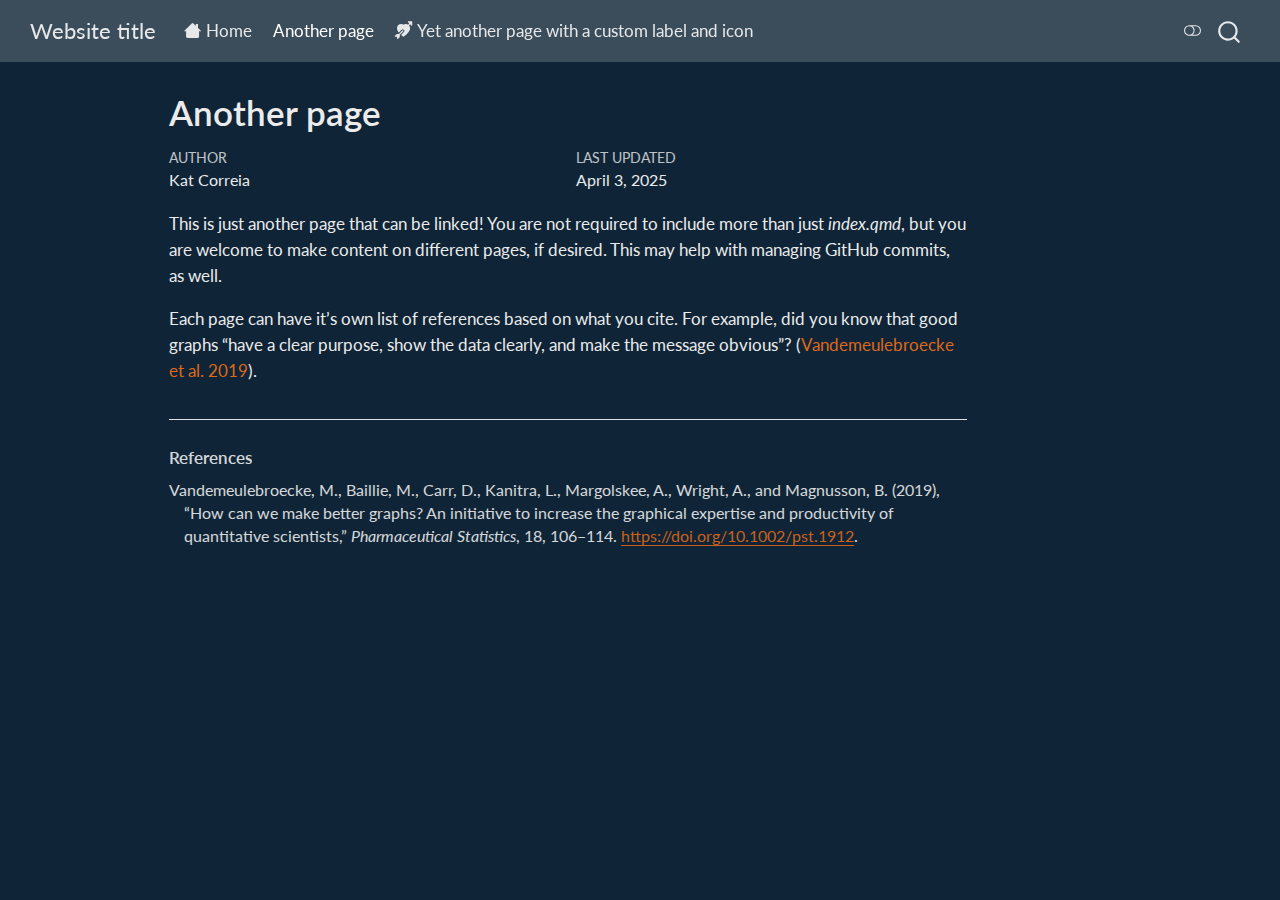
<file: docs/another-page.html>
<!DOCTYPE html>
<html xmlns="http://www.w3.org/1999/xhtml" lang="en" xml:lang="en"><head>

<meta charset="utf-8">
<meta name="generator" content="quarto-1.3.353">

<meta name="viewport" content="width=device-width, initial-scale=1.0, user-scalable=yes">

<meta name="author" content="Kat Correia">
<meta name="dcterms.date" content="2025-04-03">

<title>Website title - Another page</title>
<style>
code{white-space: pre-wrap;}
span.smallcaps{font-variant: small-caps;}
div.columns{display: flex; gap: min(4vw, 1.5em);}
div.column{flex: auto; overflow-x: auto;}
div.hanging-indent{margin-left: 1.5em; text-indent: -1.5em;}
ul.task-list{list-style: none;}
ul.task-list li input[type="checkbox"] {
  width: 0.8em;
  margin: 0 0.8em 0.2em -1em; /* quarto-specific, see https://github.com/quarto-dev/quarto-cli/issues/4556 */ 
  vertical-align: middle;
}
/* CSS for citations */
div.csl-bib-body { }
div.csl-entry {
  clear: both;
}
.hanging-indent div.csl-entry {
  margin-left:2em;
  text-indent:-2em;
}
div.csl-left-margin {
  min-width:2em;
  float:left;
}
div.csl-right-inline {
  margin-left:2em;
  padding-left:1em;
}
div.csl-indent {
  margin-left: 2em;
}</style>


<script src="site_libs/quarto-nav/quarto-nav.js"></script>
<script src="site_libs/quarto-nav/headroom.min.js"></script>
<script src="site_libs/clipboard/clipboard.min.js"></script>
<script src="site_libs/quarto-search/autocomplete.umd.js"></script>
<script src="site_libs/quarto-search/fuse.min.js"></script>
<script src="site_libs/quarto-search/quarto-search.js"></script>
<meta name="quarto:offset" content="./">
<script src="site_libs/quarto-html/quarto.js"></script>
<script src="site_libs/quarto-html/popper.min.js"></script>
<script src="site_libs/quarto-html/tippy.umd.min.js"></script>
<script src="site_libs/quarto-html/anchor.min.js"></script>
<link href="site_libs/quarto-html/tippy.css" rel="stylesheet">
<link href="site_libs/quarto-html/quarto-syntax-highlighting.css" rel="stylesheet" class="quarto-color-scheme" id="quarto-text-highlighting-styles">
<link href="site_libs/quarto-html/quarto-syntax-highlighting-dark.css" rel="prefetch" class="quarto-color-scheme quarto-color-alternate" id="quarto-text-highlighting-styles">
<script src="site_libs/bootstrap/bootstrap.min.js"></script>
<link href="site_libs/bootstrap/bootstrap-icons.css" rel="stylesheet">
<link href="site_libs/bootstrap/bootstrap.min.css" rel="stylesheet" class="quarto-color-scheme" id="quarto-bootstrap" data-mode="light">
<link href="site_libs/bootstrap/bootstrap-dark.min.css" rel="prefetch" class="quarto-color-scheme quarto-color-alternate" id="quarto-bootstrap" data-mode="dark">
<script id="quarto-search-options" type="application/json">{
  "location": "navbar",
  "copy-button": false,
  "collapse-after": 3,
  "panel-placement": "end",
  "type": "overlay",
  "limit": 20,
  "language": {
    "search-no-results-text": "No results",
    "search-matching-documents-text": "matching documents",
    "search-copy-link-title": "Copy link to search",
    "search-hide-matches-text": "Hide additional matches",
    "search-more-match-text": "more match in this document",
    "search-more-matches-text": "more matches in this document",
    "search-clear-button-title": "Clear",
    "search-detached-cancel-button-title": "Cancel",
    "search-submit-button-title": "Submit"
  }
}</script>


<link rel="stylesheet" href="styles.css">
</head>

<body class="nav-fixed">

<div id="quarto-search-results"></div>
  <header id="quarto-header" class="headroom fixed-top">
    <nav class="navbar navbar-expand-lg navbar-dark ">
      <div class="navbar-container container-fluid">
      <div class="navbar-brand-container">
    <a class="navbar-brand" href="./index.html">
    <span class="navbar-title">Website title</span>
    </a>
  </div>
            <div id="quarto-search" class="" title="Search"></div>
          <button class="navbar-toggler" type="button" data-bs-toggle="collapse" data-bs-target="#navbarCollapse" aria-controls="navbarCollapse" aria-expanded="false" aria-label="Toggle navigation" onclick="if (window.quartoToggleHeadroom) { window.quartoToggleHeadroom(); }">
  <span class="navbar-toggler-icon"></span>
</button>
          <div class="collapse navbar-collapse" id="navbarCollapse">
            <ul class="navbar-nav navbar-nav-scroll me-auto">
  <li class="nav-item">
    <a class="nav-link" href="./index.html" rel="" target=""><i class="bi bi-house" role="img">
</i> 
 <span class="menu-text">Home</span></a>
  </li>  
  <li class="nav-item">
    <a class="nav-link active" href="./another-page.html" rel="" target="" aria-current="page">
 <span class="menu-text">Another page</span></a>
  </li>  
  <li class="nav-item">
    <a class="nav-link" href="./yet-another-page.html" rel="" target=""><i class="bi bi-arrow-through-heart-fill" role="img">
</i> 
 <span class="menu-text">Yet another page with a custom label and icon</span></a>
  </li>  
</ul>
            <div class="quarto-navbar-tools ms-auto">
  <a href="" class="quarto-color-scheme-toggle quarto-navigation-tool  px-1" onclick="window.quartoToggleColorScheme(); return false;" title="Toggle dark mode"><i class="bi"></i></a>
</div>
          </div> <!-- /navcollapse -->
      </div> <!-- /container-fluid -->
    </nav>
</header>
<!-- content -->
<div id="quarto-content" class="quarto-container page-columns page-rows-contents page-layout-article page-navbar">
<!-- sidebar -->
<!-- margin-sidebar -->
    <div id="quarto-margin-sidebar" class="sidebar margin-sidebar">
        
    </div>
<!-- main -->
<main class="content" id="quarto-document-content">

<header id="title-block-header" class="quarto-title-block default">
<div class="quarto-title">
<h1 class="title">Another page</h1>
</div>



<div class="quarto-title-meta">

    <div>
    <div class="quarto-title-meta-heading">Author</div>
    <div class="quarto-title-meta-contents">
             <p>Kat Correia </p>
          </div>
  </div>
    
    <div>
    <div class="quarto-title-meta-heading">Last updated</div>
    <div class="quarto-title-meta-contents">
      <p class="date">April 3, 2025</p>
    </div>
  </div>
  
    
  </div>
  

</header>

<p>This is just another page that can be linked! You are not required to include more than just <em>index.qmd</em>, but you are welcome to make content on different pages, if desired. This may help with managing GitHub commits, as well.</p>
<p>Each page can have it’s own list of references based on what you cite. For example, did you know that good graphs “have a clear purpose, show the data clearly, and make the message obvious”? <span class="citation" data-cites="vandem2019">(<a href="#ref-vandem2019" role="doc-biblioref">Vandemeulebroecke et al. 2019</a>)</span>.</p>




<div id="quarto-appendix" class="default"><section class="quarto-appendix-contents" role="doc-bibliography"><h2 class="anchored quarto-appendix-heading">References</h2><div id="refs" class="references csl-bib-body hanging-indent" role="list">
<div id="ref-vandem2019" class="csl-entry" role="listitem">
Vandemeulebroecke, M., Baillie, M., Carr, D., Kanitra, L., Margolskee, A., Wright, A., and Magnusson, B. (2019), <span>“How can we make better graphs? An initiative to increase the graphical expertise and productivity of quantitative scientists,”</span> <em>Pharmaceutical Statistics</em>, 18, 106–114. <a href="https://doi.org/10.1002/pst.1912">https://doi.org/10.1002/pst.1912</a>.
</div>
</div></section></div></main> <!-- /main -->
<script id="quarto-html-after-body" type="application/javascript">
window.document.addEventListener("DOMContentLoaded", function (event) {
  const toggleBodyColorMode = (bsSheetEl) => {
    const mode = bsSheetEl.getAttribute("data-mode");
    const bodyEl = window.document.querySelector("body");
    if (mode === "dark") {
      bodyEl.classList.add("quarto-dark");
      bodyEl.classList.remove("quarto-light");
    } else {
      bodyEl.classList.add("quarto-light");
      bodyEl.classList.remove("quarto-dark");
    }
  }
  const toggleBodyColorPrimary = () => {
    const bsSheetEl = window.document.querySelector("link#quarto-bootstrap");
    if (bsSheetEl) {
      toggleBodyColorMode(bsSheetEl);
    }
  }
  toggleBodyColorPrimary();  
  const disableStylesheet = (stylesheets) => {
    for (let i=0; i < stylesheets.length; i++) {
      const stylesheet = stylesheets[i];
      stylesheet.rel = 'prefetch';
    }
  }
  const enableStylesheet = (stylesheets) => {
    for (let i=0; i < stylesheets.length; i++) {
      const stylesheet = stylesheets[i];
      stylesheet.rel = 'stylesheet';
    }
  }
  const manageTransitions = (selector, allowTransitions) => {
    const els = window.document.querySelectorAll(selector);
    for (let i=0; i < els.length; i++) {
      const el = els[i];
      if (allowTransitions) {
        el.classList.remove('notransition');
      } else {
        el.classList.add('notransition');
      }
    }
  }
  const toggleColorMode = (alternate) => {
    // Switch the stylesheets
    const alternateStylesheets = window.document.querySelectorAll('link.quarto-color-scheme.quarto-color-alternate');
    manageTransitions('#quarto-margin-sidebar .nav-link', false);
    if (alternate) {
      enableStylesheet(alternateStylesheets);
      for (const sheetNode of alternateStylesheets) {
        if (sheetNode.id === "quarto-bootstrap") {
          toggleBodyColorMode(sheetNode);
        }
      }
    } else {
      disableStylesheet(alternateStylesheets);
      toggleBodyColorPrimary();
    }
    manageTransitions('#quarto-margin-sidebar .nav-link', true);
    // Switch the toggles
    const toggles = window.document.querySelectorAll('.quarto-color-scheme-toggle');
    for (let i=0; i < toggles.length; i++) {
      const toggle = toggles[i];
      if (toggle) {
        if (alternate) {
          toggle.classList.add("alternate");     
        } else {
          toggle.classList.remove("alternate");
        }
      }
    }
    // Hack to workaround the fact that safari doesn't
    // properly recolor the scrollbar when toggling (#1455)
    if (navigator.userAgent.indexOf('Safari') > 0 && navigator.userAgent.indexOf('Chrome') == -1) {
      manageTransitions("body", false);
      window.scrollTo(0, 1);
      setTimeout(() => {
        window.scrollTo(0, 0);
        manageTransitions("body", true);
      }, 40);  
    }
  }
  const isFileUrl = () => { 
    return window.location.protocol === 'file:';
  }
  const hasAlternateSentinel = () => {  
    let styleSentinel = getColorSchemeSentinel();
    if (styleSentinel !== null) {
      return styleSentinel === "alternate";
    } else {
      return false;
    }
  }
  const setStyleSentinel = (alternate) => {
    const value = alternate ? "alternate" : "default";
    if (!isFileUrl()) {
      window.localStorage.setItem("quarto-color-scheme", value);
    } else {
      localAlternateSentinel = value;
    }
  }
  const getColorSchemeSentinel = () => {
    if (!isFileUrl()) {
      const storageValue = window.localStorage.getItem("quarto-color-scheme");
      return storageValue != null ? storageValue : localAlternateSentinel;
    } else {
      return localAlternateSentinel;
    }
  }
  let localAlternateSentinel = 'default';
  // Dark / light mode switch
  window.quartoToggleColorScheme = () => {
    // Read the current dark / light value 
    let toAlternate = !hasAlternateSentinel();
    toggleColorMode(toAlternate);
    setStyleSentinel(toAlternate);
  };
  // Ensure there is a toggle, if there isn't float one in the top right
  if (window.document.querySelector('.quarto-color-scheme-toggle') === null) {
    const a = window.document.createElement('a');
    a.classList.add('top-right');
    a.classList.add('quarto-color-scheme-toggle');
    a.href = "";
    a.onclick = function() { try { window.quartoToggleColorScheme(); } catch {} return false; };
    const i = window.document.createElement("i");
    i.classList.add('bi');
    a.appendChild(i);
    window.document.body.appendChild(a);
  }
  // Switch to dark mode if need be
  if (hasAlternateSentinel()) {
    toggleColorMode(true);
  } else {
    toggleColorMode(false);
  }
  const icon = "";
  const anchorJS = new window.AnchorJS();
  anchorJS.options = {
    placement: 'right',
    icon: icon
  };
  anchorJS.add('.anchored');
  const isCodeAnnotation = (el) => {
    for (const clz of el.classList) {
      if (clz.startsWith('code-annotation-')) {                     
        return true;
      }
    }
    return false;
  }
  const clipboard = new window.ClipboardJS('.code-copy-button', {
    text: function(trigger) {
      const codeEl = trigger.previousElementSibling.cloneNode(true);
      for (const childEl of codeEl.children) {
        if (isCodeAnnotation(childEl)) {
          childEl.remove();
        }
      }
      return codeEl.innerText;
    }
  });
  clipboard.on('success', function(e) {
    // button target
    const button = e.trigger;
    // don't keep focus
    button.blur();
    // flash "checked"
    button.classList.add('code-copy-button-checked');
    var currentTitle = button.getAttribute("title");
    button.setAttribute("title", "Copied!");
    let tooltip;
    if (window.bootstrap) {
      button.setAttribute("data-bs-toggle", "tooltip");
      button.setAttribute("data-bs-placement", "left");
      button.setAttribute("data-bs-title", "Copied!");
      tooltip = new bootstrap.Tooltip(button, 
        { trigger: "manual", 
          customClass: "code-copy-button-tooltip",
          offset: [0, -8]});
      tooltip.show();    
    }
    setTimeout(function() {
      if (tooltip) {
        tooltip.hide();
        button.removeAttribute("data-bs-title");
        button.removeAttribute("data-bs-toggle");
        button.removeAttribute("data-bs-placement");
      }
      button.setAttribute("title", currentTitle);
      button.classList.remove('code-copy-button-checked');
    }, 1000);
    // clear code selection
    e.clearSelection();
  });
  function tippyHover(el, contentFn) {
    const config = {
      allowHTML: true,
      content: contentFn,
      maxWidth: 500,
      delay: 100,
      arrow: false,
      appendTo: function(el) {
          return el.parentElement;
      },
      interactive: true,
      interactiveBorder: 10,
      theme: 'quarto',
      placement: 'bottom-start'
    };
    window.tippy(el, config); 
  }
  const noterefs = window.document.querySelectorAll('a[role="doc-noteref"]');
  for (var i=0; i<noterefs.length; i++) {
    const ref = noterefs[i];
    tippyHover(ref, function() {
      // use id or data attribute instead here
      let href = ref.getAttribute('data-footnote-href') || ref.getAttribute('href');
      try { href = new URL(href).hash; } catch {}
      const id = href.replace(/^#\/?/, "");
      const note = window.document.getElementById(id);
      return note.innerHTML;
    });
  }
      let selectedAnnoteEl;
      const selectorForAnnotation = ( cell, annotation) => {
        let cellAttr = 'data-code-cell="' + cell + '"';
        let lineAttr = 'data-code-annotation="' +  annotation + '"';
        const selector = 'span[' + cellAttr + '][' + lineAttr + ']';
        return selector;
      }
      const selectCodeLines = (annoteEl) => {
        const doc = window.document;
        const targetCell = annoteEl.getAttribute("data-target-cell");
        const targetAnnotation = annoteEl.getAttribute("data-target-annotation");
        const annoteSpan = window.document.querySelector(selectorForAnnotation(targetCell, targetAnnotation));
        const lines = annoteSpan.getAttribute("data-code-lines").split(",");
        const lineIds = lines.map((line) => {
          return targetCell + "-" + line;
        })
        let top = null;
        let height = null;
        let parent = null;
        if (lineIds.length > 0) {
            //compute the position of the single el (top and bottom and make a div)
            const el = window.document.getElementById(lineIds[0]);
            top = el.offsetTop;
            height = el.offsetHeight;
            parent = el.parentElement.parentElement;
          if (lineIds.length > 1) {
            const lastEl = window.document.getElementById(lineIds[lineIds.length - 1]);
            const bottom = lastEl.offsetTop + lastEl.offsetHeight;
            height = bottom - top;
          }
          if (top !== null && height !== null && parent !== null) {
            // cook up a div (if necessary) and position it 
            let div = window.document.getElementById("code-annotation-line-highlight");
            if (div === null) {
              div = window.document.createElement("div");
              div.setAttribute("id", "code-annotation-line-highlight");
              div.style.position = 'absolute';
              parent.appendChild(div);
            }
            div.style.top = top - 2 + "px";
            div.style.height = height + 4 + "px";
            let gutterDiv = window.document.getElementById("code-annotation-line-highlight-gutter");
            if (gutterDiv === null) {
              gutterDiv = window.document.createElement("div");
              gutterDiv.setAttribute("id", "code-annotation-line-highlight-gutter");
              gutterDiv.style.position = 'absolute';
              const codeCell = window.document.getElementById(targetCell);
              const gutter = codeCell.querySelector('.code-annotation-gutter');
              gutter.appendChild(gutterDiv);
            }
            gutterDiv.style.top = top - 2 + "px";
            gutterDiv.style.height = height + 4 + "px";
          }
          selectedAnnoteEl = annoteEl;
        }
      };
      const unselectCodeLines = () => {
        const elementsIds = ["code-annotation-line-highlight", "code-annotation-line-highlight-gutter"];
        elementsIds.forEach((elId) => {
          const div = window.document.getElementById(elId);
          if (div) {
            div.remove();
          }
        });
        selectedAnnoteEl = undefined;
      };
      // Attach click handler to the DT
      const annoteDls = window.document.querySelectorAll('dt[data-target-cell]');
      for (const annoteDlNode of annoteDls) {
        annoteDlNode.addEventListener('click', (event) => {
          const clickedEl = event.target;
          if (clickedEl !== selectedAnnoteEl) {
            unselectCodeLines();
            const activeEl = window.document.querySelector('dt[data-target-cell].code-annotation-active');
            if (activeEl) {
              activeEl.classList.remove('code-annotation-active');
            }
            selectCodeLines(clickedEl);
            clickedEl.classList.add('code-annotation-active');
          } else {
            // Unselect the line
            unselectCodeLines();
            clickedEl.classList.remove('code-annotation-active');
          }
        });
      }
  const findCites = (el) => {
    const parentEl = el.parentElement;
    if (parentEl) {
      const cites = parentEl.dataset.cites;
      if (cites) {
        return {
          el,
          cites: cites.split(' ')
        };
      } else {
        return findCites(el.parentElement)
      }
    } else {
      return undefined;
    }
  };
  var bibliorefs = window.document.querySelectorAll('a[role="doc-biblioref"]');
  for (var i=0; i<bibliorefs.length; i++) {
    const ref = bibliorefs[i];
    const citeInfo = findCites(ref);
    if (citeInfo) {
      tippyHover(citeInfo.el, function() {
        var popup = window.document.createElement('div');
        citeInfo.cites.forEach(function(cite) {
          var citeDiv = window.document.createElement('div');
          citeDiv.classList.add('hanging-indent');
          citeDiv.classList.add('csl-entry');
          var biblioDiv = window.document.getElementById('ref-' + cite);
          if (biblioDiv) {
            citeDiv.innerHTML = biblioDiv.innerHTML;
          }
          popup.appendChild(citeDiv);
        });
        return popup.innerHTML;
      });
    }
  }
});
</script>
</div> <!-- /content -->



</body></html>
</file>
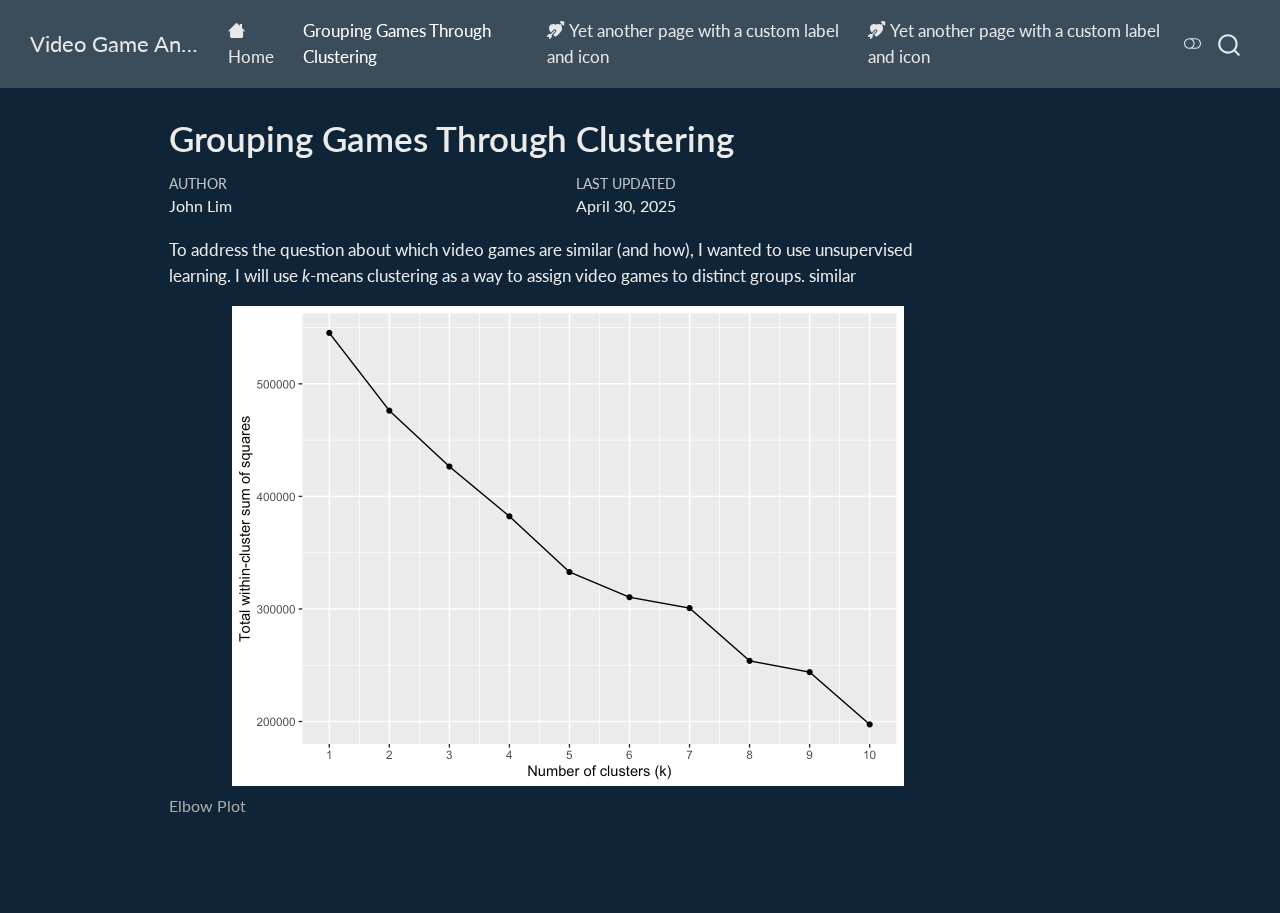
<file: docs/cluster-page.html>
<!DOCTYPE html>
<html xmlns="http://www.w3.org/1999/xhtml" lang="en" xml:lang="en"><head>

<meta charset="utf-8">
<meta name="generator" content="quarto-1.5.57">

<meta name="viewport" content="width=device-width, initial-scale=1.0, user-scalable=yes">

<meta name="author" content="John Lim">
<meta name="dcterms.date" content="2025-04-30">

<title>Grouping Games Through Clustering – Video Game Analysis</title>
<style>
code{white-space: pre-wrap;}
span.smallcaps{font-variant: small-caps;}
div.columns{display: flex; gap: min(4vw, 1.5em);}
div.column{flex: auto; overflow-x: auto;}
div.hanging-indent{margin-left: 1.5em; text-indent: -1.5em;}
ul.task-list{list-style: none;}
ul.task-list li input[type="checkbox"] {
  width: 0.8em;
  margin: 0 0.8em 0.2em -1em; /* quarto-specific, see https://github.com/quarto-dev/quarto-cli/issues/4556 */ 
  vertical-align: middle;
}
</style>


<script src="site_libs/quarto-nav/quarto-nav.js"></script>
<script src="site_libs/quarto-nav/headroom.min.js"></script>
<script src="site_libs/clipboard/clipboard.min.js"></script>
<script src="site_libs/quarto-search/autocomplete.umd.js"></script>
<script src="site_libs/quarto-search/fuse.min.js"></script>
<script src="site_libs/quarto-search/quarto-search.js"></script>
<meta name="quarto:offset" content="./">
<script src="site_libs/quarto-html/quarto.js"></script>
<script src="site_libs/quarto-html/popper.min.js"></script>
<script src="site_libs/quarto-html/tippy.umd.min.js"></script>
<script src="site_libs/quarto-html/anchor.min.js"></script>
<link href="site_libs/quarto-html/tippy.css" rel="stylesheet">
<link href="site_libs/quarto-html/quarto-syntax-highlighting.css" rel="stylesheet" class="quarto-color-scheme" id="quarto-text-highlighting-styles">
<link href="site_libs/quarto-html/quarto-syntax-highlighting-dark.css" rel="prefetch" class="quarto-color-scheme quarto-color-alternate" id="quarto-text-highlighting-styles">
<script src="site_libs/bootstrap/bootstrap.min.js"></script>
<link href="site_libs/bootstrap/bootstrap-icons.css" rel="stylesheet">
<link href="site_libs/bootstrap/bootstrap.min.css" rel="stylesheet" class="quarto-color-scheme" id="quarto-bootstrap" data-mode="light">
<link href="site_libs/bootstrap/bootstrap-dark.min.css" rel="prefetch" class="quarto-color-scheme quarto-color-alternate" id="quarto-bootstrap" data-mode="dark">
<script id="quarto-search-options" type="application/json">{
  "location": "navbar",
  "copy-button": false,
  "collapse-after": 3,
  "panel-placement": "end",
  "type": "overlay",
  "limit": 50,
  "keyboard-shortcut": [
    "f",
    "/",
    "s"
  ],
  "show-item-context": false,
  "language": {
    "search-no-results-text": "No results",
    "search-matching-documents-text": "matching documents",
    "search-copy-link-title": "Copy link to search",
    "search-hide-matches-text": "Hide additional matches",
    "search-more-match-text": "more match in this document",
    "search-more-matches-text": "more matches in this document",
    "search-clear-button-title": "Clear",
    "search-text-placeholder": "",
    "search-detached-cancel-button-title": "Cancel",
    "search-submit-button-title": "Submit",
    "search-label": "Search"
  }
}</script>


<link rel="stylesheet" href="styles.css">
</head>

<body class="nav-fixed">

<div id="quarto-search-results"></div>
  <header id="quarto-header" class="headroom fixed-top">
    <nav class="navbar navbar-expand-lg " data-bs-theme="dark">
      <div class="navbar-container container-fluid">
      <div class="navbar-brand-container mx-auto">
    <a class="navbar-brand" href="./index.html">
    <span class="navbar-title">Video Game Analysis</span>
    </a>
  </div>
            <div id="quarto-search" class="" title="Search"></div>
          <button class="navbar-toggler" type="button" data-bs-toggle="collapse" data-bs-target="#navbarCollapse" aria-controls="navbarCollapse" role="menu" aria-expanded="false" aria-label="Toggle navigation" onclick="if (window.quartoToggleHeadroom) { window.quartoToggleHeadroom(); }">
  <span class="navbar-toggler-icon"></span>
</button>
          <div class="collapse navbar-collapse" id="navbarCollapse">
            <ul class="navbar-nav navbar-nav-scroll me-auto">
  <li class="nav-item">
    <a class="nav-link" href="./index.html"> <i class="bi bi-house" role="img">
</i> 
<span class="menu-text">Home</span></a>
  </li>  
  <li class="nav-item">
    <a class="nav-link active" href="./cluster-page.html" aria-current="page"> 
<span class="menu-text">Grouping Games Through Clustering</span></a>
  </li>  
  <li class="nav-item">
    <a class="nav-link" href="./word-page.html"> <i class="bi bi-arrow-through-heart-fill" role="img">
</i> 
<span class="menu-text">Yet another page with a custom label and icon</span></a>
  </li>  
  <li class="nav-item">
    <a class="nav-link" href="./network-page.html"> <i class="bi bi-arrow-through-heart-fill" role="img">
</i> 
<span class="menu-text">Yet another page with a custom label and icon</span></a>
  </li>  
</ul>
          </div> <!-- /navcollapse -->
            <div class="quarto-navbar-tools">
  <a href="" class="quarto-color-scheme-toggle quarto-navigation-tool  px-1" onclick="window.quartoToggleColorScheme(); return false;" title="Toggle dark mode"><i class="bi"></i></a>
</div>
      </div> <!-- /container-fluid -->
    </nav>
</header>
<!-- content -->
<div id="quarto-content" class="quarto-container page-columns page-rows-contents page-layout-article page-navbar">
<!-- sidebar -->
<!-- margin-sidebar -->
    <div id="quarto-margin-sidebar" class="sidebar margin-sidebar zindex-bottom">
        
    </div>
<!-- main -->
<main class="content" id="quarto-document-content">

<header id="title-block-header" class="quarto-title-block default">
<div class="quarto-title">
<h1 class="title">Grouping Games Through Clustering</h1>
</div>



<div class="quarto-title-meta">

    <div>
    <div class="quarto-title-meta-heading">Author</div>
    <div class="quarto-title-meta-contents">
             <p>John Lim </p>
          </div>
  </div>
    
    <div>
    <div class="quarto-title-meta-heading">Last updated</div>
    <div class="quarto-title-meta-contents">
      <p class="date">April 30, 2025</p>
    </div>
  </div>
  
    
  </div>
  


</header>


<p>To address the question about which video games are similar (and how), I wanted to use unsupervised learning. I will use <em>k</em>-means clustering as a way to assign video games to distinct groups. similar</p>
<div class="cell">
<div class="cell-output-display">
<div class="quarto-figure quarto-figure-center">
<figure class="figure">
<p><img src="cluster-page_files/figure-html/elbow-plot-1.png" class="img-fluid figure-img" width="672"></p>
<figcaption>Elbow Plot</figcaption>
</figure>
</div>
</div>
</div>



</main> <!-- /main -->
<script id="quarto-html-after-body" type="application/javascript">
window.document.addEventListener("DOMContentLoaded", function (event) {
  const toggleBodyColorMode = (bsSheetEl) => {
    const mode = bsSheetEl.getAttribute("data-mode");
    const bodyEl = window.document.querySelector("body");
    if (mode === "dark") {
      bodyEl.classList.add("quarto-dark");
      bodyEl.classList.remove("quarto-light");
    } else {
      bodyEl.classList.add("quarto-light");
      bodyEl.classList.remove("quarto-dark");
    }
  }
  const toggleBodyColorPrimary = () => {
    const bsSheetEl = window.document.querySelector("link#quarto-bootstrap");
    if (bsSheetEl) {
      toggleBodyColorMode(bsSheetEl);
    }
  }
  toggleBodyColorPrimary();  
  const disableStylesheet = (stylesheets) => {
    for (let i=0; i < stylesheets.length; i++) {
      const stylesheet = stylesheets[i];
      stylesheet.rel = 'prefetch';
    }
  }
  const enableStylesheet = (stylesheets) => {
    for (let i=0; i < stylesheets.length; i++) {
      const stylesheet = stylesheets[i];
      stylesheet.rel = 'stylesheet';
    }
  }
  const manageTransitions = (selector, allowTransitions) => {
    const els = window.document.querySelectorAll(selector);
    for (let i=0; i < els.length; i++) {
      const el = els[i];
      if (allowTransitions) {
        el.classList.remove('notransition');
      } else {
        el.classList.add('notransition');
      }
    }
  }
  const toggleGiscusIfUsed = (isAlternate, darkModeDefault) => {
    const baseTheme = document.querySelector('#giscus-base-theme')?.value ?? 'light';
    const alternateTheme = document.querySelector('#giscus-alt-theme')?.value ?? 'dark';
    let newTheme = '';
    if(darkModeDefault) {
      newTheme = isAlternate ? baseTheme : alternateTheme;
    } else {
      newTheme = isAlternate ? alternateTheme : baseTheme;
    }
    const changeGiscusTheme = () => {
      // From: https://github.com/giscus/giscus/issues/336
      const sendMessage = (message) => {
        const iframe = document.querySelector('iframe.giscus-frame');
        if (!iframe) return;
        iframe.contentWindow.postMessage({ giscus: message }, 'https://giscus.app');
      }
      sendMessage({
        setConfig: {
          theme: newTheme
        }
      });
    }
    const isGiscussLoaded = window.document.querySelector('iframe.giscus-frame') !== null;
    if (isGiscussLoaded) {
      changeGiscusTheme();
    }
  }
  const toggleColorMode = (alternate) => {
    // Switch the stylesheets
    const alternateStylesheets = window.document.querySelectorAll('link.quarto-color-scheme.quarto-color-alternate');
    manageTransitions('#quarto-margin-sidebar .nav-link', false);
    if (alternate) {
      enableStylesheet(alternateStylesheets);
      for (const sheetNode of alternateStylesheets) {
        if (sheetNode.id === "quarto-bootstrap") {
          toggleBodyColorMode(sheetNode);
        }
      }
    } else {
      disableStylesheet(alternateStylesheets);
      toggleBodyColorPrimary();
    }
    manageTransitions('#quarto-margin-sidebar .nav-link', true);
    // Switch the toggles
    const toggles = window.document.querySelectorAll('.quarto-color-scheme-toggle');
    for (let i=0; i < toggles.length; i++) {
      const toggle = toggles[i];
      if (toggle) {
        if (alternate) {
          toggle.classList.add("alternate");     
        } else {
          toggle.classList.remove("alternate");
        }
      }
    }
    // Hack to workaround the fact that safari doesn't
    // properly recolor the scrollbar when toggling (#1455)
    if (navigator.userAgent.indexOf('Safari') > 0 && navigator.userAgent.indexOf('Chrome') == -1) {
      manageTransitions("body", false);
      window.scrollTo(0, 1);
      setTimeout(() => {
        window.scrollTo(0, 0);
        manageTransitions("body", true);
      }, 40);  
    }
  }
  const isFileUrl = () => { 
    return window.location.protocol === 'file:';
  }
  const hasAlternateSentinel = () => {  
    let styleSentinel = getColorSchemeSentinel();
    if (styleSentinel !== null) {
      return styleSentinel === "alternate";
    } else {
      return false;
    }
  }
  const setStyleSentinel = (alternate) => {
    const value = alternate ? "alternate" : "default";
    if (!isFileUrl()) {
      window.localStorage.setItem("quarto-color-scheme", value);
    } else {
      localAlternateSentinel = value;
    }
  }
  const getColorSchemeSentinel = () => {
    if (!isFileUrl()) {
      const storageValue = window.localStorage.getItem("quarto-color-scheme");
      return storageValue != null ? storageValue : localAlternateSentinel;
    } else {
      return localAlternateSentinel;
    }
  }
  const darkModeDefault = false;
  let localAlternateSentinel = darkModeDefault ? 'alternate' : 'default';
  // Dark / light mode switch
  window.quartoToggleColorScheme = () => {
    // Read the current dark / light value 
    let toAlternate = !hasAlternateSentinel();
    toggleColorMode(toAlternate);
    setStyleSentinel(toAlternate);
    toggleGiscusIfUsed(toAlternate, darkModeDefault);
  };
  // Ensure there is a toggle, if there isn't float one in the top right
  if (window.document.querySelector('.quarto-color-scheme-toggle') === null) {
    const a = window.document.createElement('a');
    a.classList.add('top-right');
    a.classList.add('quarto-color-scheme-toggle');
    a.href = "";
    a.onclick = function() { try { window.quartoToggleColorScheme(); } catch {} return false; };
    const i = window.document.createElement("i");
    i.classList.add('bi');
    a.appendChild(i);
    window.document.body.appendChild(a);
  }
  // Switch to dark mode if need be
  if (hasAlternateSentinel()) {
    toggleColorMode(true);
  } else {
    toggleColorMode(false);
  }
  const icon = "";
  const anchorJS = new window.AnchorJS();
  anchorJS.options = {
    placement: 'right',
    icon: icon
  };
  anchorJS.add('.anchored');
  const isCodeAnnotation = (el) => {
    for (const clz of el.classList) {
      if (clz.startsWith('code-annotation-')) {                     
        return true;
      }
    }
    return false;
  }
  const onCopySuccess = function(e) {
    // button target
    const button = e.trigger;
    // don't keep focus
    button.blur();
    // flash "checked"
    button.classList.add('code-copy-button-checked');
    var currentTitle = button.getAttribute("title");
    button.setAttribute("title", "Copied!");
    let tooltip;
    if (window.bootstrap) {
      button.setAttribute("data-bs-toggle", "tooltip");
      button.setAttribute("data-bs-placement", "left");
      button.setAttribute("data-bs-title", "Copied!");
      tooltip = new bootstrap.Tooltip(button, 
        { trigger: "manual", 
          customClass: "code-copy-button-tooltip",
          offset: [0, -8]});
      tooltip.show();    
    }
    setTimeout(function() {
      if (tooltip) {
        tooltip.hide();
        button.removeAttribute("data-bs-title");
        button.removeAttribute("data-bs-toggle");
        button.removeAttribute("data-bs-placement");
      }
      button.setAttribute("title", currentTitle);
      button.classList.remove('code-copy-button-checked');
    }, 1000);
    // clear code selection
    e.clearSelection();
  }
  const getTextToCopy = function(trigger) {
      const codeEl = trigger.previousElementSibling.cloneNode(true);
      for (const childEl of codeEl.children) {
        if (isCodeAnnotation(childEl)) {
          childEl.remove();
        }
      }
      return codeEl.innerText;
  }
  const clipboard = new window.ClipboardJS('.code-copy-button:not([data-in-quarto-modal])', {
    text: getTextToCopy
  });
  clipboard.on('success', onCopySuccess);
  if (window.document.getElementById('quarto-embedded-source-code-modal')) {
    // For code content inside modals, clipBoardJS needs to be initialized with a container option
    // TODO: Check when it could be a function (https://github.com/zenorocha/clipboard.js/issues/860)
    const clipboardModal = new window.ClipboardJS('.code-copy-button[data-in-quarto-modal]', {
      text: getTextToCopy,
      container: window.document.getElementById('quarto-embedded-source-code-modal')
    });
    clipboardModal.on('success', onCopySuccess);
  }
    var localhostRegex = new RegExp(/^(?:http|https):\/\/localhost\:?[0-9]*\//);
    var mailtoRegex = new RegExp(/^mailto:/);
      var filterRegex = new RegExp('/' + window.location.host + '/');
    var isInternal = (href) => {
        return filterRegex.test(href) || localhostRegex.test(href) || mailtoRegex.test(href);
    }
    // Inspect non-navigation links and adorn them if external
 	var links = window.document.querySelectorAll('a[href]:not(.nav-link):not(.navbar-brand):not(.toc-action):not(.sidebar-link):not(.sidebar-item-toggle):not(.pagination-link):not(.no-external):not([aria-hidden]):not(.dropdown-item):not(.quarto-navigation-tool):not(.about-link)');
    for (var i=0; i<links.length; i++) {
      const link = links[i];
      if (!isInternal(link.href)) {
        // undo the damage that might have been done by quarto-nav.js in the case of
        // links that we want to consider external
        if (link.dataset.originalHref !== undefined) {
          link.href = link.dataset.originalHref;
        }
      }
    }
  function tippyHover(el, contentFn, onTriggerFn, onUntriggerFn) {
    const config = {
      allowHTML: true,
      maxWidth: 500,
      delay: 100,
      arrow: false,
      appendTo: function(el) {
          return el.parentElement;
      },
      interactive: true,
      interactiveBorder: 10,
      theme: 'quarto',
      placement: 'bottom-start',
    };
    if (contentFn) {
      config.content = contentFn;
    }
    if (onTriggerFn) {
      config.onTrigger = onTriggerFn;
    }
    if (onUntriggerFn) {
      config.onUntrigger = onUntriggerFn;
    }
    window.tippy(el, config); 
  }
  const noterefs = window.document.querySelectorAll('a[role="doc-noteref"]');
  for (var i=0; i<noterefs.length; i++) {
    const ref = noterefs[i];
    tippyHover(ref, function() {
      // use id or data attribute instead here
      let href = ref.getAttribute('data-footnote-href') || ref.getAttribute('href');
      try { href = new URL(href).hash; } catch {}
      const id = href.replace(/^#\/?/, "");
      const note = window.document.getElementById(id);
      if (note) {
        return note.innerHTML;
      } else {
        return "";
      }
    });
  }
      let selectedAnnoteEl;
      const selectorForAnnotation = ( cell, annotation) => {
        let cellAttr = 'data-code-cell="' + cell + '"';
        let lineAttr = 'data-code-annotation="' +  annotation + '"';
        const selector = 'span[' + cellAttr + '][' + lineAttr + ']';
        return selector;
      }
      const selectCodeLines = (annoteEl) => {
        const doc = window.document;
        const targetCell = annoteEl.getAttribute("data-target-cell");
        const targetAnnotation = annoteEl.getAttribute("data-target-annotation");
        const annoteSpan = window.document.querySelector(selectorForAnnotation(targetCell, targetAnnotation));
        const lines = annoteSpan.getAttribute("data-code-lines").split(",");
        const lineIds = lines.map((line) => {
          return targetCell + "-" + line;
        })
        let top = null;
        let height = null;
        let parent = null;
        if (lineIds.length > 0) {
            //compute the position of the single el (top and bottom and make a div)
            const el = window.document.getElementById(lineIds[0]);
            top = el.offsetTop;
            height = el.offsetHeight;
            parent = el.parentElement.parentElement;
          if (lineIds.length > 1) {
            const lastEl = window.document.getElementById(lineIds[lineIds.length - 1]);
            const bottom = lastEl.offsetTop + lastEl.offsetHeight;
            height = bottom - top;
          }
          if (top !== null && height !== null && parent !== null) {
            // cook up a div (if necessary) and position it 
            let div = window.document.getElementById("code-annotation-line-highlight");
            if (div === null) {
              div = window.document.createElement("div");
              div.setAttribute("id", "code-annotation-line-highlight");
              div.style.position = 'absolute';
              parent.appendChild(div);
            }
            div.style.top = top - 2 + "px";
            div.style.height = height + 4 + "px";
            div.style.left = 0;
            let gutterDiv = window.document.getElementById("code-annotation-line-highlight-gutter");
            if (gutterDiv === null) {
              gutterDiv = window.document.createElement("div");
              gutterDiv.setAttribute("id", "code-annotation-line-highlight-gutter");
              gutterDiv.style.position = 'absolute';
              const codeCell = window.document.getElementById(targetCell);
              const gutter = codeCell.querySelector('.code-annotation-gutter');
              gutter.appendChild(gutterDiv);
            }
            gutterDiv.style.top = top - 2 + "px";
            gutterDiv.style.height = height + 4 + "px";
          }
          selectedAnnoteEl = annoteEl;
        }
      };
      const unselectCodeLines = () => {
        const elementsIds = ["code-annotation-line-highlight", "code-annotation-line-highlight-gutter"];
        elementsIds.forEach((elId) => {
          const div = window.document.getElementById(elId);
          if (div) {
            div.remove();
          }
        });
        selectedAnnoteEl = undefined;
      };
        // Handle positioning of the toggle
    window.addEventListener(
      "resize",
      throttle(() => {
        elRect = undefined;
        if (selectedAnnoteEl) {
          selectCodeLines(selectedAnnoteEl);
        }
      }, 10)
    );
    function throttle(fn, ms) {
    let throttle = false;
    let timer;
      return (...args) => {
        if(!throttle) { // first call gets through
            fn.apply(this, args);
            throttle = true;
        } else { // all the others get throttled
            if(timer) clearTimeout(timer); // cancel #2
            timer = setTimeout(() => {
              fn.apply(this, args);
              timer = throttle = false;
            }, ms);
        }
      };
    }
      // Attach click handler to the DT
      const annoteDls = window.document.querySelectorAll('dt[data-target-cell]');
      for (const annoteDlNode of annoteDls) {
        annoteDlNode.addEventListener('click', (event) => {
          const clickedEl = event.target;
          if (clickedEl !== selectedAnnoteEl) {
            unselectCodeLines();
            const activeEl = window.document.querySelector('dt[data-target-cell].code-annotation-active');
            if (activeEl) {
              activeEl.classList.remove('code-annotation-active');
            }
            selectCodeLines(clickedEl);
            clickedEl.classList.add('code-annotation-active');
          } else {
            // Unselect the line
            unselectCodeLines();
            clickedEl.classList.remove('code-annotation-active');
          }
        });
      }
  const findCites = (el) => {
    const parentEl = el.parentElement;
    if (parentEl) {
      const cites = parentEl.dataset.cites;
      if (cites) {
        return {
          el,
          cites: cites.split(' ')
        };
      } else {
        return findCites(el.parentElement)
      }
    } else {
      return undefined;
    }
  };
  var bibliorefs = window.document.querySelectorAll('a[role="doc-biblioref"]');
  for (var i=0; i<bibliorefs.length; i++) {
    const ref = bibliorefs[i];
    const citeInfo = findCites(ref);
    if (citeInfo) {
      tippyHover(citeInfo.el, function() {
        var popup = window.document.createElement('div');
        citeInfo.cites.forEach(function(cite) {
          var citeDiv = window.document.createElement('div');
          citeDiv.classList.add('hanging-indent');
          citeDiv.classList.add('csl-entry');
          var biblioDiv = window.document.getElementById('ref-' + cite);
          if (biblioDiv) {
            citeDiv.innerHTML = biblioDiv.innerHTML;
          }
          popup.appendChild(citeDiv);
        });
        return popup.innerHTML;
      });
    }
  }
});
</script>
</div> <!-- /content -->




</body></html>
</file>
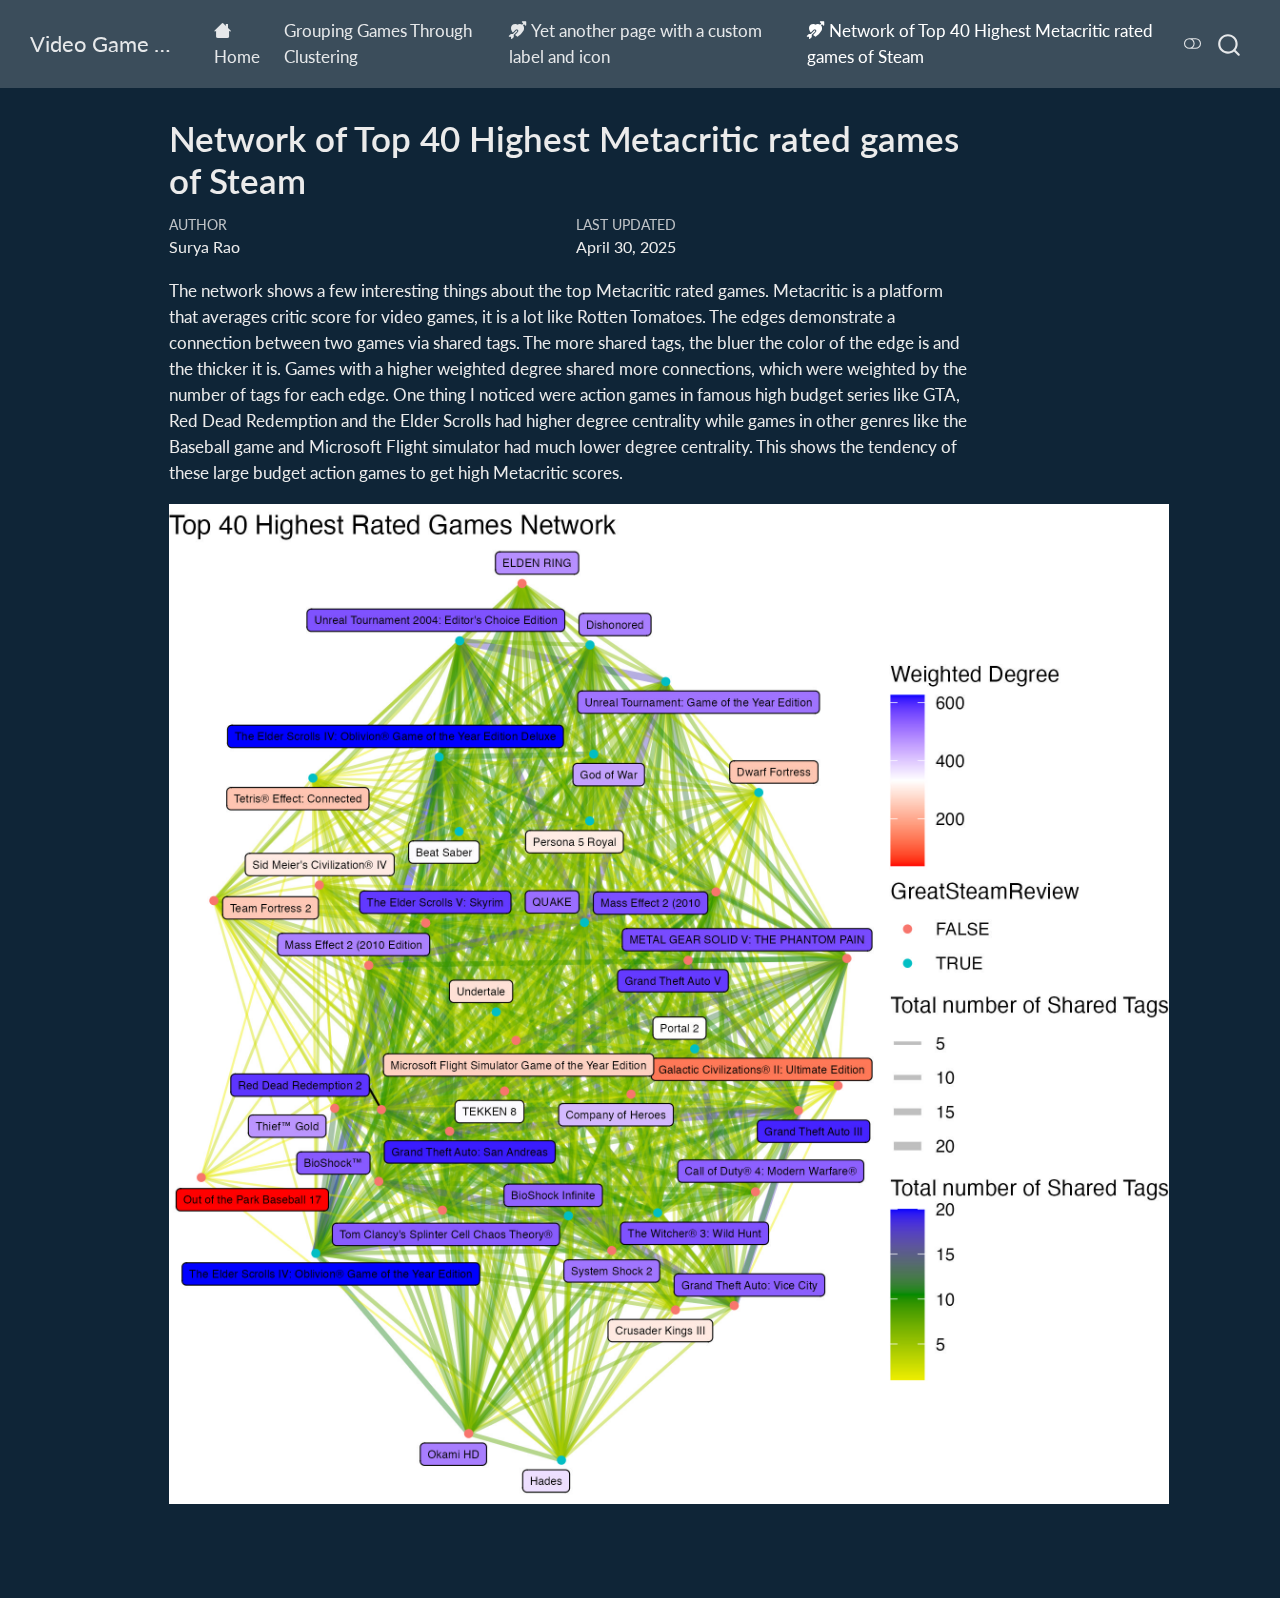
<file: docs/network-page.html>
<!DOCTYPE html>
<html xmlns="http://www.w3.org/1999/xhtml" lang="en" xml:lang="en"><head>

<meta charset="utf-8">
<meta name="generator" content="quarto-1.5.57">

<meta name="viewport" content="width=device-width, initial-scale=1.0, user-scalable=yes">

<meta name="author" content="Kat Correia">
<meta name="dcterms.date" content="2025-04-30">

<title>Another page – Video Game Analysis</title>
<style>
code{white-space: pre-wrap;}
span.smallcaps{font-variant: small-caps;}
div.columns{display: flex; gap: min(4vw, 1.5em);}
div.column{flex: auto; overflow-x: auto;}
div.hanging-indent{margin-left: 1.5em; text-indent: -1.5em;}
ul.task-list{list-style: none;}
ul.task-list li input[type="checkbox"] {
  width: 0.8em;
  margin: 0 0.8em 0.2em -1em; /* quarto-specific, see https://github.com/quarto-dev/quarto-cli/issues/4556 */ 
  vertical-align: middle;
}
/* CSS for citations */
div.csl-bib-body { }
div.csl-entry {
  clear: both;
  margin-bottom: 0em;
}
.hanging-indent div.csl-entry {
  margin-left:2em;
  text-indent:-2em;
}
div.csl-left-margin {
  min-width:2em;
  float:left;
}
div.csl-right-inline {
  margin-left:2em;
  padding-left:1em;
}
div.csl-indent {
  margin-left: 2em;
}</style>


<script src="site_libs/quarto-nav/quarto-nav.js"></script>
<script src="site_libs/quarto-nav/headroom.min.js"></script>
<script src="site_libs/clipboard/clipboard.min.js"></script>
<script src="site_libs/quarto-search/autocomplete.umd.js"></script>
<script src="site_libs/quarto-search/fuse.min.js"></script>
<script src="site_libs/quarto-search/quarto-search.js"></script>
<meta name="quarto:offset" content="./">
<script src="site_libs/quarto-html/quarto.js"></script>
<script src="site_libs/quarto-html/popper.min.js"></script>
<script src="site_libs/quarto-html/tippy.umd.min.js"></script>
<script src="site_libs/quarto-html/anchor.min.js"></script>
<link href="site_libs/quarto-html/tippy.css" rel="stylesheet">
<link href="site_libs/quarto-html/quarto-syntax-highlighting.css" rel="stylesheet" class="quarto-color-scheme" id="quarto-text-highlighting-styles">
<link href="site_libs/quarto-html/quarto-syntax-highlighting-dark.css" rel="prefetch" class="quarto-color-scheme quarto-color-alternate" id="quarto-text-highlighting-styles">
<script src="site_libs/bootstrap/bootstrap.min.js"></script>
<link href="site_libs/bootstrap/bootstrap-icons.css" rel="stylesheet">
<link href="site_libs/bootstrap/bootstrap.min.css" rel="stylesheet" class="quarto-color-scheme" id="quarto-bootstrap" data-mode="light">
<link href="site_libs/bootstrap/bootstrap-dark.min.css" rel="prefetch" class="quarto-color-scheme quarto-color-alternate" id="quarto-bootstrap" data-mode="dark">
<script id="quarto-search-options" type="application/json">{
  "location": "navbar",
  "copy-button": false,
  "collapse-after": 3,
  "panel-placement": "end",
  "type": "overlay",
  "limit": 50,
  "keyboard-shortcut": [
    "f",
    "/",
    "s"
  ],
  "show-item-context": false,
  "language": {
    "search-no-results-text": "No results",
    "search-matching-documents-text": "matching documents",
    "search-copy-link-title": "Copy link to search",
    "search-hide-matches-text": "Hide additional matches",
    "search-more-match-text": "more match in this document",
    "search-more-matches-text": "more matches in this document",
    "search-clear-button-title": "Clear",
    "search-text-placeholder": "",
    "search-detached-cancel-button-title": "Cancel",
    "search-submit-button-title": "Submit",
    "search-label": "Search"
  }
}</script>


<link rel="stylesheet" href="styles.css">
</head>

<body class="nav-fixed">

<div id="quarto-search-results"></div>
  <header id="quarto-header" class="headroom fixed-top">
    <nav class="navbar navbar-expand-lg " data-bs-theme="dark">
      <div class="navbar-container container-fluid">
      <div class="navbar-brand-container mx-auto">
    <a class="navbar-brand" href="./index.html">
    <span class="navbar-title">Video Game Analysis</span>
    </a>
  </div>
            <div id="quarto-search" class="" title="Search"></div>
          <button class="navbar-toggler" type="button" data-bs-toggle="collapse" data-bs-target="#navbarCollapse" aria-controls="navbarCollapse" role="menu" aria-expanded="false" aria-label="Toggle navigation" onclick="if (window.quartoToggleHeadroom) { window.quartoToggleHeadroom(); }">
  <span class="navbar-toggler-icon"></span>
</button>
          <div class="collapse navbar-collapse" id="navbarCollapse">
            <ul class="navbar-nav navbar-nav-scroll me-auto">
  <li class="nav-item">
    <a class="nav-link" href="./index.html"> <i class="bi bi-house" role="img">
</i> 
<span class="menu-text">Home</span></a>
  </li>  
  <li class="nav-item">
    <a class="nav-link" href="./cluster-page.html"> 
<span class="menu-text">Grouping Games Through Clustering</span></a>
  </li>  
  <li class="nav-item">
    <a class="nav-link" href="./word-page.html"> <i class="bi bi-arrow-through-heart-fill" role="img">
</i> 
<span class="menu-text">Yet another page with a custom label and icon</span></a>
  </li>  
  <li class="nav-item">
    <a class="nav-link active" href="./network-page.html" aria-current="page"> <i class="bi bi-arrow-through-heart-fill" role="img">
</i> 
<span class="menu-text">Network of Top 40 Highest Metacritic rated games of Steam</span></a>
  </li>  
</ul>
          </div> <!-- /navcollapse -->
            <div class="quarto-navbar-tools">
  <a href="" class="quarto-color-scheme-toggle quarto-navigation-tool  px-1" onclick="window.quartoToggleColorScheme(); return false;" title="Toggle dark mode"><i class="bi"></i></a>
</div>
      </div> <!-- /container-fluid -->
    </nav>
</header>
<!-- content -->
<div id="quarto-content" class="quarto-container page-columns page-rows-contents page-layout-article page-navbar">
<!-- sidebar -->
<!-- margin-sidebar -->
    <div id="quarto-margin-sidebar" class="sidebar margin-sidebar zindex-bottom">
        
    </div>
<!-- main -->
<main class="content" id="quarto-document-content">

<header id="title-block-header" class="quarto-title-block default">
<div class="quarto-title">
<h1 class="title">Network of Top 40 Highest Metacritic rated games of Steam</h1>
</div>



<div class="quarto-title-meta">

    <div>
    <div class="quarto-title-meta-heading">Author</div>
    <div class="quarto-title-meta-contents">
             <p>Surya Rao </p>
          </div>
  </div>
    
    <div>
    <div class="quarto-title-meta-heading">Last updated</div>
    <div class="quarto-title-meta-contents">
      <p class="date">April 30, 2025</p>
    </div>
  </div>
  
    
  </div>
  


</header>


<title>Top 40 Steam Games by Metacritic Score, </title>
<p>The network shows a few interesting things about the top Metacritic rated games. Metacritic is a platform that averages critic score for video games, it is a lot like Rotten Tomatoes. The edges demonstrate a connection between two games via shared tags. The more shared tags, the bluer the color of the edge is and the thicker it is. Games with a higher weighted degree shared more connections, which were weighted by the number of tags for each edge. One thing I noticed were action games in famous high budget series like GTA, Red Dead Redemption and the Elder Scrolls had higher degree centrality while games in other genres like the Baseball game and Microsoft Flight simulator had much lower degree centrality. This shows the tendency of these large budget action games to get high Metacritic scores. </p>

<p><img src="images/networkg.jpg" width = 1000></p>


</div></section></div></main> <!-- /main -->
<script id="quarto-html-after-body" type="application/javascript">
window.document.addEventListener("DOMContentLoaded", function (event) {
  const toggleBodyColorMode = (bsSheetEl) => {
    const mode = bsSheetEl.getAttribute("data-mode");
    const bodyEl = window.document.querySelector("body");
    if (mode === "dark") {
      bodyEl.classList.add("quarto-dark");
      bodyEl.classList.remove("quarto-light");
    } else {
      bodyEl.classList.add("quarto-light");
      bodyEl.classList.remove("quarto-dark");
    }
  }
  const toggleBodyColorPrimary = () => {
    const bsSheetEl = window.document.querySelector("link#quarto-bootstrap");
    if (bsSheetEl) {
      toggleBodyColorMode(bsSheetEl);
    }
  }
  toggleBodyColorPrimary();  
  const disableStylesheet = (stylesheets) => {
    for (let i=0; i < stylesheets.length; i++) {
      const stylesheet = stylesheets[i];
      stylesheet.rel = 'prefetch';
    }
  }
  const enableStylesheet = (stylesheets) => {
    for (let i=0; i < stylesheets.length; i++) {
      const stylesheet = stylesheets[i];
      stylesheet.rel = 'stylesheet';
    }
  }
  const manageTransitions = (selector, allowTransitions) => {
    const els = window.document.querySelectorAll(selector);
    for (let i=0; i < els.length; i++) {
      const el = els[i];
      if (allowTransitions) {
        el.classList.remove('notransition');
      } else {
        el.classList.add('notransition');
      }
    }
  }
  const toggleGiscusIfUsed = (isAlternate, darkModeDefault) => {
    const baseTheme = document.querySelector('#giscus-base-theme')?.value ?? 'light';
    const alternateTheme = document.querySelector('#giscus-alt-theme')?.value ?? 'dark';
    let newTheme = '';
    if(darkModeDefault) {
      newTheme = isAlternate ? baseTheme : alternateTheme;
    } else {
      newTheme = isAlternate ? alternateTheme : baseTheme;
    }
    const changeGiscusTheme = () => {
      // From: https://github.com/giscus/giscus/issues/336
      const sendMessage = (message) => {
        const iframe = document.querySelector('iframe.giscus-frame');
        if (!iframe) return;
        iframe.contentWindow.postMessage({ giscus: message }, 'https://giscus.app');
      }
      sendMessage({
        setConfig: {
          theme: newTheme
        }
      });
    }
    const isGiscussLoaded = window.document.querySelector('iframe.giscus-frame') !== null;
    if (isGiscussLoaded) {
      changeGiscusTheme();
    }
  }
  const toggleColorMode = (alternate) => {
    // Switch the stylesheets
    const alternateStylesheets = window.document.querySelectorAll('link.quarto-color-scheme.quarto-color-alternate');
    manageTransitions('#quarto-margin-sidebar .nav-link', false);
    if (alternate) {
      enableStylesheet(alternateStylesheets);
      for (const sheetNode of alternateStylesheets) {
        if (sheetNode.id === "quarto-bootstrap") {
          toggleBodyColorMode(sheetNode);
        }
      }
    } else {
      disableStylesheet(alternateStylesheets);
      toggleBodyColorPrimary();
    }
    manageTransitions('#quarto-margin-sidebar .nav-link', true);
    // Switch the toggles
    const toggles = window.document.querySelectorAll('.quarto-color-scheme-toggle');
    for (let i=0; i < toggles.length; i++) {
      const toggle = toggles[i];
      if (toggle) {
        if (alternate) {
          toggle.classList.add("alternate");     
        } else {
          toggle.classList.remove("alternate");
        }
      }
    }
    // Hack to workaround the fact that safari doesn't
    // properly recolor the scrollbar when toggling (#1455)
    if (navigator.userAgent.indexOf('Safari') > 0 && navigator.userAgent.indexOf('Chrome') == -1) {
      manageTransitions("body", false);
      window.scrollTo(0, 1);
      setTimeout(() => {
        window.scrollTo(0, 0);
        manageTransitions("body", true);
      }, 40);  
    }
  }
  const isFileUrl = () => { 
    return window.location.protocol === 'file:';
  }
  const hasAlternateSentinel = () => {  
    let styleSentinel = getColorSchemeSentinel();
    if (styleSentinel !== null) {
      return styleSentinel === "alternate";
    } else {
      return false;
    }
  }
  const setStyleSentinel = (alternate) => {
    const value = alternate ? "alternate" : "default";
    if (!isFileUrl()) {
      window.localStorage.setItem("quarto-color-scheme", value);
    } else {
      localAlternateSentinel = value;
    }
  }
  const getColorSchemeSentinel = () => {
    if (!isFileUrl()) {
      const storageValue = window.localStorage.getItem("quarto-color-scheme");
      return storageValue != null ? storageValue : localAlternateSentinel;
    } else {
      return localAlternateSentinel;
    }
  }
  const darkModeDefault = false;
  let localAlternateSentinel = darkModeDefault ? 'alternate' : 'default';
  // Dark / light mode switch
  window.quartoToggleColorScheme = () => {
    // Read the current dark / light value 
    let toAlternate = !hasAlternateSentinel();
    toggleColorMode(toAlternate);
    setStyleSentinel(toAlternate);
    toggleGiscusIfUsed(toAlternate, darkModeDefault);
  };
  // Ensure there is a toggle, if there isn't float one in the top right
  if (window.document.querySelector('.quarto-color-scheme-toggle') === null) {
    const a = window.document.createElement('a');
    a.classList.add('top-right');
    a.classList.add('quarto-color-scheme-toggle');
    a.href = "";
    a.onclick = function() { try { window.quartoToggleColorScheme(); } catch {} return false; };
    const i = window.document.createElement("i");
    i.classList.add('bi');
    a.appendChild(i);
    window.document.body.appendChild(a);
  }
  // Switch to dark mode if need be
  if (hasAlternateSentinel()) {
    toggleColorMode(true);
  } else {
    toggleColorMode(false);
  }
  const icon = "";
  const anchorJS = new window.AnchorJS();
  anchorJS.options = {
    placement: 'right',
    icon: icon
  };
  anchorJS.add('.anchored');
  const isCodeAnnotation = (el) => {
    for (const clz of el.classList) {
      if (clz.startsWith('code-annotation-')) {                     
        return true;
      }
    }
    return false;
  }
  const onCopySuccess = function(e) {
    // button target
    const button = e.trigger;
    // don't keep focus
    button.blur();
    // flash "checked"
    button.classList.add('code-copy-button-checked');
    var currentTitle = button.getAttribute("title");
    button.setAttribute("title", "Copied!");
    let tooltip;
    if (window.bootstrap) {
      button.setAttribute("data-bs-toggle", "tooltip");
      button.setAttribute("data-bs-placement", "left");
      button.setAttribute("data-bs-title", "Copied!");
      tooltip = new bootstrap.Tooltip(button, 
        { trigger: "manual", 
          customClass: "code-copy-button-tooltip",
          offset: [0, -8]});
      tooltip.show();    
    }
    setTimeout(function() {
      if (tooltip) {
        tooltip.hide();
        button.removeAttribute("data-bs-title");
        button.removeAttribute("data-bs-toggle");
        button.removeAttribute("data-bs-placement");
      }
      button.setAttribute("title", currentTitle);
      button.classList.remove('code-copy-button-checked');
    }, 1000);
    // clear code selection
    e.clearSelection();
  }
  const getTextToCopy = function(trigger) {
      const codeEl = trigger.previousElementSibling.cloneNode(true);
      for (const childEl of codeEl.children) {
        if (isCodeAnnotation(childEl)) {
          childEl.remove();
        }
      }
      return codeEl.innerText;
  }
  const clipboard = new window.ClipboardJS('.code-copy-button:not([data-in-quarto-modal])', {
    text: getTextToCopy
  });
  clipboard.on('success', onCopySuccess);
  if (window.document.getElementById('quarto-embedded-source-code-modal')) {
    // For code content inside modals, clipBoardJS needs to be initialized with a container option
    // TODO: Check when it could be a function (https://github.com/zenorocha/clipboard.js/issues/860)
    const clipboardModal = new window.ClipboardJS('.code-copy-button[data-in-quarto-modal]', {
      text: getTextToCopy,
      container: window.document.getElementById('quarto-embedded-source-code-modal')
    });
    clipboardModal.on('success', onCopySuccess);
  }
    var localhostRegex = new RegExp(/^(?:http|https):\/\/localhost\:?[0-9]*\//);
    var mailtoRegex = new RegExp(/^mailto:/);
      var filterRegex = new RegExp('/' + window.location.host + '/');
    var isInternal = (href) => {
        return filterRegex.test(href) || localhostRegex.test(href) || mailtoRegex.test(href);
    }
    // Inspect non-navigation links and adorn them if external
 	var links = window.document.querySelectorAll('a[href]:not(.nav-link):not(.navbar-brand):not(.toc-action):not(.sidebar-link):not(.sidebar-item-toggle):not(.pagination-link):not(.no-external):not([aria-hidden]):not(.dropdown-item):not(.quarto-navigation-tool):not(.about-link)');
    for (var i=0; i<links.length; i++) {
      const link = links[i];
      if (!isInternal(link.href)) {
        // undo the damage that might have been done by quarto-nav.js in the case of
        // links that we want to consider external
        if (link.dataset.originalHref !== undefined) {
          link.href = link.dataset.originalHref;
        }
      }
    }
  function tippyHover(el, contentFn, onTriggerFn, onUntriggerFn) {
    const config = {
      allowHTML: true,
      maxWidth: 500,
      delay: 100,
      arrow: false,
      appendTo: function(el) {
          return el.parentElement;
      },
      interactive: true,
      interactiveBorder: 10,
      theme: 'quarto',
      placement: 'bottom-start',
    };
    if (contentFn) {
      config.content = contentFn;
    }
    if (onTriggerFn) {
      config.onTrigger = onTriggerFn;
    }
    if (onUntriggerFn) {
      config.onUntrigger = onUntriggerFn;
    }
    window.tippy(el, config); 
  }
  const noterefs = window.document.querySelectorAll('a[role="doc-noteref"]');
  for (var i=0; i<noterefs.length; i++) {
    const ref = noterefs[i];
    tippyHover(ref, function() {
      // use id or data attribute instead here
      let href = ref.getAttribute('data-footnote-href') || ref.getAttribute('href');
      try { href = new URL(href).hash; } catch {}
      const id = href.replace(/^#\/?/, "");
      const note = window.document.getElementById(id);
      if (note) {
        return note.innerHTML;
      } else {
        return "";
      }
    });
  }
      let selectedAnnoteEl;
      const selectorForAnnotation = ( cell, annotation) => {
        let cellAttr = 'data-code-cell="' + cell + '"';
        let lineAttr = 'data-code-annotation="' +  annotation + '"';
        const selector = 'span[' + cellAttr + '][' + lineAttr + ']';
        return selector;
      }
      const selectCodeLines = (annoteEl) => {
        const doc = window.document;
        const targetCell = annoteEl.getAttribute("data-target-cell");
        const targetAnnotation = annoteEl.getAttribute("data-target-annotation");
        const annoteSpan = window.document.querySelector(selectorForAnnotation(targetCell, targetAnnotation));
        const lines = annoteSpan.getAttribute("data-code-lines").split(",");
        const lineIds = lines.map((line) => {
          return targetCell + "-" + line;
        })
        let top = null;
        let height = null;
        let parent = null;
        if (lineIds.length > 0) {
            //compute the position of the single el (top and bottom and make a div)
            const el = window.document.getElementById(lineIds[0]);
            top = el.offsetTop;
            height = el.offsetHeight;
            parent = el.parentElement.parentElement;
          if (lineIds.length > 1) {
            const lastEl = window.document.getElementById(lineIds[lineIds.length - 1]);
            const bottom = lastEl.offsetTop + lastEl.offsetHeight;
            height = bottom - top;
          }
          if (top !== null && height !== null && parent !== null) {
            // cook up a div (if necessary) and position it 
            let div = window.document.getElementById("code-annotation-line-highlight");
            if (div === null) {
              div = window.document.createElement("div");
              div.setAttribute("id", "code-annotation-line-highlight");
              div.style.position = 'absolute';
              parent.appendChild(div);
            }
            div.style.top = top - 2 + "px";
            div.style.height = height + 4 + "px";
            div.style.left = 0;
            let gutterDiv = window.document.getElementById("code-annotation-line-highlight-gutter");
            if (gutterDiv === null) {
              gutterDiv = window.document.createElement("div");
              gutterDiv.setAttribute("id", "code-annotation-line-highlight-gutter");
              gutterDiv.style.position = 'absolute';
              const codeCell = window.document.getElementById(targetCell);
              const gutter = codeCell.querySelector('.code-annotation-gutter');
              gutter.appendChild(gutterDiv);
            }
            gutterDiv.style.top = top - 2 + "px";
            gutterDiv.style.height = height + 4 + "px";
          }
          selectedAnnoteEl = annoteEl;
        }
      };
      const unselectCodeLines = () => {
        const elementsIds = ["code-annotation-line-highlight", "code-annotation-line-highlight-gutter"];
        elementsIds.forEach((elId) => {
          const div = window.document.getElementById(elId);
          if (div) {
            div.remove();
          }
        });
        selectedAnnoteEl = undefined;
      };
        // Handle positioning of the toggle
    window.addEventListener(
      "resize",
      throttle(() => {
        elRect = undefined;
        if (selectedAnnoteEl) {
          selectCodeLines(selectedAnnoteEl);
        }
      }, 10)
    );
    function throttle(fn, ms) {
    let throttle = false;
    let timer;
      return (...args) => {
        if(!throttle) { // first call gets through
            fn.apply(this, args);
            throttle = true;
        } else { // all the others get throttled
            if(timer) clearTimeout(timer); // cancel #2
            timer = setTimeout(() => {
              fn.apply(this, args);
              timer = throttle = false;
            }, ms);
        }
      };
    }
      // Attach click handler to the DT
      const annoteDls = window.document.querySelectorAll('dt[data-target-cell]');
      for (const annoteDlNode of annoteDls) {
        annoteDlNode.addEventListener('click', (event) => {
          const clickedEl = event.target;
          if (clickedEl !== selectedAnnoteEl) {
            unselectCodeLines();
            const activeEl = window.document.querySelector('dt[data-target-cell].code-annotation-active');
            if (activeEl) {
              activeEl.classList.remove('code-annotation-active');
            }
            selectCodeLines(clickedEl);
            clickedEl.classList.add('code-annotation-active');
          } else {
            // Unselect the line
            unselectCodeLines();
            clickedEl.classList.remove('code-annotation-active');
          }
        });
      }
  const findCites = (el) => {
    const parentEl = el.parentElement;
    if (parentEl) {
      const cites = parentEl.dataset.cites;
      if (cites) {
        return {
          el,
          cites: cites.split(' ')
        };
      } else {
        return findCites(el.parentElement)
      }
    } else {
      return undefined;
    }
  };
  var bibliorefs = window.document.querySelectorAll('a[role="doc-biblioref"]');
  for (var i=0; i<bibliorefs.length; i++) {
    const ref = bibliorefs[i];
    const citeInfo = findCites(ref);
    if (citeInfo) {
      tippyHover(citeInfo.el, function() {
        var popup = window.document.createElement('div');
        citeInfo.cites.forEach(function(cite) {
          var citeDiv = window.document.createElement('div');
          citeDiv.classList.add('hanging-indent');
          citeDiv.classList.add('csl-entry');
          var biblioDiv = window.document.getElementById('ref-' + cite);
          if (biblioDiv) {
            citeDiv.innerHTML = biblioDiv.innerHTML;
          }
          popup.appendChild(citeDiv);
        });
        return popup.innerHTML;
      });
    }
  }
});
</script>
</div> <!-- /content -->




</body></html>
</file>
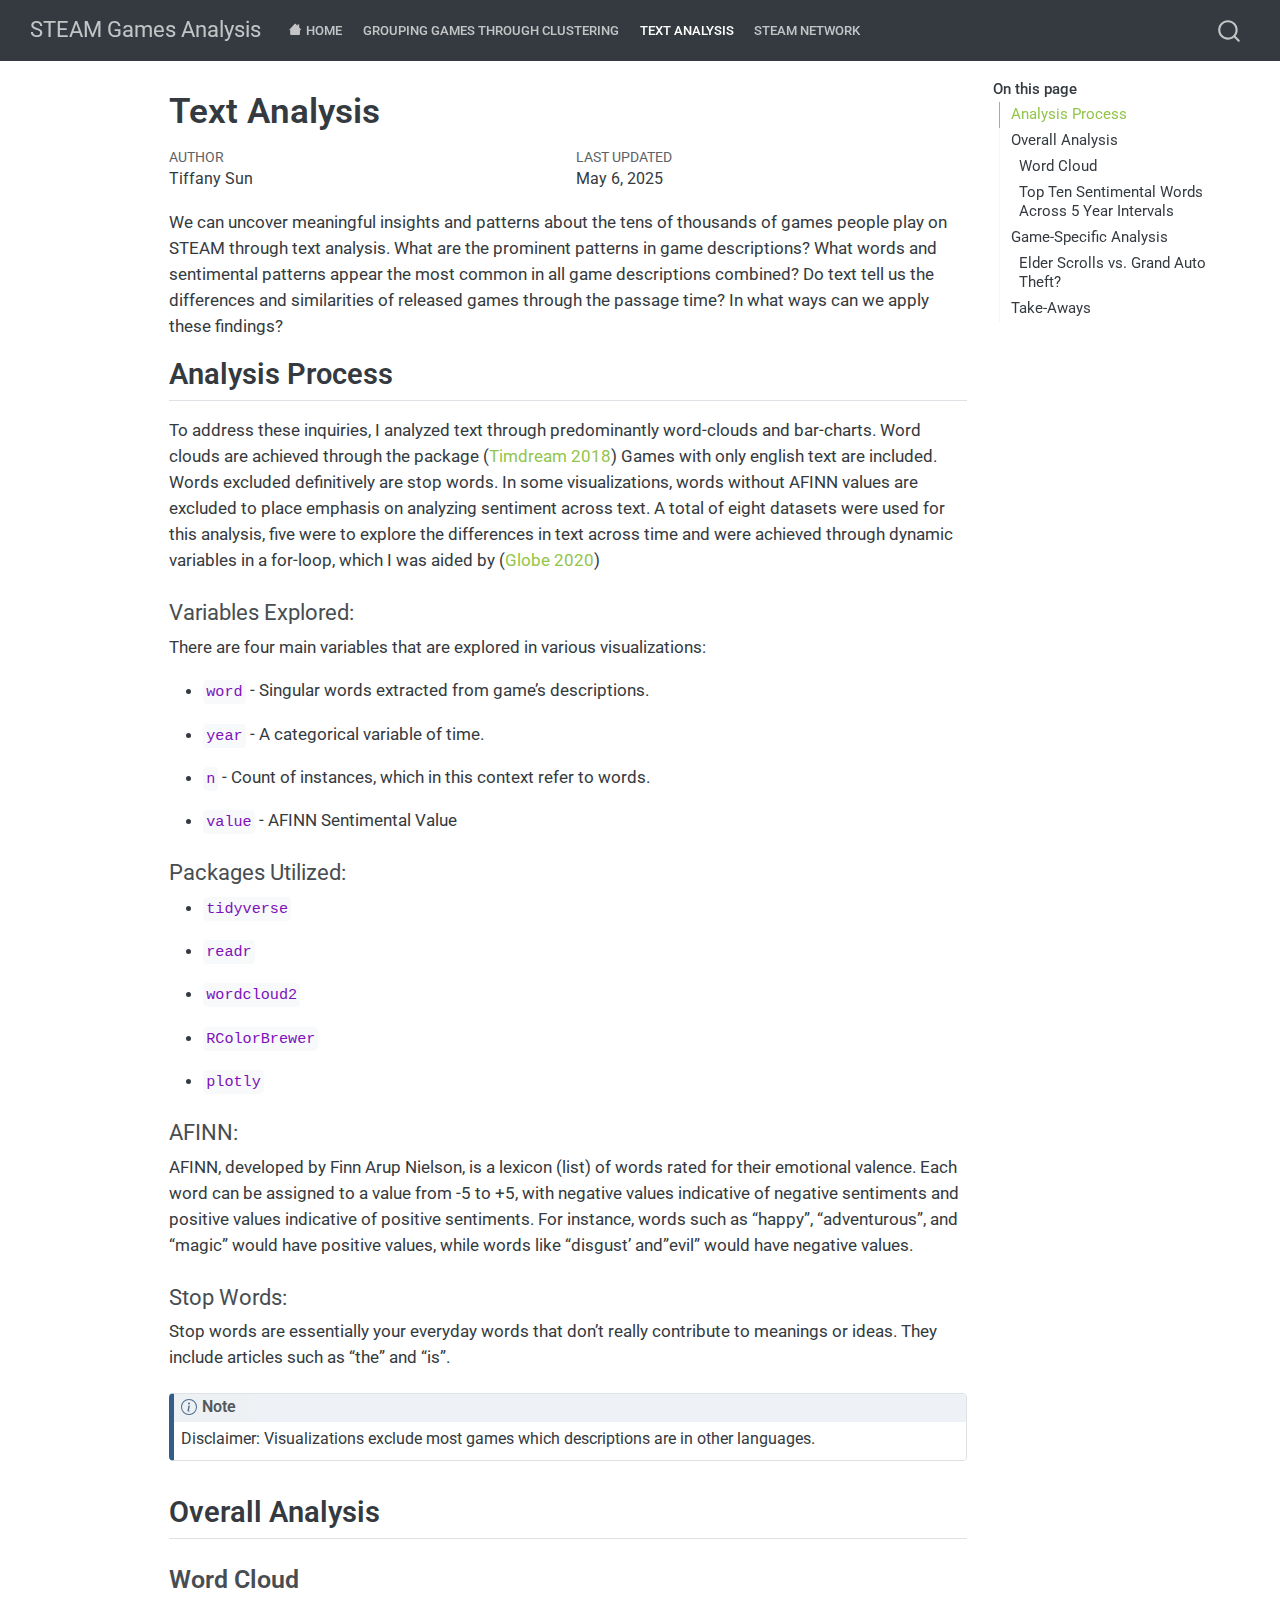
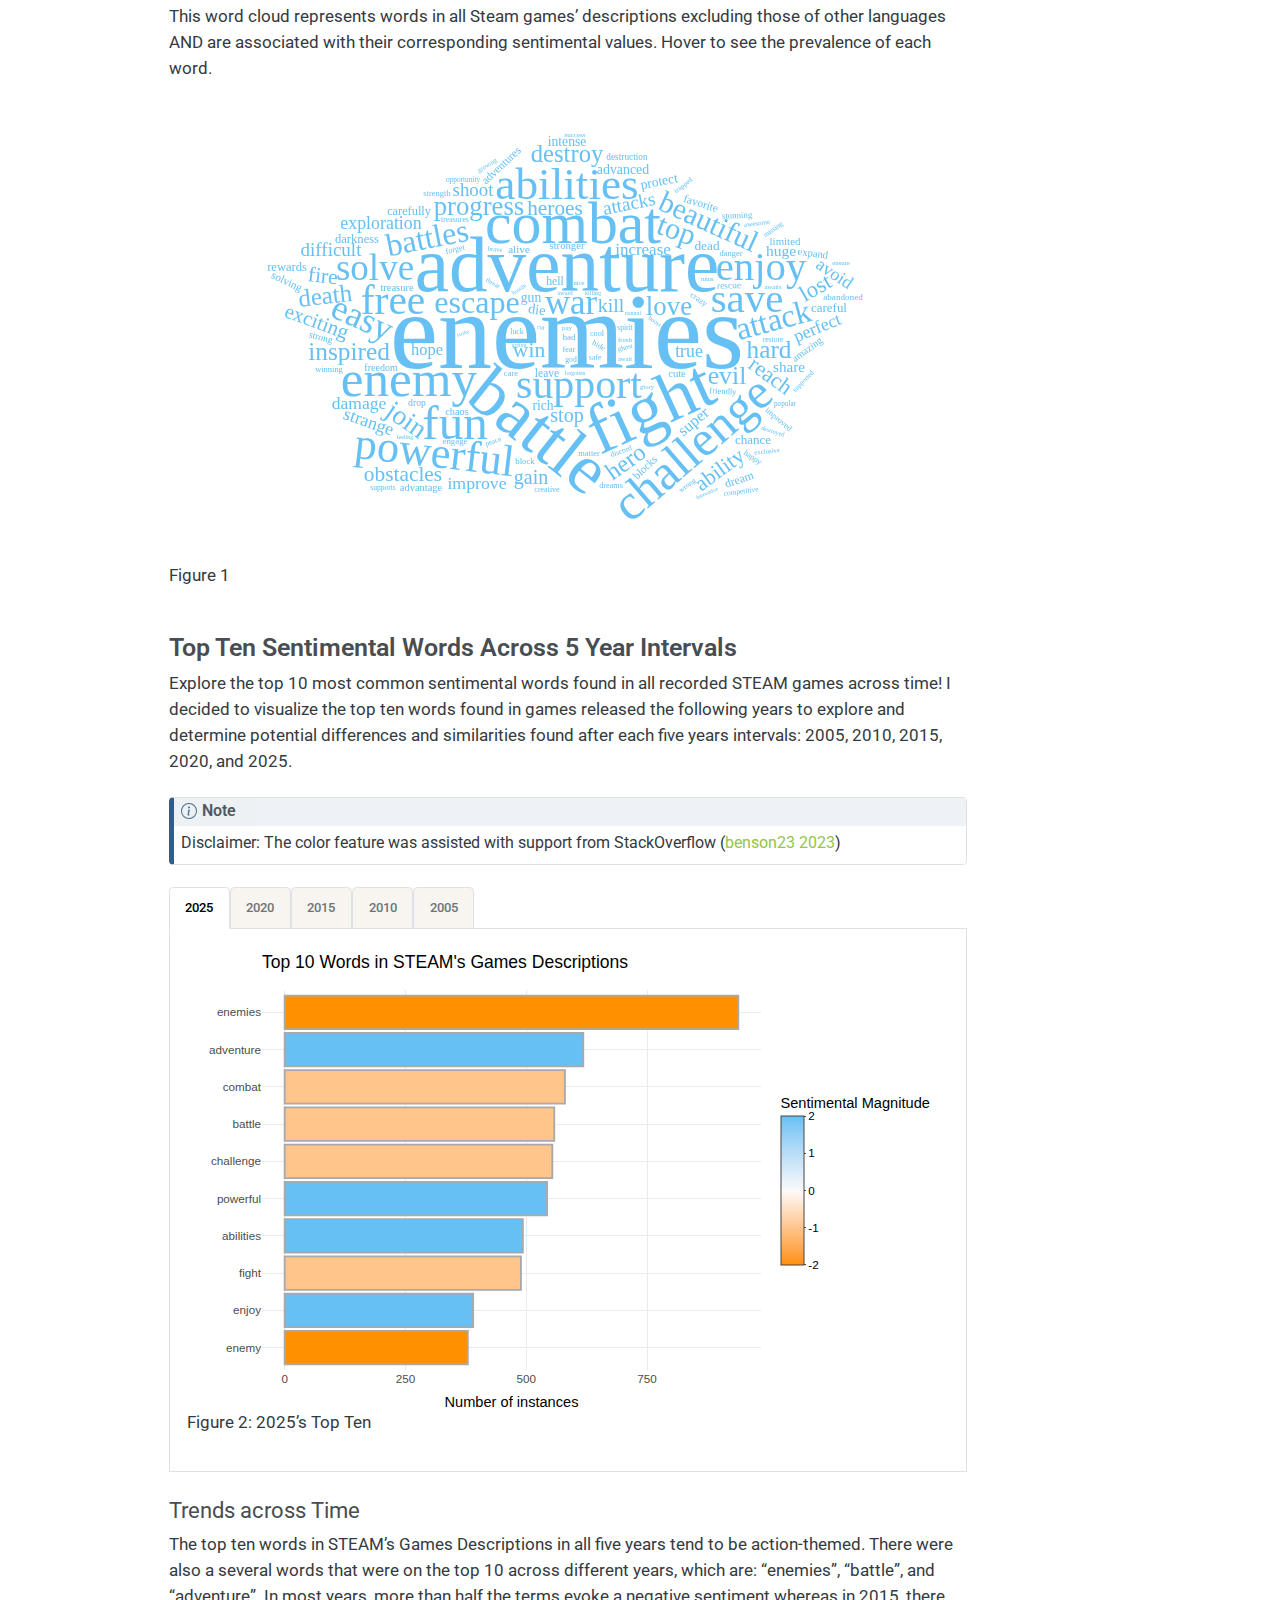
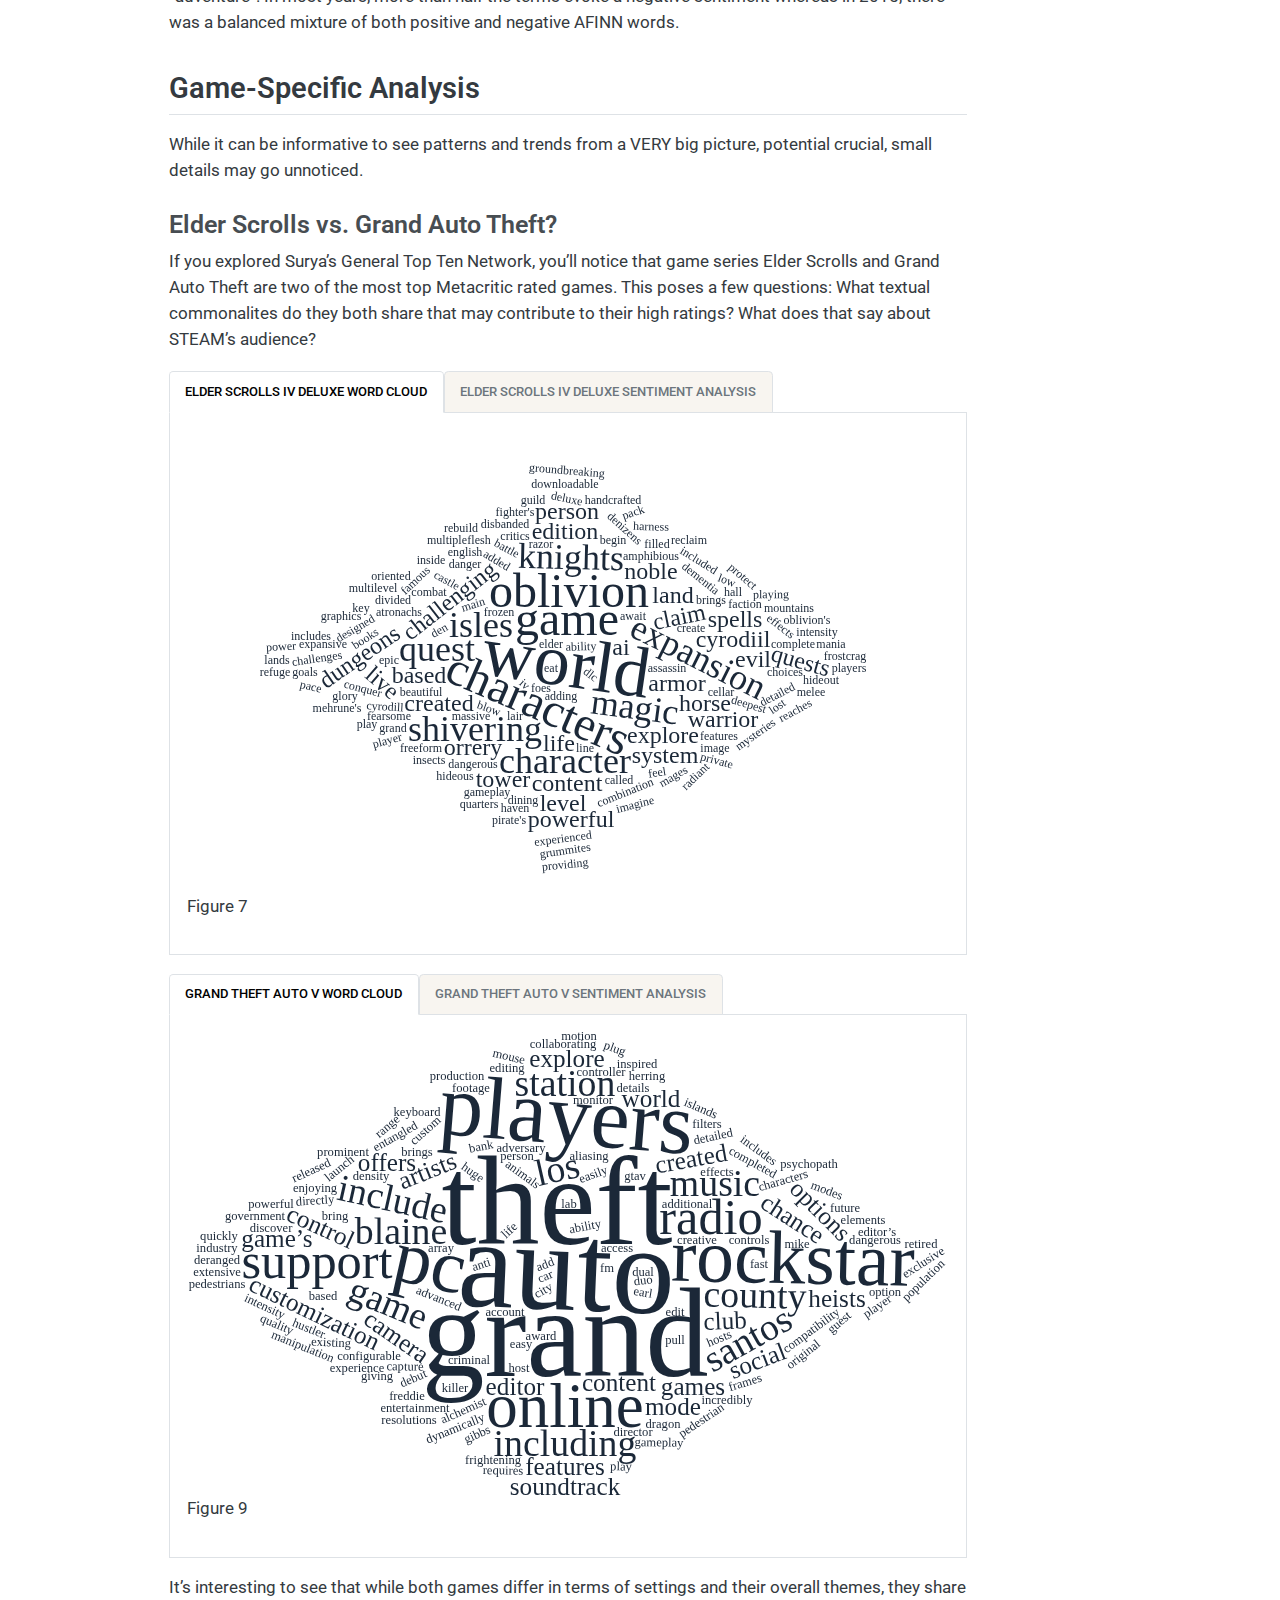
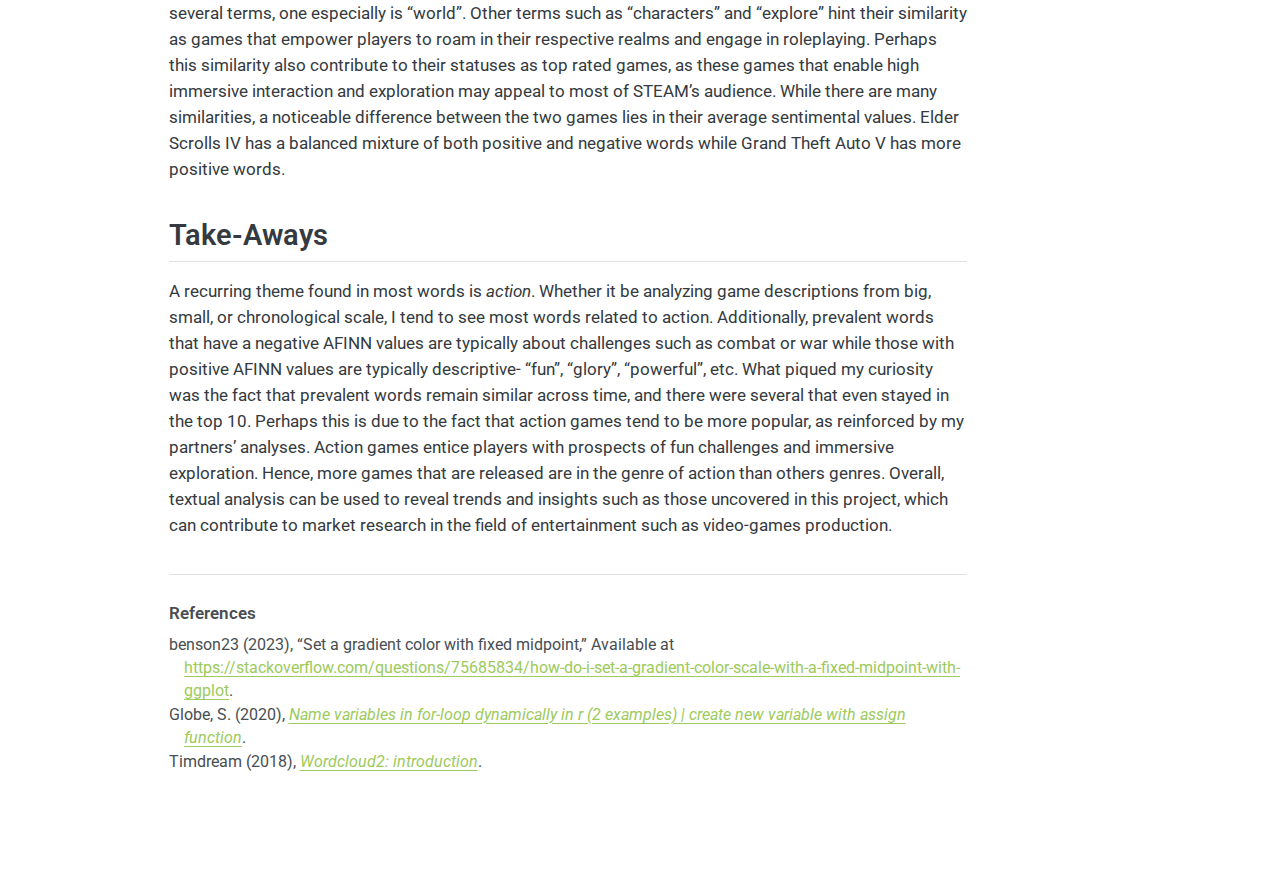
<file: docs/word-page.html>
<!DOCTYPE html>
<html xmlns="http://www.w3.org/1999/xhtml" lang="en" xml:lang="en"><head>

<meta charset="utf-8">
<meta name="generator" content="quarto-1.6.40">

<meta name="viewport" content="width=device-width, initial-scale=1.0, user-scalable=yes">

<meta name="author" content="Tiffany Sun">
<meta name="dcterms.date" content="2025-05-06">

<title>Text Analysis – STEAM Games Analysis</title>
<style>
code{white-space: pre-wrap;}
span.smallcaps{font-variant: small-caps;}
div.columns{display: flex; gap: min(4vw, 1.5em);}
div.column{flex: auto; overflow-x: auto;}
div.hanging-indent{margin-left: 1.5em; text-indent: -1.5em;}
ul.task-list{list-style: none;}
ul.task-list li input[type="checkbox"] {
  width: 0.8em;
  margin: 0 0.8em 0.2em -1em; /* quarto-specific, see https://github.com/quarto-dev/quarto-cli/issues/4556 */ 
  vertical-align: middle;
}
/* CSS for citations */
div.csl-bib-body { }
div.csl-entry {
  clear: both;
  margin-bottom: 0em;
}
.hanging-indent div.csl-entry {
  margin-left:2em;
  text-indent:-2em;
}
div.csl-left-margin {
  min-width:2em;
  float:left;
}
div.csl-right-inline {
  margin-left:2em;
  padding-left:1em;
}
div.csl-indent {
  margin-left: 2em;
}</style>


<script src="site_libs/quarto-nav/quarto-nav.js"></script>
<script src="site_libs/quarto-nav/headroom.min.js"></script>
<script src="site_libs/clipboard/clipboard.min.js"></script>
<script src="site_libs/quarto-search/autocomplete.umd.js"></script>
<script src="site_libs/quarto-search/fuse.min.js"></script>
<script src="site_libs/quarto-search/quarto-search.js"></script>
<meta name="quarto:offset" content="./">
<script src="site_libs/quarto-html/quarto.js"></script>
<script src="site_libs/quarto-html/popper.min.js"></script>
<script src="site_libs/quarto-html/tippy.umd.min.js"></script>
<script src="site_libs/quarto-html/anchor.min.js"></script>
<link href="site_libs/quarto-html/tippy.css" rel="stylesheet">
<link href="site_libs/quarto-html/quarto-syntax-highlighting-549806ee2085284f45b00abea8c6df48.css" rel="stylesheet" id="quarto-text-highlighting-styles">
<script src="site_libs/bootstrap/bootstrap.min.js"></script>
<link href="site_libs/bootstrap/bootstrap-icons.css" rel="stylesheet">
<link href="site_libs/bootstrap/bootstrap-cc77022d996eab22576f048050cd20e9.min.css" rel="stylesheet" append-hash="true" id="quarto-bootstrap" data-mode="light">
<script id="quarto-search-options" type="application/json">{
  "location": "navbar",
  "copy-button": false,
  "collapse-after": 3,
  "panel-placement": "end",
  "type": "overlay",
  "limit": 50,
  "keyboard-shortcut": [
    "f",
    "/",
    "s"
  ],
  "show-item-context": false,
  "language": {
    "search-no-results-text": "No results",
    "search-matching-documents-text": "matching documents",
    "search-copy-link-title": "Copy link to search",
    "search-hide-matches-text": "Hide additional matches",
    "search-more-match-text": "more match in this document",
    "search-more-matches-text": "more matches in this document",
    "search-clear-button-title": "Clear",
    "search-text-placeholder": "",
    "search-detached-cancel-button-title": "Cancel",
    "search-submit-button-title": "Submit",
    "search-label": "Search"
  }
}</script>
<link href="site_libs/htmltools-fill-0.5.8.1/fill.css" rel="stylesheet">
<script src="site_libs/htmlwidgets-1.6.4/htmlwidgets.js"></script>
<link href="site_libs/wordcloud2-0.0.1/wordcloud.css" rel="stylesheet">
<script src="site_libs/wordcloud2-0.0.1/wordcloud2-all.js"></script>
<script src="site_libs/wordcloud2-0.0.1/hover.js"></script>
<script src="site_libs/wordcloud2-binding-0.2.2/wordcloud2.js"></script>
<script src="site_libs/plotly-binding-4.10.4/plotly.js"></script>
<script src="site_libs/typedarray-0.1/typedarray.min.js"></script>
<script src="site_libs/jquery-3.5.1/jquery.min.js"></script>
<link href="site_libs/crosstalk-1.2.1/css/crosstalk.min.css" rel="stylesheet">
<script src="site_libs/crosstalk-1.2.1/js/crosstalk.min.js"></script>
<link href="site_libs/plotly-htmlwidgets-css-2.11.1/plotly-htmlwidgets.css" rel="stylesheet">
<script src="site_libs/plotly-main-2.11.1/plotly-latest.min.js"></script>


<link rel="stylesheet" href="styles.css">
</head>

<body class="nav-fixed">

<div id="quarto-search-results"></div>
  <header id="quarto-header" class="headroom fixed-top">
    <nav class="navbar navbar-expand-lg " data-bs-theme="dark">
      <div class="navbar-container container-fluid">
      <div class="navbar-brand-container mx-auto">
    <a class="navbar-brand" href="./index.html">
    <span class="navbar-title">STEAM Games Analysis</span>
    </a>
  </div>
            <div id="quarto-search" class="" title="Search"></div>
          <button class="navbar-toggler" type="button" data-bs-toggle="collapse" data-bs-target="#navbarCollapse" aria-controls="navbarCollapse" role="menu" aria-expanded="false" aria-label="Toggle navigation" onclick="if (window.quartoToggleHeadroom) { window.quartoToggleHeadroom(); }">
  <span class="navbar-toggler-icon"></span>
</button>
          <div class="collapse navbar-collapse" id="navbarCollapse">
            <ul class="navbar-nav navbar-nav-scroll me-auto">
  <li class="nav-item">
    <a class="nav-link" href="./index.html"> <i class="bi bi-house" role="img">
</i> 
<span class="menu-text">Home</span></a>
  </li>  
  <li class="nav-item">
    <a class="nav-link" href="./cluster-page.html"> 
<span class="menu-text">Grouping Games Through Clustering</span></a>
  </li>  
  <li class="nav-item">
    <a class="nav-link active" href="./word-page.html" aria-current="page"> 
<span class="menu-text">Text Analysis</span></a>
  </li>  
  <li class="nav-item">
    <a class="nav-link" href="./network-page.html"> 
<span class="menu-text">Steam Network</span></a>
  </li>  
</ul>
          </div> <!-- /navcollapse -->
            <div class="quarto-navbar-tools">
</div>
      </div> <!-- /container-fluid -->
    </nav>
</header>
<!-- content -->
<div id="quarto-content" class="quarto-container page-columns page-rows-contents page-layout-article page-navbar">
<!-- sidebar -->
<!-- margin-sidebar -->
    <div id="quarto-margin-sidebar" class="sidebar margin-sidebar">
        <nav id="TOC" role="doc-toc" class="toc-active" data-toc-expanded="99">
    <h2 id="toc-title">On this page</h2>
   
  <ul>
  <li><a href="#analysis-process" id="toc-analysis-process" class="nav-link active" data-scroll-target="#analysis-process">Analysis Process</a></li>
  <li><a href="#overall-analysis" id="toc-overall-analysis" class="nav-link" data-scroll-target="#overall-analysis">Overall Analysis</a>
  <ul class="collapse">
  <li><a href="#word-cloud" id="toc-word-cloud" class="nav-link" data-scroll-target="#word-cloud">Word Cloud</a></li>
  <li><a href="#top-ten-sentimental-words-across-5-year-intervals" id="toc-top-ten-sentimental-words-across-5-year-intervals" class="nav-link" data-scroll-target="#top-ten-sentimental-words-across-5-year-intervals">Top Ten Sentimental Words Across 5 Year Intervals</a></li>
  </ul></li>
  <li><a href="#game-specific-analysis" id="toc-game-specific-analysis" class="nav-link" data-scroll-target="#game-specific-analysis">Game-Specific Analysis</a>
  <ul class="collapse">
  <li><a href="#elder-scrolls-vs.-grand-auto-theft" id="toc-elder-scrolls-vs.-grand-auto-theft" class="nav-link" data-scroll-target="#elder-scrolls-vs.-grand-auto-theft">Elder Scrolls vs.&nbsp;Grand Auto Theft?</a></li>
  </ul></li>
  <li><a href="#take-aways" id="toc-take-aways" class="nav-link" data-scroll-target="#take-aways">Take-Aways</a></li>
  </ul>
</nav>
    </div>
<!-- main -->
<main class="content" id="quarto-document-content">

<header id="title-block-header" class="quarto-title-block default">
<div class="quarto-title">
<h1 class="title">Text Analysis</h1>
</div>



<div class="quarto-title-meta">

    <div>
    <div class="quarto-title-meta-heading">Author</div>
    <div class="quarto-title-meta-contents">
             <p>Tiffany Sun </p>
          </div>
  </div>
    
    <div>
    <div class="quarto-title-meta-heading">Last updated</div>
    <div class="quarto-title-meta-contents">
      <p class="date">May 6, 2025</p>
    </div>
  </div>
  
    
  </div>
  


</header>


<p>We can uncover meaningful insights and patterns about the tens of thousands of games people play on STEAM through text analysis. What are the prominent patterns in game descriptions? What words and sentimental patterns appear the most common in all game descriptions combined? Do text tell us the differences and similarities of released games through the passage time? In what ways can we apply these findings?</p>
<section id="analysis-process" class="level2">
<h2 class="anchored" data-anchor-id="analysis-process">Analysis Process</h2>
<p>To address these inquiries, I analyzed text through predominantly word-clouds and bar-charts. Word clouds are achieved through the package <span class="citation" data-cites="wordcloud2">(<a href="#ref-wordcloud2" role="doc-biblioref">Timdream 2018</a>)</span> Games with only english text are included. Words excluded definitively are stop words. In some visualizations, words without AFINN values are excluded to place emphasis on analyzing sentiment across text. A total of eight datasets were used for this analysis, five were to explore the differences in text across time and were achieved through dynamic variables in a for-loop, which I was aided by <span class="citation" data-cites="StatisticsGlobe">(<a href="#ref-StatisticsGlobe" role="doc-biblioref">Globe 2020</a>)</span></p>
<section id="variables-explored" class="level4">
<h4 class="anchored" data-anchor-id="variables-explored">Variables Explored:</h4>
<p>There are four main variables that are explored in various visualizations:</p>
<ul>
<li><p><code>word</code> - Singular words extracted from game’s descriptions.</p></li>
<li><p><code>year</code> - A categorical variable of time.</p></li>
<li><p><code>n</code> - Count of instances, which in this context refer to words.</p></li>
<li><p><code>value</code> - AFINN Sentimental Value</p></li>
</ul>
</section>
<section id="packages-utilized" class="level4">
<h4 class="anchored" data-anchor-id="packages-utilized">Packages Utilized:</h4>
<ul>
<li><p><code>tidyverse</code></p></li>
<li><p><code>readr</code></p></li>
<li><p><code>wordcloud2</code></p></li>
<li><p><code>RColorBrewer</code></p></li>
<li><p><code>plotly</code></p></li>
</ul>
</section>
<section id="afinn" class="level4">
<h4 class="anchored" data-anchor-id="afinn">AFINN:</h4>
<p>AFINN, developed by Finn Arup Nielson, is a lexicon (list) of words rated for their emotional valence. Each word can be assigned to a value from -5 to +5, with negative values indicative of negative sentiments and positive values indicative of positive sentiments. For instance, words such as “happy”, “adventurous”, and “magic” would have positive values, while words like “disgust’ and”evil” would have negative values.</p>
</section>
<section id="stop-words" class="level4">
<h4 class="anchored" data-anchor-id="stop-words">Stop Words:</h4>
<p>Stop words are essentially your everyday words that don’t really contribute to meanings or ideas. They include articles such as “the” and “is”.</p>
<div class="callout callout-style-default callout-note callout-titled">
<div class="callout-header d-flex align-content-center">
<div class="callout-icon-container">
<i class="callout-icon"></i>
</div>
<div class="callout-title-container flex-fill">
Note
</div>
</div>
<div class="callout-body-container callout-body">
<p>Disclaimer: Visualizations exclude most games which descriptions are in other languages.</p>
</div>
</div>
</section>
</section>
<section id="overall-analysis" class="level2">
<h2 class="anchored" data-anchor-id="overall-analysis">Overall Analysis</h2>
<section id="word-cloud" class="level3">
<h3 class="anchored" data-anchor-id="word-cloud">Word Cloud</h3>
<p>This word cloud represents words in all Steam games’ descriptions excluding those of other languages AND are associated with their corresponding sentimental values. Hover to see the prevalence of each word.</p>
<div class="cell fig-cap-location-bottom">
<div class="cell-output-display">
<div class="wordcloud2 html-widget html-fill-item" id="htmlwidget-8ccba399c016fdba09cc" style="width:100%;height:464px;"></div>
<script type="application/json" data-for="htmlwidget-8ccba399c016fdba09cc">{"x":{"word":["enemies","adventure","battle","fight","combat","enemy","challenge","fun","abilities","powerful","support","free","save","enjoy","solve","easy","war","escape","attack","battles","top","beautiful","join","love","progress","evil","inspired","hard","death","destroy","hero","lost","reach","ability","win","fire","obstacles","heroes","exciting","stop","gain","kill","attacks","difficult","shoot","avoid","strange","exploration","perfect","true","improve","damage","increase","hope","super","huge","share","die","advanced","gun","intense","rich","protect","dead","chance","careful","darkness","rewards","carefully","dream","hell","leave","favorite","adventures","alive","solving","blocks","limited","stronger","cute","expand","advantage","treasure","chaos","amazing","freedom","drop","strong","rescue","destruction","bad","abandoned","engage","stunning","block","crazy","care","friendly","danger","strength","matter","winning","improved","fear","cool","dreams","forget","happy","hide","creative","safe","treasures","luck","god","restore","discord","spirit","supports","competitive","wrong","opportunity","peace","popular","missing","pay","awesome","fresh","trapped","ghost","success","supported","ensure","exclusive","awaits","brave","nice","threat","glory","await","ruins","growing","boost","award","destroyed","cut","killing","active","feeling","hostile","natural","strike","forgotten","innovative","risk","reward","funny","grand","fit","vibrant","peaceful","broken","prepared","terrible","bomb","steal","falling","focused","straight","prevent","struggle","romance","devastating","worry","limits","fantastic","curse","warning","destroying","charming","crime","revenge","recommended","smart","haunted","clean","trust","sweet","successful","fallen","stuck","humor","murder","crash","conflict","madness","prison","killed","worth","wonderful","pretty","weird","apocalyptic","dedicated","capable","forced","fan","threats","drag","saved","relentless","slash","warfare","opportunities","beautifully","safety","offline","helping","hiding","crush","surviving","survivor","invite","beloved","trap","intricate","infected","vision","bizarre","determined","helps","fine","united","eerie","miss","excitement","chaotic","attacking","violence","empty","passive","terror","insane","assets","bright","mad","trouble","growth","pressure","clever","matters","wealth","secure","scary","fail","stolen","lurking","fascinating","pleasant","solution","breathtaking","defeated","hunger","solutions","harsh","weak","tension","rage","joy","reaching","calm","excellent","anti","haunting","strengthen","inspiration","awards","winner","courage","reaches","adorable","loved","losing","tired","wins","dodging","intelligent","rewarding","chances","effective","justice","perfectly","fame","hilarious","chilling","desperate","stamina","loss","worse","bloody","kills","increased","fulfill","desire","disaster","unstoppable","criminal","violent","responsible","shared","aggressive","doom","grant","safely","angry","cutting","fair","attacked","lucky","mistake","comedy","obstacle","helpful","lovely","comfortable","accept","strikes","rewarded","warm","mistakes","accident","likes","pain","worst","favor","improving","paradise","exhilarating","vicious","frantic","poor","strongest","tense","advantages","embrace","firing","impressive","conspiracy","charm","entertaining","ensuring","curious","disappeared","failure","recommend","ruin","waste","attract","fearsome","loyal","mess","afraid","supporting","ease","happiness","demand","won","crisis","bored","exploit","escaping","comfort","died","beating","benefits","accomplish","lonely","boosts","heroic","worthy","solved","relaxed","destructive","boring","havoc","silly","disappear","sophisticated","axe","demands","heaven","comprehensive","blind","gift","solid","glorious","lurk","victim","clash","torn","hopes","responsive","threatening","honor","cruel","darkest","faith","lurks","proud","positive","disturbing","significant","noble","daring","desired","gaining","failed","emergency","dirty","lobby","poison","aboard","faithful","humorous","struggling","collapse","threatens","meaningful","enchanted","gained","sick","reached","victims","demanding","effectively","resolve","suffering","alert","lack","hurt","pleasure","despair","criminals","suffer","warned","enjoying","robust","sabotage","promise","hate","shattered","brilliant","hides","struggles","laugh","tragic","superior","conflicts","jokes","survived","loose","soothing","revive","accidentally","panic","launched","suspects","dirt","wicked","healthy","wishes","horrible","extend","odd","defenders","mature","affected","gloomy","promises","sexy","passionate","adventurous","cry","stable","ominous","disasters","horrific","lively","ruined","threaten","charged","manipulation","negative","stopping","isolated","stops","whimsical","defender","immortal","encourage","suspicious","dread","blocking","protected","scare","stopped","tragedy","mercy","prisoners","anxiety","cheat","grants","shock","delight","improvement","benefit","betrayal","ambitious","excited","smile","greed","rebellion","grave","nasty","masterpiece","dear","risks","harm","bold","eager","error","frightening","luckily","outstanding","keen","elegant","ridiculous","collide","ignore","playful","yeah","illegal","suicide","cheerful","expands","greedy","menace","hoping","broke","collision","committed","desperately","furious","gains","guarantee","debt","fearless","awarded","granted","pesky","loving","myth","imprisoned","stupid","crushing","inspiring","diamond","favorites","celebrate","honest","scared","jewels","rob","sad","vulnerable","hesitate","shocking","cleared","gray","frenzy","triumph","invincible","weakness","murders","prisoner","anger","ill","oppressive","swift","catastrophe","trusted","asset","doubt","haunt","meditative","notorious","annoying","convince","distract","grey","illness","satisfied","fired","scream","calming","confused","nerves","barrier","insanity","impress","doomed","encourages","serene","devastated","humour","wealthy","cancel","suspect","delay","importance","manipulating","retreat","spark","cautious","energetic","highlight","marvel","shy","tears","loyalty","prosperous","expose","fails","grace","murderer","peril","charges","exposed","promote","threatened","troubles","fitness","visions","beaten","dire","frustration","inspire","legal","thwart","destroys","sneaky","ass","fake","obsessed","unstable","deception","fabulous","granting","lazy","severe","tranquil","troubled","confident","slam","vile","badass","blocked","restored","restoring","corpse","decisive","missed","obliterate","picturesque","amusement","errors","struck","confidence","accidents","boosting","collisions","betray","thoughtful","distress","fool","funky","catastrophic","swiftly","preventing","provoking","punish","lovable","smarter","accepted","drunk","injured","escapes","looming","assassination","rig","frustrating","useless","improves","dull","dreadful","failing","murderous","regret","trauma","commit","disappears","lowest","ugly","vigilant","admire","motivation","attractions","awaited","combats","damages","authority","confusing","injury","medal","adopt","burden","abandon","banish","devoted","innovation","lighthearted","crushed","fatigue","goodness","cuts","enjoys","unwanted","guilty","intact","joke","nuts","peacefully","nonsense","sentence","slick","bitter","dreaded","pray","superb","protects","generous","mindless","penalty","warmth","abducted","courageous","damn","dragged","jewel","reckless","remarkable","screaming","cares","kiss","rainy","rescued","strangely","aggression","encouraged","grief","masterpieces","miracle","wreck","awkward","cleaner","failures","stab","abuse","attracted","immune","inviting","promised","uncertain","proudly","restricted","wow","agree","blessing","damned","torture","disguise","cheer","joyful","betrayed","unfair","heartfelt","helpless","alarm","collapsed","distorted","influential","paradox","slashing","suck","shares","cheats","exhausted","questionable","shortage","brightness","accomplished","riot","heavenly","refuse","unmatched","appreciated","arrest","deceive","disturbed","breakthrough","praise","sunshine","celebrated","dumb","lag","laughs","unbelievable","badly","blame","enthusiastic","festive","frustrated","nervous","restless","worrying","attraction","enslaved","warnings","collapsing","distraction","unaware","disturb","guilt","entrusted","merry","poisoned","punished","sorrow","integrity","unified","vitality","amaze","bribe","disorder","screams","strengthening","uncomfortable","worried","looms","starve","extends","laughing","mandatory","moody","upset","worn","commitment","craziest","defenseless","indifferent","interrupted","convinced","glad","hates","misery","pretend","propaganda","arrested","awful","contend","excellence","haunts","hopeless","praised","relieve","stimulating","attracts","limitation","motivated","sincerely","affection","exploiting","respected","warn","accepting","fond","jolly","pleased","poverty","promoted","supporters","accused","hail","mischief","prevents","sarcastic","agreed","colliding","grateful","crying","imposing","unhappy","beauties","flagship","forgive","funeral","intrigues","prominent","starving","critics","discard","overload","solves","unsure","welcomes","accidental","hurts","sentences","sparkling","clarity","confuse","congratulations","deceit","interrupt","miserable","uneasy","distracted","doubts","dump","harmful","wishing","anxious","celebrating","disgusting","ha","jealous","secured","arrogant","bother","devastate","envy","agreement","bankrupt","disguised","exploits","rapture","suffers","vague","adopts","amazed","attracting","avoided","blockbuster","disputes","drown","forgiving","greeted","sadly","terribly","urgent","annoy","approval","shame","careless","dilemma","loser","smartest","swear","thrilled","anticipation","carefree","cruelty","fearful","restriction","stubborn","substantial","sucks","absorbed","accepts","bullying","captivated","questioning","weary","fulfilled","indestructible","wasted","crap","disastrous","resolved","approved","bully","competent","depressed","hapless","jesus","neglect","revered","riots","smiling","terrified","tortured","bliss","drowned","gloom","tops","disappointed","dubious","enraged","favors","hug","meaningless","polluted","steals","underestimate","banned","cherished","ethical","excuse","foolish","hid","marvelous","naive","robber","shit","agrees","appease","condemned","dislike","frightened","hated","optimistic","unclear","woo","admit","bargain","clears","hacked","impatient","regrets","wasting","abduction","disabling","emptiness","explorations","intimidating","restores","selfish","shocked","supportive","suspended","traumatic","controversial","criticism","inquisition","strengthened","stressed","apologize","ban","collapses","harmed","imposed","noisy","oppressed","powerless","prospects","slavery","avid","costly","fascinated","illnesses","impose","inconvenience","triumphant","yummy","cheers","enslave","honour","refused","bless","brightest","cancer","committing","dizzy","encouragement","landmark","rescues","scoop","significance","stunned","courtesy","cynical","dick","discarded","exposing","greet","splendid","stall","suicidal","suspected","appreciation","bore","cries","fraud","gross","insult","ruining","spirited","stimulate","delighted","injustice","irreversible","longing","manipulated","sentenced","boosted","celebrates","delights","expel","spam","terrorize","bastard","fortunate","hopeful","insignificant","tender","welcomed","avoids","crazier","deny","fearing","glamorous","irresistible","lunatic","marvels","poisons","supporter","totalitarian","yearning","bullied","disoriented","methodical","reject","smiles","stricken","undermine","alas","boldly","cheering","disappoint","impressed","inspires","melancholy","prospect","provoke","visionary","hardship","leak","motivate","neglected","poised","steadfast","swearing","astounding","conflicting","disadvantage","exclusion","exploited","messed","obsolete","rigorous","assassinations","cherish","deceived","drags","fools","honored","jerk","mock","pretending","unemployment","abusive","adequate","classy","constrained","disguises","dreary","invulnerable","pity","rejoice","shortages","trickery","achievable","bastards","discouraged","flop","inquisitive","murdering","positively","sincere","afflicted","compelled","cornered","crushes","depressing","desirable","dissatisfied","ignorance","irony","passively","protests","rejected","restrict","somber","sparkle","blurry","consent","daredevil","detention","favored","idiot","legally","slashes","tricked","worthless","brooding","comforts","disgraced","hailed","haters","hurting","inability","lonesome","perfected","praying","smog","treason","adores","clueless","demanded","detached","drained","engages","horrendous","intimidate","noob","offend","overlooked","scandal","timid","wronged","anguish","censored","collides","comforting","contender","demonstration","dispute","elegantly","esteemed","expelled","futile","hardy","interrupting","sparkles","terrific","annoyed","burdened","childish","denied","embarrassing","fright","mistaken","pathetic","promoting","remorse","strikers","struggled","cocky","contagion","contagious","discounted","disruption","entitled","inferior","ironic","liar","mourning","piss","promotes","adore","choke","deceitful","feeble","nifty","relieving","resolving","warns","abductions","admiring","cancelled","cheery","complain","deceiving","delayed","haha","insults","sympathy","terrorized","admired","blissful","critic","dearly","fondness","lol","maddening","protest","vulnerability","agonizing","cheaters","compassionate","condemn","coward","disruptive","fascist","hating","hopelessness","ignorant","intimidation","loom","puzzled","abused","avert","earnest","exaggerated","inconvenient","misleading","misunderstood","pressured","retained","strengthens","thorny","unhealthy","wtf","admitted","distressing","distrust","euphoria","excite","heartbreaking","humiliation","innovate","inspirational","sigh","suspend","swears","virtuous","accusations","audacious","bothered","brisk","enlightened","frustrate","fuck","ignores","obnoxious","prevented","provoked","revives","shocks","solemn","unjust","adored","burdens","defects","distorting","imperfect","incompetent","joyous","leaked","resolves","scandals","soothe","trembling","underestimated","willingness","admires","beautify","embarrassed","flees","gallant","hooligan","hooligans","misunderstanding","numb","rash","rejects","rigged","skeptical","stabbed","youthful","accusation","accuse","annoyance","bias","blamed","cheated","chic","cowardly","deadlock","defiant","disillusioned","distressed","dithering","dodgy","engrossed","envious","irrational","lame","laughed","motivating","optimism","shaky","spamming","stimulates","stupidly","substantially","violate","casualty","degrade","dishonest","distort","euphoric","fatigued","greeting","harming","harshest","naïve","neglecting","panicked","proactive","recommends","reliant","subversive","upsetting","weeping","cancels","cock","cried","dauntless","disappointment","dismal","dumped","ecstatic","excluded","flu","fulfills","incapacitated","incompetence","interruption","interrupts","jumpy","madly","needy","perpetrator","pissed","privileged","punishes","questioned","refusing","repulse","suave","thwarting","undesirable","validate","worshiped","amuse","commits","degraded","denying","disgrace","disregard","endorsed","exposes","forgetful","fucking","greets","hugs","hysteria","irresponsible","obliterated","obscene","scandalous","sincerity","sore","starved","worsen","zealous","appreciates","betraying","bothers","deafening","disgust","disputed","endorse","fatalities","flustered","harms","insecure","insulting","resolute","restricting","sympathetic","unequal","unworthy","verdict","withdrawal","ardent","censor","contending","disappointing","fervent","funnier","hindrance","kudos","liars","lunatics","monopolize","perpetrators","scam","screwed","thwarted","unacceptable","allergic","apathy","biased","bullshit","congrats","convinces","derail","detained","disdain","disguising","embarrassment","enlighten","exclude","fascinate","fatality","harsher","irritating","jeopardy","racist","resigned","sluggish","smear","startled","unsatisfied","alarmed","clouded","distracts","downside","dumps","empathetic","incapable","indifference","ineffective","petrified","protesters","racism","scorn","selfishness","sinful","solidarity","thankful","unmotivated","affectionate","antagonistic","appalling","ashamed","blames","bothersome","choked","choking","congratulate","defect","disjointed","enterprising","eviction","gratification","hesitant","hysterical","justified","loathing","lobbying","mocking","persecuted","pretends","recession","speculative","stampede","sullen","terrorizes","unsettled","unsupported","validated","worsening","zealots","brainwashing","cancelling","complained","coziness","deficit","enlightening","enrage","humiliated","idiotic","inaction","indecisive","infuriating","innovates","lagging","nervously","outrage","relieved","restricts","seduced","skepticism","stabs","stimulated","unfulfilled","weep","accomplishes","alienation","betrays","blah","chagrin","cheater","complacent","disappointments","disturbs","exuberant","insulted","irate","lied","misbehaving","offended","overjoyed","piqued","poorer","possessive","redeemed","resentful","spiteful","swindle","tolerant","unethical","virulent","zealot","accuses","accusing","bitterly","bummer","derailed","despairing","disadvantaged","discarding","displeased","disrespect","disruptions","embittered","exonerate","fraudulent","hahaha","heartbroken","honoring","immobilized","impresses","inadequate","infuriated","inhibit","irritate","irritated","kinder","lags","loathe","outraged","overweight","panics","pardon","pessimistic","pique","pollute","profiteer","rigorously","screamed","secures","shameful","sorrowful","stereotype","torturing","usefulness","vitamin","vivacious","abuses","ache","aching","agreeable","amused","animosity","applause","arrests","chokes","criticize","disgusted","disorganized","distorts","doubting","duped","dysfunction","flops","frauds","funerals","gag","intimidated","moaning","mocks","protesting","provokes","pushy","reassuring","resign","shitty","slicker","smiled","stingy","stout","toothless","tortures","tumor","violated","violating","aggravated","aggravating","agonize","apathetic","applaud","calmed","coerced","complains","courteous","cynicism","denies","disregarded","drowns","dumbass","fascists","ftw","fucked","fuming","glee","gleeful","homesick","honoured","horrified","humourous","hypocritical","imposes","infatuated","insensitive","itchy","joyfully","lawsuits","litigation","lmao","loomed","monopolized","mourn","pensive","poorest","rape","robs","scumbag","silencing","skeptic","stalled","strangled","suspecting","thoughtless","totalitarianism","undecided","undermining","unequaled","unintelligent","wrathful","abhorrent","absolved","admits","anguished","appeased","appeasing","appreciating","bamboozle","bereaved","bitch","blaming","contempt","defer","disregarding","doubted","doubtful","droopy","embarrass","endorsement","fad","favorited","frisky","fud","giddy","goddamn","gracious","jailed","lethargic","mediocrity","moans","mongering","mournful","offender","outreach","parley","perplexed","postpone","punitive","rejoicing","restful","sobering","soothed","stalling","upsets","worsens","aggressions","apologise","apology","applauded","approves","asshole","astonished","averted","boastful","buoyant","calms","cherishes","condemns","contentious","cynic","delighting","demoralized","detain","disheartened","disregards","elation","exaggerating","exempt","exhilarated","expelling","fascinates","foreclosure","gullible","hoax","infringement","interrogated","looses","menaced","mirth","misbehave","misinformation","moping","negativity","neglects","offending","outcry","postponed","praises","praising","prays","prosecution","reassure","regretted","rejecting","sappy","sceptical","sentencing","slashed","snub","tout","treasonous","unappreciated","unbiased","unconfirmed","underestimates","unloved","unprofessional","uptight","vexing","violates","wavering","widowed","woebegone","woeful","abandons","angers","apprehensive","cheered","commend","cramp","criticized","degrades","denounce","dirtiest","disappoints","discontented","disqualified","distrustful","douche","dreading","eery","enlightens","enrapture","erroneous","exaggerate","fakes","farce","fraudsters","genial","harried","impotent","inconsiderate","indoctrinate","indoctrinating","infuriate","jovial","lmfao","misinterpreted","mistaking","moan","mocked","monopolizing","moron","obstinate","outmaneuvered","perfects","postponing","rant","rejoiced","salient","scold","sleeplessness","slickest","slut","starves","stifled","sulking","tard","thwarts","touted","travesty","underestimating","undermines","unfocused","unsecured","vexation","victimized","worsened","acquitted","aggravate","aggravates","aghast","amusements","annoys","apologizing","appalled","astound","astounded","belittle","benefitting","blesses","burdening","condemnation","contagions","controversially","damnit","dehumanize","dehumanized","dehumanizing","derails","despondent","discards","dismayed","disquiet","downcast","dupe","elated","endorses","ennui","enraging","enslaves","felony","fidgety","fraudster","frowning","gallantry","hooliganism","hurrah","imbecile","indoctrinated","inflamed","infuriates","jaunty","joyless","jubilant","lenient","lethargy","lifesaver","livid","loathed","mope","mourns","offends","overselling","overstatement","pardoning","persecute","persecuting","perturbed","phobic","pileup","prick","prosecute","rageful","rapturous","reassures","regretful","rejoices","resigning","retarded","revengeful","robed","scapegoats","sincerest","sprightly","sulky","tits","touts","tremulous","undermined","unimpressed","vested","walkouts","woohoo","abhor","abhors","acquit","admonished","agonising","agonized","agonizes","ambivalent","apeshit","apologized","apologizes","astoundingly","astounds","averts","bamboozled","belittled","bitches","blithe","boycott","boycotts","censors","chastising","cheerless","contestable","convivial","criticizes","criticizing","dejected","denier","derided","derision","despairs","diffident","dirtier","disbelieve","discredited","disinclined","disparage","disparaged","disparages","distresses","douchebag","downhearted","dud","enrages","enthral","envies","envying","expels","fag","fainthearted","faking","falsified","felonies","fiasco","fraudulence","gallantly","glamourous","glum","godsend","humerous","incensed","indignant","indignation","infatuation","insipid","intimidates","lackadaisical","lagged","loathes","lugubrious","misbehaved","misbehaves","mourned","oversell","oversimplified","pained","pardons","pessimism","pissing","postpones","pseudoscience","quaking","rants","raptures","ratified","reassured","relieves","relishing","repulsed","rofl","saddened","scams","scapegoat","scornful","sedition","shamed","shrew","skeptics","snubbed","snubbing","spammer","spiritless","stressors","swindling","unapproved","unconcerned","unconvinced","uncredited","unlovable","unsophisticated","validating","vindicate","vindicated","vitriolic","vociferous","whore","wowow","yucky"],"freq":[23901,17101,15555,15426,13225,11324,11119,10857,10026,9816,9287,9206,9058,9035,8203,7905,7708,7118,7115,7063,6726,6566,6101,5950,5917,5704,5613,5602,5493,5460,5385,5026,4889,4809,4771,4743,4732,4712,4573,4471,4426,4401,4232,4209,4171,4008,3982,3958,3956,3939,3929,3884,3758,3649,3564,3437,3346,3167,3072,3020,3020,3010,2999,2951,2887,2865,2785,2778,2728,2630,2606,2563,2545,2510,2468,2457,2451,2410,2372,2344,2342,2322,2317,2290,2277,2220,2163,2145,2088,2061,2031,2021,1953,1951,1944,1912,1902,1900,1889,1875,1871,1870,1855,1827,1815,1814,1811,1781,1778,1772,1740,1735,1721,1702,1692,1674,1673,1673,1651,1626,1623,1607,1594,1583,1563,1560,1556,1550,1546,1534,1506,1505,1498,1497,1493,1474,1459,1455,1443,1442,1427,1420,1406,1367,1358,1353,1334,1324,1302,1279,1271,1245,1228,1225,1214,1213,1207,1184,1166,1164,1151,1133,1122,1115,1107,1105,1101,1097,1092,1084,1083,1080,1067,1064,1054,1053,1053,1050,1039,1032,1030,1029,1015,999,986,977,974,965,950,940,930,929,928,926,925,923,922,921,918,915,914,911,897,896,893,887,887,886,880,875,874,869,859,838,837,836,833,831,828,828,819,816,813,808,806,805,803,802,800,800,794,776,771,770,767,766,765,750,743,741,740,736,733,733,732,728,726,719,713,710,699,697,695,692,688,676,674,674,674,673,673,671,667,663,661,659,649,647,647,646,645,643,642,642,640,639,636,632,630,629,628,625,623,622,615,613,613,611,611,611,610,609,608,607,605,600,597,589,586,586,583,581,580,575,573,571,569,568,565,563,562,562,561,559,557,555,552,550,549,547,546,545,545,542,539,534,529,527,524,523,521,519,515,511,504,503,500,498,497,496,493,493,491,489,488,486,482,481,480,479,474,472,472,472,472,472,471,469,469,469,468,467,464,459,456,456,453,452,452,450,448,443,440,438,433,430,429,429,429,425,421,420,417,417,416,413,412,409,409,409,408,407,402,399,396,396,392,391,390,388,385,385,384,383,383,383,383,382,381,378,377,372,370,370,370,369,366,365,365,365,362,357,357,357,356,356,354,352,351,351,350,349,347,346,343,343,342,340,338,338,337,336,336,336,335,335,335,334,333,331,325,325,325,323,322,321,320,320,320,319,318,317,314,311,310,310,307,306,305,305,304,303,301,300,300,299,299,299,299,298,297,297,297,296,295,294,292,292,290,288,287,286,286,285,285,285,284,284,283,283,282,281,280,280,280,280,279,277,275,275,275,274,273,273,272,271,270,270,270,269,269,268,268,267,266,265,263,262,262,259,259,258,257,256,255,253,251,250,249,246,244,244,243,243,242,241,240,239,239,239,239,239,239,239,238,236,235,235,235,232,232,231,231,230,230,226,225,224,224,223,221,221,221,221,220,220,219,217,216,216,215,215,214,213,212,210,210,210,209,209,207,207,207,207,206,204,204,204,204,204,204,203,201,200,198,198,197,197,195,194,194,194,193,193,192,188,188,186,186,186,186,186,185,185,185,185,185,185,184,183,182,182,181,181,181,180,180,180,180,180,178,178,177,177,177,176,176,175,174,174,173,173,172,171,170,170,170,170,170,170,170,169,169,169,168,168,168,168,166,165,165,165,165,164,163,163,161,159,159,159,157,157,156,154,154,153,153,152,152,152,151,151,150,149,148,147,147,145,145,144,144,143,142,141,141,141,141,141,140,140,140,140,140,139,139,138,138,138,138,137,137,137,137,136,136,135,135,135,135,134,133,133,133,131,131,131,130,130,130,130,130,129,129,129,128,128,128,128,127,126,126,126,125,124,124,124,124,124,124,124,124,123,121,121,121,121,120,120,120,120,120,120,119,119,119,119,118,118,118,118,118,118,117,117,117,116,115,115,115,114,113,113,112,112,110,109,108,108,108,108,108,108,108,107,106,106,106,106,104,103,103,102,102,101,100,100,99,99,98,98,98,97,97,97,97,97,96,96,96,96,96,96,96,96,95,95,95,94,94,94,93,93,92,92,92,92,92,91,91,91,90,90,90,90,90,90,90,89,89,88,87,87,87,87,87,86,86,86,86,86,85,85,85,85,85,85,84,84,84,84,84,84,84,84,84,83,83,83,83,82,82,82,82,81,81,81,81,81,81,81,80,80,80,80,80,79,79,79,77,77,77,76,76,76,76,76,76,76,75,75,75,75,75,75,74,74,74,74,73,73,73,72,72,72,72,71,71,71,71,71,70,70,70,70,70,70,69,69,69,69,68,68,68,68,68,68,68,67,67,67,67,67,67,67,67,67,67,67,67,66,66,66,65,65,65,65,65,65,64,64,64,64,64,64,64,64,63,63,63,63,63,63,62,62,62,61,61,61,60,60,60,60,60,60,60,60,60,60,60,60,59,59,59,59,58,58,58,58,58,58,58,58,58,57,57,57,57,57,57,57,57,57,57,56,56,56,56,56,56,56,56,56,55,55,55,55,55,55,55,54,54,54,54,54,54,54,54,54,54,54,53,53,53,53,53,52,52,52,52,52,52,52,52,52,52,51,51,51,51,51,51,51,51,50,50,50,50,49,49,49,49,49,49,49,49,49,49,49,48,48,48,48,48,48,48,48,48,48,47,47,47,47,47,47,47,47,47,46,46,46,46,46,46,45,45,45,45,45,45,44,44,44,44,44,44,43,43,43,43,43,43,43,43,43,43,43,43,42,42,42,42,42,42,42,41,41,41,41,41,41,41,41,41,41,40,40,40,40,40,40,40,39,39,39,39,39,39,39,39,38,38,38,38,38,38,38,38,38,38,37,37,37,37,37,37,37,37,37,37,37,36,36,36,36,36,36,36,36,35,35,35,35,35,35,35,35,35,35,35,35,35,35,35,34,34,34,34,34,34,34,34,34,34,33,33,33,33,33,33,33,33,33,33,33,33,32,32,32,32,32,32,32,32,32,32,32,32,32,32,31,31,31,31,31,31,31,31,31,31,31,31,31,31,31,30,30,30,30,30,30,30,30,30,30,30,30,29,29,29,29,29,29,29,29,29,29,29,29,28,28,28,28,28,28,28,28,27,27,27,27,27,27,27,27,27,27,27,26,26,26,26,26,26,26,26,26,25,25,25,25,25,25,25,25,25,25,25,25,25,24,24,24,24,24,24,24,24,24,24,24,24,24,23,23,23,23,23,23,23,23,23,23,23,23,23,22,22,22,22,22,22,22,22,22,22,22,22,22,22,22,21,21,21,21,21,21,21,21,21,21,21,21,21,21,20,20,20,20,20,20,20,20,20,20,20,20,20,20,20,19,19,19,19,19,19,19,19,19,19,19,19,19,19,19,19,19,19,19,19,19,19,19,19,19,19,19,18,18,18,18,18,18,18,18,18,18,18,18,18,18,18,18,18,18,17,17,17,17,17,17,17,17,17,17,17,17,17,17,17,17,17,17,17,17,17,17,17,17,17,17,17,17,17,17,16,16,16,16,16,16,16,16,16,16,16,16,16,16,16,16,16,16,16,16,16,16,15,15,15,15,15,15,15,15,15,15,15,15,15,15,15,15,15,15,15,14,14,14,14,14,14,14,14,14,14,14,14,14,14,14,14,13,13,13,13,13,13,13,13,13,13,13,13,13,13,13,13,13,13,13,13,13,13,13,13,12,12,12,12,12,12,12,12,12,12,12,12,12,12,12,12,12,12,11,11,11,11,11,11,11,11,11,11,11,11,11,11,11,11,11,11,11,11,11,11,11,11,11,11,11,11,11,11,11,11,10,10,10,10,10,10,10,10,10,10,10,10,10,10,10,10,10,10,10,10,10,10,10,10,9,9,9,9,9,9,9,9,9,9,9,9,9,9,9,9,9,9,9,9,9,9,9,9,9,9,9,8,8,8,8,8,8,8,8,8,8,8,8,8,8,8,8,8,8,8,8,8,8,8,8,8,8,8,8,8,8,8,8,8,8,8,8,8,8,8,8,8,8,8,8,8,7,7,7,7,7,7,7,7,7,7,7,7,7,7,7,7,7,7,7,7,7,7,7,7,7,7,7,7,7,7,7,7,7,7,7,7,7,7,6,6,6,6,6,6,6,6,6,6,6,6,6,6,6,6,6,6,6,6,6,6,6,6,6,6,6,6,6,6,6,6,6,6,6,6,6,6,6,6,6,6,6,6,6,6,6,6,6,6,6,6,6,5,5,5,5,5,5,5,5,5,5,5,5,5,5,5,5,5,5,5,5,5,5,5,5,5,5,5,5,5,5,5,5,5,5,5,5,5,5,5,5,5,5,5,5,5,4,4,4,4,4,4,4,4,4,4,4,4,4,4,4,4,4,4,4,4,4,4,4,4,4,4,4,4,4,4,4,4,4,4,4,4,4,4,4,4,4,4,4,4,4,4,4,4,4,4,4,4,4,4,4,4,4,4,4,4,4,4,4,4,4,4,4,4,4,3,3,3,3,3,3,3,3,3,3,3,3,3,3,3,3,3,3,3,3,3,3,3,3,3,3,3,3,3,3,3,3,3,3,3,3,3,3,3,3,3,3,3,3,3,3,3,3,3,3,3,3,3,3,3,3,3,3,3,3,3,3,3,3,2,2,2,2,2,2,2,2,2,2,2,2,2,2,2,2,2,2,2,2,2,2,2,2,2,2,2,2,2,2,2,2,2,2,2,2,2,2,2,2,2,2,2,2,2,2,2,2,2,2,2,2,2,2,2,2,2,2,2,2,2,2,2,2,2,2,2,2,2,2,2,2,2,2,2,2,2,2,2,2,2,2,2,2,2,2,1,1,1,1,1,1,1,1,1,1,1,1,1,1,1,1,1,1,1,1,1,1,1,1,1,1,1,1,1,1,1,1,1,1,1,1,1,1,1,1,1,1,1,1,1,1,1,1,1,1,1,1,1,1,1,1,1,1,1,1,1,1,1,1,1,1,1,1,1,1,1,1,1,1,1,1,1,1,1,1,1,1,1,1,1,1,1,1,1,1,1,1,1,1,1,1,1,1,1,1,1,1,1,1,1,1,1,1,1,1,1,1,1,1,1,1,1,1,1],"fontFamily":"SegoeUI","fontWeight":"normal","color":"#66c0f4","minSize":0,"weightFactor":0.004518639387473327,"backgroundColor":"white","gridSize":0,"minRotation":-0.7853981633974483,"maxRotation":0.7853981633974483,"shuffle":true,"rotateRatio":0.4,"shape":"pentagon","ellipticity":0.65,"figBase64":null,"hover":null},"evals":[],"jsHooks":[]}</script>
<p>Figure 1</p>
</div>
</div>
</section>
<section id="top-ten-sentimental-words-across-5-year-intervals" class="level3">
<h3 class="anchored" data-anchor-id="top-ten-sentimental-words-across-5-year-intervals">Top Ten Sentimental Words Across 5 Year Intervals</h3>
<p>Explore the top 10 most common sentimental words found in all recorded STEAM games across time! I decided to visualize the top ten words found in games released the following years to explore and determine potential differences and similarities found after each five years intervals: 2005, 2010, 2015, 2020, and 2025.</p>
<div class="callout callout-style-default callout-note callout-titled">
<div class="callout-header d-flex align-content-center">
<div class="callout-icon-container">
<i class="callout-icon"></i>
</div>
<div class="callout-title-container flex-fill">
Note
</div>
</div>
<div class="callout-body-container callout-body">
<p>Disclaimer: The color feature was assisted with support from StackOverflow <span class="citation" data-cites="scale_fill_gradient">(<a href="#ref-scale_fill_gradient" role="doc-biblioref">benson23 2023</a>)</span></p>
</div>
</div>
<div class="tabset-margin-container"></div><div class="panel-tabset">
<ul class="nav nav-tabs" role="tablist"><li class="nav-item" role="presentation"><a class="nav-link active" id="tabset-1-1-tab" data-bs-toggle="tab" data-bs-target="#tabset-1-1" role="tab" aria-controls="tabset-1-1" aria-selected="true">2025</a></li><li class="nav-item" role="presentation"><a class="nav-link" id="tabset-1-2-tab" data-bs-toggle="tab" data-bs-target="#tabset-1-2" role="tab" aria-controls="tabset-1-2" aria-selected="false">2020</a></li><li class="nav-item" role="presentation"><a class="nav-link" id="tabset-1-3-tab" data-bs-toggle="tab" data-bs-target="#tabset-1-3" role="tab" aria-controls="tabset-1-3" aria-selected="false">2015</a></li><li class="nav-item" role="presentation"><a class="nav-link" id="tabset-1-4-tab" data-bs-toggle="tab" data-bs-target="#tabset-1-4" role="tab" aria-controls="tabset-1-4" aria-selected="false">2010</a></li><li class="nav-item" role="presentation"><a class="nav-link" id="tabset-1-5-tab" data-bs-toggle="tab" data-bs-target="#tabset-1-5" role="tab" aria-controls="tabset-1-5" aria-selected="false">2005</a></li></ul>
<div class="tab-content">
<div id="tabset-1-1" class="tab-pane active" role="tabpanel" aria-labelledby="tabset-1-1-tab">
<div class="cell fig-cap-location-bottom">
<div class="cell-output-display">
<div class="plotly html-widget html-fill-item" id="htmlwidget-70cb831ad67a74963a8a" style="width:100%;height:464px;"></div>
<script type="application/json" data-for="htmlwidget-70cb831ad67a74963a8a">{"x":{"data":[{"orientation":"h","width":[0.89999999999999858,0.89999999999999991],"base":[0,0],"x":[939,379],"y":[10,1],"text":["n: 939<br />value: -2","n: 379<br />value: -2"],"type":"bar","textposition":"none","marker":{"autocolorscale":false,"color":"rgba(255,144,0,1)","line":{"width":1.8897637795275593,"color":"rgba(169,169,169,1)"}},"showlegend":false,"xaxis":"x","yaxis":"y","hoverinfo":"text","frame":null},{"orientation":"h","width":[0.89999999999999947,0.90000000000000036,0.90000000000000036,0.90000000000000036],"base":[0,0,0,0],"x":[580,558,554,489],"y":[8,7,6,3],"text":["n: 580<br />value: -1","n: 558<br />value: -1","n: 554<br />value: -1","n: 489<br />value: -1"],"type":"bar","textposition":"none","marker":{"autocolorscale":false,"color":"rgba(255,197,139,1)","line":{"width":1.8897637795275593,"color":"rgba(169,169,169,1)"}},"showlegend":false,"xaxis":"x","yaxis":"y","hoverinfo":"text","frame":null},{"orientation":"h","width":[0.89999999999999858,0.90000000000000036,0.90000000000000036,0.90000000000000013],"base":[0,0,0,0],"x":[618,543,493,390],"y":[9,5,4,2],"text":["n: 618<br />value:  2","n: 543<br />value:  2","n: 493<br />value:  2","n: 390<br />value:  2"],"type":"bar","textposition":"none","marker":{"autocolorscale":false,"color":"rgba(102,192,244,1)","line":{"width":1.8897637795275593,"color":"rgba(169,169,169,1)"}},"showlegend":false,"xaxis":"x","yaxis":"y","hoverinfo":"text","frame":null},{"x":[1],"y":[0],"name":"c6733d33b8ed4b3cbcfa09c6661e179c","type":"scatter","mode":"markers","opacity":0,"hoverinfo":"skip","showlegend":false,"marker":{"color":[0,1],"colorscale":[[0,"#FF9000"],[0.0033444816053511683,"#FF9105"],[0.0066889632107023367,"#FF910A"],[0.010033444816053505,"#FF920F"],[0.013377926421404673,"#FF9312"],[0.016722408026755842,"#FF9416"],[0.02006688963210701,"#FF9419"],[0.023411371237458178,"#FF951C"],[0.026755852842809347,"#FF961E"],[0.030100334448160515,"#FF9621"],[0.033444816053511683,"#FF9723"],[0.036789297658862852,"#FF9825"],[0.04013377926421402,"#FF9828"],[0.043478260869565188,"#FF992A"],[0.046822742474916357,"#FF9A2C"],[0.050167224080267581,"#FF9B2E"],[0.053511705685618749,"#FF9B30"],[0.056856187290969917,"#FF9C32"],[0.060200668896321086,"#FF9D34"],[0.063545150501672254,"#FF9D35"],[0.066889632107023422,"#FF9E37"],[0.070234113712374591,"#FF9F39"],[0.073578595317725759,"#FFA03B"],[0.076923076923076927,"#FFA03C"],[0.080267558528428096,"#FFA13E"],[0.083612040133779264,"#FFA240"],[0.086956521739130432,"#FFA242"],[0.090301003344481601,"#FFA343"],[0.093645484949832769,"#FFA445"],[0.096989966555183937,"#FFA447"],[0.10033444816053511,"#FFA548"],[0.10367892976588627,"#FFA64A"],[0.10702341137123744,"#FFA74B"],[0.11036789297658861,"#FFA74D"],[0.11371237458193978,"#FFA84F"],[0.11705685618729095,"#FFA950"],[0.12040133779264217,"#FFA952"],[0.12374581939799334,"#FFAA53"],[0.12709030100334451,"#FFAB55"],[0.13043478260869568,"#FFAB56"],[0.13377926421404684,"#FFAC58"],[0.13712374581939801,"#FFAD59"],[0.14046822742474918,"#FFAE5B"],[0.14381270903010035,"#FFAE5C"],[0.14715719063545152,"#FFAF5E"],[0.15050167224080269,"#FFB060"],[0.15384615384615385,"#FFB061"],[0.15719063545150502,"#FFB163"],[0.16053511705685619,"#FFB264"],[0.16387959866220736,"#FFB366"],[0.16722408026755853,"#FFB367"],[0.1705685618729097,"#FFB469"],[0.17391304347826086,"#FFB56A"],[0.17725752508361203,"#FFB56C"],[0.1806020066889632,"#FFB66D"],[0.18394648829431437,"#FFB76E"],[0.18729096989966554,"#FFB770"],[0.19063545150501671,"#FFB871"],[0.19397993311036787,"#FFB973"],[0.19732441471571904,"#FFBA74"],[0.20066889632107021,"#FFBA76"],[0.20401337792642138,"#FFBB77"],[0.20735785953177255,"#FFBC79"],[0.21070234113712372,"#FFBC7A"],[0.21404682274247488,"#FFBD7C"],[0.21739130434782605,"#FFBE7D"],[0.22073578595317722,"#FFBE7F"],[0.22408026755852839,"#FFBF80"],[0.22742474916387956,"#FFC082"],[0.23076923076923073,"#FFC183"],[0.23411371237458189,"#FFC185"],[0.23745819397993312,"#FFC286"],[0.24080267558528429,"#FFC387"],[0.24414715719063546,"#FFC389"],[0.24749163879598662,"#FFC48A"],[0.25083612040133779,"#FFC58C"],[0.25418060200668896,"#FFC68D"],[0.25752508361204013,"#FFC68F"],[0.2608695652173913,"#FFC790"],[0.26421404682274247,"#FFC892"],[0.26755852842809363,"#FFC893"],[0.2709030100334448,"#FFC995"],[0.27424749163879597,"#FFCA96"],[0.27759197324414714,"#FFCA98"],[0.28093645484949831,"#FFCB99"],[0.28428093645484948,"#FFCC9A"],[0.28762541806020064,"#FFCD9C"],[0.29096989966555181,"#FFCD9D"],[0.29431438127090298,"#FFCE9F"],[0.29765886287625415,"#FFCFA0"],[0.30100334448160537,"#FFCFA2"],[0.30434782608695654,"#FFD0A3"],[0.30769230769230771,"#FFD1A5"],[0.31103678929765888,"#FFD2A6"],[0.31438127090301005,"#FFD2A8"],[0.31772575250836121,"#FFD3A9"],[0.32107023411371238,"#FFD4AB"],[0.32441471571906355,"#FFD4AC"],[0.32775919732441472,"#FFD5AD"],[0.33110367892976589,"#FFD6AF"],[0.33444816053511706,"#FFD7B0"],[0.33779264214046822,"#FFD7B2"],[0.34113712374581939,"#FFD8B3"],[0.34448160535117056,"#FFD9B5"],[0.34782608695652173,"#FFD9B6"],[0.3511705685618729,"#FFDAB8"],[0.35451505016722407,"#FFDBB9"],[0.35785953177257523,"#FFDCBB"],[0.3612040133779264,"#FFDCBC"],[0.36454849498327757,"#FFDDBE"],[0.36789297658862874,"#FFDEBF"],[0.37123745819397991,"#FFDEC1"],[0.37458193979933108,"#FFDFC2"],[0.37792642140468224,"#FFE0C3"],[0.38127090301003341,"#FFE1C5"],[0.38461538461538458,"#FFE1C6"],[0.38795986622073581,"#FFE2C8"],[0.39130434782608697,"#FFE3C9"],[0.39464882943143814,"#FFE3CB"],[0.39799331103678931,"#FFE4CC"],[0.40133779264214048,"#FFE5CE"],[0.40468227424749165,"#FFE6CF"],[0.40802675585284282,"#FFE6D1"],[0.41137123745819398,"#FFE7D2"],[0.41471571906354515,"#FFE8D4"],[0.41806020066889632,"#FFE8D5"],[0.42140468227424749,"#FFE9D7"],[0.42474916387959866,"#FFEAD8"],[0.42809364548494983,"#FFEBDA"],[0.43143812709030099,"#FFEBDB"],[0.43478260869565216,"#FFECDD"],[0.43812709030100333,"#FFEDDE"],[0.4414715719063545,"#FFEDE0"],[0.44481605351170567,"#FFEEE1"],[0.44816053511705684,"#FFEFE3"],[0.451505016722408,"#FFF0E4"],[0.45484949832775917,"#FFF0E6"],[0.45819397993311034,"#FEF1E7"],[0.46153846153846151,"#FEF2E9"],[0.46488294314381268,"#FEF2EA"],[0.46822742474916385,"#FEF3EC"],[0.47157190635451507,"#FDF4ED"],[0.47491638795986624,"#FDF5EF"],[0.47826086956521741,"#FCF5F0"],[0.48160535117056857,"#FCF6F2"],[0.48494983277591974,"#FCF7F3"],[0.48829431438127091,"#FBF7F5"],[0.49163879598662208,"#FBF8F6"],[0.49498327759197325,"#FBF9F8"],[0.49832775919732442,"#FAFAF9"],[0.50167224080267558,"#FAFAFA"],[0.50501672240802675,"#F9F9FA"],[0.50836120401337792,"#F8F9FA"],[0.51170568561872909,"#F7F9FA"],[0.51505016722408026,"#F6F8FA"],[0.51839464882943143,"#F5F8FA"],[0.52173913043478259,"#F5F7FA"],[0.52508361204013376,"#F4F7FA"],[0.52842809364548493,"#F3F7FA"],[0.5317725752508361,"#F2F6FA"],[0.53511705685618727,"#F1F6FA"],[0.53846153846153844,"#F0F5FA"],[0.5418060200668896,"#EFF5FA"],[0.54515050167224077,"#EFF5FA"],[0.54849498327759194,"#EEF4FA"],[0.55183946488294311,"#EDF4FA"],[0.55518394648829428,"#ECF3F9"],[0.55852842809364545,"#EBF3F9"],[0.56187290969899661,"#EAF3F9"],[0.56521739130434778,"#E9F2F9"],[0.56856187290969895,"#E9F2F9"],[0.57190635451505012,"#E8F1F9"],[0.57525083612040129,"#E7F1F9"],[0.57859531772575246,"#E6F1F9"],[0.58193979933110362,"#E5F0F9"],[0.58528428093645479,"#E4F0F9"],[0.58862876254180596,"#E3F0F9"],[0.59197324414715713,"#E3EFF9"],[0.5953177257525083,"#E2EFF9"],[0.59866220735785947,"#E1EEF9"],[0.60200668896321075,"#E0EEF9"],[0.60535117056856191,"#DFEEF9"],[0.60869565217391308,"#DEEDF9"],[0.61204013377926425,"#DDEDF9"],[0.61538461538461542,"#DDECF9"],[0.61872909698996659,"#DCECF9"],[0.62207357859531776,"#DBECF9"],[0.62541806020066892,"#DAEBF9"],[0.62876254180602009,"#D9EBF9"],[0.63210702341137126,"#D8EAF9"],[0.63545150501672243,"#D7EAF9"],[0.6387959866220736,"#D6EAF9"],[0.64214046822742477,"#D6E9F9"],[0.64548494983277593,"#D5E9F9"],[0.6488294314381271,"#D4E8F9"],[0.65217391304347827,"#D3E8F8"],[0.65551839464882944,"#D2E8F8"],[0.65886287625418061,"#D1E7F8"],[0.66220735785953178,"#D0E7F8"],[0.66555183946488294,"#CFE6F8"],[0.66889632107023411,"#CEE6F8"],[0.67224080267558528,"#CEE6F8"],[0.67558528428093645,"#CDE5F8"],[0.67892976588628762,"#CCE5F8"],[0.68227424749163879,"#CBE5F8"],[0.68561872909698995,"#CAE4F8"],[0.68896321070234112,"#C9E4F8"],[0.69230769230769229,"#C8E3F8"],[0.69565217391304346,"#C7E3F8"],[0.69899665551839463,"#C6E3F8"],[0.7023411371237458,"#C5E2F8"],[0.70568561872909696,"#C5E2F8"],[0.70903010033444813,"#C4E1F8"],[0.7123745819397993,"#C3E1F8"],[0.71571906354515047,"#C2E1F8"],[0.71906354515050164,"#C1E0F8"],[0.72240802675585281,"#C0E0F8"],[0.72575250836120397,"#BFDFF8"],[0.72909698996655514,"#BEDFF8"],[0.73244147157190631,"#BDDFF8"],[0.73578595317725748,"#BCDEF8"],[0.73913043478260865,"#BBDEF7"],[0.74247491638795982,"#BADEF7"],[0.74581939799331098,"#B9DDF7"],[0.74916387959866215,"#B9DDF7"],[0.75250836120401332,"#B8DCF7"],[0.75585284280936449,"#B7DCF7"],[0.75919732441471566,"#B6DCF7"],[0.76254180602006683,"#B5DBF7"],[0.76588628762541799,"#B4DBF7"],[0.76923076923076916,"#B3DAF7"],[0.77257525083612044,"#B2DAF7"],[0.77591973244147161,"#B1DAF7"],[0.77926421404682278,"#B0D9F7"],[0.78260869565217395,"#AFD9F7"],[0.78595317725752512,"#AED8F7"],[0.78929765886287628,"#ADD8F7"],[0.79264214046822745,"#ACD8F7"],[0.79598662207357862,"#ABD7F7"],[0.79933110367892979,"#AAD7F7"],[0.80267558528428096,"#A9D7F7"],[0.80602006688963213,"#A8D6F7"],[0.80936454849498329,"#A7D6F7"],[0.81270903010033446,"#A6D5F7"],[0.81605351170568563,"#A5D5F7"],[0.8193979933110368,"#A4D5F6"],[0.82274247491638797,"#A3D4F6"],[0.82608695652173914,"#A2D4F6"],[0.8294314381270903,"#A1D3F6"],[0.83277591973244147,"#A0D3F6"],[0.83612040133779264,"#9FD3F6"],[0.83946488294314381,"#9ED2F6"],[0.84280936454849498,"#9DD2F6"],[0.84615384615384615,"#9CD2F6"],[0.84949832775919731,"#9BD1F6"],[0.85284280936454848,"#9AD1F6"],[0.85618729096989965,"#99D0F6"],[0.85953177257525082,"#98D0F6"],[0.86287625418060199,"#97D0F6"],[0.86622073578595316,"#96CFF6"],[0.86956521739130432,"#95CFF6"],[0.87290969899665549,"#94CEF6"],[0.87625418060200666,"#93CEF6"],[0.87959866220735783,"#92CEF6"],[0.882943143812709,"#91CDF6"],[0.88628762541806017,"#8FCDF6"],[0.88963210702341133,"#8ECDF6"],[0.8929765886287625,"#8DCCF6"],[0.89632107023411367,"#8CCCF5"],[0.89966555183946484,"#8BCBF5"],[0.90301003344481601,"#8ACBF5"],[0.90635451505016718,"#89CBF5"],[0.90969899665551834,"#88CAF5"],[0.91304347826086951,"#87CAF5"],[0.91638795986622068,"#85C9F5"],[0.91973244147157185,"#84C9F5"],[0.92307692307692302,"#83C9F5"],[0.92642140468227419,"#82C8F5"],[0.92976588628762535,"#81C8F5"],[0.93311036789297652,"#80C8F5"],[0.93645484949832769,"#7EC7F5"],[0.93979933110367886,"#7DC7F5"],[0.94314381270903014,"#7CC6F5"],[0.94648829431438131,"#7BC6F5"],[0.94983277591973247,"#7AC6F5"],[0.95317725752508364,"#78C5F5"],[0.95652173913043481,"#77C5F5"],[0.95986622073578598,"#76C5F5"],[0.96321070234113715,"#75C4F5"],[0.96655518394648832,"#73C4F4"],[0.96989966555183948,"#72C3F4"],[0.97324414715719065,"#71C3F4"],[0.97658862876254182,"#70C3F4"],[0.97993311036789299,"#6EC2F4"],[0.98327759197324416,"#6DC2F4"],[0.98662207357859533,"#6CC2F4"],[0.98996655518394649,"#6AC1F4"],[0.99331103678929766,"#69C1F4"],[0.99665551839464883,"#67C0F4"],[1,"#66C0F4"]],"colorbar":{"bgcolor":null,"bordercolor":null,"borderwidth":0,"thickness":23.039999999999996,"title":"Sentimental Magnitude","titlefont":{"color":"rgba(0,0,0,1)","family":"","size":14.611872146118724},"tickmode":"array","ticktext":["-2","-1","0","1","2"],"tickvals":[0.0016666666666666668,0.2508333333333333,0.49999999999999994,0.74916666666666665,0.99833333333333329],"tickfont":{"color":"rgba(0,0,0,1)","family":"","size":11.68949771689498},"ticklen":2,"len":0.5}},"xaxis":"x","yaxis":"y","frame":null}],"layout":{"margin":{"t":43.762557077625573,"r":7.3059360730593621,"b":40.182648401826498,"l":63.561643835616451},"font":{"color":"rgba(0,0,0,1)","family":"","size":14.611872146118724},"title":{"text":"Top 10 Words in STEAM's Games Descriptions ","font":{"color":"rgba(0,0,0,1)","family":"","size":17.534246575342465},"x":0,"xref":"paper"},"xaxis":{"domain":[0,1],"automargin":true,"type":"linear","autorange":false,"range":[-46.950000000000003,985.95000000000005],"tickmode":"array","ticktext":["0","250","500","750"],"tickvals":[0,250,500.00000000000006,750],"categoryorder":"array","categoryarray":["0","250","500","750"],"nticks":null,"ticks":"","tickcolor":null,"ticklen":3.6529680365296811,"tickwidth":0,"showticklabels":true,"tickfont":{"color":"rgba(77,77,77,1)","family":"","size":11.68949771689498},"tickangle":-0,"showline":false,"linecolor":null,"linewidth":0,"showgrid":true,"gridcolor":"rgba(235,235,235,1)","gridwidth":0.66417600664176002,"zeroline":false,"anchor":"y","title":{"text":"Number of instances","font":{"color":"rgba(0,0,0,1)","family":"","size":14.611872146118724}},"hoverformat":".2f"},"yaxis":{"domain":[0,1],"automargin":true,"type":"linear","autorange":false,"range":[0.40000000000000002,10.6],"tickmode":"array","ticktext":["enemy","enjoy","fight","abilities","powerful","challenge","battle","combat","adventure","enemies"],"tickvals":[1,2,3,4,5,6.0000000000000009,7,8,9,10],"categoryorder":"array","categoryarray":["enemy","enjoy","fight","abilities","powerful","challenge","battle","combat","adventure","enemies"],"nticks":null,"ticks":"","tickcolor":null,"ticklen":3.6529680365296811,"tickwidth":0,"showticklabels":true,"tickfont":{"color":"rgba(77,77,77,1)","family":"","size":11.68949771689498},"tickangle":-0,"showline":false,"linecolor":null,"linewidth":0,"showgrid":true,"gridcolor":"rgba(235,235,235,1)","gridwidth":0.66417600664176002,"zeroline":false,"anchor":"x","title":{"text":"","font":{"color":"rgba(0,0,0,1)","family":"","size":14.611872146118724}},"hoverformat":".2f"},"shapes":[{"type":"rect","fillcolor":null,"line":{"color":null,"width":0,"linetype":[]},"yref":"paper","xref":"paper","x0":0,"x1":1,"y0":0,"y1":1}],"showlegend":false,"legend":{"bgcolor":null,"bordercolor":null,"borderwidth":0,"font":{"color":"rgba(0,0,0,1)","family":"","size":11.68949771689498},"title":{"text":"Sentimental Magnitude","font":{"color":"rgba(0,0,0,1)","family":"","size":14.611872146118724}}},"hovermode":"closest","barmode":"relative"},"config":{"doubleClick":"reset","modeBarButtonsToAdd":["hoverclosest","hovercompare"],"showSendToCloud":false},"source":"A","attrs":{"8cea24069484":{"x":{},"y":{},"fill":{},"type":"bar"}},"cur_data":"8cea24069484","visdat":{"8cea24069484":["function (y) ","x"]},"highlight":{"on":"plotly_click","persistent":false,"dynamic":false,"selectize":false,"opacityDim":0.20000000000000001,"selected":{"opacity":1},"debounce":0},"shinyEvents":["plotly_hover","plotly_click","plotly_selected","plotly_relayout","plotly_brushed","plotly_brushing","plotly_clickannotation","plotly_doubleclick","plotly_deselect","plotly_afterplot","plotly_sunburstclick"],"base_url":"https://plot.ly"},"evals":[],"jsHooks":[]}</script>
<p>Figure 2: 2025’s Top Ten</p>
</div>
</div>
</div>
<div id="tabset-1-2" class="tab-pane" role="tabpanel" aria-labelledby="tabset-1-2-tab">
<div class="cell fig-cap-location-bottom">
<div class="cell-output-display">
<div class="plotly html-widget html-fill-item" id="htmlwidget-9e8d241f3e1c20fb5875" style="width:100%;height:464px;"></div>
<script type="application/json" data-for="htmlwidget-9e8d241f3e1c20fb5875">{"x":{"data":[{"orientation":"h","width":[0.89999999999999858,0.90000000000000036],"base":[0,0],"x":[2594,1323],"y":[10,5],"text":["n: 2594<br />value: -2","n: 1323<br />value: -2"],"type":"bar","textposition":"none","marker":{"autocolorscale":false,"color":"rgba(255,197,139,1)","line":{"width":1.8897637795275593,"color":"rgba(169,169,169,1)"}},"showlegend":false,"xaxis":"x","yaxis":"y","hoverinfo":"text","frame":null},{"orientation":"h","width":[0.89999999999999858,0.90000000000000036,0.90000000000000036,0.90000000000000013],"base":[0,0,0,0],"x":[1815,1715,1368,1110],"y":[9,7,6,2],"text":["n: 1815<br />value: -1","n: 1715<br />value: -1","n: 1368<br />value: -1","n: 1110<br />value: -1"],"type":"bar","textposition":"none","marker":{"autocolorscale":false,"color":"rgba(255,223,194,1)","line":{"width":1.8897637795275593,"color":"rgba(169,169,169,1)"}},"showlegend":false,"xaxis":"x","yaxis":"y","hoverinfo":"text","frame":null},{"orientation":"h","width":0.90000000000000036,"base":0,"x":[1166],"y":[3],"text":"n: 1166<br />value:  1","type":"bar","textposition":"none","marker":{"autocolorscale":false,"color":"rgba(218,235,249,1)","line":{"width":1.8897637795275593,"color":"rgba(169,169,169,1)"}},"showlegend":false,"xaxis":"x","yaxis":"y","hoverinfo":"text","frame":null},{"orientation":"h","width":[0.89999999999999947,0.89999999999999991],"base":[0,0],"x":[1746,1054],"y":[8,1],"text":["n: 1746<br />value:  2","n: 1054<br />value:  2"],"type":"bar","textposition":"none","marker":{"autocolorscale":false,"color":"rgba(184,221,247,1)","line":{"width":1.8897637795275593,"color":"rgba(169,169,169,1)"}},"showlegend":false,"xaxis":"x","yaxis":"y","hoverinfo":"text","frame":null},{"orientation":"h","width":0.90000000000000036,"base":0,"x":[1279],"y":[4],"text":"n: 1279<br />value:  4","type":"bar","textposition":"none","marker":{"autocolorscale":false,"color":"rgba(102,192,244,1)","line":{"width":1.8897637795275593,"color":"rgba(169,169,169,1)"}},"showlegend":false,"xaxis":"x","yaxis":"y","hoverinfo":"text","frame":null},{"x":[1],"y":[0],"name":"1103f314dd13e5d7351def2d92ad0fbd","type":"scatter","mode":"markers","opacity":0,"hoverinfo":"skip","showlegend":false,"marker":{"color":[0,1],"colorscale":[[0,"#FFC58B"],[0.0033444816053511683,"#FFC58D"],[0.0066889632107023367,"#FFC68E"],[0.010033444816053505,"#FFC68F"],[0.013377926421404673,"#FFC790"],[0.016722408026755842,"#FFC791"],[0.02006688963210701,"#FFC892"],[0.023411371237458178,"#FFC893"],[0.026755852842809347,"#FFC994"],[0.030100334448160515,"#FFC995"],[0.033444816053511718,"#FFCA96"],[0.036789297658862886,"#FFCA98"],[0.040133779264214055,"#FFCB99"],[0.043478260869565223,"#FFCC9A"],[0.046822742474916391,"#FFCC9B"],[0.05016722408026756,"#FFCD9C"],[0.053511705685618728,"#FFCD9D"],[0.056856187290969896,"#FFCE9E"],[0.060200668896321065,"#FFCE9F"],[0.06354515050167224,"#FFCFA0"],[0.066889632107023408,"#FFCFA1"],[0.070234113712374577,"#FFD0A2"],[0.073578595317725773,"#FFD0A4"],[0.076923076923076941,"#FFD1A5"],[0.08026755852842811,"#FFD1A6"],[0.083612040133779278,"#FFD2A7"],[0.086956521739130446,"#FFD2A8"],[0.090301003344481615,"#FFD3A9"],[0.093645484949832783,"#FFD4AA"],[0.096989966555183951,"#FFD4AB"],[0.10033444816053512,"#FFD5AC"],[0.10367892976588629,"#FFD5AD"],[0.10702341137123746,"#FFD6AF"],[0.11036789297658862,"#FFD6B0"],[0.11371237458193979,"#FFD7B1"],[0.11705685618729096,"#FFD7B2"],[0.12040133779264213,"#FFD8B3"],[0.1237458193979933,"#FFD8B4"],[0.12709030100334448,"#FFD9B5"],[0.13043478260869565,"#FFD9B6"],[0.13377926421404682,"#FFDAB7"],[0.13712374581939799,"#FFDAB8"],[0.14046822742474915,"#FFDBBA"],[0.14381270903010032,"#FFDCBB"],[0.14715719063545152,"#FFDCBC"],[0.15050167224080269,"#FFDDBD"],[0.15384615384615385,"#FFDDBE"],[0.15719063545150502,"#FFDEBF"],[0.16053511705685619,"#FFDEC0"],[0.16387959866220736,"#FFDFC1"],[0.16722408026755853,"#FFDFC2"],[0.1705685618729097,"#FFE0C3"],[0.17391304347826086,"#FFE0C5"],[0.17725752508361203,"#FFE1C6"],[0.1806020066889632,"#FFE1C7"],[0.18394648829431437,"#FFE2C8"],[0.18729096989966557,"#FFE2C9"],[0.19063545150501673,"#FFE3CA"],[0.1939799331103679,"#FFE4CB"],[0.19732441471571907,"#FFE4CC"],[0.20066889632107024,"#FFE5CD"],[0.20401337792642141,"#FFE5CF"],[0.20735785953177258,"#FFE6D0"],[0.21070234113712374,"#FFE6D1"],[0.21404682274247491,"#FFE7D2"],[0.21739130434782608,"#FFE7D3"],[0.22073578595317725,"#FFE8D4"],[0.22408026755852842,"#FFE8D5"],[0.22742474916387959,"#FFE9D6"],[0.23076923076923075,"#FFE9D8"],[0.23411371237458192,"#FFEAD9"],[0.23745819397993309,"#FFEBDA"],[0.24080267558528426,"#FFEBDB"],[0.24414715719063548,"#FFECDC"],[0.24749163879598665,"#FFECDD"],[0.25083612040133779,"#FFEDDE"],[0.25418060200668896,"#FFEDDF"],[0.25752508361204013,"#FFEEE0"],[0.2608695652173913,"#FFEEE2"],[0.26421404682274247,"#FFEFE3"],[0.26755852842809363,"#FFEFE4"],[0.2709030100334448,"#FFF0E5"],[0.27424749163879597,"#FFF0E6"],[0.27759197324414714,"#FEF1E7"],[0.28093645484949831,"#FEF2E8"],[0.28428093645484948,"#FEF2E9"],[0.28762541806020064,"#FEF3EB"],[0.29096989966555181,"#FEF3EC"],[0.29431438127090304,"#FDF4ED"],[0.2976588628762542,"#FDF4EE"],[0.30100334448160537,"#FDF5EF"],[0.30434782608695654,"#FCF5F0"],[0.30769230769230771,"#FCF6F1"],[0.31103678929765888,"#FCF6F2"],[0.31438127090301005,"#FCF7F4"],[0.31772575250836121,"#FBF7F5"],[0.32107023411371238,"#FBF8F6"],[0.32441471571906355,"#FBF9F7"],[0.32775919732441472,"#FAF9F8"],[0.33110367892976589,"#FAFAF9"],[0.33444816053511706,"#FAFAFA"],[0.33779264214046822,"#F9FAFA"],[0.34113712374581939,"#F9F9FA"],[0.34448160535117056,"#F8F9FA"],[0.34782608695652173,"#F7F9FA"],[0.3511705685618729,"#F7F8FA"],[0.35451505016722407,"#F6F8FA"],[0.35785953177257523,"#F5F8FA"],[0.3612040133779264,"#F5F8FA"],[0.36454849498327757,"#F4F7FA"],[0.36789297658862874,"#F3F7FA"],[0.37123745819397991,"#F3F7FA"],[0.37458193979933113,"#F2F6FA"],[0.3779264214046823,"#F2F6FA"],[0.38127090301003347,"#F1F6FA"],[0.38461538461538464,"#F0F5FA"],[0.38795986622073581,"#F0F5FA"],[0.39130434782608697,"#EFF5FA"],[0.39464882943143814,"#EEF5FA"],[0.39799331103678931,"#EEF4FA"],[0.40133779264214048,"#EDF4FA"],[0.40468227424749165,"#ECF4F9"],[0.40802675585284282,"#ECF3F9"],[0.41137123745819398,"#EBF3F9"],[0.41471571906354515,"#EBF3F9"],[0.41806020066889632,"#EAF2F9"],[0.42140468227424749,"#E9F2F9"],[0.42474916387959866,"#E9F2F9"],[0.42809364548494983,"#E8F2F9"],[0.43143812709030099,"#E7F1F9"],[0.43478260869565216,"#E7F1F9"],[0.43812709030100333,"#E6F1F9"],[0.4414715719063545,"#E5F0F9"],[0.44481605351170567,"#E5F0F9"],[0.44816053511705684,"#E4F0F9"],[0.451505016722408,"#E3F0F9"],[0.45484949832775917,"#E3EFF9"],[0.45819397993311034,"#E2EFF9"],[0.46153846153846151,"#E2EFF9"],[0.46488294314381268,"#E1EEF9"],[0.46822742474916385,"#E0EEF9"],[0.47157190635451501,"#E0EEF9"],[0.47491638795986618,"#DFEDF9"],[0.47826086956521735,"#DEEDF9"],[0.48160535117056852,"#DEEDF9"],[0.4849498327759198,"#DDEDF9"],[0.48829431438127097,"#DCECF9"],[0.49163879598662213,"#DCECF9"],[0.4949832775919733,"#DBECF9"],[0.49832775919732447,"#DAEBF9"],[0.50167224080267558,"#DAEBF9"],[0.50501672240802675,"#D9EBF9"],[0.50836120401337792,"#D8EBF9"],[0.51170568561872909,"#D8EAF9"],[0.51505016722408026,"#D7EAF9"],[0.51839464882943143,"#D6EAF9"],[0.52173913043478259,"#D6E9F9"],[0.52508361204013376,"#D5E9F9"],[0.52842809364548493,"#D4E9F9"],[0.5317725752508361,"#D4E8F9"],[0.53511705685618727,"#D3E8F8"],[0.53846153846153844,"#D2E8F8"],[0.5418060200668896,"#D2E8F8"],[0.54515050167224077,"#D1E7F8"],[0.54849498327759194,"#D0E7F8"],[0.55183946488294311,"#D0E7F8"],[0.55518394648829428,"#CFE6F8"],[0.55852842809364545,"#CEE6F8"],[0.56187290969899661,"#CEE6F8"],[0.56521739130434778,"#CDE6F8"],[0.56856187290969895,"#CCE5F8"],[0.57190635451505012,"#CCE5F8"],[0.57525083612040129,"#CBE5F8"],[0.57859531772575246,"#CAE4F8"],[0.58193979933110362,"#CAE4F8"],[0.58528428093645479,"#C9E4F8"],[0.58862876254180607,"#C8E3F8"],[0.59197324414715724,"#C8E3F8"],[0.59531772575250841,"#C7E3F8"],[0.59866220735785958,"#C6E3F8"],[0.60200668896321075,"#C6E2F8"],[0.60535117056856191,"#C5E2F8"],[0.60869565217391308,"#C4E2F8"],[0.61204013377926425,"#C4E1F8"],[0.61538461538461542,"#C3E1F8"],[0.61872909698996659,"#C2E1F8"],[0.62207357859531776,"#C2E1F8"],[0.62541806020066892,"#C1E0F8"],[0.62876254180602009,"#C0E0F8"],[0.63210702341137126,"#BFE0F8"],[0.63545150501672243,"#BFDFF8"],[0.6387959866220736,"#BEDFF8"],[0.64214046822742477,"#BDDFF8"],[0.64548494983277593,"#BDDEF8"],[0.6488294314381271,"#BCDEF8"],[0.65217391304347827,"#BBDEF7"],[0.65551839464882944,"#BBDEF7"],[0.65886287625418061,"#BADDF7"],[0.66220735785953178,"#B9DDF7"],[0.66555183946488294,"#B9DDF7"],[0.66889632107023411,"#B8DCF7"],[0.67224080267558539,"#B7DCF7"],[0.67558528428093645,"#B6DCF7"],[0.67892976588628773,"#B6DCF7"],[0.68227424749163879,"#B5DBF7"],[0.68561872909699006,"#B4DBF7"],[0.68896321070234112,"#B4DBF7"],[0.6923076923076924,"#B3DAF7"],[0.69565217391304346,"#B2DAF7"],[0.69899665551839474,"#B1DAF7"],[0.7023411371237458,"#B1DAF7"],[0.70568561872909707,"#B0D9F7"],[0.70903010033444813,"#AFD9F7"],[0.71237458193979941,"#AFD9F7"],[0.71571906354515047,"#AED8F7"],[0.71906354515050175,"#ADD8F7"],[0.72240802675585281,"#ACD8F7"],[0.72575250836120409,"#ACD8F7"],[0.72909698996655514,"#ABD7F7"],[0.73244147157190642,"#AAD7F7"],[0.73578595317725748,"#A9D7F7"],[0.73913043478260876,"#A9D6F7"],[0.74247491638795982,"#A8D6F7"],[0.7458193979933111,"#A7D6F7"],[0.74916387959866226,"#A6D5F7"],[0.75250836120401343,"#A6D5F7"],[0.7558528428093646,"#A5D5F7"],[0.75919732441471577,"#A4D5F6"],[0.76254180602006694,"#A3D4F6"],[0.76588628762541811,"#A3D4F6"],[0.76923076923076927,"#A2D4F6"],[0.77257525083612044,"#A1D3F6"],[0.77591973244147161,"#A0D3F6"],[0.77926421404682278,"#A0D3F6"],[0.78260869565217395,"#9FD3F6"],[0.78595317725752512,"#9ED2F6"],[0.78929765886287628,"#9DD2F6"],[0.79264214046822745,"#9DD2F6"],[0.79598662207357862,"#9CD1F6"],[0.79933110367892979,"#9BD1F6"],[0.80267558528428096,"#9AD1F6"],[0.80602006688963213,"#9AD1F6"],[0.80936454849498329,"#99D0F6"],[0.81270903010033446,"#98D0F6"],[0.81605351170568563,"#97D0F6"],[0.8193979933110368,"#96CFF6"],[0.82274247491638797,"#96CFF6"],[0.82608695652173914,"#95CFF6"],[0.8294314381270903,"#94CFF6"],[0.83277591973244147,"#93CEF6"],[0.83612040133779264,"#92CEF6"],[0.83946488294314381,"#92CEF6"],[0.84280936454849498,"#91CDF6"],[0.84615384615384615,"#90CDF6"],[0.84949832775919731,"#8FCDF6"],[0.85284280936454848,"#8ECDF6"],[0.85618729096989965,"#8ECCF6"],[0.85953177257525093,"#8DCCF5"],[0.86287625418060199,"#8CCCF5"],[0.86622073578595327,"#8BCBF5"],[0.86956521739130432,"#8ACBF5"],[0.8729096989966556,"#89CBF5"],[0.87625418060200666,"#89CBF5"],[0.87959866220735794,"#88CAF5"],[0.882943143812709,"#87CAF5"],[0.88628762541806028,"#86CAF5"],[0.88963210702341133,"#85C9F5"],[0.89297658862876261,"#84C9F5"],[0.89632107023411367,"#83C9F5"],[0.89966555183946495,"#83C9F5"],[0.90301003344481601,"#82C8F5"],[0.90635451505016729,"#81C8F5"],[0.90969899665551834,"#80C8F5"],[0.91304347826086962,"#7FC7F5"],[0.91638795986622068,"#7EC7F5"],[0.91973244147157196,"#7DC7F5"],[0.92307692307692302,"#7CC7F5"],[0.9264214046822743,"#7BC6F5"],[0.92976588628762535,"#7BC6F5"],[0.93311036789297663,"#7AC6F5"],[0.93645484949832769,"#79C5F5"],[0.93979933110367897,"#78C5F5"],[0.94314381270903003,"#77C5F5"],[0.94648829431438131,"#76C5F5"],[0.94983277591973236,"#75C4F5"],[0.95317725752508364,"#74C4F5"],[0.9565217391304347,"#73C4F4"],[0.95986622073578598,"#72C3F4"],[0.96321070234113704,"#71C3F4"],[0.96655518394648832,"#70C3F4"],[0.9698996655518396,"#6FC3F4"],[0.97324414715719065,"#6EC2F4"],[0.97658862876254193,"#6DC2F4"],[0.97993311036789299,"#6CC2F4"],[0.98327759197324427,"#6BC1F4"],[0.98662207357859533,"#6AC1F4"],[0.98996655518394661,"#69C1F4"],[0.99331103678929766,"#68C1F4"],[0.99665551839464894,"#67C0F4"],[1,"#66C0F4"]],"colorbar":{"bgcolor":null,"bordercolor":null,"borderwidth":0,"thickness":23.039999999999996,"title":"Sentimental Magnitude","titlefont":{"color":"rgba(0,0,0,1)","family":"","size":14.611872146118724},"tickmode":"array","ticktext":["-2","-1","0","1","2","3","4"],"tickvals":[0.0016666666666666668,0.16777777777777778,0.33388888888888885,0.49999999999999994,0.6661111111111111,0.8322222222222222,0.99833333333333329],"tickfont":{"color":"rgba(0,0,0,1)","family":"","size":11.68949771689498},"ticklen":2,"len":0.5}},"xaxis":"x","yaxis":"y","frame":null}],"layout":{"margin":{"t":43.762557077625573,"r":7.3059360730593621,"b":40.182648401826498,"l":63.561643835616451},"font":{"color":"rgba(0,0,0,1)","family":"","size":14.611872146118724},"title":{"text":"Top 10 Words in STEAM's Games Descriptions ","font":{"color":"rgba(0,0,0,1)","family":"","size":17.534246575342465},"x":0,"xref":"paper"},"xaxis":{"domain":[0,1],"automargin":true,"type":"linear","autorange":false,"range":[-129.70000000000002,2723.6999999999998],"tickmode":"array","ticktext":["0","1000","2000"],"tickvals":[0,1000,1999.9999999999998],"categoryorder":"array","categoryarray":["0","1000","2000"],"nticks":null,"ticks":"","tickcolor":null,"ticklen":3.6529680365296811,"tickwidth":0,"showticklabels":true,"tickfont":{"color":"rgba(77,77,77,1)","family":"","size":11.68949771689498},"tickangle":-0,"showline":false,"linecolor":null,"linewidth":0,"showgrid":true,"gridcolor":"rgba(235,235,235,1)","gridwidth":0.66417600664176002,"zeroline":false,"anchor":"y","title":{"text":"Number of instances","font":{"color":"rgba(0,0,0,1)","family":"","size":14.611872146118724}},"hoverformat":".2f"},"yaxis":{"domain":[0,1],"automargin":true,"type":"linear","autorange":false,"range":[0.40000000000000002,10.6],"tickmode":"array","ticktext":["enjoy","challenge","free","fun","enemy","combat","battle","adventure","fight","enemies"],"tickvals":[1,2,3,4,5,6.0000000000000009,7,8,9,10],"categoryorder":"array","categoryarray":["enjoy","challenge","free","fun","enemy","combat","battle","adventure","fight","enemies"],"nticks":null,"ticks":"","tickcolor":null,"ticklen":3.6529680365296811,"tickwidth":0,"showticklabels":true,"tickfont":{"color":"rgba(77,77,77,1)","family":"","size":11.68949771689498},"tickangle":-0,"showline":false,"linecolor":null,"linewidth":0,"showgrid":true,"gridcolor":"rgba(235,235,235,1)","gridwidth":0.66417600664176002,"zeroline":false,"anchor":"x","title":{"text":"","font":{"color":"rgba(0,0,0,1)","family":"","size":14.611872146118724}},"hoverformat":".2f"},"shapes":[{"type":"rect","fillcolor":null,"line":{"color":null,"width":0,"linetype":[]},"yref":"paper","xref":"paper","x0":0,"x1":1,"y0":0,"y1":1}],"showlegend":false,"legend":{"bgcolor":null,"bordercolor":null,"borderwidth":0,"font":{"color":"rgba(0,0,0,1)","family":"","size":11.68949771689498},"title":{"text":"Sentimental Magnitude","font":{"color":"rgba(0,0,0,1)","family":"","size":14.611872146118724}}},"hovermode":"closest","barmode":"relative"},"config":{"doubleClick":"reset","modeBarButtonsToAdd":["hoverclosest","hovercompare"],"showSendToCloud":false},"source":"A","attrs":{"8ceaff74419":{"x":{},"y":{},"fill":{},"type":"bar"}},"cur_data":"8ceaff74419","visdat":{"8ceaff74419":["function (y) ","x"]},"highlight":{"on":"plotly_click","persistent":false,"dynamic":false,"selectize":false,"opacityDim":0.20000000000000001,"selected":{"opacity":1},"debounce":0},"shinyEvents":["plotly_hover","plotly_click","plotly_selected","plotly_relayout","plotly_brushed","plotly_brushing","plotly_clickannotation","plotly_doubleclick","plotly_deselect","plotly_afterplot","plotly_sunburstclick"],"base_url":"https://plot.ly"},"evals":[],"jsHooks":[]}</script>
<p>Figure 3: 2020’s Top 10</p>
</div>
</div>
</div>
<div id="tabset-1-3" class="tab-pane" role="tabpanel" aria-labelledby="tabset-1-3-tab">
<div class="cell fig-cap-location-bottom">
<div class="cell-output-display">
<div class="plotly html-widget html-fill-item" id="htmlwidget-57c2adab72313a3c0fc2" style="width:100%;height:464px;"></div>
<script type="application/json" data-for="htmlwidget-57c2adab72313a3c0fc2">{"x":{"data":[{"orientation":"h","width":0.89999999999999858,"base":0,"x":[739],"y":[9],"text":"n: 739<br />value: -2","type":"bar","textposition":"none","marker":{"autocolorscale":false,"color":"rgba(255,197,139,1)","line":{"width":1.8897637795275593,"color":"rgba(169,169,169,1)"}},"showlegend":false,"xaxis":"x","yaxis":"y","hoverinfo":"text","frame":null},{"orientation":"h","width":[0.89999999999999947,0.90000000000000036,0.90000000000000036,0.90000000000000036],"base":[0,0,0,0],"x":[703,562,539,429],"y":[8,7,5,3],"text":["n: 703<br />value: -1","n: 562<br />value: -1","n: 539<br />value: -1","n: 429<br />value: -1"],"type":"bar","textposition":"none","marker":{"autocolorscale":false,"color":"rgba(255,223,194,1)","line":{"width":1.8897637795275593,"color":"rgba(169,169,169,1)"}},"showlegend":false,"xaxis":"x","yaxis":"y","hoverinfo":"text","frame":null},{"orientation":"h","width":0.90000000000000036,"base":0,"x":[471],"y":[4],"text":"n: 471<br />value:  1","type":"bar","textposition":"none","marker":{"autocolorscale":false,"color":"rgba(218,235,249,1)","line":{"width":1.8897637795275593,"color":"rgba(169,169,169,1)"}},"showlegend":false,"xaxis":"x","yaxis":"y","hoverinfo":"text","frame":null},{"orientation":"h","width":[0.89999999999999858,0.90000000000000036,0.89999999999999991],"base":[0,0,0],"x":[759,551,408],"y":[10,6,1],"text":["n: 759<br />value:  2","n: 551<br />value:  2","n: 408<br />value:  2"],"type":"bar","textposition":"none","marker":{"autocolorscale":false,"color":"rgba(184,221,247,1)","line":{"width":1.8897637795275593,"color":"rgba(169,169,169,1)"}},"showlegend":false,"xaxis":"x","yaxis":"y","hoverinfo":"text","frame":null},{"orientation":"h","width":0.90000000000000013,"base":0,"x":[412],"y":[2],"text":"n: 412<br />value:  4","type":"bar","textposition":"none","marker":{"autocolorscale":false,"color":"rgba(102,192,244,1)","line":{"width":1.8897637795275593,"color":"rgba(169,169,169,1)"}},"showlegend":false,"xaxis":"x","yaxis":"y","hoverinfo":"text","frame":null},{"x":[1],"y":[0],"name":"1103f314dd13e5d7351def2d92ad0fbd","type":"scatter","mode":"markers","opacity":0,"hoverinfo":"skip","showlegend":false,"marker":{"color":[0,1],"colorscale":[[0,"#FFC58B"],[0.0033444816053511683,"#FFC58D"],[0.0066889632107023367,"#FFC68E"],[0.010033444816053505,"#FFC68F"],[0.013377926421404673,"#FFC790"],[0.016722408026755842,"#FFC791"],[0.02006688963210701,"#FFC892"],[0.023411371237458178,"#FFC893"],[0.026755852842809347,"#FFC994"],[0.030100334448160515,"#FFC995"],[0.033444816053511718,"#FFCA96"],[0.036789297658862886,"#FFCA98"],[0.040133779264214055,"#FFCB99"],[0.043478260869565223,"#FFCC9A"],[0.046822742474916391,"#FFCC9B"],[0.05016722408026756,"#FFCD9C"],[0.053511705685618728,"#FFCD9D"],[0.056856187290969896,"#FFCE9E"],[0.060200668896321065,"#FFCE9F"],[0.06354515050167224,"#FFCFA0"],[0.066889632107023408,"#FFCFA1"],[0.070234113712374577,"#FFD0A2"],[0.073578595317725773,"#FFD0A4"],[0.076923076923076941,"#FFD1A5"],[0.08026755852842811,"#FFD1A6"],[0.083612040133779278,"#FFD2A7"],[0.086956521739130446,"#FFD2A8"],[0.090301003344481615,"#FFD3A9"],[0.093645484949832783,"#FFD4AA"],[0.096989966555183951,"#FFD4AB"],[0.10033444816053512,"#FFD5AC"],[0.10367892976588629,"#FFD5AD"],[0.10702341137123746,"#FFD6AF"],[0.11036789297658862,"#FFD6B0"],[0.11371237458193979,"#FFD7B1"],[0.11705685618729096,"#FFD7B2"],[0.12040133779264213,"#FFD8B3"],[0.1237458193979933,"#FFD8B4"],[0.12709030100334448,"#FFD9B5"],[0.13043478260869565,"#FFD9B6"],[0.13377926421404682,"#FFDAB7"],[0.13712374581939799,"#FFDAB8"],[0.14046822742474915,"#FFDBBA"],[0.14381270903010032,"#FFDCBB"],[0.14715719063545152,"#FFDCBC"],[0.15050167224080269,"#FFDDBD"],[0.15384615384615385,"#FFDDBE"],[0.15719063545150502,"#FFDEBF"],[0.16053511705685619,"#FFDEC0"],[0.16387959866220736,"#FFDFC1"],[0.16722408026755853,"#FFDFC2"],[0.1705685618729097,"#FFE0C3"],[0.17391304347826086,"#FFE0C5"],[0.17725752508361203,"#FFE1C6"],[0.1806020066889632,"#FFE1C7"],[0.18394648829431437,"#FFE2C8"],[0.18729096989966557,"#FFE2C9"],[0.19063545150501673,"#FFE3CA"],[0.1939799331103679,"#FFE4CB"],[0.19732441471571907,"#FFE4CC"],[0.20066889632107024,"#FFE5CD"],[0.20401337792642141,"#FFE5CF"],[0.20735785953177258,"#FFE6D0"],[0.21070234113712374,"#FFE6D1"],[0.21404682274247491,"#FFE7D2"],[0.21739130434782608,"#FFE7D3"],[0.22073578595317725,"#FFE8D4"],[0.22408026755852842,"#FFE8D5"],[0.22742474916387959,"#FFE9D6"],[0.23076923076923075,"#FFE9D8"],[0.23411371237458192,"#FFEAD9"],[0.23745819397993309,"#FFEBDA"],[0.24080267558528426,"#FFEBDB"],[0.24414715719063548,"#FFECDC"],[0.24749163879598665,"#FFECDD"],[0.25083612040133779,"#FFEDDE"],[0.25418060200668896,"#FFEDDF"],[0.25752508361204013,"#FFEEE0"],[0.2608695652173913,"#FFEEE2"],[0.26421404682274247,"#FFEFE3"],[0.26755852842809363,"#FFEFE4"],[0.2709030100334448,"#FFF0E5"],[0.27424749163879597,"#FFF0E6"],[0.27759197324414714,"#FEF1E7"],[0.28093645484949831,"#FEF2E8"],[0.28428093645484948,"#FEF2E9"],[0.28762541806020064,"#FEF3EB"],[0.29096989966555181,"#FEF3EC"],[0.29431438127090304,"#FDF4ED"],[0.2976588628762542,"#FDF4EE"],[0.30100334448160537,"#FDF5EF"],[0.30434782608695654,"#FCF5F0"],[0.30769230769230771,"#FCF6F1"],[0.31103678929765888,"#FCF6F2"],[0.31438127090301005,"#FCF7F4"],[0.31772575250836121,"#FBF7F5"],[0.32107023411371238,"#FBF8F6"],[0.32441471571906355,"#FBF9F7"],[0.32775919732441472,"#FAF9F8"],[0.33110367892976589,"#FAFAF9"],[0.33444816053511706,"#FAFAFA"],[0.33779264214046822,"#F9FAFA"],[0.34113712374581939,"#F9F9FA"],[0.34448160535117056,"#F8F9FA"],[0.34782608695652173,"#F7F9FA"],[0.3511705685618729,"#F7F8FA"],[0.35451505016722407,"#F6F8FA"],[0.35785953177257523,"#F5F8FA"],[0.3612040133779264,"#F5F8FA"],[0.36454849498327757,"#F4F7FA"],[0.36789297658862874,"#F3F7FA"],[0.37123745819397991,"#F3F7FA"],[0.37458193979933113,"#F2F6FA"],[0.3779264214046823,"#F2F6FA"],[0.38127090301003347,"#F1F6FA"],[0.38461538461538464,"#F0F5FA"],[0.38795986622073581,"#F0F5FA"],[0.39130434782608697,"#EFF5FA"],[0.39464882943143814,"#EEF5FA"],[0.39799331103678931,"#EEF4FA"],[0.40133779264214048,"#EDF4FA"],[0.40468227424749165,"#ECF4F9"],[0.40802675585284282,"#ECF3F9"],[0.41137123745819398,"#EBF3F9"],[0.41471571906354515,"#EBF3F9"],[0.41806020066889632,"#EAF2F9"],[0.42140468227424749,"#E9F2F9"],[0.42474916387959866,"#E9F2F9"],[0.42809364548494983,"#E8F2F9"],[0.43143812709030099,"#E7F1F9"],[0.43478260869565216,"#E7F1F9"],[0.43812709030100333,"#E6F1F9"],[0.4414715719063545,"#E5F0F9"],[0.44481605351170567,"#E5F0F9"],[0.44816053511705684,"#E4F0F9"],[0.451505016722408,"#E3F0F9"],[0.45484949832775917,"#E3EFF9"],[0.45819397993311034,"#E2EFF9"],[0.46153846153846151,"#E2EFF9"],[0.46488294314381268,"#E1EEF9"],[0.46822742474916385,"#E0EEF9"],[0.47157190635451501,"#E0EEF9"],[0.47491638795986618,"#DFEDF9"],[0.47826086956521735,"#DEEDF9"],[0.48160535117056852,"#DEEDF9"],[0.4849498327759198,"#DDEDF9"],[0.48829431438127097,"#DCECF9"],[0.49163879598662213,"#DCECF9"],[0.4949832775919733,"#DBECF9"],[0.49832775919732447,"#DAEBF9"],[0.50167224080267558,"#DAEBF9"],[0.50501672240802675,"#D9EBF9"],[0.50836120401337792,"#D8EBF9"],[0.51170568561872909,"#D8EAF9"],[0.51505016722408026,"#D7EAF9"],[0.51839464882943143,"#D6EAF9"],[0.52173913043478259,"#D6E9F9"],[0.52508361204013376,"#D5E9F9"],[0.52842809364548493,"#D4E9F9"],[0.5317725752508361,"#D4E8F9"],[0.53511705685618727,"#D3E8F8"],[0.53846153846153844,"#D2E8F8"],[0.5418060200668896,"#D2E8F8"],[0.54515050167224077,"#D1E7F8"],[0.54849498327759194,"#D0E7F8"],[0.55183946488294311,"#D0E7F8"],[0.55518394648829428,"#CFE6F8"],[0.55852842809364545,"#CEE6F8"],[0.56187290969899661,"#CEE6F8"],[0.56521739130434778,"#CDE6F8"],[0.56856187290969895,"#CCE5F8"],[0.57190635451505012,"#CCE5F8"],[0.57525083612040129,"#CBE5F8"],[0.57859531772575246,"#CAE4F8"],[0.58193979933110362,"#CAE4F8"],[0.58528428093645479,"#C9E4F8"],[0.58862876254180607,"#C8E3F8"],[0.59197324414715724,"#C8E3F8"],[0.59531772575250841,"#C7E3F8"],[0.59866220735785958,"#C6E3F8"],[0.60200668896321075,"#C6E2F8"],[0.60535117056856191,"#C5E2F8"],[0.60869565217391308,"#C4E2F8"],[0.61204013377926425,"#C4E1F8"],[0.61538461538461542,"#C3E1F8"],[0.61872909698996659,"#C2E1F8"],[0.62207357859531776,"#C2E1F8"],[0.62541806020066892,"#C1E0F8"],[0.62876254180602009,"#C0E0F8"],[0.63210702341137126,"#BFE0F8"],[0.63545150501672243,"#BFDFF8"],[0.6387959866220736,"#BEDFF8"],[0.64214046822742477,"#BDDFF8"],[0.64548494983277593,"#BDDEF8"],[0.6488294314381271,"#BCDEF8"],[0.65217391304347827,"#BBDEF7"],[0.65551839464882944,"#BBDEF7"],[0.65886287625418061,"#BADDF7"],[0.66220735785953178,"#B9DDF7"],[0.66555183946488294,"#B9DDF7"],[0.66889632107023411,"#B8DCF7"],[0.67224080267558539,"#B7DCF7"],[0.67558528428093645,"#B6DCF7"],[0.67892976588628773,"#B6DCF7"],[0.68227424749163879,"#B5DBF7"],[0.68561872909699006,"#B4DBF7"],[0.68896321070234112,"#B4DBF7"],[0.6923076923076924,"#B3DAF7"],[0.69565217391304346,"#B2DAF7"],[0.69899665551839474,"#B1DAF7"],[0.7023411371237458,"#B1DAF7"],[0.70568561872909707,"#B0D9F7"],[0.70903010033444813,"#AFD9F7"],[0.71237458193979941,"#AFD9F7"],[0.71571906354515047,"#AED8F7"],[0.71906354515050175,"#ADD8F7"],[0.72240802675585281,"#ACD8F7"],[0.72575250836120409,"#ACD8F7"],[0.72909698996655514,"#ABD7F7"],[0.73244147157190642,"#AAD7F7"],[0.73578595317725748,"#A9D7F7"],[0.73913043478260876,"#A9D6F7"],[0.74247491638795982,"#A8D6F7"],[0.7458193979933111,"#A7D6F7"],[0.74916387959866226,"#A6D5F7"],[0.75250836120401343,"#A6D5F7"],[0.7558528428093646,"#A5D5F7"],[0.75919732441471577,"#A4D5F6"],[0.76254180602006694,"#A3D4F6"],[0.76588628762541811,"#A3D4F6"],[0.76923076923076927,"#A2D4F6"],[0.77257525083612044,"#A1D3F6"],[0.77591973244147161,"#A0D3F6"],[0.77926421404682278,"#A0D3F6"],[0.78260869565217395,"#9FD3F6"],[0.78595317725752512,"#9ED2F6"],[0.78929765886287628,"#9DD2F6"],[0.79264214046822745,"#9DD2F6"],[0.79598662207357862,"#9CD1F6"],[0.79933110367892979,"#9BD1F6"],[0.80267558528428096,"#9AD1F6"],[0.80602006688963213,"#9AD1F6"],[0.80936454849498329,"#99D0F6"],[0.81270903010033446,"#98D0F6"],[0.81605351170568563,"#97D0F6"],[0.8193979933110368,"#96CFF6"],[0.82274247491638797,"#96CFF6"],[0.82608695652173914,"#95CFF6"],[0.8294314381270903,"#94CFF6"],[0.83277591973244147,"#93CEF6"],[0.83612040133779264,"#92CEF6"],[0.83946488294314381,"#92CEF6"],[0.84280936454849498,"#91CDF6"],[0.84615384615384615,"#90CDF6"],[0.84949832775919731,"#8FCDF6"],[0.85284280936454848,"#8ECDF6"],[0.85618729096989965,"#8ECCF6"],[0.85953177257525093,"#8DCCF5"],[0.86287625418060199,"#8CCCF5"],[0.86622073578595327,"#8BCBF5"],[0.86956521739130432,"#8ACBF5"],[0.8729096989966556,"#89CBF5"],[0.87625418060200666,"#89CBF5"],[0.87959866220735794,"#88CAF5"],[0.882943143812709,"#87CAF5"],[0.88628762541806028,"#86CAF5"],[0.88963210702341133,"#85C9F5"],[0.89297658862876261,"#84C9F5"],[0.89632107023411367,"#83C9F5"],[0.89966555183946495,"#83C9F5"],[0.90301003344481601,"#82C8F5"],[0.90635451505016729,"#81C8F5"],[0.90969899665551834,"#80C8F5"],[0.91304347826086962,"#7FC7F5"],[0.91638795986622068,"#7EC7F5"],[0.91973244147157196,"#7DC7F5"],[0.92307692307692302,"#7CC7F5"],[0.9264214046822743,"#7BC6F5"],[0.92976588628762535,"#7BC6F5"],[0.93311036789297663,"#7AC6F5"],[0.93645484949832769,"#79C5F5"],[0.93979933110367897,"#78C5F5"],[0.94314381270903003,"#77C5F5"],[0.94648829431438131,"#76C5F5"],[0.94983277591973236,"#75C4F5"],[0.95317725752508364,"#74C4F5"],[0.9565217391304347,"#73C4F4"],[0.95986622073578598,"#72C3F4"],[0.96321070234113704,"#71C3F4"],[0.96655518394648832,"#70C3F4"],[0.9698996655518396,"#6FC3F4"],[0.97324414715719065,"#6EC2F4"],[0.97658862876254193,"#6DC2F4"],[0.97993311036789299,"#6CC2F4"],[0.98327759197324427,"#6BC1F4"],[0.98662207357859533,"#6AC1F4"],[0.98996655518394661,"#69C1F4"],[0.99331103678929766,"#68C1F4"],[0.99665551839464894,"#67C0F4"],[1,"#66C0F4"]],"colorbar":{"bgcolor":null,"bordercolor":null,"borderwidth":0,"thickness":23.039999999999996,"title":"Sentimental Magnitude","titlefont":{"color":"rgba(0,0,0,1)","family":"","size":14.611872146118724},"tickmode":"array","ticktext":["-2","-1","0","1","2","3","4"],"tickvals":[0.0016666666666666668,0.16777777777777778,0.33388888888888885,0.49999999999999994,0.6661111111111111,0.8322222222222222,0.99833333333333329],"tickfont":{"color":"rgba(0,0,0,1)","family":"","size":11.68949771689498},"ticklen":2,"len":0.5}},"xaxis":"x","yaxis":"y","frame":null}],"layout":{"margin":{"t":43.762557077625573,"r":7.3059360730593621,"b":40.182648401826498,"l":63.561643835616451},"font":{"color":"rgba(0,0,0,1)","family":"","size":14.611872146118724},"title":{"text":"Top 10 Words in STEAM's Games Descriptions ","font":{"color":"rgba(0,0,0,1)","family":"","size":17.534246575342465},"x":0,"xref":"paper"},"xaxis":{"domain":[0,1],"automargin":true,"type":"linear","autorange":false,"range":[-37.950000000000003,796.95000000000005],"tickmode":"array","ticktext":["0","200","400","600"],"tickvals":[0,199.99999999999994,400,600],"categoryorder":"array","categoryarray":["0","200","400","600"],"nticks":null,"ticks":"","tickcolor":null,"ticklen":3.6529680365296811,"tickwidth":0,"showticklabels":true,"tickfont":{"color":"rgba(77,77,77,1)","family":"","size":11.68949771689498},"tickangle":-0,"showline":false,"linecolor":null,"linewidth":0,"showgrid":true,"gridcolor":"rgba(235,235,235,1)","gridwidth":0.66417600664176002,"zeroline":false,"anchor":"y","title":{"text":"Number of instances","font":{"color":"rgba(0,0,0,1)","family":"","size":14.611872146118724}},"hoverformat":".2f"},"yaxis":{"domain":[0,1],"automargin":true,"type":"linear","autorange":false,"range":[0.40000000000000002,10.6],"tickmode":"array","ticktext":["save","fun","challenge","free","combat","support","fight","battle","enemies","adventure"],"tickvals":[1,2,3,4,5,6.0000000000000009,7,8,9,10],"categoryorder":"array","categoryarray":["save","fun","challenge","free","combat","support","fight","battle","enemies","adventure"],"nticks":null,"ticks":"","tickcolor":null,"ticklen":3.6529680365296811,"tickwidth":0,"showticklabels":true,"tickfont":{"color":"rgba(77,77,77,1)","family":"","size":11.68949771689498},"tickangle":-0,"showline":false,"linecolor":null,"linewidth":0,"showgrid":true,"gridcolor":"rgba(235,235,235,1)","gridwidth":0.66417600664176002,"zeroline":false,"anchor":"x","title":{"text":"","font":{"color":"rgba(0,0,0,1)","family":"","size":14.611872146118724}},"hoverformat":".2f"},"shapes":[{"type":"rect","fillcolor":null,"line":{"color":null,"width":0,"linetype":[]},"yref":"paper","xref":"paper","x0":0,"x1":1,"y0":0,"y1":1}],"showlegend":false,"legend":{"bgcolor":null,"bordercolor":null,"borderwidth":0,"font":{"color":"rgba(0,0,0,1)","family":"","size":11.68949771689498},"title":{"text":"Sentimental Magnitude","font":{"color":"rgba(0,0,0,1)","family":"","size":14.611872146118724}}},"hovermode":"closest","barmode":"relative"},"config":{"doubleClick":"reset","modeBarButtonsToAdd":["hoverclosest","hovercompare"],"showSendToCloud":false},"source":"A","attrs":{"8cea1289036b":{"x":{},"y":{},"fill":{},"type":"bar"}},"cur_data":"8cea1289036b","visdat":{"8cea1289036b":["function (y) ","x"]},"highlight":{"on":"plotly_click","persistent":false,"dynamic":false,"selectize":false,"opacityDim":0.20000000000000001,"selected":{"opacity":1},"debounce":0},"shinyEvents":["plotly_hover","plotly_click","plotly_selected","plotly_relayout","plotly_brushed","plotly_brushing","plotly_clickannotation","plotly_doubleclick","plotly_deselect","plotly_afterplot","plotly_sunburstclick"],"base_url":"https://plot.ly"},"evals":[],"jsHooks":[]}</script>
<p>Figure 4: 2015’s Top 10</p>
</div>
</div>
</div>
<div id="tabset-1-4" class="tab-pane" role="tabpanel" aria-labelledby="tabset-1-4-tab">
<div class="cell fig-cap-location-bottom">
<div class="cell-output-display">
<div class="plotly html-widget html-fill-item" id="htmlwidget-4433b98f7130c28e3171" style="width:100%;height:464px;"></div>
<script type="application/json" data-for="htmlwidget-4433b98f7130c28e3171">{"x":{"data":[{"orientation":"h","width":[0.89999999999999858,0.89999999999999858,0.90000000000000013],"base":[0,0,0],"x":[108,108,44],"y":[9,10,2],"text":["n: 108<br />value: -2","n: 108<br />value: -2","n:  44<br />value: -2"],"type":"bar","textposition":"none","marker":{"autocolorscale":false,"color":"rgba(255,144,0,1)","line":{"width":1.8897637795275593,"color":"rgba(169,169,169,1)"}},"showlegend":false,"xaxis":"x","yaxis":"y","hoverinfo":"text","frame":null},{"orientation":"h","width":[0.89999999999999947,0.90000000000000036,0.90000000000000036,0.90000000000000036],"base":[0,0,0,0],"x":[108,75,59,58],"y":[8,6,5,4],"text":["n: 108<br />value: -1","n:  75<br />value: -1","n:  59<br />value: -1","n:  58<br />value: -1"],"type":"bar","textposition":"none","marker":{"autocolorscale":false,"color":"rgba(255,197,139,1)","line":{"width":1.8897637795275593,"color":"rgba(169,169,169,1)"}},"showlegend":false,"xaxis":"x","yaxis":"y","hoverinfo":"text","frame":null},{"orientation":"h","width":0.90000000000000036,"base":0,"x":[53],"y":[3],"text":"n:  53<br />value:  1","type":"bar","textposition":"none","marker":{"autocolorscale":false,"color":"rgba(184,221,247,1)","line":{"width":1.8897637795275593,"color":"rgba(169,169,169,1)"}},"showlegend":false,"xaxis":"x","yaxis":"y","hoverinfo":"text","frame":null},{"orientation":"h","width":[0.90000000000000036,0.89999999999999991],"base":[0,0],"x":[85,43],"y":[7,1],"text":["n:  85<br />value:  2","n:  43<br />value:  2"],"type":"bar","textposition":"none","marker":{"autocolorscale":false,"color":"rgba(102,192,244,1)","line":{"width":1.8897637795275593,"color":"rgba(169,169,169,1)"}},"showlegend":false,"xaxis":"x","yaxis":"y","hoverinfo":"text","frame":null},{"x":[1],"y":[0],"name":"c6733d33b8ed4b3cbcfa09c6661e179c","type":"scatter","mode":"markers","opacity":0,"hoverinfo":"skip","showlegend":false,"marker":{"color":[0,1],"colorscale":[[0,"#FF9000"],[0.0033444816053511683,"#FF9105"],[0.0066889632107023367,"#FF910A"],[0.010033444816053505,"#FF920F"],[0.013377926421404673,"#FF9312"],[0.016722408026755842,"#FF9416"],[0.02006688963210701,"#FF9419"],[0.023411371237458178,"#FF951C"],[0.026755852842809347,"#FF961E"],[0.030100334448160515,"#FF9621"],[0.033444816053511683,"#FF9723"],[0.036789297658862852,"#FF9825"],[0.04013377926421402,"#FF9828"],[0.043478260869565188,"#FF992A"],[0.046822742474916357,"#FF9A2C"],[0.050167224080267581,"#FF9B2E"],[0.053511705685618749,"#FF9B30"],[0.056856187290969917,"#FF9C32"],[0.060200668896321086,"#FF9D34"],[0.063545150501672254,"#FF9D35"],[0.066889632107023422,"#FF9E37"],[0.070234113712374591,"#FF9F39"],[0.073578595317725759,"#FFA03B"],[0.076923076923076927,"#FFA03C"],[0.080267558528428096,"#FFA13E"],[0.083612040133779264,"#FFA240"],[0.086956521739130432,"#FFA242"],[0.090301003344481601,"#FFA343"],[0.093645484949832769,"#FFA445"],[0.096989966555183937,"#FFA447"],[0.10033444816053511,"#FFA548"],[0.10367892976588627,"#FFA64A"],[0.10702341137123744,"#FFA74B"],[0.11036789297658861,"#FFA74D"],[0.11371237458193978,"#FFA84F"],[0.11705685618729095,"#FFA950"],[0.12040133779264217,"#FFA952"],[0.12374581939799334,"#FFAA53"],[0.12709030100334451,"#FFAB55"],[0.13043478260869568,"#FFAB56"],[0.13377926421404684,"#FFAC58"],[0.13712374581939801,"#FFAD59"],[0.14046822742474918,"#FFAE5B"],[0.14381270903010035,"#FFAE5C"],[0.14715719063545152,"#FFAF5E"],[0.15050167224080269,"#FFB060"],[0.15384615384615385,"#FFB061"],[0.15719063545150502,"#FFB163"],[0.16053511705685619,"#FFB264"],[0.16387959866220736,"#FFB366"],[0.16722408026755853,"#FFB367"],[0.1705685618729097,"#FFB469"],[0.17391304347826086,"#FFB56A"],[0.17725752508361203,"#FFB56C"],[0.1806020066889632,"#FFB66D"],[0.18394648829431437,"#FFB76E"],[0.18729096989966554,"#FFB770"],[0.19063545150501671,"#FFB871"],[0.19397993311036787,"#FFB973"],[0.19732441471571904,"#FFBA74"],[0.20066889632107021,"#FFBA76"],[0.20401337792642138,"#FFBB77"],[0.20735785953177255,"#FFBC79"],[0.21070234113712372,"#FFBC7A"],[0.21404682274247488,"#FFBD7C"],[0.21739130434782605,"#FFBE7D"],[0.22073578595317722,"#FFBE7F"],[0.22408026755852839,"#FFBF80"],[0.22742474916387956,"#FFC082"],[0.23076923076923073,"#FFC183"],[0.23411371237458189,"#FFC185"],[0.23745819397993312,"#FFC286"],[0.24080267558528429,"#FFC387"],[0.24414715719063546,"#FFC389"],[0.24749163879598662,"#FFC48A"],[0.25083612040133779,"#FFC58C"],[0.25418060200668896,"#FFC68D"],[0.25752508361204013,"#FFC68F"],[0.2608695652173913,"#FFC790"],[0.26421404682274247,"#FFC892"],[0.26755852842809363,"#FFC893"],[0.2709030100334448,"#FFC995"],[0.27424749163879597,"#FFCA96"],[0.27759197324414714,"#FFCA98"],[0.28093645484949831,"#FFCB99"],[0.28428093645484948,"#FFCC9A"],[0.28762541806020064,"#FFCD9C"],[0.29096989966555181,"#FFCD9D"],[0.29431438127090298,"#FFCE9F"],[0.29765886287625415,"#FFCFA0"],[0.30100334448160537,"#FFCFA2"],[0.30434782608695654,"#FFD0A3"],[0.30769230769230771,"#FFD1A5"],[0.31103678929765888,"#FFD2A6"],[0.31438127090301005,"#FFD2A8"],[0.31772575250836121,"#FFD3A9"],[0.32107023411371238,"#FFD4AB"],[0.32441471571906355,"#FFD4AC"],[0.32775919732441472,"#FFD5AD"],[0.33110367892976589,"#FFD6AF"],[0.33444816053511706,"#FFD7B0"],[0.33779264214046822,"#FFD7B2"],[0.34113712374581939,"#FFD8B3"],[0.34448160535117056,"#FFD9B5"],[0.34782608695652173,"#FFD9B6"],[0.3511705685618729,"#FFDAB8"],[0.35451505016722407,"#FFDBB9"],[0.35785953177257523,"#FFDCBB"],[0.3612040133779264,"#FFDCBC"],[0.36454849498327757,"#FFDDBE"],[0.36789297658862874,"#FFDEBF"],[0.37123745819397991,"#FFDEC1"],[0.37458193979933108,"#FFDFC2"],[0.37792642140468224,"#FFE0C3"],[0.38127090301003341,"#FFE1C5"],[0.38461538461538458,"#FFE1C6"],[0.38795986622073581,"#FFE2C8"],[0.39130434782608697,"#FFE3C9"],[0.39464882943143814,"#FFE3CB"],[0.39799331103678931,"#FFE4CC"],[0.40133779264214048,"#FFE5CE"],[0.40468227424749165,"#FFE6CF"],[0.40802675585284282,"#FFE6D1"],[0.41137123745819398,"#FFE7D2"],[0.41471571906354515,"#FFE8D4"],[0.41806020066889632,"#FFE8D5"],[0.42140468227424749,"#FFE9D7"],[0.42474916387959866,"#FFEAD8"],[0.42809364548494983,"#FFEBDA"],[0.43143812709030099,"#FFEBDB"],[0.43478260869565216,"#FFECDD"],[0.43812709030100333,"#FFEDDE"],[0.4414715719063545,"#FFEDE0"],[0.44481605351170567,"#FFEEE1"],[0.44816053511705684,"#FFEFE3"],[0.451505016722408,"#FFF0E4"],[0.45484949832775917,"#FFF0E6"],[0.45819397993311034,"#FEF1E7"],[0.46153846153846151,"#FEF2E9"],[0.46488294314381268,"#FEF2EA"],[0.46822742474916385,"#FEF3EC"],[0.47157190635451507,"#FDF4ED"],[0.47491638795986624,"#FDF5EF"],[0.47826086956521741,"#FCF5F0"],[0.48160535117056857,"#FCF6F2"],[0.48494983277591974,"#FCF7F3"],[0.48829431438127091,"#FBF7F5"],[0.49163879598662208,"#FBF8F6"],[0.49498327759197325,"#FBF9F8"],[0.49832775919732442,"#FAFAF9"],[0.50167224080267558,"#FAFAFA"],[0.50501672240802675,"#F9F9FA"],[0.50836120401337792,"#F8F9FA"],[0.51170568561872909,"#F7F9FA"],[0.51505016722408026,"#F6F8FA"],[0.51839464882943143,"#F5F8FA"],[0.52173913043478259,"#F5F7FA"],[0.52508361204013376,"#F4F7FA"],[0.52842809364548493,"#F3F7FA"],[0.5317725752508361,"#F2F6FA"],[0.53511705685618727,"#F1F6FA"],[0.53846153846153844,"#F0F5FA"],[0.5418060200668896,"#EFF5FA"],[0.54515050167224077,"#EFF5FA"],[0.54849498327759194,"#EEF4FA"],[0.55183946488294311,"#EDF4FA"],[0.55518394648829428,"#ECF3F9"],[0.55852842809364545,"#EBF3F9"],[0.56187290969899661,"#EAF3F9"],[0.56521739130434778,"#E9F2F9"],[0.56856187290969895,"#E9F2F9"],[0.57190635451505012,"#E8F1F9"],[0.57525083612040129,"#E7F1F9"],[0.57859531772575246,"#E6F1F9"],[0.58193979933110362,"#E5F0F9"],[0.58528428093645479,"#E4F0F9"],[0.58862876254180596,"#E3F0F9"],[0.59197324414715713,"#E3EFF9"],[0.5953177257525083,"#E2EFF9"],[0.59866220735785947,"#E1EEF9"],[0.60200668896321075,"#E0EEF9"],[0.60535117056856191,"#DFEEF9"],[0.60869565217391308,"#DEEDF9"],[0.61204013377926425,"#DDEDF9"],[0.61538461538461542,"#DDECF9"],[0.61872909698996659,"#DCECF9"],[0.62207357859531776,"#DBECF9"],[0.62541806020066892,"#DAEBF9"],[0.62876254180602009,"#D9EBF9"],[0.63210702341137126,"#D8EAF9"],[0.63545150501672243,"#D7EAF9"],[0.6387959866220736,"#D6EAF9"],[0.64214046822742477,"#D6E9F9"],[0.64548494983277593,"#D5E9F9"],[0.6488294314381271,"#D4E8F9"],[0.65217391304347827,"#D3E8F8"],[0.65551839464882944,"#D2E8F8"],[0.65886287625418061,"#D1E7F8"],[0.66220735785953178,"#D0E7F8"],[0.66555183946488294,"#CFE6F8"],[0.66889632107023411,"#CEE6F8"],[0.67224080267558528,"#CEE6F8"],[0.67558528428093645,"#CDE5F8"],[0.67892976588628762,"#CCE5F8"],[0.68227424749163879,"#CBE5F8"],[0.68561872909698995,"#CAE4F8"],[0.68896321070234112,"#C9E4F8"],[0.69230769230769229,"#C8E3F8"],[0.69565217391304346,"#C7E3F8"],[0.69899665551839463,"#C6E3F8"],[0.7023411371237458,"#C5E2F8"],[0.70568561872909696,"#C5E2F8"],[0.70903010033444813,"#C4E1F8"],[0.7123745819397993,"#C3E1F8"],[0.71571906354515047,"#C2E1F8"],[0.71906354515050164,"#C1E0F8"],[0.72240802675585281,"#C0E0F8"],[0.72575250836120397,"#BFDFF8"],[0.72909698996655514,"#BEDFF8"],[0.73244147157190631,"#BDDFF8"],[0.73578595317725748,"#BCDEF8"],[0.73913043478260865,"#BBDEF7"],[0.74247491638795982,"#BADEF7"],[0.74581939799331098,"#B9DDF7"],[0.74916387959866215,"#B9DDF7"],[0.75250836120401332,"#B8DCF7"],[0.75585284280936449,"#B7DCF7"],[0.75919732441471566,"#B6DCF7"],[0.76254180602006683,"#B5DBF7"],[0.76588628762541799,"#B4DBF7"],[0.76923076923076916,"#B3DAF7"],[0.77257525083612044,"#B2DAF7"],[0.77591973244147161,"#B1DAF7"],[0.77926421404682278,"#B0D9F7"],[0.78260869565217395,"#AFD9F7"],[0.78595317725752512,"#AED8F7"],[0.78929765886287628,"#ADD8F7"],[0.79264214046822745,"#ACD8F7"],[0.79598662207357862,"#ABD7F7"],[0.79933110367892979,"#AAD7F7"],[0.80267558528428096,"#A9D7F7"],[0.80602006688963213,"#A8D6F7"],[0.80936454849498329,"#A7D6F7"],[0.81270903010033446,"#A6D5F7"],[0.81605351170568563,"#A5D5F7"],[0.8193979933110368,"#A4D5F6"],[0.82274247491638797,"#A3D4F6"],[0.82608695652173914,"#A2D4F6"],[0.8294314381270903,"#A1D3F6"],[0.83277591973244147,"#A0D3F6"],[0.83612040133779264,"#9FD3F6"],[0.83946488294314381,"#9ED2F6"],[0.84280936454849498,"#9DD2F6"],[0.84615384615384615,"#9CD2F6"],[0.84949832775919731,"#9BD1F6"],[0.85284280936454848,"#9AD1F6"],[0.85618729096989965,"#99D0F6"],[0.85953177257525082,"#98D0F6"],[0.86287625418060199,"#97D0F6"],[0.86622073578595316,"#96CFF6"],[0.86956521739130432,"#95CFF6"],[0.87290969899665549,"#94CEF6"],[0.87625418060200666,"#93CEF6"],[0.87959866220735783,"#92CEF6"],[0.882943143812709,"#91CDF6"],[0.88628762541806017,"#8FCDF6"],[0.88963210702341133,"#8ECDF6"],[0.8929765886287625,"#8DCCF6"],[0.89632107023411367,"#8CCCF5"],[0.89966555183946484,"#8BCBF5"],[0.90301003344481601,"#8ACBF5"],[0.90635451505016718,"#89CBF5"],[0.90969899665551834,"#88CAF5"],[0.91304347826086951,"#87CAF5"],[0.91638795986622068,"#85C9F5"],[0.91973244147157185,"#84C9F5"],[0.92307692307692302,"#83C9F5"],[0.92642140468227419,"#82C8F5"],[0.92976588628762535,"#81C8F5"],[0.93311036789297652,"#80C8F5"],[0.93645484949832769,"#7EC7F5"],[0.93979933110367886,"#7DC7F5"],[0.94314381270903014,"#7CC6F5"],[0.94648829431438131,"#7BC6F5"],[0.94983277591973247,"#7AC6F5"],[0.95317725752508364,"#78C5F5"],[0.95652173913043481,"#77C5F5"],[0.95986622073578598,"#76C5F5"],[0.96321070234113715,"#75C4F5"],[0.96655518394648832,"#73C4F4"],[0.96989966555183948,"#72C3F4"],[0.97324414715719065,"#71C3F4"],[0.97658862876254182,"#70C3F4"],[0.97993311036789299,"#6EC2F4"],[0.98327759197324416,"#6DC2F4"],[0.98662207357859533,"#6CC2F4"],[0.98996655518394649,"#6AC1F4"],[0.99331103678929766,"#69C1F4"],[0.99665551839464883,"#67C0F4"],[1,"#66C0F4"]],"colorbar":{"bgcolor":null,"bordercolor":null,"borderwidth":0,"thickness":23.039999999999996,"title":"Sentimental Magnitude","titlefont":{"color":"rgba(0,0,0,1)","family":"","size":14.611872146118724},"tickmode":"array","ticktext":["-2","-1","0","1","2"],"tickvals":[0.0016666666666666668,0.2508333333333333,0.49999999999999994,0.74916666666666665,0.99833333333333329],"tickfont":{"color":"rgba(0,0,0,1)","family":"","size":11.68949771689498},"ticklen":2,"len":0.5}},"xaxis":"x","yaxis":"y","frame":null}],"layout":{"margin":{"t":43.762557077625573,"r":7.3059360730593621,"b":40.182648401826498,"l":63.561643835616451},"font":{"color":"rgba(0,0,0,1)","family":"","size":14.611872146118724},"title":{"text":"Top 10 Words in STEAM's Games Descriptions ","font":{"color":"rgba(0,0,0,1)","family":"","size":17.534246575342465},"x":0,"xref":"paper"},"xaxis":{"domain":[0,1],"automargin":true,"type":"linear","autorange":false,"range":[-5.4000000000000004,113.40000000000001],"tickmode":"array","ticktext":["0","30","60","90"],"tickvals":[0,30,60.000000000000007,90],"categoryorder":"array","categoryarray":["0","30","60","90"],"nticks":null,"ticks":"","tickcolor":null,"ticklen":3.6529680365296811,"tickwidth":0,"showticklabels":true,"tickfont":{"color":"rgba(77,77,77,1)","family":"","size":11.68949771689498},"tickangle":-0,"showline":false,"linecolor":null,"linewidth":0,"showgrid":true,"gridcolor":"rgba(235,235,235,1)","gridwidth":0.66417600664176002,"zeroline":false,"anchor":"y","title":{"text":"Number of instances","font":{"color":"rgba(0,0,0,1)","family":"","size":14.611872146118724}},"hoverformat":".2f"},"yaxis":{"domain":[0,1],"automargin":true,"type":"linear","autorange":false,"range":[0.40000000000000002,10.6],"tickmode":"array","ticktext":["support","enemy","solve","battles","fight","combat","adventure","battle","enemies","war"],"tickvals":[1,2,3,4,5,6.0000000000000009,7,8,9,10],"categoryorder":"array","categoryarray":["support","enemy","solve","battles","fight","combat","adventure","battle","enemies","war"],"nticks":null,"ticks":"","tickcolor":null,"ticklen":3.6529680365296811,"tickwidth":0,"showticklabels":true,"tickfont":{"color":"rgba(77,77,77,1)","family":"","size":11.68949771689498},"tickangle":-0,"showline":false,"linecolor":null,"linewidth":0,"showgrid":true,"gridcolor":"rgba(235,235,235,1)","gridwidth":0.66417600664176002,"zeroline":false,"anchor":"x","title":{"text":"","font":{"color":"rgba(0,0,0,1)","family":"","size":14.611872146118724}},"hoverformat":".2f"},"shapes":[{"type":"rect","fillcolor":null,"line":{"color":null,"width":0,"linetype":[]},"yref":"paper","xref":"paper","x0":0,"x1":1,"y0":0,"y1":1}],"showlegend":false,"legend":{"bgcolor":null,"bordercolor":null,"borderwidth":0,"font":{"color":"rgba(0,0,0,1)","family":"","size":11.68949771689498},"title":{"text":"Sentimental Magnitude","font":{"color":"rgba(0,0,0,1)","family":"","size":14.611872146118724}}},"hovermode":"closest","barmode":"relative"},"config":{"doubleClick":"reset","modeBarButtonsToAdd":["hoverclosest","hovercompare"],"showSendToCloud":false},"source":"A","attrs":{"8cea7860362c":{"x":{},"y":{},"fill":{},"type":"bar"}},"cur_data":"8cea7860362c","visdat":{"8cea7860362c":["function (y) ","x"]},"highlight":{"on":"plotly_click","persistent":false,"dynamic":false,"selectize":false,"opacityDim":0.20000000000000001,"selected":{"opacity":1},"debounce":0},"shinyEvents":["plotly_hover","plotly_click","plotly_selected","plotly_relayout","plotly_brushed","plotly_brushing","plotly_clickannotation","plotly_doubleclick","plotly_deselect","plotly_afterplot","plotly_sunburstclick"],"base_url":"https://plot.ly"},"evals":[],"jsHooks":[]}</script>
<p>Figure 5: 2010’s Top 10</p>
</div>
</div>
</div>
<div id="tabset-1-5" class="tab-pane" role="tabpanel" aria-labelledby="tabset-1-5-tab">
<div class="cell fig-cap-location-bottom">
<div class="cell-output-display">
<div class="plotly html-widget html-fill-item" id="htmlwidget-b86aeab02dc31713d9cc" style="width:100%;height:464px;"></div>
<script type="application/json" data-for="htmlwidget-b86aeab02dc31713d9cc">{"x":{"data":[{"orientation":"h","width":[0.89999999999999947,0.89999999999999858,0.90000000000000036],"base":[0,0,0],"x":[2,2,1],"y":[8,9,4],"text":["n: 2<br />value: -2","n: 2<br />value: -2","n: 1<br />value: -2"],"type":"bar","textposition":"none","marker":{"autocolorscale":false,"color":"rgba(255,197,139,1)","line":{"width":1.8897637795275593,"color":"rgba(169,169,169,1)"}},"showlegend":false,"xaxis":"x","yaxis":"y","hoverinfo":"text","frame":null},{"orientation":"h","width":[0.89999999999999858,0.90000000000000036,0.89999999999999991,0.90000000000000013],"base":[0,0,0,0],"x":[3,2,1,1],"y":[10,7,1,2],"text":["n: 3<br />value: -1","n: 2<br />value: -1","n: 1<br />value: -1","n: 1<br />value: -1"],"type":"bar","textposition":"none","marker":{"autocolorscale":false,"color":"rgba(255,223,194,1)","line":{"width":1.8897637795275593,"color":"rgba(169,169,169,1)"}},"showlegend":false,"xaxis":"x","yaxis":"y","hoverinfo":"text","frame":null},{"orientation":"h","width":0.90000000000000036,"base":0,"x":[2],"y":[6],"text":"n: 2<br />value:  2","type":"bar","textposition":"none","marker":{"autocolorscale":false,"color":"rgba(184,221,247,1)","line":{"width":1.8897637795275593,"color":"rgba(169,169,169,1)"}},"showlegend":false,"xaxis":"x","yaxis":"y","hoverinfo":"text","frame":null},{"orientation":"h","width":0.90000000000000036,"base":0,"x":[1],"y":[3],"text":"n: 1<br />value:  3","type":"bar","textposition":"none","marker":{"autocolorscale":false,"color":"rgba(147,206,246,1)","line":{"width":1.8897637795275593,"color":"rgba(169,169,169,1)"}},"showlegend":false,"xaxis":"x","yaxis":"y","hoverinfo":"text","frame":null},{"orientation":"h","width":0.90000000000000036,"base":0,"x":[1],"y":[5],"text":"n: 1<br />value:  4","type":"bar","textposition":"none","marker":{"autocolorscale":false,"color":"rgba(102,192,244,1)","line":{"width":1.8897637795275593,"color":"rgba(169,169,169,1)"}},"showlegend":false,"xaxis":"x","yaxis":"y","hoverinfo":"text","frame":null},{"x":[1],"y":[0],"name":"1103f314dd13e5d7351def2d92ad0fbd","type":"scatter","mode":"markers","opacity":0,"hoverinfo":"skip","showlegend":false,"marker":{"color":[0,1],"colorscale":[[0,"#FFC58B"],[0.0033444816053511683,"#FFC58D"],[0.0066889632107023367,"#FFC68E"],[0.010033444816053505,"#FFC68F"],[0.013377926421404673,"#FFC790"],[0.016722408026755842,"#FFC791"],[0.02006688963210701,"#FFC892"],[0.023411371237458178,"#FFC893"],[0.026755852842809347,"#FFC994"],[0.030100334448160515,"#FFC995"],[0.033444816053511718,"#FFCA96"],[0.036789297658862886,"#FFCA98"],[0.040133779264214055,"#FFCB99"],[0.043478260869565223,"#FFCC9A"],[0.046822742474916391,"#FFCC9B"],[0.05016722408026756,"#FFCD9C"],[0.053511705685618728,"#FFCD9D"],[0.056856187290969896,"#FFCE9E"],[0.060200668896321065,"#FFCE9F"],[0.06354515050167224,"#FFCFA0"],[0.066889632107023408,"#FFCFA1"],[0.070234113712374577,"#FFD0A2"],[0.073578595317725773,"#FFD0A4"],[0.076923076923076941,"#FFD1A5"],[0.08026755852842811,"#FFD1A6"],[0.083612040133779278,"#FFD2A7"],[0.086956521739130446,"#FFD2A8"],[0.090301003344481615,"#FFD3A9"],[0.093645484949832783,"#FFD4AA"],[0.096989966555183951,"#FFD4AB"],[0.10033444816053512,"#FFD5AC"],[0.10367892976588629,"#FFD5AD"],[0.10702341137123746,"#FFD6AF"],[0.11036789297658862,"#FFD6B0"],[0.11371237458193979,"#FFD7B1"],[0.11705685618729096,"#FFD7B2"],[0.12040133779264213,"#FFD8B3"],[0.1237458193979933,"#FFD8B4"],[0.12709030100334448,"#FFD9B5"],[0.13043478260869565,"#FFD9B6"],[0.13377926421404682,"#FFDAB7"],[0.13712374581939799,"#FFDAB8"],[0.14046822742474915,"#FFDBBA"],[0.14381270903010032,"#FFDCBB"],[0.14715719063545152,"#FFDCBC"],[0.15050167224080269,"#FFDDBD"],[0.15384615384615385,"#FFDDBE"],[0.15719063545150502,"#FFDEBF"],[0.16053511705685619,"#FFDEC0"],[0.16387959866220736,"#FFDFC1"],[0.16722408026755853,"#FFDFC2"],[0.1705685618729097,"#FFE0C3"],[0.17391304347826086,"#FFE0C5"],[0.17725752508361203,"#FFE1C6"],[0.1806020066889632,"#FFE1C7"],[0.18394648829431437,"#FFE2C8"],[0.18729096989966557,"#FFE2C9"],[0.19063545150501673,"#FFE3CA"],[0.1939799331103679,"#FFE4CB"],[0.19732441471571907,"#FFE4CC"],[0.20066889632107024,"#FFE5CD"],[0.20401337792642141,"#FFE5CF"],[0.20735785953177258,"#FFE6D0"],[0.21070234113712374,"#FFE6D1"],[0.21404682274247491,"#FFE7D2"],[0.21739130434782608,"#FFE7D3"],[0.22073578595317725,"#FFE8D4"],[0.22408026755852842,"#FFE8D5"],[0.22742474916387959,"#FFE9D6"],[0.23076923076923075,"#FFE9D8"],[0.23411371237458192,"#FFEAD9"],[0.23745819397993309,"#FFEBDA"],[0.24080267558528426,"#FFEBDB"],[0.24414715719063548,"#FFECDC"],[0.24749163879598665,"#FFECDD"],[0.25083612040133779,"#FFEDDE"],[0.25418060200668896,"#FFEDDF"],[0.25752508361204013,"#FFEEE0"],[0.2608695652173913,"#FFEEE2"],[0.26421404682274247,"#FFEFE3"],[0.26755852842809363,"#FFEFE4"],[0.2709030100334448,"#FFF0E5"],[0.27424749163879597,"#FFF0E6"],[0.27759197324414714,"#FEF1E7"],[0.28093645484949831,"#FEF2E8"],[0.28428093645484948,"#FEF2E9"],[0.28762541806020064,"#FEF3EB"],[0.29096989966555181,"#FEF3EC"],[0.29431438127090304,"#FDF4ED"],[0.2976588628762542,"#FDF4EE"],[0.30100334448160537,"#FDF5EF"],[0.30434782608695654,"#FCF5F0"],[0.30769230769230771,"#FCF6F1"],[0.31103678929765888,"#FCF6F2"],[0.31438127090301005,"#FCF7F4"],[0.31772575250836121,"#FBF7F5"],[0.32107023411371238,"#FBF8F6"],[0.32441471571906355,"#FBF9F7"],[0.32775919732441472,"#FAF9F8"],[0.33110367892976589,"#FAFAF9"],[0.33444816053511706,"#FAFAFA"],[0.33779264214046822,"#F9FAFA"],[0.34113712374581939,"#F9F9FA"],[0.34448160535117056,"#F8F9FA"],[0.34782608695652173,"#F7F9FA"],[0.3511705685618729,"#F7F8FA"],[0.35451505016722407,"#F6F8FA"],[0.35785953177257523,"#F5F8FA"],[0.3612040133779264,"#F5F8FA"],[0.36454849498327757,"#F4F7FA"],[0.36789297658862874,"#F3F7FA"],[0.37123745819397991,"#F3F7FA"],[0.37458193979933113,"#F2F6FA"],[0.3779264214046823,"#F2F6FA"],[0.38127090301003347,"#F1F6FA"],[0.38461538461538464,"#F0F5FA"],[0.38795986622073581,"#F0F5FA"],[0.39130434782608697,"#EFF5FA"],[0.39464882943143814,"#EEF5FA"],[0.39799331103678931,"#EEF4FA"],[0.40133779264214048,"#EDF4FA"],[0.40468227424749165,"#ECF4F9"],[0.40802675585284282,"#ECF3F9"],[0.41137123745819398,"#EBF3F9"],[0.41471571906354515,"#EBF3F9"],[0.41806020066889632,"#EAF2F9"],[0.42140468227424749,"#E9F2F9"],[0.42474916387959866,"#E9F2F9"],[0.42809364548494983,"#E8F2F9"],[0.43143812709030099,"#E7F1F9"],[0.43478260869565216,"#E7F1F9"],[0.43812709030100333,"#E6F1F9"],[0.4414715719063545,"#E5F0F9"],[0.44481605351170567,"#E5F0F9"],[0.44816053511705684,"#E4F0F9"],[0.451505016722408,"#E3F0F9"],[0.45484949832775917,"#E3EFF9"],[0.45819397993311034,"#E2EFF9"],[0.46153846153846151,"#E2EFF9"],[0.46488294314381268,"#E1EEF9"],[0.46822742474916385,"#E0EEF9"],[0.47157190635451501,"#E0EEF9"],[0.47491638795986618,"#DFEDF9"],[0.47826086956521735,"#DEEDF9"],[0.48160535117056852,"#DEEDF9"],[0.4849498327759198,"#DDEDF9"],[0.48829431438127097,"#DCECF9"],[0.49163879598662213,"#DCECF9"],[0.4949832775919733,"#DBECF9"],[0.49832775919732447,"#DAEBF9"],[0.50167224080267558,"#DAEBF9"],[0.50501672240802675,"#D9EBF9"],[0.50836120401337792,"#D8EBF9"],[0.51170568561872909,"#D8EAF9"],[0.51505016722408026,"#D7EAF9"],[0.51839464882943143,"#D6EAF9"],[0.52173913043478259,"#D6E9F9"],[0.52508361204013376,"#D5E9F9"],[0.52842809364548493,"#D4E9F9"],[0.5317725752508361,"#D4E8F9"],[0.53511705685618727,"#D3E8F8"],[0.53846153846153844,"#D2E8F8"],[0.5418060200668896,"#D2E8F8"],[0.54515050167224077,"#D1E7F8"],[0.54849498327759194,"#D0E7F8"],[0.55183946488294311,"#D0E7F8"],[0.55518394648829428,"#CFE6F8"],[0.55852842809364545,"#CEE6F8"],[0.56187290969899661,"#CEE6F8"],[0.56521739130434778,"#CDE6F8"],[0.56856187290969895,"#CCE5F8"],[0.57190635451505012,"#CCE5F8"],[0.57525083612040129,"#CBE5F8"],[0.57859531772575246,"#CAE4F8"],[0.58193979933110362,"#CAE4F8"],[0.58528428093645479,"#C9E4F8"],[0.58862876254180607,"#C8E3F8"],[0.59197324414715724,"#C8E3F8"],[0.59531772575250841,"#C7E3F8"],[0.59866220735785958,"#C6E3F8"],[0.60200668896321075,"#C6E2F8"],[0.60535117056856191,"#C5E2F8"],[0.60869565217391308,"#C4E2F8"],[0.61204013377926425,"#C4E1F8"],[0.61538461538461542,"#C3E1F8"],[0.61872909698996659,"#C2E1F8"],[0.62207357859531776,"#C2E1F8"],[0.62541806020066892,"#C1E0F8"],[0.62876254180602009,"#C0E0F8"],[0.63210702341137126,"#BFE0F8"],[0.63545150501672243,"#BFDFF8"],[0.6387959866220736,"#BEDFF8"],[0.64214046822742477,"#BDDFF8"],[0.64548494983277593,"#BDDEF8"],[0.6488294314381271,"#BCDEF8"],[0.65217391304347827,"#BBDEF7"],[0.65551839464882944,"#BBDEF7"],[0.65886287625418061,"#BADDF7"],[0.66220735785953178,"#B9DDF7"],[0.66555183946488294,"#B9DDF7"],[0.66889632107023411,"#B8DCF7"],[0.67224080267558539,"#B7DCF7"],[0.67558528428093645,"#B6DCF7"],[0.67892976588628773,"#B6DCF7"],[0.68227424749163879,"#B5DBF7"],[0.68561872909699006,"#B4DBF7"],[0.68896321070234112,"#B4DBF7"],[0.6923076923076924,"#B3DAF7"],[0.69565217391304346,"#B2DAF7"],[0.69899665551839474,"#B1DAF7"],[0.7023411371237458,"#B1DAF7"],[0.70568561872909707,"#B0D9F7"],[0.70903010033444813,"#AFD9F7"],[0.71237458193979941,"#AFD9F7"],[0.71571906354515047,"#AED8F7"],[0.71906354515050175,"#ADD8F7"],[0.72240802675585281,"#ACD8F7"],[0.72575250836120409,"#ACD8F7"],[0.72909698996655514,"#ABD7F7"],[0.73244147157190642,"#AAD7F7"],[0.73578595317725748,"#A9D7F7"],[0.73913043478260876,"#A9D6F7"],[0.74247491638795982,"#A8D6F7"],[0.7458193979933111,"#A7D6F7"],[0.74916387959866226,"#A6D5F7"],[0.75250836120401343,"#A6D5F7"],[0.7558528428093646,"#A5D5F7"],[0.75919732441471577,"#A4D5F6"],[0.76254180602006694,"#A3D4F6"],[0.76588628762541811,"#A3D4F6"],[0.76923076923076927,"#A2D4F6"],[0.77257525083612044,"#A1D3F6"],[0.77591973244147161,"#A0D3F6"],[0.77926421404682278,"#A0D3F6"],[0.78260869565217395,"#9FD3F6"],[0.78595317725752512,"#9ED2F6"],[0.78929765886287628,"#9DD2F6"],[0.79264214046822745,"#9DD2F6"],[0.79598662207357862,"#9CD1F6"],[0.79933110367892979,"#9BD1F6"],[0.80267558528428096,"#9AD1F6"],[0.80602006688963213,"#9AD1F6"],[0.80936454849498329,"#99D0F6"],[0.81270903010033446,"#98D0F6"],[0.81605351170568563,"#97D0F6"],[0.8193979933110368,"#96CFF6"],[0.82274247491638797,"#96CFF6"],[0.82608695652173914,"#95CFF6"],[0.8294314381270903,"#94CFF6"],[0.83277591973244147,"#93CEF6"],[0.83612040133779264,"#92CEF6"],[0.83946488294314381,"#92CEF6"],[0.84280936454849498,"#91CDF6"],[0.84615384615384615,"#90CDF6"],[0.84949832775919731,"#8FCDF6"],[0.85284280936454848,"#8ECDF6"],[0.85618729096989965,"#8ECCF6"],[0.85953177257525093,"#8DCCF5"],[0.86287625418060199,"#8CCCF5"],[0.86622073578595327,"#8BCBF5"],[0.86956521739130432,"#8ACBF5"],[0.8729096989966556,"#89CBF5"],[0.87625418060200666,"#89CBF5"],[0.87959866220735794,"#88CAF5"],[0.882943143812709,"#87CAF5"],[0.88628762541806028,"#86CAF5"],[0.88963210702341133,"#85C9F5"],[0.89297658862876261,"#84C9F5"],[0.89632107023411367,"#83C9F5"],[0.89966555183946495,"#83C9F5"],[0.90301003344481601,"#82C8F5"],[0.90635451505016729,"#81C8F5"],[0.90969899665551834,"#80C8F5"],[0.91304347826086962,"#7FC7F5"],[0.91638795986622068,"#7EC7F5"],[0.91973244147157196,"#7DC7F5"],[0.92307692307692302,"#7CC7F5"],[0.9264214046822743,"#7BC6F5"],[0.92976588628762535,"#7BC6F5"],[0.93311036789297663,"#7AC6F5"],[0.93645484949832769,"#79C5F5"],[0.93979933110367897,"#78C5F5"],[0.94314381270903003,"#77C5F5"],[0.94648829431438131,"#76C5F5"],[0.94983277591973236,"#75C4F5"],[0.95317725752508364,"#74C4F5"],[0.9565217391304347,"#73C4F4"],[0.95986622073578598,"#72C3F4"],[0.96321070234113704,"#71C3F4"],[0.96655518394648832,"#70C3F4"],[0.9698996655518396,"#6FC3F4"],[0.97324414715719065,"#6EC2F4"],[0.97658862876254193,"#6DC2F4"],[0.97993311036789299,"#6CC2F4"],[0.98327759197324427,"#6BC1F4"],[0.98662207357859533,"#6AC1F4"],[0.98996655518394661,"#69C1F4"],[0.99331103678929766,"#68C1F4"],[0.99665551839464894,"#67C0F4"],[1,"#66C0F4"]],"colorbar":{"bgcolor":null,"bordercolor":null,"borderwidth":0,"thickness":23.039999999999996,"title":"Sentimental Magnitude","titlefont":{"color":"rgba(0,0,0,1)","family":"","size":14.611872146118724},"tickmode":"array","ticktext":["-2","-1","0","1","2","3","4"],"tickvals":[0.0016666666666666668,0.16777777777777778,0.33388888888888885,0.49999999999999994,0.6661111111111111,0.8322222222222222,0.99833333333333329],"tickfont":{"color":"rgba(0,0,0,1)","family":"","size":11.68949771689498},"ticklen":2,"len":0.5}},"xaxis":"x","yaxis":"y","frame":null}],"layout":{"margin":{"t":43.762557077625573,"r":7.3059360730593621,"b":40.182648401826498,"l":63.561643835616451},"font":{"color":"rgba(0,0,0,1)","family":"","size":14.611872146118724},"title":{"text":"Top 10 Words in STEAM's Games Descriptions ","font":{"color":"rgba(0,0,0,1)","family":"","size":17.534246575342465},"x":0,"xref":"paper"},"xaxis":{"domain":[0,1],"automargin":true,"type":"linear","autorange":false,"range":[-0.15000000000000002,3.1499999999999999],"tickmode":"array","ticktext":["0","1","2","3"],"tickvals":[0,0.99999999999999989,2,3],"categoryorder":"array","categoryarray":["0","1","2","3"],"nticks":null,"ticks":"","tickcolor":null,"ticklen":3.6529680365296811,"tickwidth":0,"showticklabels":true,"tickfont":{"color":"rgba(77,77,77,1)","family":"","size":11.68949771689498},"tickangle":-0,"showline":false,"linecolor":null,"linewidth":0,"showgrid":true,"gridcolor":"rgba(235,235,235,1)","gridwidth":0.66417600664176002,"zeroline":false,"anchor":"y","title":{"text":"Number of instances","font":{"color":"rgba(0,0,0,1)","family":"","size":14.611872146118724}},"hoverformat":".2f"},"yaxis":{"domain":[0,1],"automargin":true,"type":"linear","autorange":false,"range":[0.40000000000000002,10.6],"tickmode":"array","ticktext":["attacks","avoid","awards","barrier","brilliant","adventure","battle","enemies","tears","fight"],"tickvals":[1,2,3,4,5,6.0000000000000009,7,8,9,10],"categoryorder":"array","categoryarray":["attacks","avoid","awards","barrier","brilliant","adventure","battle","enemies","tears","fight"],"nticks":null,"ticks":"","tickcolor":null,"ticklen":3.6529680365296811,"tickwidth":0,"showticklabels":true,"tickfont":{"color":"rgba(77,77,77,1)","family":"","size":11.68949771689498},"tickangle":-0,"showline":false,"linecolor":null,"linewidth":0,"showgrid":true,"gridcolor":"rgba(235,235,235,1)","gridwidth":0.66417600664176002,"zeroline":false,"anchor":"x","title":{"text":"","font":{"color":"rgba(0,0,0,1)","family":"","size":14.611872146118724}},"hoverformat":".2f"},"shapes":[{"type":"rect","fillcolor":null,"line":{"color":null,"width":0,"linetype":[]},"yref":"paper","xref":"paper","x0":0,"x1":1,"y0":0,"y1":1}],"showlegend":false,"legend":{"bgcolor":null,"bordercolor":null,"borderwidth":0,"font":{"color":"rgba(0,0,0,1)","family":"","size":11.68949771689498},"title":{"text":"Sentimental Magnitude","font":{"color":"rgba(0,0,0,1)","family":"","size":14.611872146118724}}},"hovermode":"closest","barmode":"relative"},"config":{"doubleClick":"reset","modeBarButtonsToAdd":["hoverclosest","hovercompare"],"showSendToCloud":false},"source":"A","attrs":{"8cea3622d488":{"x":{},"y":{},"fill":{},"type":"bar"}},"cur_data":"8cea3622d488","visdat":{"8cea3622d488":["function (y) ","x"]},"highlight":{"on":"plotly_click","persistent":false,"dynamic":false,"selectize":false,"opacityDim":0.20000000000000001,"selected":{"opacity":1},"debounce":0},"shinyEvents":["plotly_hover","plotly_click","plotly_selected","plotly_relayout","plotly_brushed","plotly_brushing","plotly_clickannotation","plotly_doubleclick","plotly_deselect","plotly_afterplot","plotly_sunburstclick"],"base_url":"https://plot.ly"},"evals":[],"jsHooks":[]}</script>
<p>Figure 6: 2005’s Top 10</p>
</div>
</div>
</div>
</div>
</div>
<section id="trends-across-time" class="level4">
<h4 class="anchored" data-anchor-id="trends-across-time">Trends across Time</h4>
<p>The top ten words in STEAM’s Games Descriptions in all five years tend to be action-themed. There were also a several words that were on the top 10 across different years, which are: “enemies”, “battle”, and “adventure”. In most years, more than half the terms evoke a negative sentiment whereas in 2015, there was a balanced mixture of both positive and negative AFINN words.</p>
</section>
</section>
</section>
<section id="game-specific-analysis" class="level2">
<h2 class="anchored" data-anchor-id="game-specific-analysis">Game-Specific Analysis</h2>
<p>While it can be informative to see patterns and trends from a VERY big picture, potential crucial, small details may go unnoticed.</p>
<section id="elder-scrolls-vs.-grand-auto-theft" class="level3">
<h3 class="anchored" data-anchor-id="elder-scrolls-vs.-grand-auto-theft">Elder Scrolls vs.&nbsp;Grand Auto Theft?</h3>
<p>If you explored Surya’s General Top Ten Network, you’ll notice that game series Elder Scrolls and Grand Auto Theft are two of the most top Metacritic rated games. This poses a few questions: What textual commonalites do they both share that may contribute to their high ratings? What does that say about STEAM’s audience?</p>
<div class="tabset-margin-container"></div><div class="panel-tabset">
<ul class="nav nav-tabs" role="tablist"><li class="nav-item" role="presentation"><a class="nav-link active" id="tabset-2-1-tab" data-bs-toggle="tab" data-bs-target="#tabset-2-1" role="tab" aria-controls="tabset-2-1" aria-selected="true">Elder Scrolls IV Deluxe Word Cloud</a></li><li class="nav-item" role="presentation"><a class="nav-link" id="tabset-2-2-tab" data-bs-toggle="tab" data-bs-target="#tabset-2-2" role="tab" aria-controls="tabset-2-2" aria-selected="false">Elder Scrolls IV Deluxe Sentiment Analysis</a></li></ul>
<div class="tab-content">
<div id="tabset-2-1" class="tab-pane active" role="tabpanel" aria-labelledby="tabset-2-1-tab">
<div class="cell fig-cap-location-bottom">
<div class="cell-output-display">
<div class="wordcloud2 html-widget html-fill-item" id="htmlwidget-0af632a81a8fd52f5190" style="width:100%;height:464px;"></div>
<script type="application/json" data-for="htmlwidget-0af632a81a8fd52f5190">{"x":{"word":["world","characters","game","oblivion","character","expansion","isles","knights","magic","quest","shivering","ai","armor","based","challenging","claim","content","created","cyrodiil","dungeons","edition","evil","explore","horse","land","level","life","live","noble","orrery","person","powerful","quests","spells","system","tower","warrior","ability","added","adding","amphibious","assassin","atronachs","await","battle","beautiful","begin","blow","books","brings","called","castle","cellar","challenges","choices","combat","combination","complete","conquer","create","critics","cyrodill","danger","dangerous","deepest","deluxe","dementia","den","denizens","designed","detailed","dining","disbanded","divided","dlc","downloadable","eat","effects","elder","english","epic","expansive","experienced","faction","famous","fearsome","features","feel","fighter's","filled","flesh","foes","freeform","frostcrag","frozen","gameplay","glory","goals","grand","graphics","groundbreaking","grummites","guild","hall","handcrafted","harness","haven","hideous","hideout","image","imagine","included","includes","insects","inside","intensity","iv","key","lair","lands","line","lost","low","mages","main","mania","massive","mehrune's","melee","mountains","multilevel","multiple","mysteries","oblivion's","oriented","pace","pack","pirate's","play","player","players","playing","power","private","protect","providing","quarters","radiant","razor","reaches","rebuild","reclaim","refuge","released","richly","role","rpgs","safe","sanctum","schedules","scrolls","secrets","shambles","sheogorath's","ship","sinister","skeletal","sleep","sorcerer","spell","spire","stands","stars","stealth","step","stronghold","tamriel","thieves","time","tome","traverse","treasures","uncover","underwater","unique","unlike","unlock","unprecedented","unravel","vanquish","vast","version","vibrant","vile","weapon","wine","wizard's","wizened","wonders"],"freq":[6,4,4,4,3,3,3,3,3,3,3,2,2,2,2,2,2,2,2,2,2,2,2,2,2,2,2,2,2,2,2,2,2,2,2,2,2,1,1,1,1,1,1,1,1,1,1,1,1,1,1,1,1,1,1,1,1,1,1,1,1,1,1,1,1,1,1,1,1,1,1,1,1,1,1,1,1,1,1,1,1,1,1,1,1,1,1,1,1,1,1,1,1,1,1,1,1,1,1,1,1,1,1,1,1,1,1,1,1,1,1,1,1,1,1,1,1,1,1,1,1,1,1,1,1,1,1,1,1,1,1,1,1,1,1,1,1,1,1,1,1,1,1,1,1,1,1,1,1,1,1,1,1,1,1,1,1,1,1,1,1,1,1,1,1,1,1,1,1,1,1,1,1,1,1,1,1,1,1,1,1,1,1,1,1,1,1,1,1,1,1,1,1,1,1,1,1,1,1],"fontFamily":"SegoeUI","fontWeight":"normal","color":"#1b2838","minSize":0,"weightFactor":12,"backgroundColor":"white","gridSize":0,"minRotation":-0.7853981633974483,"maxRotation":0.7853981633974483,"shuffle":true,"rotateRatio":0.4,"shape":"square","ellipticity":0.65,"figBase64":null,"hover":null},"evals":[],"jsHooks":[]}</script>
<p>Figure 7</p>
</div>
</div>
</div>
<div id="tabset-2-2" class="tab-pane" role="tabpanel" aria-labelledby="tabset-2-2-tab">
<p>Hover to see the word associated with the value.</p>
<div class="cell fig-cap-location-bottom">
<div class="cell-output-display">
<div class="plotly html-widget html-fill-item" id="htmlwidget-50e79825b7f1af0397f0" style="width:100%;height:464px;"></div>
<script type="application/json" data-for="htmlwidget-50e79825b7f1af0397f0">{"x":{"data":[{"orientation":"v","width":[0.89999999999999947,0.89999999999999858,0.89999999999999858],"base":[-3,-3,-3],"x":[8,12,20],"y":[3,3,3],"text":["word: evil<br />value: 3","word: lost<br />value: 3","word: vile<br />value: 3"],"type":"bar","textposition":"none","marker":{"autocolorscale":false,"color":"rgba(255,144,0,1)","line":{"width":1.8897637795275593,"color":"rgba(169,169,169,1)"}},"showlegend":false,"xaxis":"x","yaxis":"y","hoverinfo":"text","frame":null},{"orientation":"v","width":[0.90000000000000036,0.90000000000000036,0.89999999999999858],"base":[-2,-2,-2],"x":[6,7,9],"y":[2,2,2],"text":["word: critics<br />value: 2","word: danger<br />value: 2","word: fearsome<br />value: 2"],"type":"bar","textposition":"none","marker":{"autocolorscale":false,"color":"rgba(255,179,103,1)","line":{"width":1.8897637795275593,"color":"rgba(169,169,169,1)"}},"showlegend":false,"xaxis":"x","yaxis":"y","hoverinfo":"text","frame":null},{"orientation":"v","width":[0.90000000000000013,0.90000000000000036,0.90000000000000036],"base":[-1,-1,-1],"x":[2,3,5],"y":[1,1,1],"text":["word: await<br />value: 1","word: battle<br />value: 1","word: combat<br />value: 1"],"type":"bar","textposition":"none","marker":{"autocolorscale":false,"color":"rgba(255,214,176,1)","line":{"width":1.8897637795275593,"color":"rgba(169,169,169,1)"}},"showlegend":false,"xaxis":"x","yaxis":"y","hoverinfo":"text","frame":null},{"orientation":"v","width":[0.89999999999999858,0.89999999999999858,0.89999999999999858],"base":[0,0,0],"x":[15,16,17],"y":[1,1,1],"text":["word: protect<br />value: 1","word: reaches<br />value: 1","word: safe<br />value: 1"],"type":"bar","textposition":"none","marker":{"autocolorscale":false,"color":"rgba(207,230,248,1)","line":{"width":1.8897637795275593,"color":"rgba(169,169,169,1)"}},"showlegend":false,"xaxis":"x","yaxis":"y","hoverinfo":"text","frame":null},{"orientation":"v","width":[0.89999999999999858,0.89999999999999858,0.89999999999999991,0.89999999999999858,0.89999999999999858],"base":[0,0,0,0,0],"x":[13,14,1,10,18],"y":[2,2,2,2,2],"text":["word: noble<br />value: 2","word: powerful<br />value: 2","word: ability<br />value: 2","word: glory<br />value: 2","word: treasures<br />value: 2"],"type":"bar","textposition":"none","marker":{"autocolorscale":false,"color":"rgba(160,211,246,1)","line":{"width":1.8897637795275593,"color":"rgba(169,169,169,1)"}},"showlegend":false,"xaxis":"x","yaxis":"y","hoverinfo":"text","frame":null},{"orientation":"v","width":[0.90000000000000036,0.89999999999999858,0.89999999999999858],"base":[0,0,0],"x":[4,11,19],"y":[3,3,3],"text":["word: beautiful<br />value: 3","word: grand<br />value: 3","word: vibrant<br />value: 3"],"type":"bar","textposition":"none","marker":{"autocolorscale":false,"color":"rgba(102,192,244,1)","line":{"width":1.8897637795275593,"color":"rgba(169,169,169,1)"}},"showlegend":false,"xaxis":"x","yaxis":"y","hoverinfo":"text","frame":null},{"x":[1],"y":[-2],"name":"41a5c61494be478a55f7cb43365d1e67","type":"scatter","mode":"markers","opacity":0,"hoverinfo":"skip","showlegend":false,"marker":{"color":[0,1],"colorscale":[[0,"#FF9000"],[0.0033444816053511683,"#FF9105"],[0.0066889632107023367,"#FF910A"],[0.010033444816053505,"#FF920F"],[0.013377926421404673,"#FF9312"],[0.016722408026755842,"#FF9416"],[0.02006688963210701,"#FF9419"],[0.023411371237458178,"#FF951C"],[0.026755852842809347,"#FF961E"],[0.030100334448160515,"#FF9621"],[0.033444816053511683,"#FF9723"],[0.036789297658862852,"#FF9825"],[0.04013377926421402,"#FF9828"],[0.043478260869565188,"#FF992A"],[0.046822742474916357,"#FF9A2C"],[0.050167224080267601,"#FF9B2E"],[0.053511705685618693,"#FF9B30"],[0.056856187290969938,"#FF9C32"],[0.06020066889632103,"#FF9D34"],[0.063545150501672268,"#FF9D35"],[0.066889632107023436,"#FF9E37"],[0.070234113712374605,"#FF9F39"],[0.073578595317725773,"#FFA03B"],[0.076923076923076941,"#FFA03C"],[0.08026755852842811,"#FFA13E"],[0.083612040133779278,"#FFA240"],[0.086956521739130446,"#FFA242"],[0.090301003344481615,"#FFA343"],[0.093645484949832783,"#FFA445"],[0.096989966555183951,"#FFA447"],[0.10033444816053512,"#FFA548"],[0.10367892976588629,"#FFA64A"],[0.10702341137123746,"#FFA74B"],[0.11036789297658862,"#FFA74D"],[0.11371237458193979,"#FFA84F"],[0.11705685618729096,"#FFA950"],[0.12040133779264213,"#FFA952"],[0.1237458193979933,"#FFAA53"],[0.12709030100334448,"#FFAB55"],[0.13043478260869565,"#FFAB56"],[0.13377926421404682,"#FFAC58"],[0.13712374581939799,"#FFAD59"],[0.14046822742474915,"#FFAE5B"],[0.14381270903010032,"#FFAE5C"],[0.14715719063545155,"#FFAF5E"],[0.15050167224080266,"#FFB060"],[0.15384615384615388,"#FFB061"],[0.157190635451505,"#FFB163"],[0.16053511705685622,"#FFB264"],[0.16387959866220733,"#FFB366"],[0.16722408026755853,"#FFB367"],[0.1705685618729097,"#FFB469"],[0.17391304347826086,"#FFB56A"],[0.17725752508361203,"#FFB56C"],[0.1806020066889632,"#FFB66D"],[0.18394648829431437,"#FFB76E"],[0.18729096989966557,"#FFB770"],[0.19063545150501673,"#FFB871"],[0.1939799331103679,"#FFB973"],[0.19732441471571907,"#FFBA74"],[0.20066889632107024,"#FFBA76"],[0.20401337792642141,"#FFBB77"],[0.20735785953177258,"#FFBC79"],[0.21070234113712374,"#FFBC7A"],[0.21404682274247491,"#FFBD7C"],[0.21739130434782608,"#FFBE7D"],[0.22073578595317725,"#FFBE7F"],[0.22408026755852842,"#FFBF80"],[0.22742474916387959,"#FFC082"],[0.23076923076923075,"#FFC183"],[0.23411371237458192,"#FFC185"],[0.23745819397993309,"#FFC286"],[0.24080267558528426,"#FFC387"],[0.24414715719063548,"#FFC389"],[0.24749163879598665,"#FFC48A"],[0.25083612040133779,"#FFC58C"],[0.25418060200668896,"#FFC68D"],[0.25752508361204013,"#FFC68F"],[0.2608695652173913,"#FFC790"],[0.26421404682274247,"#FFC892"],[0.26755852842809363,"#FFC893"],[0.2709030100334448,"#FFC995"],[0.27424749163879597,"#FFCA96"],[0.27759197324414714,"#FFCA98"],[0.28093645484949831,"#FFCB99"],[0.28428093645484948,"#FFCC9A"],[0.28762541806020064,"#FFCD9C"],[0.29096989966555181,"#FFCD9D"],[0.29431438127090304,"#FFCE9F"],[0.2976588628762542,"#FFCFA0"],[0.30100334448160537,"#FFCFA2"],[0.30434782608695654,"#FFD0A3"],[0.30769230769230771,"#FFD1A5"],[0.31103678929765888,"#FFD2A6"],[0.31438127090301005,"#FFD2A8"],[0.31772575250836121,"#FFD3A9"],[0.32107023411371238,"#FFD4AB"],[0.32441471571906355,"#FFD4AC"],[0.32775919732441472,"#FFD5AD"],[0.33110367892976589,"#FFD6AF"],[0.33444816053511706,"#FFD7B0"],[0.33779264214046822,"#FFD7B2"],[0.34113712374581939,"#FFD8B3"],[0.34448160535117056,"#FFD9B5"],[0.34782608695652173,"#FFD9B6"],[0.3511705685618729,"#FFDAB8"],[0.35451505016722407,"#FFDBB9"],[0.35785953177257523,"#FFDCBB"],[0.3612040133779264,"#FFDCBC"],[0.36454849498327757,"#FFDDBE"],[0.36789297658862874,"#FFDEBF"],[0.37123745819397991,"#FFDEC1"],[0.37458193979933113,"#FFDFC2"],[0.3779264214046823,"#FFE0C3"],[0.38127090301003347,"#FFE1C5"],[0.38461538461538464,"#FFE1C6"],[0.38795986622073581,"#FFE2C8"],[0.39130434782608697,"#FFE3C9"],[0.39464882943143814,"#FFE3CB"],[0.39799331103678931,"#FFE4CC"],[0.40133779264214048,"#FFE5CE"],[0.40468227424749165,"#FFE6CF"],[0.40802675585284282,"#FFE6D1"],[0.41137123745819398,"#FFE7D2"],[0.41471571906354515,"#FFE8D4"],[0.41806020066889632,"#FFE8D5"],[0.42140468227424749,"#FFE9D7"],[0.42474916387959866,"#FFEAD8"],[0.42809364548494983,"#FFEBDA"],[0.43143812709030099,"#FFEBDB"],[0.43478260869565216,"#FFECDD"],[0.43812709030100333,"#FFEDDE"],[0.4414715719063545,"#FFEDE0"],[0.44481605351170567,"#FFEEE1"],[0.44816053511705684,"#FFEFE3"],[0.451505016722408,"#FFF0E4"],[0.45484949832775917,"#FFF0E6"],[0.45819397993311034,"#FEF1E7"],[0.46153846153846151,"#FEF2E9"],[0.46488294314381268,"#FEF2EA"],[0.46822742474916385,"#FEF3EC"],[0.47157190635451501,"#FDF4ED"],[0.47491638795986618,"#FDF5EF"],[0.47826086956521735,"#FCF5F0"],[0.48160535117056852,"#FCF6F2"],[0.4849498327759198,"#FCF7F3"],[0.48829431438127097,"#FBF7F5"],[0.49163879598662213,"#FBF8F6"],[0.4949832775919733,"#FBF9F8"],[0.49832775919732447,"#FAFAF9"],[0.50167224080267558,"#FAFAFA"],[0.50501672240802675,"#F9F9FA"],[0.50836120401337792,"#F8F9FA"],[0.51170568561872909,"#F7F9FA"],[0.51505016722408026,"#F6F8FA"],[0.51839464882943143,"#F5F8FA"],[0.52173913043478259,"#F5F7FA"],[0.52508361204013376,"#F4F7FA"],[0.52842809364548493,"#F3F7FA"],[0.5317725752508361,"#F2F6FA"],[0.53511705685618727,"#F1F6FA"],[0.53846153846153844,"#F0F5FA"],[0.5418060200668896,"#EFF5FA"],[0.54515050167224077,"#EFF5FA"],[0.54849498327759194,"#EEF4FA"],[0.55183946488294311,"#EDF4FA"],[0.55518394648829428,"#ECF3F9"],[0.55852842809364545,"#EBF3F9"],[0.56187290969899661,"#EAF3F9"],[0.56521739130434778,"#E9F2F9"],[0.56856187290969895,"#E9F2F9"],[0.57190635451505012,"#E8F1F9"],[0.57525083612040129,"#E7F1F9"],[0.57859531772575246,"#E6F1F9"],[0.58193979933110362,"#E5F0F9"],[0.58528428093645479,"#E4F0F9"],[0.58862876254180607,"#E3F0F9"],[0.59197324414715724,"#E3EFF9"],[0.59531772575250841,"#E2EFF9"],[0.59866220735785958,"#E1EEF9"],[0.60200668896321075,"#E0EEF9"],[0.60535117056856191,"#DFEEF9"],[0.60869565217391308,"#DEEDF9"],[0.61204013377926425,"#DDEDF9"],[0.61538461538461542,"#DDECF9"],[0.61872909698996659,"#DCECF9"],[0.62207357859531776,"#DBECF9"],[0.62541806020066892,"#DAEBF9"],[0.62876254180602009,"#D9EBF9"],[0.63210702341137126,"#D8EAF9"],[0.63545150501672243,"#D7EAF9"],[0.6387959866220736,"#D6EAF9"],[0.64214046822742477,"#D6E9F9"],[0.64548494983277593,"#D5E9F9"],[0.6488294314381271,"#D4E8F9"],[0.65217391304347827,"#D3E8F8"],[0.65551839464882944,"#D2E8F8"],[0.65886287625418061,"#D1E7F8"],[0.66220735785953178,"#D0E7F8"],[0.66555183946488294,"#CFE6F8"],[0.66889632107023411,"#CEE6F8"],[0.67224080267558539,"#CEE6F8"],[0.67558528428093645,"#CDE5F8"],[0.67892976588628773,"#CCE5F8"],[0.68227424749163879,"#CBE5F8"],[0.68561872909699006,"#CAE4F8"],[0.68896321070234112,"#C9E4F8"],[0.6923076923076924,"#C8E3F8"],[0.69565217391304346,"#C7E3F8"],[0.69899665551839474,"#C6E3F8"],[0.7023411371237458,"#C5E2F8"],[0.70568561872909707,"#C5E2F8"],[0.70903010033444813,"#C4E1F8"],[0.71237458193979941,"#C3E1F8"],[0.71571906354515047,"#C2E1F8"],[0.71906354515050175,"#C1E0F8"],[0.72240802675585281,"#C0E0F8"],[0.72575250836120409,"#BFDFF8"],[0.72909698996655514,"#BEDFF8"],[0.73244147157190642,"#BDDFF8"],[0.73578595317725748,"#BCDEF8"],[0.73913043478260876,"#BBDEF7"],[0.74247491638795982,"#BADEF7"],[0.7458193979933111,"#B9DDF7"],[0.74916387959866226,"#B9DDF7"],[0.75250836120401343,"#B8DCF7"],[0.7558528428093646,"#B7DCF7"],[0.75919732441471577,"#B6DCF7"],[0.76254180602006694,"#B5DBF7"],[0.76588628762541811,"#B4DBF7"],[0.76923076923076927,"#B3DAF7"],[0.77257525083612044,"#B2DAF7"],[0.77591973244147161,"#B1DAF7"],[0.77926421404682278,"#B0D9F7"],[0.78260869565217395,"#AFD9F7"],[0.78595317725752512,"#AED8F7"],[0.78929765886287628,"#ADD8F7"],[0.79264214046822745,"#ACD8F7"],[0.79598662207357862,"#ABD7F7"],[0.79933110367892979,"#AAD7F7"],[0.80267558528428096,"#A9D7F7"],[0.80602006688963213,"#A8D6F7"],[0.80936454849498329,"#A7D6F7"],[0.81270903010033446,"#A6D5F7"],[0.81605351170568563,"#A5D5F7"],[0.8193979933110368,"#A4D5F6"],[0.82274247491638797,"#A3D4F6"],[0.82608695652173914,"#A2D4F6"],[0.8294314381270903,"#A1D3F6"],[0.83277591973244147,"#A0D3F6"],[0.83612040133779264,"#9FD3F6"],[0.83946488294314381,"#9ED2F6"],[0.84280936454849498,"#9DD2F6"],[0.84615384615384615,"#9CD2F6"],[0.84949832775919731,"#9BD1F6"],[0.85284280936454848,"#9AD1F6"],[0.85618729096989965,"#99D0F6"],[0.85953177257525093,"#98D0F6"],[0.86287625418060199,"#97D0F6"],[0.86622073578595327,"#96CFF6"],[0.86956521739130432,"#95CFF6"],[0.8729096989966556,"#94CEF6"],[0.87625418060200666,"#93CEF6"],[0.87959866220735794,"#92CEF6"],[0.882943143812709,"#91CDF6"],[0.88628762541806028,"#8FCDF6"],[0.88963210702341133,"#8ECDF6"],[0.89297658862876261,"#8DCCF6"],[0.89632107023411367,"#8CCCF5"],[0.89966555183946495,"#8BCBF5"],[0.90301003344481601,"#8ACBF5"],[0.90635451505016729,"#89CBF5"],[0.90969899665551834,"#88CAF5"],[0.91304347826086962,"#87CAF5"],[0.91638795986622068,"#85C9F5"],[0.91973244147157196,"#84C9F5"],[0.92307692307692302,"#83C9F5"],[0.9264214046822743,"#82C8F5"],[0.92976588628762535,"#81C8F5"],[0.93311036789297663,"#80C8F5"],[0.93645484949832769,"#7EC7F5"],[0.93979933110367897,"#7DC7F5"],[0.94314381270903003,"#7CC6F5"],[0.94648829431438131,"#7BC6F5"],[0.94983277591973236,"#7AC6F5"],[0.95317725752508364,"#78C5F5"],[0.9565217391304347,"#77C5F5"],[0.95986622073578598,"#76C5F5"],[0.96321070234113704,"#75C4F5"],[0.96655518394648832,"#73C4F4"],[0.9698996655518396,"#72C3F4"],[0.97324414715719065,"#71C3F4"],[0.97658862876254193,"#70C3F4"],[0.97993311036789299,"#6EC2F4"],[0.98327759197324427,"#6DC2F4"],[0.98662207357859533,"#6CC2F4"],[0.98996655518394661,"#6AC1F4"],[0.99331103678929766,"#69C1F4"],[0.99665551839464894,"#67C0F4"],[1,"#66C0F4"]],"colorbar":{"bgcolor":null,"bordercolor":null,"borderwidth":0,"thickness":23.039999999999996,"title":"Sentimental Magnitude","titlefont":{"color":"rgba(0,0,0,1)","family":"","size":14.611872146118724},"tickmode":"array","ticktext":["-3","-2","-1","0","1","2","3"],"tickvals":[0.0016666666666666668,0.16777777777777778,0.33388888888888885,0.49999999999999994,0.6661111111111111,0.8322222222222222,0.99833333333333329],"tickfont":{"color":"rgba(0,0,0,1)","family":"","size":11.68949771689498},"ticklen":2,"len":0.5}},"xaxis":"x","yaxis":"y","frame":null}],"layout":{"margin":{"t":43.762557077625573,"r":7.3059360730593621,"b":28.493150684931514,"l":37.260273972602747},"font":{"color":"rgba(0,0,0,1)","family":"","size":14.611872146118724},"title":{"text":"The Elder Scrolls IV: Oblivion® Game of the Year Edition Deluxe","font":{"color":"rgba(0,0,0,1)","family":"","size":17.534246575342465},"x":0,"xref":"paper"},"xaxis":{"domain":[0,1],"automargin":true,"type":"linear","autorange":false,"range":[0.40000000000000002,20.600000000000001],"tickmode":"array","ticktext":["ability","await","battle","beautiful","combat","critics","danger","evil","fearsome","glory","grand","lost","noble","powerful","protect","reaches","safe","treasures","vibrant","vile"],"tickvals":[1,2,3,4.0000000000000009,5,6.0000000000000009,7,8,9,10,11,12.000000000000002,13,14.000000000000002,15,16,17,18,19,20],"categoryorder":"array","categoryarray":["ability","await","battle","beautiful","combat","critics","danger","evil","fearsome","glory","grand","lost","noble","powerful","protect","reaches","safe","treasures","vibrant","vile"],"nticks":null,"ticks":"","tickcolor":null,"ticklen":3.6529680365296811,"tickwidth":0,"showticklabels":false,"tickfont":{"color":null,"family":null,"size":0},"tickangle":-0,"showline":false,"linecolor":null,"linewidth":0,"showgrid":true,"gridcolor":"rgba(235,235,235,1)","gridwidth":0.66417600664176002,"zeroline":false,"anchor":"y","title":{"text":"Word","font":{"color":"rgba(0,0,0,1)","family":"","size":14.611872146118724}},"hoverformat":".2f"},"yaxis":{"domain":[0,1],"automargin":true,"type":"linear","autorange":false,"range":[-3.2999999999999998,3.2999999999999998],"tickmode":"array","ticktext":["-2","0","2"],"tickvals":[-2,0,2],"categoryorder":"array","categoryarray":["-2","0","2"],"nticks":null,"ticks":"","tickcolor":null,"ticklen":3.6529680365296811,"tickwidth":0,"showticklabels":true,"tickfont":{"color":"rgba(77,77,77,1)","family":"","size":11.68949771689498},"tickangle":-0,"showline":false,"linecolor":null,"linewidth":0,"showgrid":true,"gridcolor":"rgba(235,235,235,1)","gridwidth":0.66417600664176002,"zeroline":false,"anchor":"x","title":{"text":"Sentiment Value","font":{"color":"rgba(0,0,0,1)","family":"","size":14.611872146118724}},"hoverformat":".2f"},"shapes":[{"type":"rect","fillcolor":null,"line":{"color":null,"width":0,"linetype":[]},"yref":"paper","xref":"paper","x0":0,"x1":1,"y0":0,"y1":1}],"showlegend":false,"legend":{"bgcolor":null,"bordercolor":null,"borderwidth":0,"font":{"color":"rgba(0,0,0,1)","family":"","size":11.68949771689498},"title":{"text":"Sentimental Magnitude","font":{"color":"rgba(0,0,0,1)","family":"","size":14.611872146118724}}},"hovermode":"closest","barmode":"relative"},"config":{"doubleClick":"reset","modeBarButtonsToAdd":["hoverclosest","hovercompare"],"showSendToCloud":false},"source":"A","attrs":{"8cea587abe7c":{"x":{},"y":{},"fill":{},"type":"bar"}},"cur_data":"8cea587abe7c","visdat":{"8cea587abe7c":["function (y) ","x"]},"highlight":{"on":"plotly_click","persistent":false,"dynamic":false,"selectize":false,"opacityDim":0.20000000000000001,"selected":{"opacity":1},"debounce":0},"shinyEvents":["plotly_hover","plotly_click","plotly_selected","plotly_relayout","plotly_brushed","plotly_brushing","plotly_clickannotation","plotly_doubleclick","plotly_deselect","plotly_afterplot","plotly_sunburstclick"],"base_url":"https://plot.ly"},"evals":[],"jsHooks":[]}</script>
<p>Figure 8</p>
</div>
</div>
</div>
</div>
</div>
<div class="tabset-margin-container"></div><div class="panel-tabset">
<ul class="nav nav-tabs" role="tablist"><li class="nav-item" role="presentation"><a class="nav-link active" id="tabset-3-1-tab" data-bs-toggle="tab" data-bs-target="#tabset-3-1" role="tab" aria-controls="tabset-3-1" aria-selected="true">Grand Theft Auto V Word Cloud</a></li><li class="nav-item" role="presentation"><a class="nav-link" id="tabset-3-2-tab" data-bs-toggle="tab" data-bs-target="#tabset-3-2" role="tab" aria-controls="tabset-3-2" aria-selected="false">Grand Theft Auto V Sentiment Analysis</a></li></ul>
<div class="tab-content">
<div id="tabset-3-1" class="tab-pane active" role="tabpanel" aria-labelledby="tabset-3-1-tab">
<div class="cell fig-cap-location-bottom">
<div class="cell-output-display">
<div class="wordcloud2 html-widget html-fill-item" id="htmlwidget-04e19cee444ff56a28b5" style="width:100%;height:464px;"></div>
<script type="application/json" data-for="htmlwidget-04e19cee444ff56a28b5">{"x":{"word":["auto","grand","theft","players","pc","rockstar","online","radio","support","blaine","county","game","include","including","los","music","santos","station","artists","camera","chance","club","content","control","created","customization","editor","explore","features","games","game’s","heists","mode","offers","options","social","soundtrack","world","ability","access","account","add","additional","advanced","adversary","alchemist","aliasing","animals","anti","array","award","bank","based","bring","brings","capture","car","characters","city","collaborating","compatibility","completed","configurable","controller","controls","creative","criminal","custom","dangerous","debut","density","deranged","detailed","details","directly","director","discover","dragon","dual","duo","dynamically","earl","easily","easy","edit","editing","editor’s","effects","elements","enjoying","entangled","entertainment","exclusive","existing","experience","extensive","fast","filters","fm","footage","frames","freddie","frightening","future","gameplay","gibbs","giving","government","gtav","guest","herring","host","hosts","huge","hustler","includes","incredibly","industry","inspired","intensity","islands","keyboard","killer","lab","launch","life","manipulation","mike","modes","monitor","motion","mouse","option","original","pedestrian","pedestrians","person","play","player","plug","population","powerful","production","prominent","psychopath","pull","quality","quickly","range","released","requires","resolutions","retired","return","robber","running","ruthless","sam","scenes","score","separate","series","settings","shaders","share","sharing","slider","slow","songs","soundtracks","special","specific","spectators","stage","stations","story","street","suite","survive","sweatshirt","terrifying","tessellation","texture","tools","traffic","triple","trust","u.s","underworld","upgrades","uploaded","version","videos","vision","visit","winning","youtube"],"freq":[10,10,10,7,6,6,5,4,4,3,3,3,3,3,3,3,3,3,2,2,2,2,2,2,2,2,2,2,2,2,2,2,2,2,2,2,2,2,1,1,1,1,1,1,1,1,1,1,1,1,1,1,1,1,1,1,1,1,1,1,1,1,1,1,1,1,1,1,1,1,1,1,1,1,1,1,1,1,1,1,1,1,1,1,1,1,1,1,1,1,1,1,1,1,1,1,1,1,1,1,1,1,1,1,1,1,1,1,1,1,1,1,1,1,1,1,1,1,1,1,1,1,1,1,1,1,1,1,1,1,1,1,1,1,1,1,1,1,1,1,1,1,1,1,1,1,1,1,1,1,1,1,1,1,1,1,1,1,1,1,1,1,1,1,1,1,1,1,1,1,1,1,1,1,1,1,1,1,1,1,1,1,1,1,1,1,1,1,1,1,1,1,1,1,1,1,1],"fontFamily":"SegoeUI","fontWeight":"normal","color":"#1b2838","minSize":0,"weightFactor":12.6,"backgroundColor":"white","gridSize":0,"minRotation":-0.7853981633974483,"maxRotation":0.7853981633974483,"shuffle":true,"rotateRatio":0.4,"shape":"square","ellipticity":0.65,"figBase64":null,"hover":null},"evals":[],"jsHooks":[]}</script>
<p>Figure 9</p>
</div>
</div>
</div>
<div id="tabset-3-2" class="tab-pane" role="tabpanel" aria-labelledby="tabset-3-2-tab">
<p>Hover to see the word associated with the value.</p>
<div class="cell fig-cap-location-bottom">
<div class="cell-output-display">
<div class="plotly html-widget html-fill-item" id="htmlwidget-1756670e330be5d4822b" style="width:100%;height:464px;"></div>
<script type="application/json" data-for="htmlwidget-1756670e330be5d4822b">{"x":{"data":[{"orientation":"v","width":[0.90000000000000036,0.89999999999999858],"base":[-3,-3],"x":[7,11],"y":[3,3],"text":["word: criminal<br />value: 3","word: frightening<br />value: 3"],"type":"bar","textposition":"none","marker":{"autocolorscale":false,"color":"rgba(255,170,84,1)","line":{"width":1.8897637795275593,"color":"rgba(169,169,169,1)"}},"showlegend":false,"xaxis":"x","yaxis":"y","hoverinfo":"text","frame":null},{"orientation":"v","width":0.89999999999999858,"base":-2,"x":[18],"y":[2],"text":"word: robber<br />value: 2","type":"bar","textposition":"none","marker":{"autocolorscale":false,"color":"rgba(255,197,139,1)","line":{"width":1.8897637795275593,"color":"rgba(169,169,169,1)"}},"showlegend":false,"xaxis":"x","yaxis":"y","hoverinfo":"text","frame":null},{"orientation":"v","width":[0.90000000000000036,0.89999999999999858],"base":[-1,-1],"x":[3,15],"y":[1,1],"text":["word: anti<br />value: 1","word: manipulation<br />value: 1"],"type":"bar","textposition":"none","marker":{"autocolorscale":false,"color":"rgba(255,223,194,1)","line":{"width":1.8897637795275593,"color":"rgba(169,169,169,1)"}},"showlegend":false,"xaxis":"x","yaxis":"y","hoverinfo":"text","frame":null},{"orientation":"v","width":[0.90000000000000013,0.89999999999999947,0.89999999999999858,0.89999999999999858,0.89999999999999858,0.89999999999999858],"base":[0,0,0,0,0,0],"x":[2,8,13,19,21,22],"y":[1,1,1,1,1,1],"text":["word: advanced<br />value: 1","word: easy<br />value: 1","word: huge<br />value: 1","word: share<br />value: 1","word: trust<br />value: 1","word: vision<br />value: 1"],"type":"bar","textposition":"none","marker":{"autocolorscale":false,"color":"rgba(218,235,249,1)","line":{"width":1.8897637795275593,"color":"rgba(169,169,169,1)"}},"showlegend":false,"xaxis":"x","yaxis":"y","hoverinfo":"text","frame":null},{"orientation":"v","width":[0.89999999999999858,0.90000000000000036,0.89999999999999991,0.90000000000000036,0.89999999999999858,0.89999999999999858,0.89999999999999858,0.89999999999999858,0.89999999999999858],"base":[0,0,0,0,0,0,0,0,0],"x":[20,5,1,6,9,10,14,16,17],"y":[2,2,2,2,2,2,2,2,2],"text":["word: support<br />value: 2","word: chance<br />value: 2","word: ability<br />value: 2","word: creative<br />value: 2","word: enjoying<br />value: 2","word: exclusive<br />value: 2","word: inspired<br />value: 2","word: powerful<br />value: 2","word: prominent<br />value: 2"],"type":"bar","textposition":"none","marker":{"autocolorscale":false,"color":"rgba(184,221,247,1)","line":{"width":1.8897637795275593,"color":"rgba(169,169,169,1)"}},"showlegend":false,"xaxis":"x","yaxis":"y","hoverinfo":"text","frame":null},{"orientation":"v","width":[0.89999999999999858,0.90000000000000036],"base":[0,0],"x":[12,4],"y":[3,3],"text":["word: grand<br />value: 3","word: award<br />value: 3"],"type":"bar","textposition":"none","marker":{"autocolorscale":false,"color":"rgba(147,206,246,1)","line":{"width":1.8897637795275593,"color":"rgba(169,169,169,1)"}},"showlegend":false,"xaxis":"x","yaxis":"y","hoverinfo":"text","frame":null},{"orientation":"v","width":0.89999999999999858,"base":0,"x":[23],"y":[4],"text":"word: winning<br />value: 4","type":"bar","textposition":"none","marker":{"autocolorscale":false,"color":"rgba(102,192,244,1)","line":{"width":1.8897637795275593,"color":"rgba(169,169,169,1)"}},"showlegend":false,"xaxis":"x","yaxis":"y","hoverinfo":"text","frame":null},{"x":[1],"y":[-2],"name":"8d492fcfab5950838d03eaf4e2e30872","type":"scatter","mode":"markers","opacity":0,"hoverinfo":"skip","showlegend":false,"marker":{"color":[0,1],"colorscale":[[0,"#FFAA54"],[0.0033444816053512,"#FFAB55"],[0.0066889632107023367,"#FFAC57"],[0.010033444816053536,"#FFAC58"],[0.013377926421404673,"#FFAD59"],[0.016722408026755873,"#FFAD5B"],[0.02006688963210701,"#FFAE5C"],[0.02341137123745821,"#FFAF5D"],[0.026755852842809347,"#FFAF5F"],[0.030100334448160546,"#FFB060"],[0.033444816053511683,"#FFB061"],[0.036789297658862886,"#FFB163"],[0.04013377926421402,"#FFB264"],[0.043478260869565223,"#FFB265"],[0.046822742474916419,"#FFB366"],[0.05016722408026756,"#FFB468"],[0.053511705685618693,"#FFB469"],[0.056856187290969896,"#FFB56A"],[0.060200668896321093,"#FFB56C"],[0.063545150501672226,"#FFB66D"],[0.066889632107023436,"#FFB76E"],[0.070234113712374563,"#FFB770"],[0.073578595317725773,"#FFB871"],[0.0769230769230769,"#FFB972"],[0.08026755852842811,"#FFB973"],[0.083612040133779236,"#FFBA75"],[0.086956521739130446,"#FFBA76"],[0.090301003344481573,"#FFBB77"],[0.093645484949832783,"#FFBC79"],[0.096989966555183979,"#FFBC7A"],[0.10033444816053512,"#FFBD7B"],[0.10367892976588625,"#FFBD7C"],[0.10702341137123746,"#FFBE7E"],[0.11036789297658865,"#FFBF7F"],[0.11371237458193979,"#FFBF80"],[0.11705685618729092,"#FFC082"],[0.12040133779264213,"#FFC183"],[0.12374581939799333,"#FFC184"],[0.12709030100334445,"#FFC285"],[0.13043478260869565,"#FFC287"],[0.13377926421404679,"#FFC388"],[0.13712374581939799,"#FFC489"],[0.14046822742474913,"#FFC48B"],[0.14381270903010032,"#FFC58C"],[0.14715719063545149,"#FFC58D"],[0.15050167224080266,"#FFC68E"],[0.15384615384615383,"#FFC790"],[0.157190635451505,"#FFC791"],[0.16053511705685616,"#FFC892"],[0.16387959866220733,"#FFC993"],[0.1672240802675585,"#FFC995"],[0.17056856187290967,"#FFCA96"],[0.17391304347826084,"#FFCA97"],[0.17725752508361201,"#FFCB99"],[0.18060200668896317,"#FFCC9A"],[0.18394648829431434,"#FFCC9B"],[0.18729096989966557,"#FFCD9C"],[0.19063545150501673,"#FFCE9E"],[0.1939799331103679,"#FFCE9F"],[0.19732441471571907,"#FFCFA0"],[0.20066889632107024,"#FFCFA2"],[0.20401337792642141,"#FFD0A3"],[0.20735785953177258,"#FFD1A4"],[0.21070234113712374,"#FFD1A5"],[0.21404682274247491,"#FFD2A7"],[0.21739130434782608,"#FFD2A8"],[0.22073578595317725,"#FFD3A9"],[0.22408026755852842,"#FFD4AB"],[0.22742474916387959,"#FFD4AC"],[0.23076923076923075,"#FFD5AD"],[0.23411371237458192,"#FFD6AE"],[0.23745819397993309,"#FFD6B0"],[0.24080267558528426,"#FFD7B1"],[0.24414715719063546,"#FFD7B2"],[0.24749163879598662,"#FFD8B3"],[0.25083612040133779,"#FFD9B5"],[0.25418060200668896,"#FFD9B6"],[0.25752508361204013,"#FFDAB7"],[0.2608695652173913,"#FFDBB9"],[0.26421404682274247,"#FFDBBA"],[0.26755852842809363,"#FFDCBB"],[0.2709030100334448,"#FFDCBC"],[0.27424749163879597,"#FFDDBE"],[0.27759197324414714,"#FFDEBF"],[0.28093645484949831,"#FFDEC0"],[0.28428093645484948,"#FFDFC2"],[0.28762541806020064,"#FFE0C3"],[0.29096989966555181,"#FFE0C4"],[0.29431438127090298,"#FFE1C6"],[0.29765886287625415,"#FFE1C7"],[0.30100334448160532,"#FFE2C8"],[0.30434782608695649,"#FFE3C9"],[0.30769230769230765,"#FFE3CB"],[0.31103678929765882,"#FFE4CC"],[0.31438127090300999,"#FFE5CD"],[0.31772575250836116,"#FFE5CF"],[0.32107023411371233,"#FFE6D0"],[0.32441471571906355,"#FFE6D1"],[0.32775919732441466,"#FFE7D2"],[0.33110367892976589,"#FFE8D4"],[0.334448160535117,"#FFE8D5"],[0.33779264214046822,"#FFE9D6"],[0.34113712374581934,"#FFEAD8"],[0.34448160535117056,"#FFEAD9"],[0.34782608695652167,"#FFEBDA"],[0.3511705685618729,"#FFEBDC"],[0.35451505016722401,"#FFECDD"],[0.35785953177257523,"#FFEDDE"],[0.36120401337792635,"#FFEDE0"],[0.36454849498327757,"#FFEEE1"],[0.36789297658862868,"#FFEFE2"],[0.37123745819397991,"#FFEFE3"],[0.37458193979933113,"#FFF0E5"],[0.37792642140468224,"#FFF0E6"],[0.38127090301003347,"#FEF1E7"],[0.38461538461538458,"#FEF2E9"],[0.38795986622073581,"#FEF2EA"],[0.39130434782608692,"#FEF3EB"],[0.39464882943143814,"#FDF4ED"],[0.39799331103678925,"#FDF4EE"],[0.40133779264214048,"#FDF5EF"],[0.40468227424749159,"#FCF5F1"],[0.40802675585284282,"#FCF6F2"],[0.41137123745819393,"#FCF7F3"],[0.41471571906354515,"#FBF7F5"],[0.41806020066889626,"#FBF8F6"],[0.42140468227424749,"#FBF9F7"],[0.4247491638795986,"#FAF9F8"],[0.42809364548494983,"#FAFAFA"],[0.43143812709030099,"#F9FAFA"],[0.43478260869565216,"#F9F9FA"],[0.43812709030100333,"#F8F9FA"],[0.4414715719063545,"#F7F9FA"],[0.44481605351170567,"#F6F8FA"],[0.44816053511705684,"#F6F8FA"],[0.451505016722408,"#F5F8FA"],[0.45484949832775917,"#F4F7FA"],[0.45819397993311034,"#F3F7FA"],[0.46153846153846151,"#F3F7FA"],[0.46488294314381268,"#F2F6FA"],[0.46822742474916385,"#F1F6FA"],[0.47157190635451501,"#F1F6FA"],[0.47491638795986618,"#F0F5FA"],[0.47826086956521735,"#EFF5FA"],[0.48160535117056852,"#EEF5FA"],[0.48494983277591969,"#EEF4FA"],[0.48829431438127091,"#EDF4FA"],[0.49163879598662202,"#ECF3F9"],[0.49498327759197325,"#EBF3F9"],[0.49832775919732436,"#EBF3F9"],[0.50167224080267558,"#EAF2F9"],[0.50501672240802675,"#E9F2F9"],[0.50836120401337792,"#E8F2F9"],[0.51170568561872909,"#E8F1F9"],[0.51505016722408026,"#E7F1F9"],[0.51839464882943143,"#E6F1F9"],[0.52173913043478259,"#E5F0F9"],[0.52508361204013376,"#E5F0F9"],[0.52842809364548493,"#E4F0F9"],[0.5317725752508361,"#E3EFF9"],[0.53511705685618727,"#E2EFF9"],[0.53846153846153844,"#E2EFF9"],[0.5418060200668896,"#E1EEF9"],[0.54515050167224077,"#E0EEF9"],[0.54849498327759194,"#DFEEF9"],[0.55183946488294311,"#DFEDF9"],[0.55518394648829428,"#DEEDF9"],[0.55852842809364545,"#DDEDF9"],[0.56187290969899661,"#DCECF9"],[0.56521739130434778,"#DBECF9"],[0.56856187290969895,"#DBECF9"],[0.57190635451505012,"#DAEBF9"],[0.57525083612040129,"#D9EBF9"],[0.57859531772575246,"#D8EBF9"],[0.58193979933110362,"#D8EAF9"],[0.58528428093645479,"#D7EAF9"],[0.58862876254180596,"#D6E9F9"],[0.59197324414715713,"#D5E9F9"],[0.5953177257525083,"#D5E9F9"],[0.59866220735785958,"#D4E8F9"],[0.60200668896321063,"#D3E8F8"],[0.6053511705685618,"#D2E8F8"],[0.60869565217391297,"#D1E7F8"],[0.61204013377926425,"#D1E7F8"],[0.61538461538461531,"#D0E7F8"],[0.61872909698996648,"#CFE6F8"],[0.62207357859531764,"#CEE6F8"],[0.62541806020066892,"#CEE6F8"],[0.62876254180601998,"#CDE5F8"],[0.63210702341137115,"#CCE5F8"],[0.63545150501672232,"#CBE5F8"],[0.6387959866220736,"#CAE4F8"],[0.64214046822742465,"#CAE4F8"],[0.64548494983277582,"#C9E4F8"],[0.6488294314381271,"#C8E3F8"],[0.65217391304347827,"#C7E3F8"],[0.65551839464882933,"#C6E3F8"],[0.6588628762541805,"#C6E2F8"],[0.66220735785953178,"#C5E2F8"],[0.66555183946488294,"#C4E2F8"],[0.668896321070234,"#C3E1F8"],[0.67224080267558517,"#C2E1F8"],[0.67558528428093645,"#C2E1F8"],[0.67892976588628762,"#C1E0F8"],[0.68227424749163867,"#C0E0F8"],[0.68561872909698984,"#BFE0F8"],[0.68896321070234112,"#BEDFF8"],[0.69230769230769229,"#BEDFF8"],[0.69565217391304335,"#BDDFF8"],[0.69899665551839463,"#BCDEF8"],[0.7023411371237458,"#BBDEF7"],[0.70568561872909696,"#BADEF7"],[0.70903010033444802,"#BADDF7"],[0.7123745819397993,"#B9DDF7"],[0.71571906354515047,"#B8DCF7"],[0.71906354515050164,"#B7DCF7"],[0.72240802675585269,"#B6DCF7"],[0.72575250836120397,"#B5DBF7"],[0.72909698996655514,"#B5DBF7"],[0.73244147157190631,"#B4DBF7"],[0.73578595317725737,"#B3DAF7"],[0.73913043478260865,"#B2DAF7"],[0.74247491638795982,"#B1DAF7"],[0.74581939799331098,"#B0D9F7"],[0.74916387959866226,"#B0D9F7"],[0.75250836120401332,"#AFD9F7"],[0.75585284280936449,"#AED8F7"],[0.75919732441471566,"#ADD8F7"],[0.76254180602006694,"#ACD8F7"],[0.76588628762541799,"#ABD7F7"],[0.76923076923076916,"#ABD7F7"],[0.77257525083612033,"#AAD7F7"],[0.77591973244147161,"#A9D6F7"],[0.77926421404682267,"#A8D6F7"],[0.78260869565217384,"#A7D6F7"],[0.785953177257525,"#A6D5F7"],[0.78929765886287628,"#A5D5F7"],[0.79264214046822734,"#A4D5F6"],[0.79598662207357851,"#A4D4F6"],[0.79933110367892968,"#A3D4F6"],[0.80267558528428096,"#A2D4F6"],[0.80602006688963201,"#A1D3F6"],[0.80936454849498318,"#A0D3F6"],[0.81270903010033446,"#9FD3F6"],[0.81605351170568563,"#9ED2F6"],[0.81939799331103669,"#9DD2F6"],[0.82274247491638786,"#9DD2F6"],[0.82608695652173914,"#9CD1F6"],[0.8294314381270903,"#9BD1F6"],[0.83277591973244136,"#9AD1F6"],[0.83612040133779253,"#99D0F6"],[0.83946488294314381,"#98D0F6"],[0.84280936454849498,"#97D0F6"],[0.84615384615384603,"#96CFF6"],[0.8494983277591972,"#95CFF6"],[0.85284280936454848,"#94CFF6"],[0.85618729096989965,"#93CEF6"],[0.85953177257525071,"#92CEF6"],[0.86287625418060199,"#91CEF6"],[0.86622073578595316,"#91CDF6"],[0.86956521739130432,"#90CDF6"],[0.87290969899665538,"#8FCDF6"],[0.87625418060200666,"#8ECCF6"],[0.87959866220735783,"#8DCCF5"],[0.882943143812709,"#8CCCF5"],[0.88628762541806005,"#8BCBF5"],[0.88963210702341133,"#8ACBF5"],[0.8929765886287625,"#89CBF5"],[0.89632107023411367,"#88CAF5"],[0.89966555183946473,"#87CAF5"],[0.90301003344481601,"#86CAF5"],[0.90635451505016718,"#85C9F5"],[0.90969899665551834,"#84C9F5"],[0.91304347826086951,"#83C9F5"],[0.91638795986622068,"#82C8F5"],[0.91973244147157185,"#81C8F5"],[0.92307692307692302,"#80C8F5"],[0.92642140468227419,"#7FC7F5"],[0.92976588628762535,"#7EC7F5"],[0.93311036789297652,"#7DC7F5"],[0.93645484949832769,"#7CC6F5"],[0.93979933110367886,"#7BC6F5"],[0.94314381270903003,"#79C6F5"],[0.9464882943143812,"#78C5F5"],[0.94983277591973236,"#77C5F5"],[0.95317725752508353,"#76C5F5"],[0.9565217391304347,"#75C4F5"],[0.95986622073578587,"#74C4F5"],[0.96321070234113704,"#73C4F4"],[0.96655518394648821,"#72C3F4"],[0.96989966555183937,"#71C3F4"],[0.97324414715719054,"#70C3F4"],[0.97658862876254182,"#6EC2F4"],[0.97993311036789288,"#6DC2F4"],[0.98327759197324405,"#6CC2F4"],[0.98662207357859522,"#6BC1F4"],[0.98996655518394649,"#6AC1F4"],[0.99331103678929755,"#68C1F4"],[0.99665551839464872,"#67C0F4"],[1,"#66C0F4"]],"colorbar":{"bgcolor":null,"bordercolor":null,"borderwidth":0,"thickness":23.039999999999996,"title":"Sentimental Magnitude","titlefont":{"color":"rgba(0,0,0,1)","family":"","size":14.611872146118724},"tickmode":"array","ticktext":["-2","0","2","4"],"tickvals":[0.14404761904761904,0.42880952380952375,0.71357142857142852,0.99833333333333329],"tickfont":{"color":"rgba(0,0,0,1)","family":"","size":11.68949771689498},"ticklen":2,"len":0.5}},"xaxis":"x","yaxis":"y","frame":null}],"layout":{"margin":{"t":43.762557077625573,"r":7.3059360730593621,"b":28.493150684931514,"l":37.260273972602747},"font":{"color":"rgba(0,0,0,1)","family":"","size":14.611872146118724},"title":{"text":"Grand Theft Auto V","font":{"color":"rgba(0,0,0,1)","family":"","size":17.534246575342465},"x":0,"xref":"paper"},"xaxis":{"domain":[0,1],"automargin":true,"type":"linear","autorange":false,"range":[0.40000000000000002,23.600000000000001],"tickmode":"array","ticktext":["ability","advanced","anti","award","chance","creative","criminal","easy","enjoying","exclusive","frightening","grand","huge","inspired","manipulation","powerful","prominent","robber","share","support","trust","vision","winning"],"tickvals":[1,2,3,4,5,6,7,8,9,10,11,12,13,14,15,16,17,18,19,20,21,22,23],"categoryorder":"array","categoryarray":["ability","advanced","anti","award","chance","creative","criminal","easy","enjoying","exclusive","frightening","grand","huge","inspired","manipulation","powerful","prominent","robber","share","support","trust","vision","winning"],"nticks":null,"ticks":"","tickcolor":null,"ticklen":3.6529680365296811,"tickwidth":0,"showticklabels":false,"tickfont":{"color":null,"family":null,"size":0},"tickangle":-0,"showline":false,"linecolor":null,"linewidth":0,"showgrid":true,"gridcolor":"rgba(235,235,235,1)","gridwidth":0.66417600664176002,"zeroline":false,"anchor":"y","title":{"text":"Word","font":{"color":"rgba(0,0,0,1)","family":"","size":14.611872146118724}},"hoverformat":".2f"},"yaxis":{"domain":[0,1],"automargin":true,"type":"linear","autorange":false,"range":[-3.3500000000000001,4.3499999999999996],"tickmode":"array","ticktext":["-2","0","2","4"],"tickvals":[-2,0,1.9999999999999996,3.9999999999999996],"categoryorder":"array","categoryarray":["-2","0","2","4"],"nticks":null,"ticks":"","tickcolor":null,"ticklen":3.6529680365296811,"tickwidth":0,"showticklabels":true,"tickfont":{"color":"rgba(77,77,77,1)","family":"","size":11.68949771689498},"tickangle":-0,"showline":false,"linecolor":null,"linewidth":0,"showgrid":true,"gridcolor":"rgba(235,235,235,1)","gridwidth":0.66417600664176002,"zeroline":false,"anchor":"x","title":{"text":"Sentiment Value","font":{"color":"rgba(0,0,0,1)","family":"","size":14.611872146118724}},"hoverformat":".2f"},"shapes":[{"type":"rect","fillcolor":null,"line":{"color":null,"width":0,"linetype":[]},"yref":"paper","xref":"paper","x0":0,"x1":1,"y0":0,"y1":1}],"showlegend":false,"legend":{"bgcolor":null,"bordercolor":null,"borderwidth":0,"font":{"color":"rgba(0,0,0,1)","family":"","size":11.68949771689498},"title":{"text":"Sentimental Magnitude","font":{"color":"rgba(0,0,0,1)","family":"","size":14.611872146118724}}},"hovermode":"closest","barmode":"relative"},"config":{"doubleClick":"reset","modeBarButtonsToAdd":["hoverclosest","hovercompare"],"showSendToCloud":false},"source":"A","attrs":{"8cea61cf1916":{"x":{},"y":{},"fill":{},"type":"bar"}},"cur_data":"8cea61cf1916","visdat":{"8cea61cf1916":["function (y) ","x"]},"highlight":{"on":"plotly_click","persistent":false,"dynamic":false,"selectize":false,"opacityDim":0.20000000000000001,"selected":{"opacity":1},"debounce":0},"shinyEvents":["plotly_hover","plotly_click","plotly_selected","plotly_relayout","plotly_brushed","plotly_brushing","plotly_clickannotation","plotly_doubleclick","plotly_deselect","plotly_afterplot","plotly_sunburstclick"],"base_url":"https://plot.ly"},"evals":[],"jsHooks":[]}</script>
<p>Figure 10</p>
</div>
</div>
</div>
</div>
</div>
<p>It’s interesting to see that while both games differ in terms of settings and their overall themes, they share several terms, one especially is “world”. Other terms such as “characters” and “explore” hint their similarity as games that empower players to roam in their respective realms and engage in roleplaying. Perhaps this similarity also contribute to their statuses as top rated games, as these games that enable high immersive interaction and exploration may appeal to most of STEAM’s audience. While there are many similarities, a noticeable difference between the two games lies in their average sentimental values. Elder Scrolls IV has a balanced mixture of both positive and negative words while Grand Theft Auto V has more positive words.</p>
</section>
</section>
<section id="take-aways" class="level2">
<h2 class="anchored" data-anchor-id="take-aways">Take-Aways</h2>
<p>A recurring theme found in most words is <em>action</em>. Whether it be analyzing game descriptions from big, small, or chronological scale, I tend to see most words related to action. Additionally, prevalent words that have a negative AFINN values are typically about challenges such as combat or war while those with positive AFINN values are typically descriptive- “fun”, “glory”, “powerful”, etc. What piqued my curiosity was the fact that prevalent words remain similar across time, and there were several that even stayed in the top 10. Perhaps this is due to the fact that action games tend to be more popular, as reinforced by my partners’ analyses. Action games entice players with prospects of fun challenges and immersive exploration. Hence, more games that are released are in the genre of action than others genres. Overall, textual analysis can be used to reveal trends and insights such as those uncovered in this project, which can contribute to market research in the field of entertainment such as video-games production.</p>



</section>

<div id="quarto-appendix" class="default"><section class="quarto-appendix-contents" role="doc-bibliography" id="quarto-bibliography"><h2 class="anchored quarto-appendix-heading">References</h2><div id="refs" class="references csl-bib-body hanging-indent" data-entry-spacing="0" role="list">
<div id="ref-scale_fill_gradient" class="csl-entry" role="listitem">
benson23 (2023), <span>“Set a gradient color with fixed midpoint,”</span> Available at <a href="https://stackoverflow.com/questions/75685834/how-do-i-set-a-gradient-color-scale-with-a-fixed-midpoint-with-ggplot">https://stackoverflow.com/questions/75685834/how-do-i-set-a-gradient-color-scale-with-a-fixed-midpoint-with-ggplot</a>.
</div>
<div id="ref-StatisticsGlobe" class="csl-entry" role="listitem">
Globe, S. (2020), <em><a href="https://youtu.be/gX66m-jU0QE?si=CqiID0YIJfuevdRc">Name variables in for-loop dynamically in r (2 examples) | create new variable with assign function</a></em>.
</div>
<div id="ref-wordcloud2" class="csl-entry" role="listitem">
Timdream (2018), <em><a href="https://cran.r-project.org/web/packages/wordcloud2/vignettes/wordcloud.html">Wordcloud2: introduction</a></em>.
</div>
</div></section></div></main> <!-- /main -->
<script id="quarto-html-after-body" type="application/javascript">
window.document.addEventListener("DOMContentLoaded", function (event) {
  const toggleBodyColorMode = (bsSheetEl) => {
    const mode = bsSheetEl.getAttribute("data-mode");
    const bodyEl = window.document.querySelector("body");
    if (mode === "dark") {
      bodyEl.classList.add("quarto-dark");
      bodyEl.classList.remove("quarto-light");
    } else {
      bodyEl.classList.add("quarto-light");
      bodyEl.classList.remove("quarto-dark");
    }
  }
  const toggleBodyColorPrimary = () => {
    const bsSheetEl = window.document.querySelector("link#quarto-bootstrap");
    if (bsSheetEl) {
      toggleBodyColorMode(bsSheetEl);
    }
  }
  toggleBodyColorPrimary();  
  const icon = "";
  const anchorJS = new window.AnchorJS();
  anchorJS.options = {
    placement: 'right',
    icon: icon
  };
  anchorJS.add('.anchored');
  const isCodeAnnotation = (el) => {
    for (const clz of el.classList) {
      if (clz.startsWith('code-annotation-')) {                     
        return true;
      }
    }
    return false;
  }
  const onCopySuccess = function(e) {
    // button target
    const button = e.trigger;
    // don't keep focus
    button.blur();
    // flash "checked"
    button.classList.add('code-copy-button-checked');
    var currentTitle = button.getAttribute("title");
    button.setAttribute("title", "Copied!");
    let tooltip;
    if (window.bootstrap) {
      button.setAttribute("data-bs-toggle", "tooltip");
      button.setAttribute("data-bs-placement", "left");
      button.setAttribute("data-bs-title", "Copied!");
      tooltip = new bootstrap.Tooltip(button, 
        { trigger: "manual", 
          customClass: "code-copy-button-tooltip",
          offset: [0, -8]});
      tooltip.show();    
    }
    setTimeout(function() {
      if (tooltip) {
        tooltip.hide();
        button.removeAttribute("data-bs-title");
        button.removeAttribute("data-bs-toggle");
        button.removeAttribute("data-bs-placement");
      }
      button.setAttribute("title", currentTitle);
      button.classList.remove('code-copy-button-checked');
    }, 1000);
    // clear code selection
    e.clearSelection();
  }
  const getTextToCopy = function(trigger) {
      const codeEl = trigger.previousElementSibling.cloneNode(true);
      for (const childEl of codeEl.children) {
        if (isCodeAnnotation(childEl)) {
          childEl.remove();
        }
      }
      return codeEl.innerText;
  }
  const clipboard = new window.ClipboardJS('.code-copy-button:not([data-in-quarto-modal])', {
    text: getTextToCopy
  });
  clipboard.on('success', onCopySuccess);
  if (window.document.getElementById('quarto-embedded-source-code-modal')) {
    const clipboardModal = new window.ClipboardJS('.code-copy-button[data-in-quarto-modal]', {
      text: getTextToCopy,
      container: window.document.getElementById('quarto-embedded-source-code-modal')
    });
    clipboardModal.on('success', onCopySuccess);
  }
    var localhostRegex = new RegExp(/^(?:http|https):\/\/localhost\:?[0-9]*\//);
    var mailtoRegex = new RegExp(/^mailto:/);
      var filterRegex = new RegExp('/' + window.location.host + '/');
    var isInternal = (href) => {
        return filterRegex.test(href) || localhostRegex.test(href) || mailtoRegex.test(href);
    }
    // Inspect non-navigation links and adorn them if external
 	var links = window.document.querySelectorAll('a[href]:not(.nav-link):not(.navbar-brand):not(.toc-action):not(.sidebar-link):not(.sidebar-item-toggle):not(.pagination-link):not(.no-external):not([aria-hidden]):not(.dropdown-item):not(.quarto-navigation-tool):not(.about-link)');
    for (var i=0; i<links.length; i++) {
      const link = links[i];
      if (!isInternal(link.href)) {
        // undo the damage that might have been done by quarto-nav.js in the case of
        // links that we want to consider external
        if (link.dataset.originalHref !== undefined) {
          link.href = link.dataset.originalHref;
        }
      }
    }
  function tippyHover(el, contentFn, onTriggerFn, onUntriggerFn) {
    const config = {
      allowHTML: true,
      maxWidth: 500,
      delay: 100,
      arrow: false,
      appendTo: function(el) {
          return el.parentElement;
      },
      interactive: true,
      interactiveBorder: 10,
      theme: 'quarto',
      placement: 'bottom-start',
    };
    if (contentFn) {
      config.content = contentFn;
    }
    if (onTriggerFn) {
      config.onTrigger = onTriggerFn;
    }
    if (onUntriggerFn) {
      config.onUntrigger = onUntriggerFn;
    }
    window.tippy(el, config); 
  }
  const noterefs = window.document.querySelectorAll('a[role="doc-noteref"]');
  for (var i=0; i<noterefs.length; i++) {
    const ref = noterefs[i];
    tippyHover(ref, function() {
      // use id or data attribute instead here
      let href = ref.getAttribute('data-footnote-href') || ref.getAttribute('href');
      try { href = new URL(href).hash; } catch {}
      const id = href.replace(/^#\/?/, "");
      const note = window.document.getElementById(id);
      if (note) {
        return note.innerHTML;
      } else {
        return "";
      }
    });
  }
      let selectedAnnoteEl;
      const selectorForAnnotation = ( cell, annotation) => {
        let cellAttr = 'data-code-cell="' + cell + '"';
        let lineAttr = 'data-code-annotation="' +  annotation + '"';
        const selector = 'span[' + cellAttr + '][' + lineAttr + ']';
        return selector;
      }
      const selectCodeLines = (annoteEl) => {
        const doc = window.document;
        const targetCell = annoteEl.getAttribute("data-target-cell");
        const targetAnnotation = annoteEl.getAttribute("data-target-annotation");
        const annoteSpan = window.document.querySelector(selectorForAnnotation(targetCell, targetAnnotation));
        const lines = annoteSpan.getAttribute("data-code-lines").split(",");
        const lineIds = lines.map((line) => {
          return targetCell + "-" + line;
        })
        let top = null;
        let height = null;
        let parent = null;
        if (lineIds.length > 0) {
            //compute the position of the single el (top and bottom and make a div)
            const el = window.document.getElementById(lineIds[0]);
            top = el.offsetTop;
            height = el.offsetHeight;
            parent = el.parentElement.parentElement;
          if (lineIds.length > 1) {
            const lastEl = window.document.getElementById(lineIds[lineIds.length - 1]);
            const bottom = lastEl.offsetTop + lastEl.offsetHeight;
            height = bottom - top;
          }
          if (top !== null && height !== null && parent !== null) {
            // cook up a div (if necessary) and position it 
            let div = window.document.getElementById("code-annotation-line-highlight");
            if (div === null) {
              div = window.document.createElement("div");
              div.setAttribute("id", "code-annotation-line-highlight");
              div.style.position = 'absolute';
              parent.appendChild(div);
            }
            div.style.top = top - 2 + "px";
            div.style.height = height + 4 + "px";
            div.style.left = 0;
            let gutterDiv = window.document.getElementById("code-annotation-line-highlight-gutter");
            if (gutterDiv === null) {
              gutterDiv = window.document.createElement("div");
              gutterDiv.setAttribute("id", "code-annotation-line-highlight-gutter");
              gutterDiv.style.position = 'absolute';
              const codeCell = window.document.getElementById(targetCell);
              const gutter = codeCell.querySelector('.code-annotation-gutter');
              gutter.appendChild(gutterDiv);
            }
            gutterDiv.style.top = top - 2 + "px";
            gutterDiv.style.height = height + 4 + "px";
          }
          selectedAnnoteEl = annoteEl;
        }
      };
      const unselectCodeLines = () => {
        const elementsIds = ["code-annotation-line-highlight", "code-annotation-line-highlight-gutter"];
        elementsIds.forEach((elId) => {
          const div = window.document.getElementById(elId);
          if (div) {
            div.remove();
          }
        });
        selectedAnnoteEl = undefined;
      };
        // Handle positioning of the toggle
    window.addEventListener(
      "resize",
      throttle(() => {
        elRect = undefined;
        if (selectedAnnoteEl) {
          selectCodeLines(selectedAnnoteEl);
        }
      }, 10)
    );
    function throttle(fn, ms) {
    let throttle = false;
    let timer;
      return (...args) => {
        if(!throttle) { // first call gets through
            fn.apply(this, args);
            throttle = true;
        } else { // all the others get throttled
            if(timer) clearTimeout(timer); // cancel #2
            timer = setTimeout(() => {
              fn.apply(this, args);
              timer = throttle = false;
            }, ms);
        }
      };
    }
      // Attach click handler to the DT
      const annoteDls = window.document.querySelectorAll('dt[data-target-cell]');
      for (const annoteDlNode of annoteDls) {
        annoteDlNode.addEventListener('click', (event) => {
          const clickedEl = event.target;
          if (clickedEl !== selectedAnnoteEl) {
            unselectCodeLines();
            const activeEl = window.document.querySelector('dt[data-target-cell].code-annotation-active');
            if (activeEl) {
              activeEl.classList.remove('code-annotation-active');
            }
            selectCodeLines(clickedEl);
            clickedEl.classList.add('code-annotation-active');
          } else {
            // Unselect the line
            unselectCodeLines();
            clickedEl.classList.remove('code-annotation-active');
          }
        });
      }
  const findCites = (el) => {
    const parentEl = el.parentElement;
    if (parentEl) {
      const cites = parentEl.dataset.cites;
      if (cites) {
        return {
          el,
          cites: cites.split(' ')
        };
      } else {
        return findCites(el.parentElement)
      }
    } else {
      return undefined;
    }
  };
  var bibliorefs = window.document.querySelectorAll('a[role="doc-biblioref"]');
  for (var i=0; i<bibliorefs.length; i++) {
    const ref = bibliorefs[i];
    const citeInfo = findCites(ref);
    if (citeInfo) {
      tippyHover(citeInfo.el, function() {
        var popup = window.document.createElement('div');
        citeInfo.cites.forEach(function(cite) {
          var citeDiv = window.document.createElement('div');
          citeDiv.classList.add('hanging-indent');
          citeDiv.classList.add('csl-entry');
          var biblioDiv = window.document.getElementById('ref-' + cite);
          if (biblioDiv) {
            citeDiv.innerHTML = biblioDiv.innerHTML;
          }
          popup.appendChild(citeDiv);
        });
        return popup.innerHTML;
      });
    }
  }
});
</script>
</div> <!-- /content -->




</body></html>
</file>
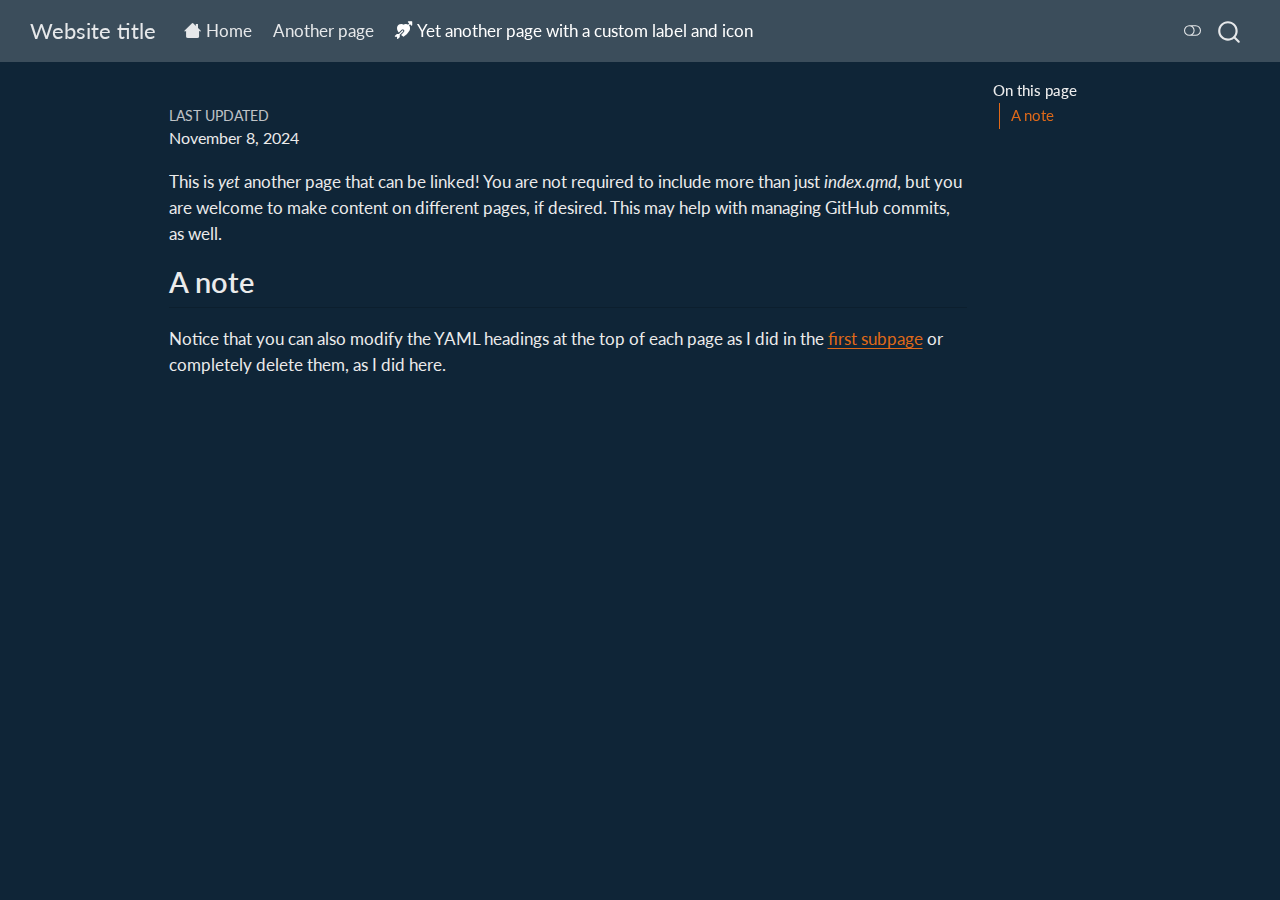
<file: docs/yet-another-page.html>
<!DOCTYPE html>
<html xmlns="http://www.w3.org/1999/xhtml" lang="en" xml:lang="en"><head>

<meta charset="utf-8">
<meta name="generator" content="quarto-1.4.549">

<meta name="viewport" content="width=device-width, initial-scale=1.0, user-scalable=yes">

<meta name="dcterms.date" content="2024-11-08">

<title>Website title</title>
<style>
code{white-space: pre-wrap;}
span.smallcaps{font-variant: small-caps;}
div.columns{display: flex; gap: min(4vw, 1.5em);}
div.column{flex: auto; overflow-x: auto;}
div.hanging-indent{margin-left: 1.5em; text-indent: -1.5em;}
ul.task-list{list-style: none;}
ul.task-list li input[type="checkbox"] {
  width: 0.8em;
  margin: 0 0.8em 0.2em -1em; /* quarto-specific, see https://github.com/quarto-dev/quarto-cli/issues/4556 */ 
  vertical-align: middle;
}
</style>


<script src="site_libs/quarto-nav/quarto-nav.js"></script>
<script src="site_libs/quarto-nav/headroom.min.js"></script>
<script src="site_libs/clipboard/clipboard.min.js"></script>
<script src="site_libs/quarto-search/autocomplete.umd.js"></script>
<script src="site_libs/quarto-search/fuse.min.js"></script>
<script src="site_libs/quarto-search/quarto-search.js"></script>
<meta name="quarto:offset" content="./">
<script src="site_libs/quarto-html/quarto.js"></script>
<script src="site_libs/quarto-html/popper.min.js"></script>
<script src="site_libs/quarto-html/tippy.umd.min.js"></script>
<script src="site_libs/quarto-html/anchor.min.js"></script>
<link href="site_libs/quarto-html/tippy.css" rel="stylesheet">
<link href="site_libs/quarto-html/quarto-syntax-highlighting.css" rel="stylesheet" class="quarto-color-scheme" id="quarto-text-highlighting-styles">
<link href="site_libs/quarto-html/quarto-syntax-highlighting-dark.css" rel="prefetch" class="quarto-color-scheme quarto-color-alternate" id="quarto-text-highlighting-styles">
<script src="site_libs/bootstrap/bootstrap.min.js"></script>
<link href="site_libs/bootstrap/bootstrap-icons.css" rel="stylesheet">
<link href="site_libs/bootstrap/bootstrap.min.css" rel="stylesheet" class="quarto-color-scheme" id="quarto-bootstrap" data-mode="light">
<link href="site_libs/bootstrap/bootstrap-dark.min.css" rel="prefetch" class="quarto-color-scheme quarto-color-alternate" id="quarto-bootstrap" data-mode="dark">
<script id="quarto-search-options" type="application/json">{
  "location": "navbar",
  "copy-button": false,
  "collapse-after": 3,
  "panel-placement": "end",
  "type": "overlay",
  "limit": 50,
  "keyboard-shortcut": [
    "f",
    "/",
    "s"
  ],
  "show-item-context": false,
  "language": {
    "search-no-results-text": "No results",
    "search-matching-documents-text": "matching documents",
    "search-copy-link-title": "Copy link to search",
    "search-hide-matches-text": "Hide additional matches",
    "search-more-match-text": "more match in this document",
    "search-more-matches-text": "more matches in this document",
    "search-clear-button-title": "Clear",
    "search-text-placeholder": "",
    "search-detached-cancel-button-title": "Cancel",
    "search-submit-button-title": "Submit",
    "search-label": "Search"
  }
}</script>


<link rel="stylesheet" href="styles.css">
</head>

<body class="nav-fixed">

<div id="quarto-search-results"></div>
  <header id="quarto-header" class="headroom fixed-top">
    <nav class="navbar navbar-expand-lg " data-bs-theme="dark">
      <div class="navbar-container container-fluid">
      <div class="navbar-brand-container mx-auto">
    <a class="navbar-brand" href="./index.html">
    <span class="navbar-title">Website title</span>
    </a>
  </div>
            <div id="quarto-search" class="" title="Search"></div>
          <button class="navbar-toggler" type="button" data-bs-toggle="collapse" data-bs-target="#navbarCollapse" aria-controls="navbarCollapse" aria-expanded="false" aria-label="Toggle navigation" onclick="if (window.quartoToggleHeadroom) { window.quartoToggleHeadroom(); }">
  <span class="navbar-toggler-icon"></span>
</button>
          <div class="collapse navbar-collapse" id="navbarCollapse">
            <ul class="navbar-nav navbar-nav-scroll me-auto">
  <li class="nav-item">
    <a class="nav-link" href="./index.html"> <i class="bi bi-house" role="img">
</i> 
<span class="menu-text">Home</span></a>
  </li>  
  <li class="nav-item">
    <a class="nav-link" href="./another-page.html"> 
<span class="menu-text">Another page</span></a>
  </li>  
  <li class="nav-item">
    <a class="nav-link active" href="./yet-another-page.html" aria-current="page"> <i class="bi bi-arrow-through-heart-fill" role="img">
</i> 
<span class="menu-text">Yet another page with a custom label and icon</span></a>
  </li>  
</ul>
          </div> <!-- /navcollapse -->
          <div class="quarto-navbar-tools">
  <a href="" class="quarto-color-scheme-toggle quarto-navigation-tool  px-1" onclick="window.quartoToggleColorScheme(); return false;" title="Toggle dark mode"><i class="bi"></i></a>
</div>
      </div> <!-- /container-fluid -->
    </nav>
</header>
<!-- content -->
<div id="quarto-content" class="quarto-container page-columns page-rows-contents page-layout-article page-navbar">
<!-- sidebar -->
<!-- margin-sidebar -->
    <div id="quarto-margin-sidebar" class="sidebar margin-sidebar">
        <nav id="TOC" role="doc-toc" class="toc-active" data-toc-expanded="99">
    <h2 id="toc-title">On this page</h2>
   
  <ul>
  <li><a href="#sec-note" id="toc-sec-note" class="nav-link active" data-scroll-target="#sec-note">A note</a></li>
  </ul>
</nav>
    </div>
<!-- main -->
<main class="content" id="quarto-document-content">

<header id="title-block-header" class="quarto-title-block default">
<div class="quarto-title">
</div>



<div class="quarto-title-meta">

    
    <div>
    <div class="quarto-title-meta-heading">Last updated</div>
    <div class="quarto-title-meta-contents">
      <p class="date">November 8, 2024</p>
    </div>
  </div>
  
    
  </div>
  


</header>


<p>This is <em>yet</em> another page that can be linked! You are not required to include more than just <em>index.qmd</em>, but you are welcome to make content on different pages, if desired. This may help with managing GitHub commits, as well.</p>
<section id="sec-note" class="level2">
<h2 class="anchored" data-anchor-id="sec-note">A note</h2>
<p>Notice that you can also modify the YAML headings at the top of each page as I did in the <a href="./another-page.html">first subpage</a> or completely delete them, as I did here.</p>


</section>

</main> <!-- /main -->
<script id="quarto-html-after-body" type="application/javascript">
window.document.addEventListener("DOMContentLoaded", function (event) {
  const toggleBodyColorMode = (bsSheetEl) => {
    const mode = bsSheetEl.getAttribute("data-mode");
    const bodyEl = window.document.querySelector("body");
    if (mode === "dark") {
      bodyEl.classList.add("quarto-dark");
      bodyEl.classList.remove("quarto-light");
    } else {
      bodyEl.classList.add("quarto-light");
      bodyEl.classList.remove("quarto-dark");
    }
  }
  const toggleBodyColorPrimary = () => {
    const bsSheetEl = window.document.querySelector("link#quarto-bootstrap");
    if (bsSheetEl) {
      toggleBodyColorMode(bsSheetEl);
    }
  }
  toggleBodyColorPrimary();  
  const disableStylesheet = (stylesheets) => {
    for (let i=0; i < stylesheets.length; i++) {
      const stylesheet = stylesheets[i];
      stylesheet.rel = 'prefetch';
    }
  }
  const enableStylesheet = (stylesheets) => {
    for (let i=0; i < stylesheets.length; i++) {
      const stylesheet = stylesheets[i];
      stylesheet.rel = 'stylesheet';
    }
  }
  const manageTransitions = (selector, allowTransitions) => {
    const els = window.document.querySelectorAll(selector);
    for (let i=0; i < els.length; i++) {
      const el = els[i];
      if (allowTransitions) {
        el.classList.remove('notransition');
      } else {
        el.classList.add('notransition');
      }
    }
  }
  const toggleGiscusIfUsed = (isAlternate, darkModeDefault) => {
    const baseTheme = document.querySelector('#giscus-base-theme')?.value ?? 'light';
    const alternateTheme = document.querySelector('#giscus-alt-theme')?.value ?? 'dark';
    let newTheme = '';
    if(darkModeDefault) {
      newTheme = isAlternate ? baseTheme : alternateTheme;
    } else {
      newTheme = isAlternate ? alternateTheme : baseTheme;
    }
    const changeGiscusTheme = () => {
      // From: https://github.com/giscus/giscus/issues/336
      const sendMessage = (message) => {
        const iframe = document.querySelector('iframe.giscus-frame');
        if (!iframe) return;
        iframe.contentWindow.postMessage({ giscus: message }, 'https://giscus.app');
      }
      sendMessage({
        setConfig: {
          theme: newTheme
        }
      });
    }
    const isGiscussLoaded = window.document.querySelector('iframe.giscus-frame') !== null;
    if (isGiscussLoaded) {
      changeGiscusTheme();
    }
  }
  const toggleColorMode = (alternate) => {
    // Switch the stylesheets
    const alternateStylesheets = window.document.querySelectorAll('link.quarto-color-scheme.quarto-color-alternate');
    manageTransitions('#quarto-margin-sidebar .nav-link', false);
    if (alternate) {
      enableStylesheet(alternateStylesheets);
      for (const sheetNode of alternateStylesheets) {
        if (sheetNode.id === "quarto-bootstrap") {
          toggleBodyColorMode(sheetNode);
        }
      }
    } else {
      disableStylesheet(alternateStylesheets);
      toggleBodyColorPrimary();
    }
    manageTransitions('#quarto-margin-sidebar .nav-link', true);
    // Switch the toggles
    const toggles = window.document.querySelectorAll('.quarto-color-scheme-toggle');
    for (let i=0; i < toggles.length; i++) {
      const toggle = toggles[i];
      if (toggle) {
        if (alternate) {
          toggle.classList.add("alternate");     
        } else {
          toggle.classList.remove("alternate");
        }
      }
    }
    // Hack to workaround the fact that safari doesn't
    // properly recolor the scrollbar when toggling (#1455)
    if (navigator.userAgent.indexOf('Safari') > 0 && navigator.userAgent.indexOf('Chrome') == -1) {
      manageTransitions("body", false);
      window.scrollTo(0, 1);
      setTimeout(() => {
        window.scrollTo(0, 0);
        manageTransitions("body", true);
      }, 40);  
    }
  }
  const isFileUrl = () => { 
    return window.location.protocol === 'file:';
  }
  const hasAlternateSentinel = () => {  
    let styleSentinel = getColorSchemeSentinel();
    if (styleSentinel !== null) {
      return styleSentinel === "alternate";
    } else {
      return false;
    }
  }
  const setStyleSentinel = (alternate) => {
    const value = alternate ? "alternate" : "default";
    if (!isFileUrl()) {
      window.localStorage.setItem("quarto-color-scheme", value);
    } else {
      localAlternateSentinel = value;
    }
  }
  const getColorSchemeSentinel = () => {
    if (!isFileUrl()) {
      const storageValue = window.localStorage.getItem("quarto-color-scheme");
      return storageValue != null ? storageValue : localAlternateSentinel;
    } else {
      return localAlternateSentinel;
    }
  }
  const darkModeDefault = false;
  let localAlternateSentinel = darkModeDefault ? 'alternate' : 'default';
  // Dark / light mode switch
  window.quartoToggleColorScheme = () => {
    // Read the current dark / light value 
    let toAlternate = !hasAlternateSentinel();
    toggleColorMode(toAlternate);
    setStyleSentinel(toAlternate);
    toggleGiscusIfUsed(toAlternate, darkModeDefault);
  };
  // Ensure there is a toggle, if there isn't float one in the top right
  if (window.document.querySelector('.quarto-color-scheme-toggle') === null) {
    const a = window.document.createElement('a');
    a.classList.add('top-right');
    a.classList.add('quarto-color-scheme-toggle');
    a.href = "";
    a.onclick = function() { try { window.quartoToggleColorScheme(); } catch {} return false; };
    const i = window.document.createElement("i");
    i.classList.add('bi');
    a.appendChild(i);
    window.document.body.appendChild(a);
  }
  // Switch to dark mode if need be
  if (hasAlternateSentinel()) {
    toggleColorMode(true);
  } else {
    toggleColorMode(false);
  }
  const icon = "";
  const anchorJS = new window.AnchorJS();
  anchorJS.options = {
    placement: 'right',
    icon: icon
  };
  anchorJS.add('.anchored');
  const isCodeAnnotation = (el) => {
    for (const clz of el.classList) {
      if (clz.startsWith('code-annotation-')) {                     
        return true;
      }
    }
    return false;
  }
  const clipboard = new window.ClipboardJS('.code-copy-button', {
    text: function(trigger) {
      const codeEl = trigger.previousElementSibling.cloneNode(true);
      for (const childEl of codeEl.children) {
        if (isCodeAnnotation(childEl)) {
          childEl.remove();
        }
      }
      return codeEl.innerText;
    }
  });
  clipboard.on('success', function(e) {
    // button target
    const button = e.trigger;
    // don't keep focus
    button.blur();
    // flash "checked"
    button.classList.add('code-copy-button-checked');
    var currentTitle = button.getAttribute("title");
    button.setAttribute("title", "Copied!");
    let tooltip;
    if (window.bootstrap) {
      button.setAttribute("data-bs-toggle", "tooltip");
      button.setAttribute("data-bs-placement", "left");
      button.setAttribute("data-bs-title", "Copied!");
      tooltip = new bootstrap.Tooltip(button, 
        { trigger: "manual", 
          customClass: "code-copy-button-tooltip",
          offset: [0, -8]});
      tooltip.show();    
    }
    setTimeout(function() {
      if (tooltip) {
        tooltip.hide();
        button.removeAttribute("data-bs-title");
        button.removeAttribute("data-bs-toggle");
        button.removeAttribute("data-bs-placement");
      }
      button.setAttribute("title", currentTitle);
      button.classList.remove('code-copy-button-checked');
    }, 1000);
    // clear code selection
    e.clearSelection();
  });
  function tippyHover(el, contentFn, onTriggerFn, onUntriggerFn) {
    const config = {
      allowHTML: true,
      maxWidth: 500,
      delay: 100,
      arrow: false,
      appendTo: function(el) {
          return el.parentElement;
      },
      interactive: true,
      interactiveBorder: 10,
      theme: 'quarto',
      placement: 'bottom-start',
    };
    if (contentFn) {
      config.content = contentFn;
    }
    if (onTriggerFn) {
      config.onTrigger = onTriggerFn;
    }
    if (onUntriggerFn) {
      config.onUntrigger = onUntriggerFn;
    }
    window.tippy(el, config); 
  }
  const noterefs = window.document.querySelectorAll('a[role="doc-noteref"]');
  for (var i=0; i<noterefs.length; i++) {
    const ref = noterefs[i];
    tippyHover(ref, function() {
      // use id or data attribute instead here
      let href = ref.getAttribute('data-footnote-href') || ref.getAttribute('href');
      try { href = new URL(href).hash; } catch {}
      const id = href.replace(/^#\/?/, "");
      const note = window.document.getElementById(id);
      return note.innerHTML;
    });
  }
      let selectedAnnoteEl;
      const selectorForAnnotation = ( cell, annotation) => {
        let cellAttr = 'data-code-cell="' + cell + '"';
        let lineAttr = 'data-code-annotation="' +  annotation + '"';
        const selector = 'span[' + cellAttr + '][' + lineAttr + ']';
        return selector;
      }
      const selectCodeLines = (annoteEl) => {
        const doc = window.document;
        const targetCell = annoteEl.getAttribute("data-target-cell");
        const targetAnnotation = annoteEl.getAttribute("data-target-annotation");
        const annoteSpan = window.document.querySelector(selectorForAnnotation(targetCell, targetAnnotation));
        const lines = annoteSpan.getAttribute("data-code-lines").split(",");
        const lineIds = lines.map((line) => {
          return targetCell + "-" + line;
        })
        let top = null;
        let height = null;
        let parent = null;
        if (lineIds.length > 0) {
            //compute the position of the single el (top and bottom and make a div)
            const el = window.document.getElementById(lineIds[0]);
            top = el.offsetTop;
            height = el.offsetHeight;
            parent = el.parentElement.parentElement;
          if (lineIds.length > 1) {
            const lastEl = window.document.getElementById(lineIds[lineIds.length - 1]);
            const bottom = lastEl.offsetTop + lastEl.offsetHeight;
            height = bottom - top;
          }
          if (top !== null && height !== null && parent !== null) {
            // cook up a div (if necessary) and position it 
            let div = window.document.getElementById("code-annotation-line-highlight");
            if (div === null) {
              div = window.document.createElement("div");
              div.setAttribute("id", "code-annotation-line-highlight");
              div.style.position = 'absolute';
              parent.appendChild(div);
            }
            div.style.top = top - 2 + "px";
            div.style.height = height + 4 + "px";
            div.style.left = 0;
            let gutterDiv = window.document.getElementById("code-annotation-line-highlight-gutter");
            if (gutterDiv === null) {
              gutterDiv = window.document.createElement("div");
              gutterDiv.setAttribute("id", "code-annotation-line-highlight-gutter");
              gutterDiv.style.position = 'absolute';
              const codeCell = window.document.getElementById(targetCell);
              const gutter = codeCell.querySelector('.code-annotation-gutter');
              gutter.appendChild(gutterDiv);
            }
            gutterDiv.style.top = top - 2 + "px";
            gutterDiv.style.height = height + 4 + "px";
          }
          selectedAnnoteEl = annoteEl;
        }
      };
      const unselectCodeLines = () => {
        const elementsIds = ["code-annotation-line-highlight", "code-annotation-line-highlight-gutter"];
        elementsIds.forEach((elId) => {
          const div = window.document.getElementById(elId);
          if (div) {
            div.remove();
          }
        });
        selectedAnnoteEl = undefined;
      };
        // Handle positioning of the toggle
    window.addEventListener(
      "resize",
      throttle(() => {
        elRect = undefined;
        if (selectedAnnoteEl) {
          selectCodeLines(selectedAnnoteEl);
        }
      }, 10)
    );
    function throttle(fn, ms) {
    let throttle = false;
    let timer;
      return (...args) => {
        if(!throttle) { // first call gets through
            fn.apply(this, args);
            throttle = true;
        } else { // all the others get throttled
            if(timer) clearTimeout(timer); // cancel #2
            timer = setTimeout(() => {
              fn.apply(this, args);
              timer = throttle = false;
            }, ms);
        }
      };
    }
      // Attach click handler to the DT
      const annoteDls = window.document.querySelectorAll('dt[data-target-cell]');
      for (const annoteDlNode of annoteDls) {
        annoteDlNode.addEventListener('click', (event) => {
          const clickedEl = event.target;
          if (clickedEl !== selectedAnnoteEl) {
            unselectCodeLines();
            const activeEl = window.document.querySelector('dt[data-target-cell].code-annotation-active');
            if (activeEl) {
              activeEl.classList.remove('code-annotation-active');
            }
            selectCodeLines(clickedEl);
            clickedEl.classList.add('code-annotation-active');
          } else {
            // Unselect the line
            unselectCodeLines();
            clickedEl.classList.remove('code-annotation-active');
          }
        });
      }
  const findCites = (el) => {
    const parentEl = el.parentElement;
    if (parentEl) {
      const cites = parentEl.dataset.cites;
      if (cites) {
        return {
          el,
          cites: cites.split(' ')
        };
      } else {
        return findCites(el.parentElement)
      }
    } else {
      return undefined;
    }
  };
  var bibliorefs = window.document.querySelectorAll('a[role="doc-biblioref"]');
  for (var i=0; i<bibliorefs.length; i++) {
    const ref = bibliorefs[i];
    const citeInfo = findCites(ref);
    if (citeInfo) {
      tippyHover(citeInfo.el, function() {
        var popup = window.document.createElement('div');
        citeInfo.cites.forEach(function(cite) {
          var citeDiv = window.document.createElement('div');
          citeDiv.classList.add('hanging-indent');
          citeDiv.classList.add('csl-entry');
          var biblioDiv = window.document.getElementById('ref-' + cite);
          if (biblioDiv) {
            citeDiv.innerHTML = biblioDiv.innerHTML;
          }
          popup.appendChild(citeDiv);
        });
        return popup.innerHTML;
      });
    }
  }
});
</script>
</div> <!-- /content -->




</body></html>
</file>
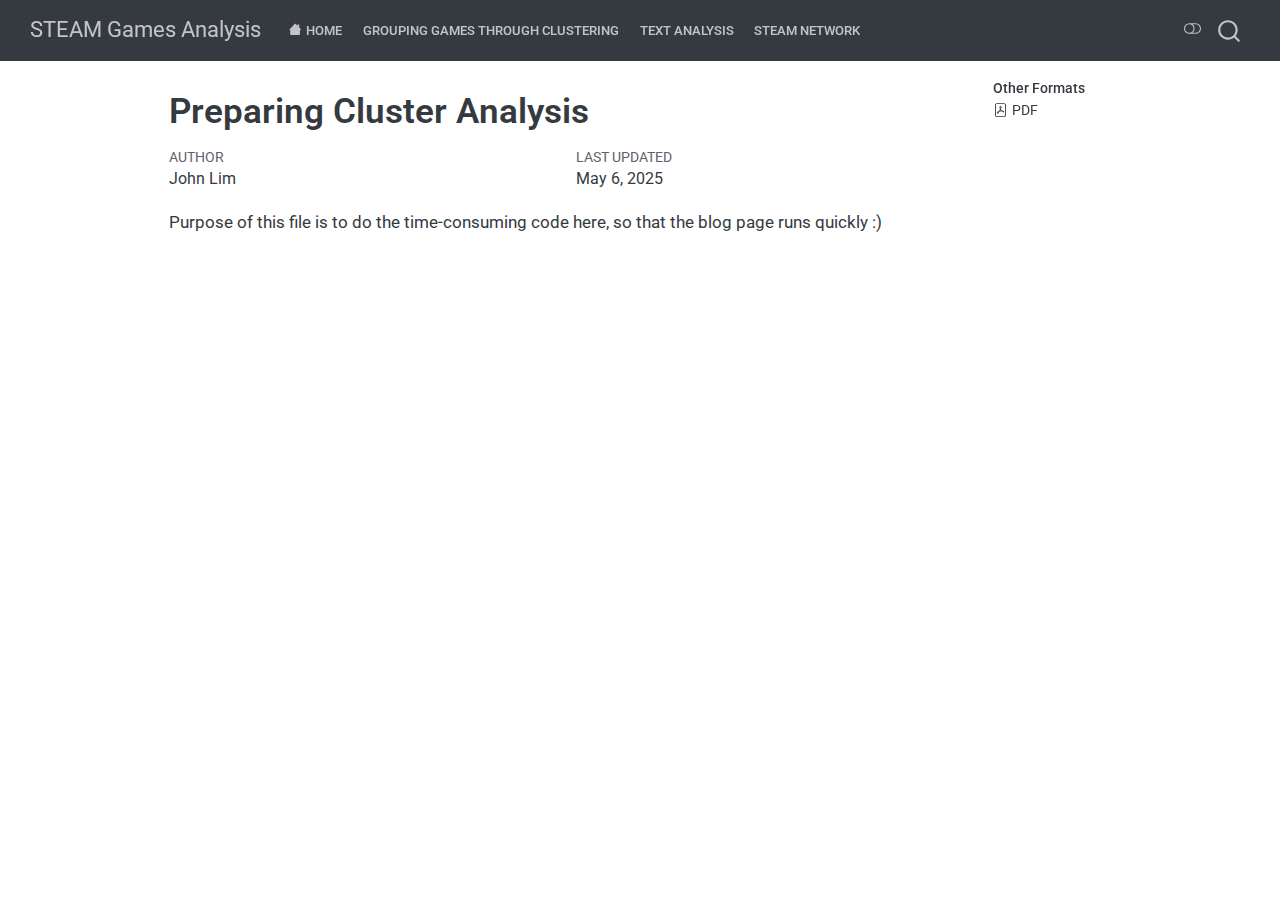
<file: docs/scripts/cluster_analysis.html>
<!DOCTYPE html>
<html xmlns="http://www.w3.org/1999/xhtml" lang="en" xml:lang="en"><head>

<meta charset="utf-8">
<meta name="generator" content="quarto-1.6.40">

<meta name="viewport" content="width=device-width, initial-scale=1.0, user-scalable=yes">

<meta name="author" content="John Lim">
<meta name="dcterms.date" content="2025-05-06">

<title>Preparing Cluster Analysis – STEAM Games Analysis</title>
<style>
code{white-space: pre-wrap;}
span.smallcaps{font-variant: small-caps;}
div.columns{display: flex; gap: min(4vw, 1.5em);}
div.column{flex: auto; overflow-x: auto;}
div.hanging-indent{margin-left: 1.5em; text-indent: -1.5em;}
ul.task-list{list-style: none;}
ul.task-list li input[type="checkbox"] {
  width: 0.8em;
  margin: 0 0.8em 0.2em -1em; /* quarto-specific, see https://github.com/quarto-dev/quarto-cli/issues/4556 */ 
  vertical-align: middle;
}
</style>


<script src="../site_libs/quarto-nav/quarto-nav.js"></script>
<script src="../site_libs/quarto-nav/headroom.min.js"></script>
<script src="../site_libs/clipboard/clipboard.min.js"></script>
<script src="../site_libs/quarto-search/autocomplete.umd.js"></script>
<script src="../site_libs/quarto-search/fuse.min.js"></script>
<script src="../site_libs/quarto-search/quarto-search.js"></script>
<meta name="quarto:offset" content="../">
<script src="../site_libs/quarto-html/quarto.js"></script>
<script src="../site_libs/quarto-html/popper.min.js"></script>
<script src="../site_libs/quarto-html/tippy.umd.min.js"></script>
<script src="../site_libs/quarto-html/anchor.min.js"></script>
<link href="../site_libs/quarto-html/tippy.css" rel="stylesheet">
<link href="../site_libs/quarto-html/quarto-syntax-highlighting-549806ee2085284f45b00abea8c6df48.css" rel="stylesheet" class="quarto-color-scheme" id="quarto-text-highlighting-styles">
<link href="../site_libs/quarto-html/quarto-syntax-highlighting-dark-8ea72dc5fed832574809a9c94082fbbb.css" rel="prefetch" class="quarto-color-scheme quarto-color-alternate" id="quarto-text-highlighting-styles">
<script src="../site_libs/bootstrap/bootstrap.min.js"></script>
<link href="../site_libs/bootstrap/bootstrap-icons.css" rel="stylesheet">
<link href="../site_libs/bootstrap/bootstrap-cc77022d996eab22576f048050cd20e9.min.css" rel="stylesheet" append-hash="true" class="quarto-color-scheme" id="quarto-bootstrap" data-mode="light">
<link href="../site_libs/bootstrap/bootstrap-dark-4889ea36da1ebf92e0baab29227ed795.min.css" rel="prefetch" append-hash="true" class="quarto-color-scheme quarto-color-alternate" id="quarto-bootstrap" data-mode="dark">
<script id="quarto-search-options" type="application/json">{
  "location": "navbar",
  "copy-button": false,
  "collapse-after": 3,
  "panel-placement": "end",
  "type": "overlay",
  "limit": 50,
  "keyboard-shortcut": [
    "f",
    "/",
    "s"
  ],
  "show-item-context": false,
  "language": {
    "search-no-results-text": "No results",
    "search-matching-documents-text": "matching documents",
    "search-copy-link-title": "Copy link to search",
    "search-hide-matches-text": "Hide additional matches",
    "search-more-match-text": "more match in this document",
    "search-more-matches-text": "more matches in this document",
    "search-clear-button-title": "Clear",
    "search-text-placeholder": "",
    "search-detached-cancel-button-title": "Cancel",
    "search-submit-button-title": "Submit",
    "search-label": "Search"
  }
}</script>


<link rel="stylesheet" href="../styles.css">
</head>

<body class="nav-fixed">

<div id="quarto-search-results"></div>
  <header id="quarto-header" class="headroom fixed-top">
    <nav class="navbar navbar-expand-lg " data-bs-theme="dark">
      <div class="navbar-container container-fluid">
      <div class="navbar-brand-container mx-auto">
    <a class="navbar-brand" href="../index.html">
    <span class="navbar-title">STEAM Games Analysis</span>
    </a>
  </div>
            <div id="quarto-search" class="" title="Search"></div>
          <button class="navbar-toggler" type="button" data-bs-toggle="collapse" data-bs-target="#navbarCollapse" aria-controls="navbarCollapse" role="menu" aria-expanded="false" aria-label="Toggle navigation" onclick="if (window.quartoToggleHeadroom) { window.quartoToggleHeadroom(); }">
  <span class="navbar-toggler-icon"></span>
</button>
          <div class="collapse navbar-collapse" id="navbarCollapse">
            <ul class="navbar-nav navbar-nav-scroll me-auto">
  <li class="nav-item">
    <a class="nav-link" href="../index.html"> <i class="bi bi-house" role="img">
</i> 
<span class="menu-text">Home</span></a>
  </li>  
  <li class="nav-item">
    <a class="nav-link" href="../cluster-page.html"> 
<span class="menu-text">Grouping Games Through Clustering</span></a>
  </li>  
  <li class="nav-item">
    <a class="nav-link" href="../word-page.html"> 
<span class="menu-text">Text Analysis</span></a>
  </li>  
  <li class="nav-item">
    <a class="nav-link" href="../network-page.html"> 
<span class="menu-text">Steam Network</span></a>
  </li>  
</ul>
          </div> <!-- /navcollapse -->
            <div class="quarto-navbar-tools">
  <a href="" class="quarto-color-scheme-toggle quarto-navigation-tool  px-1" onclick="window.quartoToggleColorScheme(); return false;" title="Toggle dark mode"><i class="bi"></i></a>
</div>
      </div> <!-- /container-fluid -->
    </nav>
</header>
<!-- content -->
<div id="quarto-content" class="quarto-container page-columns page-rows-contents page-layout-article page-navbar">
<!-- sidebar -->
<!-- margin-sidebar -->
    <div id="quarto-margin-sidebar" class="sidebar margin-sidebar">
        
    <div class="quarto-alternate-formats"><h2>Other Formats</h2><ul><li><a href="cluster_analysis.pdf"><i class="bi bi-file-pdf"></i>PDF</a></li></ul></div></div>
<!-- main -->
<main class="content" id="quarto-document-content">

<header id="title-block-header" class="quarto-title-block default">
<div class="quarto-title">
<h1 class="title">Preparing Cluster Analysis</h1>
</div>



<div class="quarto-title-meta">

    <div>
    <div class="quarto-title-meta-heading">Author</div>
    <div class="quarto-title-meta-contents">
             <p>John Lim </p>
          </div>
  </div>
    
    <div>
    <div class="quarto-title-meta-heading">Last updated</div>
    <div class="quarto-title-meta-contents">
      <p class="date">May 6, 2025</p>
    </div>
  </div>
  
    
  </div>
  


</header>


<p>Purpose of this file is to do the time-consuming code here, so that the blog page runs quickly :)</p>



</main> <!-- /main -->
<script id="quarto-html-after-body" type="application/javascript">
window.document.addEventListener("DOMContentLoaded", function (event) {
  const toggleBodyColorMode = (bsSheetEl) => {
    const mode = bsSheetEl.getAttribute("data-mode");
    const bodyEl = window.document.querySelector("body");
    if (mode === "dark") {
      bodyEl.classList.add("quarto-dark");
      bodyEl.classList.remove("quarto-light");
    } else {
      bodyEl.classList.add("quarto-light");
      bodyEl.classList.remove("quarto-dark");
    }
  }
  const toggleBodyColorPrimary = () => {
    const bsSheetEl = window.document.querySelector("link#quarto-bootstrap");
    if (bsSheetEl) {
      toggleBodyColorMode(bsSheetEl);
    }
  }
  toggleBodyColorPrimary();  
  const disableStylesheet = (stylesheets) => {
    for (let i=0; i < stylesheets.length; i++) {
      const stylesheet = stylesheets[i];
      stylesheet.rel = 'prefetch';
    }
  }
  const enableStylesheet = (stylesheets) => {
    for (let i=0; i < stylesheets.length; i++) {
      const stylesheet = stylesheets[i];
      stylesheet.rel = 'stylesheet';
    }
  }
  const manageTransitions = (selector, allowTransitions) => {
    const els = window.document.querySelectorAll(selector);
    for (let i=0; i < els.length; i++) {
      const el = els[i];
      if (allowTransitions) {
        el.classList.remove('notransition');
      } else {
        el.classList.add('notransition');
      }
    }
  }
  const toggleGiscusIfUsed = (isAlternate, darkModeDefault) => {
    const baseTheme = document.querySelector('#giscus-base-theme')?.value ?? 'light';
    const alternateTheme = document.querySelector('#giscus-alt-theme')?.value ?? 'dark';
    let newTheme = '';
    if(darkModeDefault) {
      newTheme = isAlternate ? baseTheme : alternateTheme;
    } else {
      newTheme = isAlternate ? alternateTheme : baseTheme;
    }
    const changeGiscusTheme = () => {
      // From: https://github.com/giscus/giscus/issues/336
      const sendMessage = (message) => {
        const iframe = document.querySelector('iframe.giscus-frame');
        if (!iframe) return;
        iframe.contentWindow.postMessage({ giscus: message }, 'https://giscus.app');
      }
      sendMessage({
        setConfig: {
          theme: newTheme
        }
      });
    }
    const isGiscussLoaded = window.document.querySelector('iframe.giscus-frame') !== null;
    if (isGiscussLoaded) {
      changeGiscusTheme();
    }
  }
  const toggleColorMode = (alternate) => {
    // Switch the stylesheets
    const alternateStylesheets = window.document.querySelectorAll('link.quarto-color-scheme.quarto-color-alternate');
    manageTransitions('#quarto-margin-sidebar .nav-link', false);
    if (alternate) {
      enableStylesheet(alternateStylesheets);
      for (const sheetNode of alternateStylesheets) {
        if (sheetNode.id === "quarto-bootstrap") {
          toggleBodyColorMode(sheetNode);
        }
      }
    } else {
      disableStylesheet(alternateStylesheets);
      toggleBodyColorPrimary();
    }
    manageTransitions('#quarto-margin-sidebar .nav-link', true);
    // Switch the toggles
    const toggles = window.document.querySelectorAll('.quarto-color-scheme-toggle');
    for (let i=0; i < toggles.length; i++) {
      const toggle = toggles[i];
      if (toggle) {
        if (alternate) {
          toggle.classList.add("alternate");     
        } else {
          toggle.classList.remove("alternate");
        }
      }
    }
    // Hack to workaround the fact that safari doesn't
    // properly recolor the scrollbar when toggling (#1455)
    if (navigator.userAgent.indexOf('Safari') > 0 && navigator.userAgent.indexOf('Chrome') == -1) {
      manageTransitions("body", false);
      window.scrollTo(0, 1);
      setTimeout(() => {
        window.scrollTo(0, 0);
        manageTransitions("body", true);
      }, 40);  
    }
  }
  const isFileUrl = () => { 
    return window.location.protocol === 'file:';
  }
  const hasAlternateSentinel = () => {  
    let styleSentinel = getColorSchemeSentinel();
    if (styleSentinel !== null) {
      return styleSentinel === "alternate";
    } else {
      return false;
    }
  }
  const setStyleSentinel = (alternate) => {
    const value = alternate ? "alternate" : "default";
    if (!isFileUrl()) {
      window.localStorage.setItem("quarto-color-scheme", value);
    } else {
      localAlternateSentinel = value;
    }
  }
  const getColorSchemeSentinel = () => {
    if (!isFileUrl()) {
      const storageValue = window.localStorage.getItem("quarto-color-scheme");
      return storageValue != null ? storageValue : localAlternateSentinel;
    } else {
      return localAlternateSentinel;
    }
  }
  const darkModeDefault = false;
  let localAlternateSentinel = darkModeDefault ? 'alternate' : 'default';
  // Dark / light mode switch
  window.quartoToggleColorScheme = () => {
    // Read the current dark / light value 
    let toAlternate = !hasAlternateSentinel();
    toggleColorMode(toAlternate);
    setStyleSentinel(toAlternate);
    toggleGiscusIfUsed(toAlternate, darkModeDefault);
  };
  // Ensure there is a toggle, if there isn't float one in the top right
  if (window.document.querySelector('.quarto-color-scheme-toggle') === null) {
    const a = window.document.createElement('a');
    a.classList.add('top-right');
    a.classList.add('quarto-color-scheme-toggle');
    a.href = "";
    a.onclick = function() { try { window.quartoToggleColorScheme(); } catch {} return false; };
    const i = window.document.createElement("i");
    i.classList.add('bi');
    a.appendChild(i);
    window.document.body.appendChild(a);
  }
  // Switch to dark mode if need be
  if (hasAlternateSentinel()) {
    toggleColorMode(true);
  } else {
    toggleColorMode(false);
  }
  const icon = "";
  const anchorJS = new window.AnchorJS();
  anchorJS.options = {
    placement: 'right',
    icon: icon
  };
  anchorJS.add('.anchored');
  const isCodeAnnotation = (el) => {
    for (const clz of el.classList) {
      if (clz.startsWith('code-annotation-')) {                     
        return true;
      }
    }
    return false;
  }
  const onCopySuccess = function(e) {
    // button target
    const button = e.trigger;
    // don't keep focus
    button.blur();
    // flash "checked"
    button.classList.add('code-copy-button-checked');
    var currentTitle = button.getAttribute("title");
    button.setAttribute("title", "Copied!");
    let tooltip;
    if (window.bootstrap) {
      button.setAttribute("data-bs-toggle", "tooltip");
      button.setAttribute("data-bs-placement", "left");
      button.setAttribute("data-bs-title", "Copied!");
      tooltip = new bootstrap.Tooltip(button, 
        { trigger: "manual", 
          customClass: "code-copy-button-tooltip",
          offset: [0, -8]});
      tooltip.show();    
    }
    setTimeout(function() {
      if (tooltip) {
        tooltip.hide();
        button.removeAttribute("data-bs-title");
        button.removeAttribute("data-bs-toggle");
        button.removeAttribute("data-bs-placement");
      }
      button.setAttribute("title", currentTitle);
      button.classList.remove('code-copy-button-checked');
    }, 1000);
    // clear code selection
    e.clearSelection();
  }
  const getTextToCopy = function(trigger) {
      const codeEl = trigger.previousElementSibling.cloneNode(true);
      for (const childEl of codeEl.children) {
        if (isCodeAnnotation(childEl)) {
          childEl.remove();
        }
      }
      return codeEl.innerText;
  }
  const clipboard = new window.ClipboardJS('.code-copy-button:not([data-in-quarto-modal])', {
    text: getTextToCopy
  });
  clipboard.on('success', onCopySuccess);
  if (window.document.getElementById('quarto-embedded-source-code-modal')) {
    const clipboardModal = new window.ClipboardJS('.code-copy-button[data-in-quarto-modal]', {
      text: getTextToCopy,
      container: window.document.getElementById('quarto-embedded-source-code-modal')
    });
    clipboardModal.on('success', onCopySuccess);
  }
    var localhostRegex = new RegExp(/^(?:http|https):\/\/localhost\:?[0-9]*\//);
    var mailtoRegex = new RegExp(/^mailto:/);
      var filterRegex = new RegExp('/' + window.location.host + '/');
    var isInternal = (href) => {
        return filterRegex.test(href) || localhostRegex.test(href) || mailtoRegex.test(href);
    }
    // Inspect non-navigation links and adorn them if external
 	var links = window.document.querySelectorAll('a[href]:not(.nav-link):not(.navbar-brand):not(.toc-action):not(.sidebar-link):not(.sidebar-item-toggle):not(.pagination-link):not(.no-external):not([aria-hidden]):not(.dropdown-item):not(.quarto-navigation-tool):not(.about-link)');
    for (var i=0; i<links.length; i++) {
      const link = links[i];
      if (!isInternal(link.href)) {
        // undo the damage that might have been done by quarto-nav.js in the case of
        // links that we want to consider external
        if (link.dataset.originalHref !== undefined) {
          link.href = link.dataset.originalHref;
        }
      }
    }
  function tippyHover(el, contentFn, onTriggerFn, onUntriggerFn) {
    const config = {
      allowHTML: true,
      maxWidth: 500,
      delay: 100,
      arrow: false,
      appendTo: function(el) {
          return el.parentElement;
      },
      interactive: true,
      interactiveBorder: 10,
      theme: 'quarto',
      placement: 'bottom-start',
    };
    if (contentFn) {
      config.content = contentFn;
    }
    if (onTriggerFn) {
      config.onTrigger = onTriggerFn;
    }
    if (onUntriggerFn) {
      config.onUntrigger = onUntriggerFn;
    }
    window.tippy(el, config); 
  }
  const noterefs = window.document.querySelectorAll('a[role="doc-noteref"]');
  for (var i=0; i<noterefs.length; i++) {
    const ref = noterefs[i];
    tippyHover(ref, function() {
      // use id or data attribute instead here
      let href = ref.getAttribute('data-footnote-href') || ref.getAttribute('href');
      try { href = new URL(href).hash; } catch {}
      const id = href.replace(/^#\/?/, "");
      const note = window.document.getElementById(id);
      if (note) {
        return note.innerHTML;
      } else {
        return "";
      }
    });
  }
      let selectedAnnoteEl;
      const selectorForAnnotation = ( cell, annotation) => {
        let cellAttr = 'data-code-cell="' + cell + '"';
        let lineAttr = 'data-code-annotation="' +  annotation + '"';
        const selector = 'span[' + cellAttr + '][' + lineAttr + ']';
        return selector;
      }
      const selectCodeLines = (annoteEl) => {
        const doc = window.document;
        const targetCell = annoteEl.getAttribute("data-target-cell");
        const targetAnnotation = annoteEl.getAttribute("data-target-annotation");
        const annoteSpan = window.document.querySelector(selectorForAnnotation(targetCell, targetAnnotation));
        const lines = annoteSpan.getAttribute("data-code-lines").split(",");
        const lineIds = lines.map((line) => {
          return targetCell + "-" + line;
        })
        let top = null;
        let height = null;
        let parent = null;
        if (lineIds.length > 0) {
            //compute the position of the single el (top and bottom and make a div)
            const el = window.document.getElementById(lineIds[0]);
            top = el.offsetTop;
            height = el.offsetHeight;
            parent = el.parentElement.parentElement;
          if (lineIds.length > 1) {
            const lastEl = window.document.getElementById(lineIds[lineIds.length - 1]);
            const bottom = lastEl.offsetTop + lastEl.offsetHeight;
            height = bottom - top;
          }
          if (top !== null && height !== null && parent !== null) {
            // cook up a div (if necessary) and position it 
            let div = window.document.getElementById("code-annotation-line-highlight");
            if (div === null) {
              div = window.document.createElement("div");
              div.setAttribute("id", "code-annotation-line-highlight");
              div.style.position = 'absolute';
              parent.appendChild(div);
            }
            div.style.top = top - 2 + "px";
            div.style.height = height + 4 + "px";
            div.style.left = 0;
            let gutterDiv = window.document.getElementById("code-annotation-line-highlight-gutter");
            if (gutterDiv === null) {
              gutterDiv = window.document.createElement("div");
              gutterDiv.setAttribute("id", "code-annotation-line-highlight-gutter");
              gutterDiv.style.position = 'absolute';
              const codeCell = window.document.getElementById(targetCell);
              const gutter = codeCell.querySelector('.code-annotation-gutter');
              gutter.appendChild(gutterDiv);
            }
            gutterDiv.style.top = top - 2 + "px";
            gutterDiv.style.height = height + 4 + "px";
          }
          selectedAnnoteEl = annoteEl;
        }
      };
      const unselectCodeLines = () => {
        const elementsIds = ["code-annotation-line-highlight", "code-annotation-line-highlight-gutter"];
        elementsIds.forEach((elId) => {
          const div = window.document.getElementById(elId);
          if (div) {
            div.remove();
          }
        });
        selectedAnnoteEl = undefined;
      };
        // Handle positioning of the toggle
    window.addEventListener(
      "resize",
      throttle(() => {
        elRect = undefined;
        if (selectedAnnoteEl) {
          selectCodeLines(selectedAnnoteEl);
        }
      }, 10)
    );
    function throttle(fn, ms) {
    let throttle = false;
    let timer;
      return (...args) => {
        if(!throttle) { // first call gets through
            fn.apply(this, args);
            throttle = true;
        } else { // all the others get throttled
            if(timer) clearTimeout(timer); // cancel #2
            timer = setTimeout(() => {
              fn.apply(this, args);
              timer = throttle = false;
            }, ms);
        }
      };
    }
      // Attach click handler to the DT
      const annoteDls = window.document.querySelectorAll('dt[data-target-cell]');
      for (const annoteDlNode of annoteDls) {
        annoteDlNode.addEventListener('click', (event) => {
          const clickedEl = event.target;
          if (clickedEl !== selectedAnnoteEl) {
            unselectCodeLines();
            const activeEl = window.document.querySelector('dt[data-target-cell].code-annotation-active');
            if (activeEl) {
              activeEl.classList.remove('code-annotation-active');
            }
            selectCodeLines(clickedEl);
            clickedEl.classList.add('code-annotation-active');
          } else {
            // Unselect the line
            unselectCodeLines();
            clickedEl.classList.remove('code-annotation-active');
          }
        });
      }
  const findCites = (el) => {
    const parentEl = el.parentElement;
    if (parentEl) {
      const cites = parentEl.dataset.cites;
      if (cites) {
        return {
          el,
          cites: cites.split(' ')
        };
      } else {
        return findCites(el.parentElement)
      }
    } else {
      return undefined;
    }
  };
  var bibliorefs = window.document.querySelectorAll('a[role="doc-biblioref"]');
  for (var i=0; i<bibliorefs.length; i++) {
    const ref = bibliorefs[i];
    const citeInfo = findCites(ref);
    if (citeInfo) {
      tippyHover(citeInfo.el, function() {
        var popup = window.document.createElement('div');
        citeInfo.cites.forEach(function(cite) {
          var citeDiv = window.document.createElement('div');
          citeDiv.classList.add('hanging-indent');
          citeDiv.classList.add('csl-entry');
          var biblioDiv = window.document.getElementById('ref-' + cite);
          if (biblioDiv) {
            citeDiv.innerHTML = biblioDiv.innerHTML;
          }
          popup.appendChild(citeDiv);
        });
        return popup.innerHTML;
      });
    }
  }
});
</script>
</div> <!-- /content -->




</body></html>
</file>
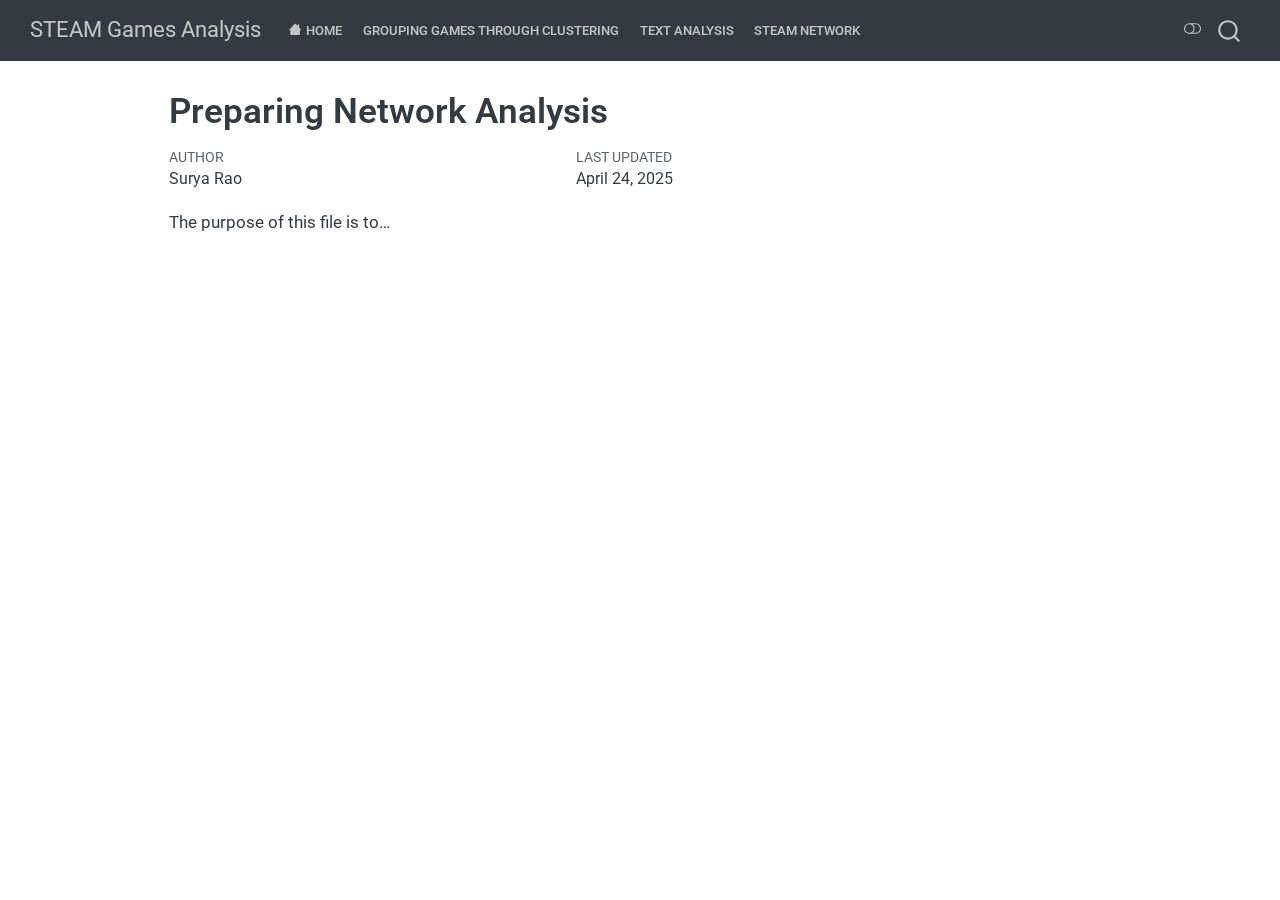
<file: docs/scripts/network_analysis.html>
<!DOCTYPE html>
<html xmlns="http://www.w3.org/1999/xhtml" lang="en" xml:lang="en"><head>

<meta charset="utf-8">
<meta name="generator" content="quarto-1.6.40">

<meta name="viewport" content="width=device-width, initial-scale=1.0, user-scalable=yes">

<meta name="author" content="Surya Rao">
<meta name="dcterms.date" content="2025-04-24">

<title>Preparing Network Analysis – STEAM Games Analysis</title>
<style>
code{white-space: pre-wrap;}
span.smallcaps{font-variant: small-caps;}
div.columns{display: flex; gap: min(4vw, 1.5em);}
div.column{flex: auto; overflow-x: auto;}
div.hanging-indent{margin-left: 1.5em; text-indent: -1.5em;}
ul.task-list{list-style: none;}
ul.task-list li input[type="checkbox"] {
  width: 0.8em;
  margin: 0 0.8em 0.2em -1em; /* quarto-specific, see https://github.com/quarto-dev/quarto-cli/issues/4556 */ 
  vertical-align: middle;
}
</style>


<script src="../site_libs/quarto-nav/quarto-nav.js"></script>
<script src="../site_libs/quarto-nav/headroom.min.js"></script>
<script src="../site_libs/clipboard/clipboard.min.js"></script>
<script src="../site_libs/quarto-search/autocomplete.umd.js"></script>
<script src="../site_libs/quarto-search/fuse.min.js"></script>
<script src="../site_libs/quarto-search/quarto-search.js"></script>
<meta name="quarto:offset" content="../">
<script src="../site_libs/quarto-html/quarto.js"></script>
<script src="../site_libs/quarto-html/popper.min.js"></script>
<script src="../site_libs/quarto-html/tippy.umd.min.js"></script>
<script src="../site_libs/quarto-html/anchor.min.js"></script>
<link href="../site_libs/quarto-html/tippy.css" rel="stylesheet">
<link href="../site_libs/quarto-html/quarto-syntax-highlighting-549806ee2085284f45b00abea8c6df48.css" rel="stylesheet" class="quarto-color-scheme" id="quarto-text-highlighting-styles">
<link href="../site_libs/quarto-html/quarto-syntax-highlighting-dark-8ea72dc5fed832574809a9c94082fbbb.css" rel="prefetch" class="quarto-color-scheme quarto-color-alternate" id="quarto-text-highlighting-styles">
<script src="../site_libs/bootstrap/bootstrap.min.js"></script>
<link href="../site_libs/bootstrap/bootstrap-icons.css" rel="stylesheet">
<link href="../site_libs/bootstrap/bootstrap-cc77022d996eab22576f048050cd20e9.min.css" rel="stylesheet" append-hash="true" class="quarto-color-scheme" id="quarto-bootstrap" data-mode="light">
<link href="../site_libs/bootstrap/bootstrap-dark-4889ea36da1ebf92e0baab29227ed795.min.css" rel="prefetch" append-hash="true" class="quarto-color-scheme quarto-color-alternate" id="quarto-bootstrap" data-mode="dark">
<script id="quarto-search-options" type="application/json">{
  "location": "navbar",
  "copy-button": false,
  "collapse-after": 3,
  "panel-placement": "end",
  "type": "overlay",
  "limit": 50,
  "keyboard-shortcut": [
    "f",
    "/",
    "s"
  ],
  "show-item-context": false,
  "language": {
    "search-no-results-text": "No results",
    "search-matching-documents-text": "matching documents",
    "search-copy-link-title": "Copy link to search",
    "search-hide-matches-text": "Hide additional matches",
    "search-more-match-text": "more match in this document",
    "search-more-matches-text": "more matches in this document",
    "search-clear-button-title": "Clear",
    "search-text-placeholder": "",
    "search-detached-cancel-button-title": "Cancel",
    "search-submit-button-title": "Submit",
    "search-label": "Search"
  }
}</script>


<link rel="stylesheet" href="../styles.css">
</head>

<body class="nav-fixed">

<div id="quarto-search-results"></div>
  <header id="quarto-header" class="headroom fixed-top">
    <nav class="navbar navbar-expand-lg " data-bs-theme="dark">
      <div class="navbar-container container-fluid">
      <div class="navbar-brand-container mx-auto">
    <a class="navbar-brand" href="../index.html">
    <span class="navbar-title">STEAM Games Analysis</span>
    </a>
  </div>
            <div id="quarto-search" class="" title="Search"></div>
          <button class="navbar-toggler" type="button" data-bs-toggle="collapse" data-bs-target="#navbarCollapse" aria-controls="navbarCollapse" role="menu" aria-expanded="false" aria-label="Toggle navigation" onclick="if (window.quartoToggleHeadroom) { window.quartoToggleHeadroom(); }">
  <span class="navbar-toggler-icon"></span>
</button>
          <div class="collapse navbar-collapse" id="navbarCollapse">
            <ul class="navbar-nav navbar-nav-scroll me-auto">
  <li class="nav-item">
    <a class="nav-link" href="../index.html"> <i class="bi bi-house" role="img">
</i> 
<span class="menu-text">Home</span></a>
  </li>  
  <li class="nav-item">
    <a class="nav-link" href="../cluster-page.html"> 
<span class="menu-text">Grouping Games Through Clustering</span></a>
  </li>  
  <li class="nav-item">
    <a class="nav-link" href="../word-page.html"> 
<span class="menu-text">Text Analysis</span></a>
  </li>  
  <li class="nav-item">
    <a class="nav-link" href="../network-page.html"> 
<span class="menu-text">Steam Network</span></a>
  </li>  
</ul>
          </div> <!-- /navcollapse -->
            <div class="quarto-navbar-tools">
  <a href="" class="quarto-color-scheme-toggle quarto-navigation-tool  px-1" onclick="window.quartoToggleColorScheme(); return false;" title="Toggle dark mode"><i class="bi"></i></a>
</div>
      </div> <!-- /container-fluid -->
    </nav>
</header>
<!-- content -->
<div id="quarto-content" class="quarto-container page-columns page-rows-contents page-layout-article page-navbar">
<!-- sidebar -->
<!-- margin-sidebar -->
    <div id="quarto-margin-sidebar" class="sidebar margin-sidebar zindex-bottom">
        
    </div>
<!-- main -->
<main class="content" id="quarto-document-content">

<header id="title-block-header" class="quarto-title-block default">
<div class="quarto-title">
<h1 class="title">Preparing Network Analysis</h1>
</div>



<div class="quarto-title-meta">

    <div>
    <div class="quarto-title-meta-heading">Author</div>
    <div class="quarto-title-meta-contents">
             <p>Surya Rao </p>
          </div>
  </div>
    
    <div>
    <div class="quarto-title-meta-heading">Last updated</div>
    <div class="quarto-title-meta-contents">
      <p class="date">April 24, 2025</p>
    </div>
  </div>
  
    
  </div>
  


</header>


<p>The purpose of this file is to…</p>



</main> <!-- /main -->
<script id="quarto-html-after-body" type="application/javascript">
window.document.addEventListener("DOMContentLoaded", function (event) {
  const toggleBodyColorMode = (bsSheetEl) => {
    const mode = bsSheetEl.getAttribute("data-mode");
    const bodyEl = window.document.querySelector("body");
    if (mode === "dark") {
      bodyEl.classList.add("quarto-dark");
      bodyEl.classList.remove("quarto-light");
    } else {
      bodyEl.classList.add("quarto-light");
      bodyEl.classList.remove("quarto-dark");
    }
  }
  const toggleBodyColorPrimary = () => {
    const bsSheetEl = window.document.querySelector("link#quarto-bootstrap");
    if (bsSheetEl) {
      toggleBodyColorMode(bsSheetEl);
    }
  }
  toggleBodyColorPrimary();  
  const disableStylesheet = (stylesheets) => {
    for (let i=0; i < stylesheets.length; i++) {
      const stylesheet = stylesheets[i];
      stylesheet.rel = 'prefetch';
    }
  }
  const enableStylesheet = (stylesheets) => {
    for (let i=0; i < stylesheets.length; i++) {
      const stylesheet = stylesheets[i];
      stylesheet.rel = 'stylesheet';
    }
  }
  const manageTransitions = (selector, allowTransitions) => {
    const els = window.document.querySelectorAll(selector);
    for (let i=0; i < els.length; i++) {
      const el = els[i];
      if (allowTransitions) {
        el.classList.remove('notransition');
      } else {
        el.classList.add('notransition');
      }
    }
  }
  const toggleGiscusIfUsed = (isAlternate, darkModeDefault) => {
    const baseTheme = document.querySelector('#giscus-base-theme')?.value ?? 'light';
    const alternateTheme = document.querySelector('#giscus-alt-theme')?.value ?? 'dark';
    let newTheme = '';
    if(darkModeDefault) {
      newTheme = isAlternate ? baseTheme : alternateTheme;
    } else {
      newTheme = isAlternate ? alternateTheme : baseTheme;
    }
    const changeGiscusTheme = () => {
      // From: https://github.com/giscus/giscus/issues/336
      const sendMessage = (message) => {
        const iframe = document.querySelector('iframe.giscus-frame');
        if (!iframe) return;
        iframe.contentWindow.postMessage({ giscus: message }, 'https://giscus.app');
      }
      sendMessage({
        setConfig: {
          theme: newTheme
        }
      });
    }
    const isGiscussLoaded = window.document.querySelector('iframe.giscus-frame') !== null;
    if (isGiscussLoaded) {
      changeGiscusTheme();
    }
  }
  const toggleColorMode = (alternate) => {
    // Switch the stylesheets
    const alternateStylesheets = window.document.querySelectorAll('link.quarto-color-scheme.quarto-color-alternate');
    manageTransitions('#quarto-margin-sidebar .nav-link', false);
    if (alternate) {
      enableStylesheet(alternateStylesheets);
      for (const sheetNode of alternateStylesheets) {
        if (sheetNode.id === "quarto-bootstrap") {
          toggleBodyColorMode(sheetNode);
        }
      }
    } else {
      disableStylesheet(alternateStylesheets);
      toggleBodyColorPrimary();
    }
    manageTransitions('#quarto-margin-sidebar .nav-link', true);
    // Switch the toggles
    const toggles = window.document.querySelectorAll('.quarto-color-scheme-toggle');
    for (let i=0; i < toggles.length; i++) {
      const toggle = toggles[i];
      if (toggle) {
        if (alternate) {
          toggle.classList.add("alternate");     
        } else {
          toggle.classList.remove("alternate");
        }
      }
    }
    // Hack to workaround the fact that safari doesn't
    // properly recolor the scrollbar when toggling (#1455)
    if (navigator.userAgent.indexOf('Safari') > 0 && navigator.userAgent.indexOf('Chrome') == -1) {
      manageTransitions("body", false);
      window.scrollTo(0, 1);
      setTimeout(() => {
        window.scrollTo(0, 0);
        manageTransitions("body", true);
      }, 40);  
    }
  }
  const isFileUrl = () => { 
    return window.location.protocol === 'file:';
  }
  const hasAlternateSentinel = () => {  
    let styleSentinel = getColorSchemeSentinel();
    if (styleSentinel !== null) {
      return styleSentinel === "alternate";
    } else {
      return false;
    }
  }
  const setStyleSentinel = (alternate) => {
    const value = alternate ? "alternate" : "default";
    if (!isFileUrl()) {
      window.localStorage.setItem("quarto-color-scheme", value);
    } else {
      localAlternateSentinel = value;
    }
  }
  const getColorSchemeSentinel = () => {
    if (!isFileUrl()) {
      const storageValue = window.localStorage.getItem("quarto-color-scheme");
      return storageValue != null ? storageValue : localAlternateSentinel;
    } else {
      return localAlternateSentinel;
    }
  }
  const darkModeDefault = false;
  let localAlternateSentinel = darkModeDefault ? 'alternate' : 'default';
  // Dark / light mode switch
  window.quartoToggleColorScheme = () => {
    // Read the current dark / light value 
    let toAlternate = !hasAlternateSentinel();
    toggleColorMode(toAlternate);
    setStyleSentinel(toAlternate);
    toggleGiscusIfUsed(toAlternate, darkModeDefault);
  };
  // Ensure there is a toggle, if there isn't float one in the top right
  if (window.document.querySelector('.quarto-color-scheme-toggle') === null) {
    const a = window.document.createElement('a');
    a.classList.add('top-right');
    a.classList.add('quarto-color-scheme-toggle');
    a.href = "";
    a.onclick = function() { try { window.quartoToggleColorScheme(); } catch {} return false; };
    const i = window.document.createElement("i");
    i.classList.add('bi');
    a.appendChild(i);
    window.document.body.appendChild(a);
  }
  // Switch to dark mode if need be
  if (hasAlternateSentinel()) {
    toggleColorMode(true);
  } else {
    toggleColorMode(false);
  }
  const icon = "";
  const anchorJS = new window.AnchorJS();
  anchorJS.options = {
    placement: 'right',
    icon: icon
  };
  anchorJS.add('.anchored');
  const isCodeAnnotation = (el) => {
    for (const clz of el.classList) {
      if (clz.startsWith('code-annotation-')) {                     
        return true;
      }
    }
    return false;
  }
  const onCopySuccess = function(e) {
    // button target
    const button = e.trigger;
    // don't keep focus
    button.blur();
    // flash "checked"
    button.classList.add('code-copy-button-checked');
    var currentTitle = button.getAttribute("title");
    button.setAttribute("title", "Copied!");
    let tooltip;
    if (window.bootstrap) {
      button.setAttribute("data-bs-toggle", "tooltip");
      button.setAttribute("data-bs-placement", "left");
      button.setAttribute("data-bs-title", "Copied!");
      tooltip = new bootstrap.Tooltip(button, 
        { trigger: "manual", 
          customClass: "code-copy-button-tooltip",
          offset: [0, -8]});
      tooltip.show();    
    }
    setTimeout(function() {
      if (tooltip) {
        tooltip.hide();
        button.removeAttribute("data-bs-title");
        button.removeAttribute("data-bs-toggle");
        button.removeAttribute("data-bs-placement");
      }
      button.setAttribute("title", currentTitle);
      button.classList.remove('code-copy-button-checked');
    }, 1000);
    // clear code selection
    e.clearSelection();
  }
  const getTextToCopy = function(trigger) {
      const codeEl = trigger.previousElementSibling.cloneNode(true);
      for (const childEl of codeEl.children) {
        if (isCodeAnnotation(childEl)) {
          childEl.remove();
        }
      }
      return codeEl.innerText;
  }
  const clipboard = new window.ClipboardJS('.code-copy-button:not([data-in-quarto-modal])', {
    text: getTextToCopy
  });
  clipboard.on('success', onCopySuccess);
  if (window.document.getElementById('quarto-embedded-source-code-modal')) {
    const clipboardModal = new window.ClipboardJS('.code-copy-button[data-in-quarto-modal]', {
      text: getTextToCopy,
      container: window.document.getElementById('quarto-embedded-source-code-modal')
    });
    clipboardModal.on('success', onCopySuccess);
  }
    var localhostRegex = new RegExp(/^(?:http|https):\/\/localhost\:?[0-9]*\//);
    var mailtoRegex = new RegExp(/^mailto:/);
      var filterRegex = new RegExp('/' + window.location.host + '/');
    var isInternal = (href) => {
        return filterRegex.test(href) || localhostRegex.test(href) || mailtoRegex.test(href);
    }
    // Inspect non-navigation links and adorn them if external
 	var links = window.document.querySelectorAll('a[href]:not(.nav-link):not(.navbar-brand):not(.toc-action):not(.sidebar-link):not(.sidebar-item-toggle):not(.pagination-link):not(.no-external):not([aria-hidden]):not(.dropdown-item):not(.quarto-navigation-tool):not(.about-link)');
    for (var i=0; i<links.length; i++) {
      const link = links[i];
      if (!isInternal(link.href)) {
        // undo the damage that might have been done by quarto-nav.js in the case of
        // links that we want to consider external
        if (link.dataset.originalHref !== undefined) {
          link.href = link.dataset.originalHref;
        }
      }
    }
  function tippyHover(el, contentFn, onTriggerFn, onUntriggerFn) {
    const config = {
      allowHTML: true,
      maxWidth: 500,
      delay: 100,
      arrow: false,
      appendTo: function(el) {
          return el.parentElement;
      },
      interactive: true,
      interactiveBorder: 10,
      theme: 'quarto',
      placement: 'bottom-start',
    };
    if (contentFn) {
      config.content = contentFn;
    }
    if (onTriggerFn) {
      config.onTrigger = onTriggerFn;
    }
    if (onUntriggerFn) {
      config.onUntrigger = onUntriggerFn;
    }
    window.tippy(el, config); 
  }
  const noterefs = window.document.querySelectorAll('a[role="doc-noteref"]');
  for (var i=0; i<noterefs.length; i++) {
    const ref = noterefs[i];
    tippyHover(ref, function() {
      // use id or data attribute instead here
      let href = ref.getAttribute('data-footnote-href') || ref.getAttribute('href');
      try { href = new URL(href).hash; } catch {}
      const id = href.replace(/^#\/?/, "");
      const note = window.document.getElementById(id);
      if (note) {
        return note.innerHTML;
      } else {
        return "";
      }
    });
  }
      let selectedAnnoteEl;
      const selectorForAnnotation = ( cell, annotation) => {
        let cellAttr = 'data-code-cell="' + cell + '"';
        let lineAttr = 'data-code-annotation="' +  annotation + '"';
        const selector = 'span[' + cellAttr + '][' + lineAttr + ']';
        return selector;
      }
      const selectCodeLines = (annoteEl) => {
        const doc = window.document;
        const targetCell = annoteEl.getAttribute("data-target-cell");
        const targetAnnotation = annoteEl.getAttribute("data-target-annotation");
        const annoteSpan = window.document.querySelector(selectorForAnnotation(targetCell, targetAnnotation));
        const lines = annoteSpan.getAttribute("data-code-lines").split(",");
        const lineIds = lines.map((line) => {
          return targetCell + "-" + line;
        })
        let top = null;
        let height = null;
        let parent = null;
        if (lineIds.length > 0) {
            //compute the position of the single el (top and bottom and make a div)
            const el = window.document.getElementById(lineIds[0]);
            top = el.offsetTop;
            height = el.offsetHeight;
            parent = el.parentElement.parentElement;
          if (lineIds.length > 1) {
            const lastEl = window.document.getElementById(lineIds[lineIds.length - 1]);
            const bottom = lastEl.offsetTop + lastEl.offsetHeight;
            height = bottom - top;
          }
          if (top !== null && height !== null && parent !== null) {
            // cook up a div (if necessary) and position it 
            let div = window.document.getElementById("code-annotation-line-highlight");
            if (div === null) {
              div = window.document.createElement("div");
              div.setAttribute("id", "code-annotation-line-highlight");
              div.style.position = 'absolute';
              parent.appendChild(div);
            }
            div.style.top = top - 2 + "px";
            div.style.height = height + 4 + "px";
            div.style.left = 0;
            let gutterDiv = window.document.getElementById("code-annotation-line-highlight-gutter");
            if (gutterDiv === null) {
              gutterDiv = window.document.createElement("div");
              gutterDiv.setAttribute("id", "code-annotation-line-highlight-gutter");
              gutterDiv.style.position = 'absolute';
              const codeCell = window.document.getElementById(targetCell);
              const gutter = codeCell.querySelector('.code-annotation-gutter');
              gutter.appendChild(gutterDiv);
            }
            gutterDiv.style.top = top - 2 + "px";
            gutterDiv.style.height = height + 4 + "px";
          }
          selectedAnnoteEl = annoteEl;
        }
      };
      const unselectCodeLines = () => {
        const elementsIds = ["code-annotation-line-highlight", "code-annotation-line-highlight-gutter"];
        elementsIds.forEach((elId) => {
          const div = window.document.getElementById(elId);
          if (div) {
            div.remove();
          }
        });
        selectedAnnoteEl = undefined;
      };
        // Handle positioning of the toggle
    window.addEventListener(
      "resize",
      throttle(() => {
        elRect = undefined;
        if (selectedAnnoteEl) {
          selectCodeLines(selectedAnnoteEl);
        }
      }, 10)
    );
    function throttle(fn, ms) {
    let throttle = false;
    let timer;
      return (...args) => {
        if(!throttle) { // first call gets through
            fn.apply(this, args);
            throttle = true;
        } else { // all the others get throttled
            if(timer) clearTimeout(timer); // cancel #2
            timer = setTimeout(() => {
              fn.apply(this, args);
              timer = throttle = false;
            }, ms);
        }
      };
    }
      // Attach click handler to the DT
      const annoteDls = window.document.querySelectorAll('dt[data-target-cell]');
      for (const annoteDlNode of annoteDls) {
        annoteDlNode.addEventListener('click', (event) => {
          const clickedEl = event.target;
          if (clickedEl !== selectedAnnoteEl) {
            unselectCodeLines();
            const activeEl = window.document.querySelector('dt[data-target-cell].code-annotation-active');
            if (activeEl) {
              activeEl.classList.remove('code-annotation-active');
            }
            selectCodeLines(clickedEl);
            clickedEl.classList.add('code-annotation-active');
          } else {
            // Unselect the line
            unselectCodeLines();
            clickedEl.classList.remove('code-annotation-active');
          }
        });
      }
  const findCites = (el) => {
    const parentEl = el.parentElement;
    if (parentEl) {
      const cites = parentEl.dataset.cites;
      if (cites) {
        return {
          el,
          cites: cites.split(' ')
        };
      } else {
        return findCites(el.parentElement)
      }
    } else {
      return undefined;
    }
  };
  var bibliorefs = window.document.querySelectorAll('a[role="doc-biblioref"]');
  for (var i=0; i<bibliorefs.length; i++) {
    const ref = bibliorefs[i];
    const citeInfo = findCites(ref);
    if (citeInfo) {
      tippyHover(citeInfo.el, function() {
        var popup = window.document.createElement('div');
        citeInfo.cites.forEach(function(cite) {
          var citeDiv = window.document.createElement('div');
          citeDiv.classList.add('hanging-indent');
          citeDiv.classList.add('csl-entry');
          var biblioDiv = window.document.getElementById('ref-' + cite);
          if (biblioDiv) {
            citeDiv.innerHTML = biblioDiv.innerHTML;
          }
          popup.appendChild(citeDiv);
        });
        return popup.innerHTML;
      });
    }
  }
});
</script>
</div> <!-- /content -->




</body></html>
</file>
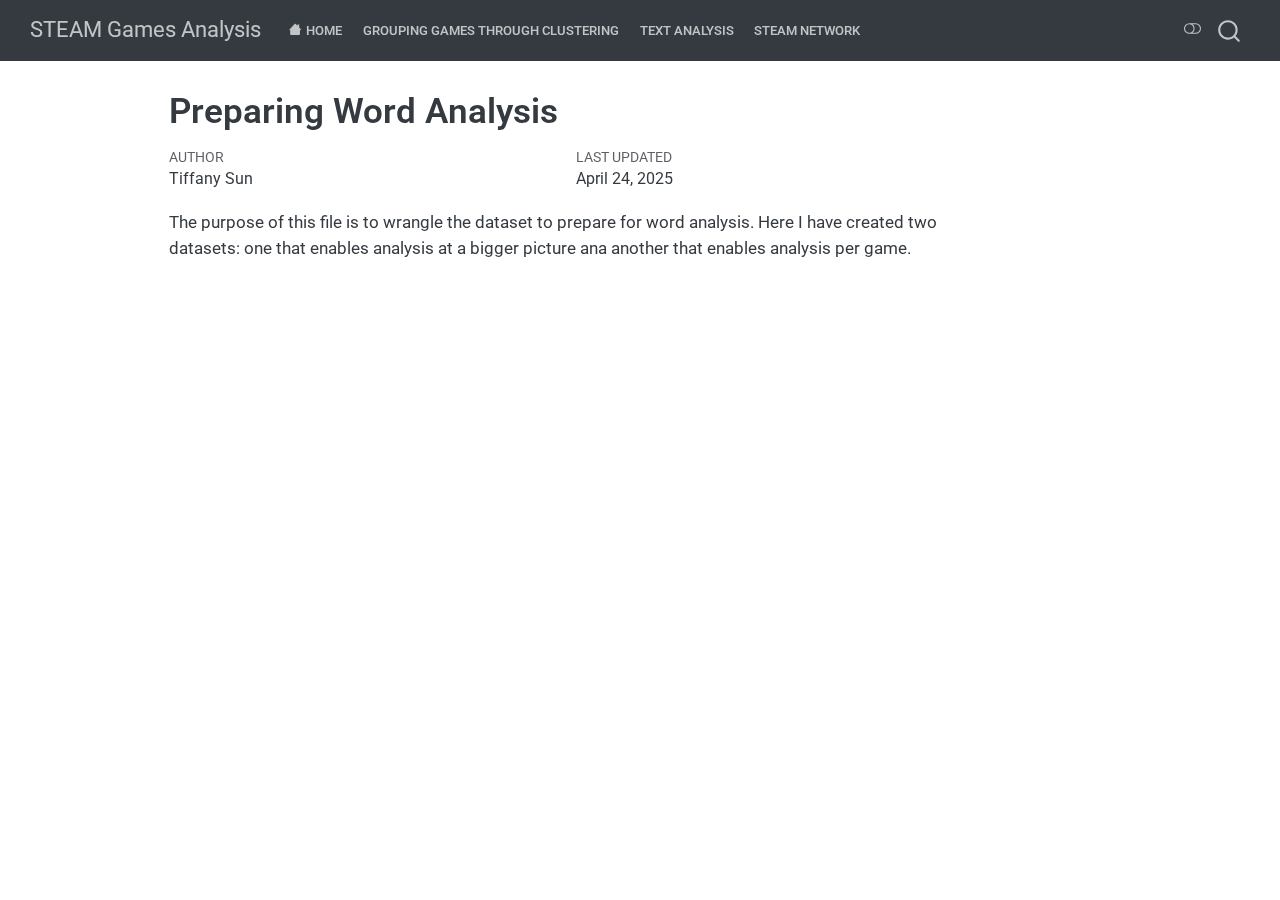
<file: docs/scripts/word_analysis.html>
<!DOCTYPE html>
<html xmlns="http://www.w3.org/1999/xhtml" lang="en" xml:lang="en"><head>

<meta charset="utf-8">
<meta name="generator" content="quarto-1.6.40">

<meta name="viewport" content="width=device-width, initial-scale=1.0, user-scalable=yes">

<meta name="author" content="Tiffany Sun">
<meta name="dcterms.date" content="2025-04-24">

<title>Preparing Word Analysis – STEAM Games Analysis</title>
<style>
code{white-space: pre-wrap;}
span.smallcaps{font-variant: small-caps;}
div.columns{display: flex; gap: min(4vw, 1.5em);}
div.column{flex: auto; overflow-x: auto;}
div.hanging-indent{margin-left: 1.5em; text-indent: -1.5em;}
ul.task-list{list-style: none;}
ul.task-list li input[type="checkbox"] {
  width: 0.8em;
  margin: 0 0.8em 0.2em -1em; /* quarto-specific, see https://github.com/quarto-dev/quarto-cli/issues/4556 */ 
  vertical-align: middle;
}
</style>


<script src="../site_libs/quarto-nav/quarto-nav.js"></script>
<script src="../site_libs/quarto-nav/headroom.min.js"></script>
<script src="../site_libs/clipboard/clipboard.min.js"></script>
<script src="../site_libs/quarto-search/autocomplete.umd.js"></script>
<script src="../site_libs/quarto-search/fuse.min.js"></script>
<script src="../site_libs/quarto-search/quarto-search.js"></script>
<meta name="quarto:offset" content="../">
<script src="../site_libs/quarto-html/quarto.js"></script>
<script src="../site_libs/quarto-html/popper.min.js"></script>
<script src="../site_libs/quarto-html/tippy.umd.min.js"></script>
<script src="../site_libs/quarto-html/anchor.min.js"></script>
<link href="../site_libs/quarto-html/tippy.css" rel="stylesheet">
<link href="../site_libs/quarto-html/quarto-syntax-highlighting-549806ee2085284f45b00abea8c6df48.css" rel="stylesheet" class="quarto-color-scheme" id="quarto-text-highlighting-styles">
<link href="../site_libs/quarto-html/quarto-syntax-highlighting-dark-8ea72dc5fed832574809a9c94082fbbb.css" rel="prefetch" class="quarto-color-scheme quarto-color-alternate" id="quarto-text-highlighting-styles">
<script src="../site_libs/bootstrap/bootstrap.min.js"></script>
<link href="../site_libs/bootstrap/bootstrap-icons.css" rel="stylesheet">
<link href="../site_libs/bootstrap/bootstrap-cc77022d996eab22576f048050cd20e9.min.css" rel="stylesheet" append-hash="true" class="quarto-color-scheme" id="quarto-bootstrap" data-mode="light">
<link href="../site_libs/bootstrap/bootstrap-dark-4889ea36da1ebf92e0baab29227ed795.min.css" rel="prefetch" append-hash="true" class="quarto-color-scheme quarto-color-alternate" id="quarto-bootstrap" data-mode="dark">
<script id="quarto-search-options" type="application/json">{
  "location": "navbar",
  "copy-button": false,
  "collapse-after": 3,
  "panel-placement": "end",
  "type": "overlay",
  "limit": 50,
  "keyboard-shortcut": [
    "f",
    "/",
    "s"
  ],
  "show-item-context": false,
  "language": {
    "search-no-results-text": "No results",
    "search-matching-documents-text": "matching documents",
    "search-copy-link-title": "Copy link to search",
    "search-hide-matches-text": "Hide additional matches",
    "search-more-match-text": "more match in this document",
    "search-more-matches-text": "more matches in this document",
    "search-clear-button-title": "Clear",
    "search-text-placeholder": "",
    "search-detached-cancel-button-title": "Cancel",
    "search-submit-button-title": "Submit",
    "search-label": "Search"
  }
}</script>


<link rel="stylesheet" href="../styles.css">
</head>

<body class="nav-fixed">

<div id="quarto-search-results"></div>
  <header id="quarto-header" class="headroom fixed-top">
    <nav class="navbar navbar-expand-lg " data-bs-theme="dark">
      <div class="navbar-container container-fluid">
      <div class="navbar-brand-container mx-auto">
    <a class="navbar-brand" href="../index.html">
    <span class="navbar-title">STEAM Games Analysis</span>
    </a>
  </div>
            <div id="quarto-search" class="" title="Search"></div>
          <button class="navbar-toggler" type="button" data-bs-toggle="collapse" data-bs-target="#navbarCollapse" aria-controls="navbarCollapse" role="menu" aria-expanded="false" aria-label="Toggle navigation" onclick="if (window.quartoToggleHeadroom) { window.quartoToggleHeadroom(); }">
  <span class="navbar-toggler-icon"></span>
</button>
          <div class="collapse navbar-collapse" id="navbarCollapse">
            <ul class="navbar-nav navbar-nav-scroll me-auto">
  <li class="nav-item">
    <a class="nav-link" href="../index.html"> <i class="bi bi-house" role="img">
</i> 
<span class="menu-text">Home</span></a>
  </li>  
  <li class="nav-item">
    <a class="nav-link" href="../cluster-page.html"> 
<span class="menu-text">Grouping Games Through Clustering</span></a>
  </li>  
  <li class="nav-item">
    <a class="nav-link" href="../word-page.html"> 
<span class="menu-text">Text Analysis</span></a>
  </li>  
  <li class="nav-item">
    <a class="nav-link" href="../network-page.html"> 
<span class="menu-text">Steam Network</span></a>
  </li>  
</ul>
          </div> <!-- /navcollapse -->
            <div class="quarto-navbar-tools">
  <a href="" class="quarto-color-scheme-toggle quarto-navigation-tool  px-1" onclick="window.quartoToggleColorScheme(); return false;" title="Toggle dark mode"><i class="bi"></i></a>
</div>
      </div> <!-- /container-fluid -->
    </nav>
</header>
<!-- content -->
<div id="quarto-content" class="quarto-container page-columns page-rows-contents page-layout-article page-navbar">
<!-- sidebar -->
<!-- margin-sidebar -->
    <div id="quarto-margin-sidebar" class="sidebar margin-sidebar zindex-bottom">
        
    </div>
<!-- main -->
<main class="content" id="quarto-document-content">

<header id="title-block-header" class="quarto-title-block default">
<div class="quarto-title">
<h1 class="title">Preparing Word Analysis</h1>
</div>



<div class="quarto-title-meta">

    <div>
    <div class="quarto-title-meta-heading">Author</div>
    <div class="quarto-title-meta-contents">
             <p>Tiffany Sun </p>
          </div>
  </div>
    
    <div>
    <div class="quarto-title-meta-heading">Last updated</div>
    <div class="quarto-title-meta-contents">
      <p class="date">April 24, 2025</p>
    </div>
  </div>
  
    
  </div>
  


</header>


<p>The purpose of this file is to wrangle the dataset to prepare for word analysis. Here I have created two datasets: one that enables analysis at a bigger picture ana another that enables analysis per game.</p>



</main> <!-- /main -->
<script id="quarto-html-after-body" type="application/javascript">
window.document.addEventListener("DOMContentLoaded", function (event) {
  const toggleBodyColorMode = (bsSheetEl) => {
    const mode = bsSheetEl.getAttribute("data-mode");
    const bodyEl = window.document.querySelector("body");
    if (mode === "dark") {
      bodyEl.classList.add("quarto-dark");
      bodyEl.classList.remove("quarto-light");
    } else {
      bodyEl.classList.add("quarto-light");
      bodyEl.classList.remove("quarto-dark");
    }
  }
  const toggleBodyColorPrimary = () => {
    const bsSheetEl = window.document.querySelector("link#quarto-bootstrap");
    if (bsSheetEl) {
      toggleBodyColorMode(bsSheetEl);
    }
  }
  toggleBodyColorPrimary();  
  const disableStylesheet = (stylesheets) => {
    for (let i=0; i < stylesheets.length; i++) {
      const stylesheet = stylesheets[i];
      stylesheet.rel = 'prefetch';
    }
  }
  const enableStylesheet = (stylesheets) => {
    for (let i=0; i < stylesheets.length; i++) {
      const stylesheet = stylesheets[i];
      stylesheet.rel = 'stylesheet';
    }
  }
  const manageTransitions = (selector, allowTransitions) => {
    const els = window.document.querySelectorAll(selector);
    for (let i=0; i < els.length; i++) {
      const el = els[i];
      if (allowTransitions) {
        el.classList.remove('notransition');
      } else {
        el.classList.add('notransition');
      }
    }
  }
  const toggleGiscusIfUsed = (isAlternate, darkModeDefault) => {
    const baseTheme = document.querySelector('#giscus-base-theme')?.value ?? 'light';
    const alternateTheme = document.querySelector('#giscus-alt-theme')?.value ?? 'dark';
    let newTheme = '';
    if(darkModeDefault) {
      newTheme = isAlternate ? baseTheme : alternateTheme;
    } else {
      newTheme = isAlternate ? alternateTheme : baseTheme;
    }
    const changeGiscusTheme = () => {
      // From: https://github.com/giscus/giscus/issues/336
      const sendMessage = (message) => {
        const iframe = document.querySelector('iframe.giscus-frame');
        if (!iframe) return;
        iframe.contentWindow.postMessage({ giscus: message }, 'https://giscus.app');
      }
      sendMessage({
        setConfig: {
          theme: newTheme
        }
      });
    }
    const isGiscussLoaded = window.document.querySelector('iframe.giscus-frame') !== null;
    if (isGiscussLoaded) {
      changeGiscusTheme();
    }
  }
  const toggleColorMode = (alternate) => {
    // Switch the stylesheets
    const alternateStylesheets = window.document.querySelectorAll('link.quarto-color-scheme.quarto-color-alternate');
    manageTransitions('#quarto-margin-sidebar .nav-link', false);
    if (alternate) {
      enableStylesheet(alternateStylesheets);
      for (const sheetNode of alternateStylesheets) {
        if (sheetNode.id === "quarto-bootstrap") {
          toggleBodyColorMode(sheetNode);
        }
      }
    } else {
      disableStylesheet(alternateStylesheets);
      toggleBodyColorPrimary();
    }
    manageTransitions('#quarto-margin-sidebar .nav-link', true);
    // Switch the toggles
    const toggles = window.document.querySelectorAll('.quarto-color-scheme-toggle');
    for (let i=0; i < toggles.length; i++) {
      const toggle = toggles[i];
      if (toggle) {
        if (alternate) {
          toggle.classList.add("alternate");     
        } else {
          toggle.classList.remove("alternate");
        }
      }
    }
    // Hack to workaround the fact that safari doesn't
    // properly recolor the scrollbar when toggling (#1455)
    if (navigator.userAgent.indexOf('Safari') > 0 && navigator.userAgent.indexOf('Chrome') == -1) {
      manageTransitions("body", false);
      window.scrollTo(0, 1);
      setTimeout(() => {
        window.scrollTo(0, 0);
        manageTransitions("body", true);
      }, 40);  
    }
  }
  const isFileUrl = () => { 
    return window.location.protocol === 'file:';
  }
  const hasAlternateSentinel = () => {  
    let styleSentinel = getColorSchemeSentinel();
    if (styleSentinel !== null) {
      return styleSentinel === "alternate";
    } else {
      return false;
    }
  }
  const setStyleSentinel = (alternate) => {
    const value = alternate ? "alternate" : "default";
    if (!isFileUrl()) {
      window.localStorage.setItem("quarto-color-scheme", value);
    } else {
      localAlternateSentinel = value;
    }
  }
  const getColorSchemeSentinel = () => {
    if (!isFileUrl()) {
      const storageValue = window.localStorage.getItem("quarto-color-scheme");
      return storageValue != null ? storageValue : localAlternateSentinel;
    } else {
      return localAlternateSentinel;
    }
  }
  const darkModeDefault = false;
  let localAlternateSentinel = darkModeDefault ? 'alternate' : 'default';
  // Dark / light mode switch
  window.quartoToggleColorScheme = () => {
    // Read the current dark / light value 
    let toAlternate = !hasAlternateSentinel();
    toggleColorMode(toAlternate);
    setStyleSentinel(toAlternate);
    toggleGiscusIfUsed(toAlternate, darkModeDefault);
  };
  // Ensure there is a toggle, if there isn't float one in the top right
  if (window.document.querySelector('.quarto-color-scheme-toggle') === null) {
    const a = window.document.createElement('a');
    a.classList.add('top-right');
    a.classList.add('quarto-color-scheme-toggle');
    a.href = "";
    a.onclick = function() { try { window.quartoToggleColorScheme(); } catch {} return false; };
    const i = window.document.createElement("i");
    i.classList.add('bi');
    a.appendChild(i);
    window.document.body.appendChild(a);
  }
  // Switch to dark mode if need be
  if (hasAlternateSentinel()) {
    toggleColorMode(true);
  } else {
    toggleColorMode(false);
  }
  const icon = "";
  const anchorJS = new window.AnchorJS();
  anchorJS.options = {
    placement: 'right',
    icon: icon
  };
  anchorJS.add('.anchored');
  const isCodeAnnotation = (el) => {
    for (const clz of el.classList) {
      if (clz.startsWith('code-annotation-')) {                     
        return true;
      }
    }
    return false;
  }
  const onCopySuccess = function(e) {
    // button target
    const button = e.trigger;
    // don't keep focus
    button.blur();
    // flash "checked"
    button.classList.add('code-copy-button-checked');
    var currentTitle = button.getAttribute("title");
    button.setAttribute("title", "Copied!");
    let tooltip;
    if (window.bootstrap) {
      button.setAttribute("data-bs-toggle", "tooltip");
      button.setAttribute("data-bs-placement", "left");
      button.setAttribute("data-bs-title", "Copied!");
      tooltip = new bootstrap.Tooltip(button, 
        { trigger: "manual", 
          customClass: "code-copy-button-tooltip",
          offset: [0, -8]});
      tooltip.show();    
    }
    setTimeout(function() {
      if (tooltip) {
        tooltip.hide();
        button.removeAttribute("data-bs-title");
        button.removeAttribute("data-bs-toggle");
        button.removeAttribute("data-bs-placement");
      }
      button.setAttribute("title", currentTitle);
      button.classList.remove('code-copy-button-checked');
    }, 1000);
    // clear code selection
    e.clearSelection();
  }
  const getTextToCopy = function(trigger) {
      const codeEl = trigger.previousElementSibling.cloneNode(true);
      for (const childEl of codeEl.children) {
        if (isCodeAnnotation(childEl)) {
          childEl.remove();
        }
      }
      return codeEl.innerText;
  }
  const clipboard = new window.ClipboardJS('.code-copy-button:not([data-in-quarto-modal])', {
    text: getTextToCopy
  });
  clipboard.on('success', onCopySuccess);
  if (window.document.getElementById('quarto-embedded-source-code-modal')) {
    const clipboardModal = new window.ClipboardJS('.code-copy-button[data-in-quarto-modal]', {
      text: getTextToCopy,
      container: window.document.getElementById('quarto-embedded-source-code-modal')
    });
    clipboardModal.on('success', onCopySuccess);
  }
    var localhostRegex = new RegExp(/^(?:http|https):\/\/localhost\:?[0-9]*\//);
    var mailtoRegex = new RegExp(/^mailto:/);
      var filterRegex = new RegExp('/' + window.location.host + '/');
    var isInternal = (href) => {
        return filterRegex.test(href) || localhostRegex.test(href) || mailtoRegex.test(href);
    }
    // Inspect non-navigation links and adorn them if external
 	var links = window.document.querySelectorAll('a[href]:not(.nav-link):not(.navbar-brand):not(.toc-action):not(.sidebar-link):not(.sidebar-item-toggle):not(.pagination-link):not(.no-external):not([aria-hidden]):not(.dropdown-item):not(.quarto-navigation-tool):not(.about-link)');
    for (var i=0; i<links.length; i++) {
      const link = links[i];
      if (!isInternal(link.href)) {
        // undo the damage that might have been done by quarto-nav.js in the case of
        // links that we want to consider external
        if (link.dataset.originalHref !== undefined) {
          link.href = link.dataset.originalHref;
        }
      }
    }
  function tippyHover(el, contentFn, onTriggerFn, onUntriggerFn) {
    const config = {
      allowHTML: true,
      maxWidth: 500,
      delay: 100,
      arrow: false,
      appendTo: function(el) {
          return el.parentElement;
      },
      interactive: true,
      interactiveBorder: 10,
      theme: 'quarto',
      placement: 'bottom-start',
    };
    if (contentFn) {
      config.content = contentFn;
    }
    if (onTriggerFn) {
      config.onTrigger = onTriggerFn;
    }
    if (onUntriggerFn) {
      config.onUntrigger = onUntriggerFn;
    }
    window.tippy(el, config); 
  }
  const noterefs = window.document.querySelectorAll('a[role="doc-noteref"]');
  for (var i=0; i<noterefs.length; i++) {
    const ref = noterefs[i];
    tippyHover(ref, function() {
      // use id or data attribute instead here
      let href = ref.getAttribute('data-footnote-href') || ref.getAttribute('href');
      try { href = new URL(href).hash; } catch {}
      const id = href.replace(/^#\/?/, "");
      const note = window.document.getElementById(id);
      if (note) {
        return note.innerHTML;
      } else {
        return "";
      }
    });
  }
      let selectedAnnoteEl;
      const selectorForAnnotation = ( cell, annotation) => {
        let cellAttr = 'data-code-cell="' + cell + '"';
        let lineAttr = 'data-code-annotation="' +  annotation + '"';
        const selector = 'span[' + cellAttr + '][' + lineAttr + ']';
        return selector;
      }
      const selectCodeLines = (annoteEl) => {
        const doc = window.document;
        const targetCell = annoteEl.getAttribute("data-target-cell");
        const targetAnnotation = annoteEl.getAttribute("data-target-annotation");
        const annoteSpan = window.document.querySelector(selectorForAnnotation(targetCell, targetAnnotation));
        const lines = annoteSpan.getAttribute("data-code-lines").split(",");
        const lineIds = lines.map((line) => {
          return targetCell + "-" + line;
        })
        let top = null;
        let height = null;
        let parent = null;
        if (lineIds.length > 0) {
            //compute the position of the single el (top and bottom and make a div)
            const el = window.document.getElementById(lineIds[0]);
            top = el.offsetTop;
            height = el.offsetHeight;
            parent = el.parentElement.parentElement;
          if (lineIds.length > 1) {
            const lastEl = window.document.getElementById(lineIds[lineIds.length - 1]);
            const bottom = lastEl.offsetTop + lastEl.offsetHeight;
            height = bottom - top;
          }
          if (top !== null && height !== null && parent !== null) {
            // cook up a div (if necessary) and position it 
            let div = window.document.getElementById("code-annotation-line-highlight");
            if (div === null) {
              div = window.document.createElement("div");
              div.setAttribute("id", "code-annotation-line-highlight");
              div.style.position = 'absolute';
              parent.appendChild(div);
            }
            div.style.top = top - 2 + "px";
            div.style.height = height + 4 + "px";
            div.style.left = 0;
            let gutterDiv = window.document.getElementById("code-annotation-line-highlight-gutter");
            if (gutterDiv === null) {
              gutterDiv = window.document.createElement("div");
              gutterDiv.setAttribute("id", "code-annotation-line-highlight-gutter");
              gutterDiv.style.position = 'absolute';
              const codeCell = window.document.getElementById(targetCell);
              const gutter = codeCell.querySelector('.code-annotation-gutter');
              gutter.appendChild(gutterDiv);
            }
            gutterDiv.style.top = top - 2 + "px";
            gutterDiv.style.height = height + 4 + "px";
          }
          selectedAnnoteEl = annoteEl;
        }
      };
      const unselectCodeLines = () => {
        const elementsIds = ["code-annotation-line-highlight", "code-annotation-line-highlight-gutter"];
        elementsIds.forEach((elId) => {
          const div = window.document.getElementById(elId);
          if (div) {
            div.remove();
          }
        });
        selectedAnnoteEl = undefined;
      };
        // Handle positioning of the toggle
    window.addEventListener(
      "resize",
      throttle(() => {
        elRect = undefined;
        if (selectedAnnoteEl) {
          selectCodeLines(selectedAnnoteEl);
        }
      }, 10)
    );
    function throttle(fn, ms) {
    let throttle = false;
    let timer;
      return (...args) => {
        if(!throttle) { // first call gets through
            fn.apply(this, args);
            throttle = true;
        } else { // all the others get throttled
            if(timer) clearTimeout(timer); // cancel #2
            timer = setTimeout(() => {
              fn.apply(this, args);
              timer = throttle = false;
            }, ms);
        }
      };
    }
      // Attach click handler to the DT
      const annoteDls = window.document.querySelectorAll('dt[data-target-cell]');
      for (const annoteDlNode of annoteDls) {
        annoteDlNode.addEventListener('click', (event) => {
          const clickedEl = event.target;
          if (clickedEl !== selectedAnnoteEl) {
            unselectCodeLines();
            const activeEl = window.document.querySelector('dt[data-target-cell].code-annotation-active');
            if (activeEl) {
              activeEl.classList.remove('code-annotation-active');
            }
            selectCodeLines(clickedEl);
            clickedEl.classList.add('code-annotation-active');
          } else {
            // Unselect the line
            unselectCodeLines();
            clickedEl.classList.remove('code-annotation-active');
          }
        });
      }
  const findCites = (el) => {
    const parentEl = el.parentElement;
    if (parentEl) {
      const cites = parentEl.dataset.cites;
      if (cites) {
        return {
          el,
          cites: cites.split(' ')
        };
      } else {
        return findCites(el.parentElement)
      }
    } else {
      return undefined;
    }
  };
  var bibliorefs = window.document.querySelectorAll('a[role="doc-biblioref"]');
  for (var i=0; i<bibliorefs.length; i++) {
    const ref = bibliorefs[i];
    const citeInfo = findCites(ref);
    if (citeInfo) {
      tippyHover(citeInfo.el, function() {
        var popup = window.document.createElement('div');
        citeInfo.cites.forEach(function(cite) {
          var citeDiv = window.document.createElement('div');
          citeDiv.classList.add('hanging-indent');
          citeDiv.classList.add('csl-entry');
          var biblioDiv = window.document.getElementById('ref-' + cite);
          if (biblioDiv) {
            citeDiv.innerHTML = biblioDiv.innerHTML;
          }
          popup.appendChild(citeDiv);
        });
        return popup.innerHTML;
      });
    }
  }
});
</script>
</div> <!-- /content -->




</body></html>
</file>
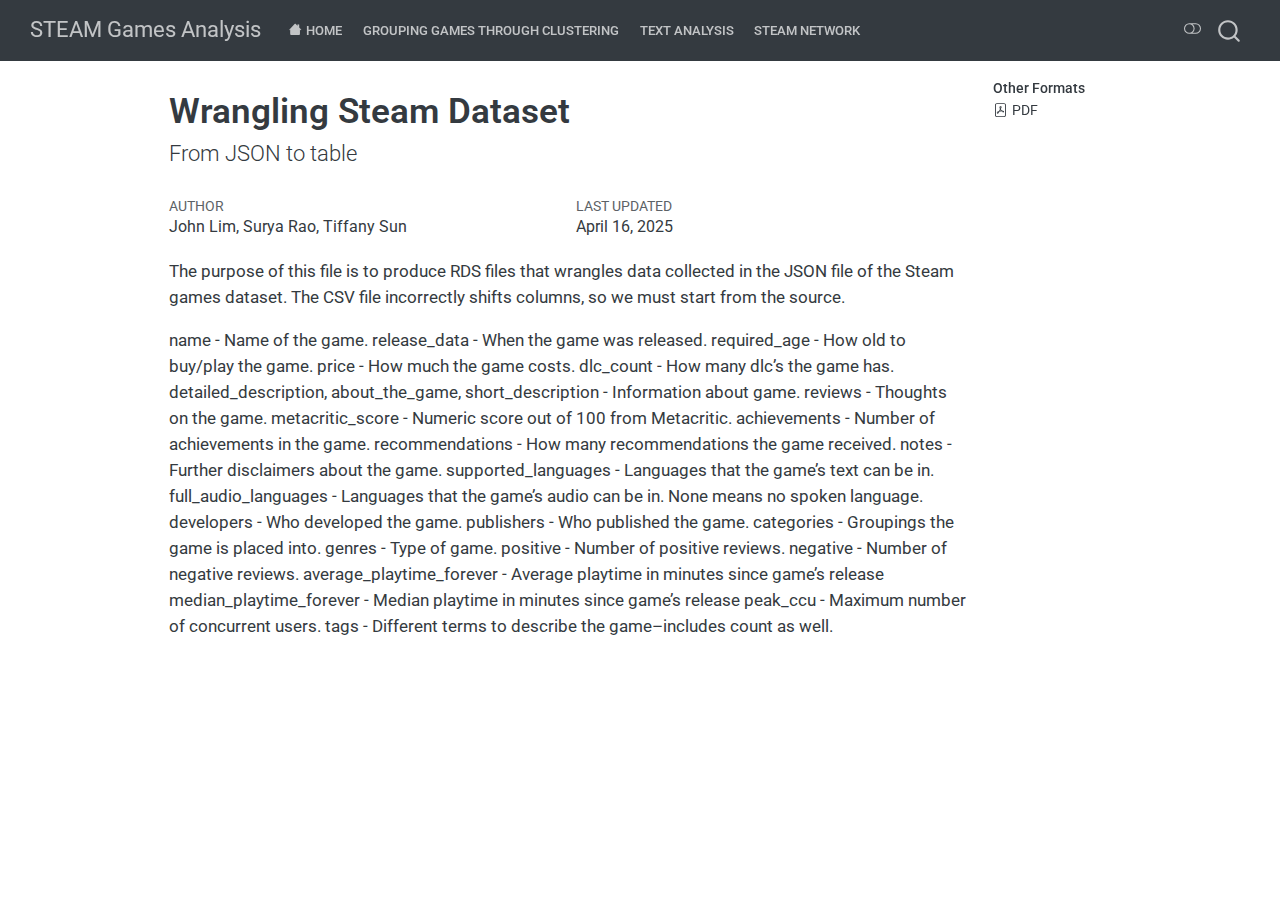
<file: docs/scripts/wrangle_game.html>
<!DOCTYPE html>
<html xmlns="http://www.w3.org/1999/xhtml" lang="en" xml:lang="en"><head>

<meta charset="utf-8">
<meta name="generator" content="quarto-1.6.40">

<meta name="viewport" content="width=device-width, initial-scale=1.0, user-scalable=yes">

<meta name="author" content="John Lim, Surya Rao, Tiffany Sun">
<meta name="dcterms.date" content="2025-04-16">

<title>Wrangling Steam Dataset – STEAM Games Analysis</title>
<style>
code{white-space: pre-wrap;}
span.smallcaps{font-variant: small-caps;}
div.columns{display: flex; gap: min(4vw, 1.5em);}
div.column{flex: auto; overflow-x: auto;}
div.hanging-indent{margin-left: 1.5em; text-indent: -1.5em;}
ul.task-list{list-style: none;}
ul.task-list li input[type="checkbox"] {
  width: 0.8em;
  margin: 0 0.8em 0.2em -1em; /* quarto-specific, see https://github.com/quarto-dev/quarto-cli/issues/4556 */ 
  vertical-align: middle;
}
</style>


<script src="../site_libs/quarto-nav/quarto-nav.js"></script>
<script src="../site_libs/quarto-nav/headroom.min.js"></script>
<script src="../site_libs/clipboard/clipboard.min.js"></script>
<script src="../site_libs/quarto-search/autocomplete.umd.js"></script>
<script src="../site_libs/quarto-search/fuse.min.js"></script>
<script src="../site_libs/quarto-search/quarto-search.js"></script>
<meta name="quarto:offset" content="../">
<script src="../site_libs/quarto-html/quarto.js"></script>
<script src="../site_libs/quarto-html/popper.min.js"></script>
<script src="../site_libs/quarto-html/tippy.umd.min.js"></script>
<script src="../site_libs/quarto-html/anchor.min.js"></script>
<link href="../site_libs/quarto-html/tippy.css" rel="stylesheet">
<link href="../site_libs/quarto-html/quarto-syntax-highlighting-549806ee2085284f45b00abea8c6df48.css" rel="stylesheet" class="quarto-color-scheme" id="quarto-text-highlighting-styles">
<link href="../site_libs/quarto-html/quarto-syntax-highlighting-dark-8ea72dc5fed832574809a9c94082fbbb.css" rel="prefetch" class="quarto-color-scheme quarto-color-alternate" id="quarto-text-highlighting-styles">
<script src="../site_libs/bootstrap/bootstrap.min.js"></script>
<link href="../site_libs/bootstrap/bootstrap-icons.css" rel="stylesheet">
<link href="../site_libs/bootstrap/bootstrap-cc77022d996eab22576f048050cd20e9.min.css" rel="stylesheet" append-hash="true" class="quarto-color-scheme" id="quarto-bootstrap" data-mode="light">
<link href="../site_libs/bootstrap/bootstrap-dark-4889ea36da1ebf92e0baab29227ed795.min.css" rel="prefetch" append-hash="true" class="quarto-color-scheme quarto-color-alternate" id="quarto-bootstrap" data-mode="dark">
<script id="quarto-search-options" type="application/json">{
  "location": "navbar",
  "copy-button": false,
  "collapse-after": 3,
  "panel-placement": "end",
  "type": "overlay",
  "limit": 50,
  "keyboard-shortcut": [
    "f",
    "/",
    "s"
  ],
  "show-item-context": false,
  "language": {
    "search-no-results-text": "No results",
    "search-matching-documents-text": "matching documents",
    "search-copy-link-title": "Copy link to search",
    "search-hide-matches-text": "Hide additional matches",
    "search-more-match-text": "more match in this document",
    "search-more-matches-text": "more matches in this document",
    "search-clear-button-title": "Clear",
    "search-text-placeholder": "",
    "search-detached-cancel-button-title": "Cancel",
    "search-submit-button-title": "Submit",
    "search-label": "Search"
  }
}</script>


<link rel="stylesheet" href="../styles.css">
</head>

<body class="nav-fixed">

<div id="quarto-search-results"></div>
  <header id="quarto-header" class="headroom fixed-top">
    <nav class="navbar navbar-expand-lg " data-bs-theme="dark">
      <div class="navbar-container container-fluid">
      <div class="navbar-brand-container mx-auto">
    <a class="navbar-brand" href="../index.html">
    <span class="navbar-title">STEAM Games Analysis</span>
    </a>
  </div>
            <div id="quarto-search" class="" title="Search"></div>
          <button class="navbar-toggler" type="button" data-bs-toggle="collapse" data-bs-target="#navbarCollapse" aria-controls="navbarCollapse" role="menu" aria-expanded="false" aria-label="Toggle navigation" onclick="if (window.quartoToggleHeadroom) { window.quartoToggleHeadroom(); }">
  <span class="navbar-toggler-icon"></span>
</button>
          <div class="collapse navbar-collapse" id="navbarCollapse">
            <ul class="navbar-nav navbar-nav-scroll me-auto">
  <li class="nav-item">
    <a class="nav-link" href="../index.html"> <i class="bi bi-house" role="img">
</i> 
<span class="menu-text">Home</span></a>
  </li>  
  <li class="nav-item">
    <a class="nav-link" href="../cluster-page.html"> 
<span class="menu-text">Grouping Games Through Clustering</span></a>
  </li>  
  <li class="nav-item">
    <a class="nav-link" href="../word-page.html"> 
<span class="menu-text">Text Analysis</span></a>
  </li>  
  <li class="nav-item">
    <a class="nav-link" href="../network-page.html"> 
<span class="menu-text">Steam Network</span></a>
  </li>  
</ul>
          </div> <!-- /navcollapse -->
            <div class="quarto-navbar-tools">
  <a href="" class="quarto-color-scheme-toggle quarto-navigation-tool  px-1" onclick="window.quartoToggleColorScheme(); return false;" title="Toggle dark mode"><i class="bi"></i></a>
</div>
      </div> <!-- /container-fluid -->
    </nav>
</header>
<!-- content -->
<div id="quarto-content" class="quarto-container page-columns page-rows-contents page-layout-article page-navbar">
<!-- sidebar -->
<!-- margin-sidebar -->
    <div id="quarto-margin-sidebar" class="sidebar margin-sidebar">
        
    <div class="quarto-alternate-formats"><h2>Other Formats</h2><ul><li><a href="wrangle_game.pdf"><i class="bi bi-file-pdf"></i>PDF</a></li></ul></div></div>
<!-- main -->
<main class="content" id="quarto-document-content">

<header id="title-block-header" class="quarto-title-block default">
<div class="quarto-title">
<h1 class="title">Wrangling Steam Dataset</h1>
<p class="subtitle lead">From JSON to table</p>
</div>



<div class="quarto-title-meta">

    <div>
    <div class="quarto-title-meta-heading">Author</div>
    <div class="quarto-title-meta-contents">
             <p>John Lim, Surya Rao, Tiffany Sun </p>
          </div>
  </div>
    
    <div>
    <div class="quarto-title-meta-heading">Last updated</div>
    <div class="quarto-title-meta-contents">
      <p class="date">April 16, 2025</p>
    </div>
  </div>
  
    
  </div>
  


</header>


<p>The purpose of this file is to produce RDS files that wrangles data collected in the JSON file of the Steam games dataset. The CSV file incorrectly shifts columns, so we must start from the source.</p>
<p>name - Name of the game. release_data - When the game was released. required_age - How old to buy/play the game. price - How much the game costs. dlc_count - How many dlc’s the game has. detailed_description, about_the_game, short_description - Information about game. reviews - Thoughts on the game. metacritic_score - Numeric score out of 100 from Metacritic. achievements - Number of achievements in the game. recommendations - How many recommendations the game received. notes - Further disclaimers about the game. supported_languages - Languages that the game’s text can be in. full_audio_languages - Languages that the game’s audio can be in. None means no spoken language. developers - Who developed the game. publishers - Who published the game. categories - Groupings the game is placed into. genres - Type of game. positive - Number of positive reviews. negative - Number of negative reviews. average_playtime_forever - Average playtime in minutes since game’s release median_playtime_forever - Median playtime in minutes since game’s release peak_ccu - Maximum number of concurrent users. tags - Different terms to describe the game–includes count as well.</p>



</main> <!-- /main -->
<script id="quarto-html-after-body" type="application/javascript">
window.document.addEventListener("DOMContentLoaded", function (event) {
  const toggleBodyColorMode = (bsSheetEl) => {
    const mode = bsSheetEl.getAttribute("data-mode");
    const bodyEl = window.document.querySelector("body");
    if (mode === "dark") {
      bodyEl.classList.add("quarto-dark");
      bodyEl.classList.remove("quarto-light");
    } else {
      bodyEl.classList.add("quarto-light");
      bodyEl.classList.remove("quarto-dark");
    }
  }
  const toggleBodyColorPrimary = () => {
    const bsSheetEl = window.document.querySelector("link#quarto-bootstrap");
    if (bsSheetEl) {
      toggleBodyColorMode(bsSheetEl);
    }
  }
  toggleBodyColorPrimary();  
  const disableStylesheet = (stylesheets) => {
    for (let i=0; i < stylesheets.length; i++) {
      const stylesheet = stylesheets[i];
      stylesheet.rel = 'prefetch';
    }
  }
  const enableStylesheet = (stylesheets) => {
    for (let i=0; i < stylesheets.length; i++) {
      const stylesheet = stylesheets[i];
      stylesheet.rel = 'stylesheet';
    }
  }
  const manageTransitions = (selector, allowTransitions) => {
    const els = window.document.querySelectorAll(selector);
    for (let i=0; i < els.length; i++) {
      const el = els[i];
      if (allowTransitions) {
        el.classList.remove('notransition');
      } else {
        el.classList.add('notransition');
      }
    }
  }
  const toggleGiscusIfUsed = (isAlternate, darkModeDefault) => {
    const baseTheme = document.querySelector('#giscus-base-theme')?.value ?? 'light';
    const alternateTheme = document.querySelector('#giscus-alt-theme')?.value ?? 'dark';
    let newTheme = '';
    if(darkModeDefault) {
      newTheme = isAlternate ? baseTheme : alternateTheme;
    } else {
      newTheme = isAlternate ? alternateTheme : baseTheme;
    }
    const changeGiscusTheme = () => {
      // From: https://github.com/giscus/giscus/issues/336
      const sendMessage = (message) => {
        const iframe = document.querySelector('iframe.giscus-frame');
        if (!iframe) return;
        iframe.contentWindow.postMessage({ giscus: message }, 'https://giscus.app');
      }
      sendMessage({
        setConfig: {
          theme: newTheme
        }
      });
    }
    const isGiscussLoaded = window.document.querySelector('iframe.giscus-frame') !== null;
    if (isGiscussLoaded) {
      changeGiscusTheme();
    }
  }
  const toggleColorMode = (alternate) => {
    // Switch the stylesheets
    const alternateStylesheets = window.document.querySelectorAll('link.quarto-color-scheme.quarto-color-alternate');
    manageTransitions('#quarto-margin-sidebar .nav-link', false);
    if (alternate) {
      enableStylesheet(alternateStylesheets);
      for (const sheetNode of alternateStylesheets) {
        if (sheetNode.id === "quarto-bootstrap") {
          toggleBodyColorMode(sheetNode);
        }
      }
    } else {
      disableStylesheet(alternateStylesheets);
      toggleBodyColorPrimary();
    }
    manageTransitions('#quarto-margin-sidebar .nav-link', true);
    // Switch the toggles
    const toggles = window.document.querySelectorAll('.quarto-color-scheme-toggle');
    for (let i=0; i < toggles.length; i++) {
      const toggle = toggles[i];
      if (toggle) {
        if (alternate) {
          toggle.classList.add("alternate");     
        } else {
          toggle.classList.remove("alternate");
        }
      }
    }
    // Hack to workaround the fact that safari doesn't
    // properly recolor the scrollbar when toggling (#1455)
    if (navigator.userAgent.indexOf('Safari') > 0 && navigator.userAgent.indexOf('Chrome') == -1) {
      manageTransitions("body", false);
      window.scrollTo(0, 1);
      setTimeout(() => {
        window.scrollTo(0, 0);
        manageTransitions("body", true);
      }, 40);  
    }
  }
  const isFileUrl = () => { 
    return window.location.protocol === 'file:';
  }
  const hasAlternateSentinel = () => {  
    let styleSentinel = getColorSchemeSentinel();
    if (styleSentinel !== null) {
      return styleSentinel === "alternate";
    } else {
      return false;
    }
  }
  const setStyleSentinel = (alternate) => {
    const value = alternate ? "alternate" : "default";
    if (!isFileUrl()) {
      window.localStorage.setItem("quarto-color-scheme", value);
    } else {
      localAlternateSentinel = value;
    }
  }
  const getColorSchemeSentinel = () => {
    if (!isFileUrl()) {
      const storageValue = window.localStorage.getItem("quarto-color-scheme");
      return storageValue != null ? storageValue : localAlternateSentinel;
    } else {
      return localAlternateSentinel;
    }
  }
  const darkModeDefault = false;
  let localAlternateSentinel = darkModeDefault ? 'alternate' : 'default';
  // Dark / light mode switch
  window.quartoToggleColorScheme = () => {
    // Read the current dark / light value 
    let toAlternate = !hasAlternateSentinel();
    toggleColorMode(toAlternate);
    setStyleSentinel(toAlternate);
    toggleGiscusIfUsed(toAlternate, darkModeDefault);
  };
  // Ensure there is a toggle, if there isn't float one in the top right
  if (window.document.querySelector('.quarto-color-scheme-toggle') === null) {
    const a = window.document.createElement('a');
    a.classList.add('top-right');
    a.classList.add('quarto-color-scheme-toggle');
    a.href = "";
    a.onclick = function() { try { window.quartoToggleColorScheme(); } catch {} return false; };
    const i = window.document.createElement("i");
    i.classList.add('bi');
    a.appendChild(i);
    window.document.body.appendChild(a);
  }
  // Switch to dark mode if need be
  if (hasAlternateSentinel()) {
    toggleColorMode(true);
  } else {
    toggleColorMode(false);
  }
  const icon = "";
  const anchorJS = new window.AnchorJS();
  anchorJS.options = {
    placement: 'right',
    icon: icon
  };
  anchorJS.add('.anchored');
  const isCodeAnnotation = (el) => {
    for (const clz of el.classList) {
      if (clz.startsWith('code-annotation-')) {                     
        return true;
      }
    }
    return false;
  }
  const onCopySuccess = function(e) {
    // button target
    const button = e.trigger;
    // don't keep focus
    button.blur();
    // flash "checked"
    button.classList.add('code-copy-button-checked');
    var currentTitle = button.getAttribute("title");
    button.setAttribute("title", "Copied!");
    let tooltip;
    if (window.bootstrap) {
      button.setAttribute("data-bs-toggle", "tooltip");
      button.setAttribute("data-bs-placement", "left");
      button.setAttribute("data-bs-title", "Copied!");
      tooltip = new bootstrap.Tooltip(button, 
        { trigger: "manual", 
          customClass: "code-copy-button-tooltip",
          offset: [0, -8]});
      tooltip.show();    
    }
    setTimeout(function() {
      if (tooltip) {
        tooltip.hide();
        button.removeAttribute("data-bs-title");
        button.removeAttribute("data-bs-toggle");
        button.removeAttribute("data-bs-placement");
      }
      button.setAttribute("title", currentTitle);
      button.classList.remove('code-copy-button-checked');
    }, 1000);
    // clear code selection
    e.clearSelection();
  }
  const getTextToCopy = function(trigger) {
      const codeEl = trigger.previousElementSibling.cloneNode(true);
      for (const childEl of codeEl.children) {
        if (isCodeAnnotation(childEl)) {
          childEl.remove();
        }
      }
      return codeEl.innerText;
  }
  const clipboard = new window.ClipboardJS('.code-copy-button:not([data-in-quarto-modal])', {
    text: getTextToCopy
  });
  clipboard.on('success', onCopySuccess);
  if (window.document.getElementById('quarto-embedded-source-code-modal')) {
    const clipboardModal = new window.ClipboardJS('.code-copy-button[data-in-quarto-modal]', {
      text: getTextToCopy,
      container: window.document.getElementById('quarto-embedded-source-code-modal')
    });
    clipboardModal.on('success', onCopySuccess);
  }
    var localhostRegex = new RegExp(/^(?:http|https):\/\/localhost\:?[0-9]*\//);
    var mailtoRegex = new RegExp(/^mailto:/);
      var filterRegex = new RegExp('/' + window.location.host + '/');
    var isInternal = (href) => {
        return filterRegex.test(href) || localhostRegex.test(href) || mailtoRegex.test(href);
    }
    // Inspect non-navigation links and adorn them if external
 	var links = window.document.querySelectorAll('a[href]:not(.nav-link):not(.navbar-brand):not(.toc-action):not(.sidebar-link):not(.sidebar-item-toggle):not(.pagination-link):not(.no-external):not([aria-hidden]):not(.dropdown-item):not(.quarto-navigation-tool):not(.about-link)');
    for (var i=0; i<links.length; i++) {
      const link = links[i];
      if (!isInternal(link.href)) {
        // undo the damage that might have been done by quarto-nav.js in the case of
        // links that we want to consider external
        if (link.dataset.originalHref !== undefined) {
          link.href = link.dataset.originalHref;
        }
      }
    }
  function tippyHover(el, contentFn, onTriggerFn, onUntriggerFn) {
    const config = {
      allowHTML: true,
      maxWidth: 500,
      delay: 100,
      arrow: false,
      appendTo: function(el) {
          return el.parentElement;
      },
      interactive: true,
      interactiveBorder: 10,
      theme: 'quarto',
      placement: 'bottom-start',
    };
    if (contentFn) {
      config.content = contentFn;
    }
    if (onTriggerFn) {
      config.onTrigger = onTriggerFn;
    }
    if (onUntriggerFn) {
      config.onUntrigger = onUntriggerFn;
    }
    window.tippy(el, config); 
  }
  const noterefs = window.document.querySelectorAll('a[role="doc-noteref"]');
  for (var i=0; i<noterefs.length; i++) {
    const ref = noterefs[i];
    tippyHover(ref, function() {
      // use id or data attribute instead here
      let href = ref.getAttribute('data-footnote-href') || ref.getAttribute('href');
      try { href = new URL(href).hash; } catch {}
      const id = href.replace(/^#\/?/, "");
      const note = window.document.getElementById(id);
      if (note) {
        return note.innerHTML;
      } else {
        return "";
      }
    });
  }
      let selectedAnnoteEl;
      const selectorForAnnotation = ( cell, annotation) => {
        let cellAttr = 'data-code-cell="' + cell + '"';
        let lineAttr = 'data-code-annotation="' +  annotation + '"';
        const selector = 'span[' + cellAttr + '][' + lineAttr + ']';
        return selector;
      }
      const selectCodeLines = (annoteEl) => {
        const doc = window.document;
        const targetCell = annoteEl.getAttribute("data-target-cell");
        const targetAnnotation = annoteEl.getAttribute("data-target-annotation");
        const annoteSpan = window.document.querySelector(selectorForAnnotation(targetCell, targetAnnotation));
        const lines = annoteSpan.getAttribute("data-code-lines").split(",");
        const lineIds = lines.map((line) => {
          return targetCell + "-" + line;
        })
        let top = null;
        let height = null;
        let parent = null;
        if (lineIds.length > 0) {
            //compute the position of the single el (top and bottom and make a div)
            const el = window.document.getElementById(lineIds[0]);
            top = el.offsetTop;
            height = el.offsetHeight;
            parent = el.parentElement.parentElement;
          if (lineIds.length > 1) {
            const lastEl = window.document.getElementById(lineIds[lineIds.length - 1]);
            const bottom = lastEl.offsetTop + lastEl.offsetHeight;
            height = bottom - top;
          }
          if (top !== null && height !== null && parent !== null) {
            // cook up a div (if necessary) and position it 
            let div = window.document.getElementById("code-annotation-line-highlight");
            if (div === null) {
              div = window.document.createElement("div");
              div.setAttribute("id", "code-annotation-line-highlight");
              div.style.position = 'absolute';
              parent.appendChild(div);
            }
            div.style.top = top - 2 + "px";
            div.style.height = height + 4 + "px";
            div.style.left = 0;
            let gutterDiv = window.document.getElementById("code-annotation-line-highlight-gutter");
            if (gutterDiv === null) {
              gutterDiv = window.document.createElement("div");
              gutterDiv.setAttribute("id", "code-annotation-line-highlight-gutter");
              gutterDiv.style.position = 'absolute';
              const codeCell = window.document.getElementById(targetCell);
              const gutter = codeCell.querySelector('.code-annotation-gutter');
              gutter.appendChild(gutterDiv);
            }
            gutterDiv.style.top = top - 2 + "px";
            gutterDiv.style.height = height + 4 + "px";
          }
          selectedAnnoteEl = annoteEl;
        }
      };
      const unselectCodeLines = () => {
        const elementsIds = ["code-annotation-line-highlight", "code-annotation-line-highlight-gutter"];
        elementsIds.forEach((elId) => {
          const div = window.document.getElementById(elId);
          if (div) {
            div.remove();
          }
        });
        selectedAnnoteEl = undefined;
      };
        // Handle positioning of the toggle
    window.addEventListener(
      "resize",
      throttle(() => {
        elRect = undefined;
        if (selectedAnnoteEl) {
          selectCodeLines(selectedAnnoteEl);
        }
      }, 10)
    );
    function throttle(fn, ms) {
    let throttle = false;
    let timer;
      return (...args) => {
        if(!throttle) { // first call gets through
            fn.apply(this, args);
            throttle = true;
        } else { // all the others get throttled
            if(timer) clearTimeout(timer); // cancel #2
            timer = setTimeout(() => {
              fn.apply(this, args);
              timer = throttle = false;
            }, ms);
        }
      };
    }
      // Attach click handler to the DT
      const annoteDls = window.document.querySelectorAll('dt[data-target-cell]');
      for (const annoteDlNode of annoteDls) {
        annoteDlNode.addEventListener('click', (event) => {
          const clickedEl = event.target;
          if (clickedEl !== selectedAnnoteEl) {
            unselectCodeLines();
            const activeEl = window.document.querySelector('dt[data-target-cell].code-annotation-active');
            if (activeEl) {
              activeEl.classList.remove('code-annotation-active');
            }
            selectCodeLines(clickedEl);
            clickedEl.classList.add('code-annotation-active');
          } else {
            // Unselect the line
            unselectCodeLines();
            clickedEl.classList.remove('code-annotation-active');
          }
        });
      }
  const findCites = (el) => {
    const parentEl = el.parentElement;
    if (parentEl) {
      const cites = parentEl.dataset.cites;
      if (cites) {
        return {
          el,
          cites: cites.split(' ')
        };
      } else {
        return findCites(el.parentElement)
      }
    } else {
      return undefined;
    }
  };
  var bibliorefs = window.document.querySelectorAll('a[role="doc-biblioref"]');
  for (var i=0; i<bibliorefs.length; i++) {
    const ref = bibliorefs[i];
    const citeInfo = findCites(ref);
    if (citeInfo) {
      tippyHover(citeInfo.el, function() {
        var popup = window.document.createElement('div');
        citeInfo.cites.forEach(function(cite) {
          var citeDiv = window.document.createElement('div');
          citeDiv.classList.add('hanging-indent');
          citeDiv.classList.add('csl-entry');
          var biblioDiv = window.document.getElementById('ref-' + cite);
          if (biblioDiv) {
            citeDiv.innerHTML = biblioDiv.innerHTML;
          }
          popup.appendChild(citeDiv);
        });
        return popup.innerHTML;
      });
    }
  }
});
</script>
</div> <!-- /content -->




</body></html>
</file>
<file: docs/site_libs/quarto-html/tippy.css>
.tippy-box[data-animation=fade][data-state=hidden]{opacity:0}[data-tippy-root]{max-width:calc(100vw - 10px)}.tippy-box{position:relative;background-color:#333;color:#fff;border-radius:4px;font-size:14px;line-height:1.4;white-space:normal;outline:0;transition-property:transform,visibility,opacity}.tippy-box[data-placement^=top]>.tippy-arrow{bottom:0}.tippy-box[data-placement^=top]>.tippy-arrow:before{bottom:-7px;left:0;border-width:8px 8px 0;border-top-color:initial;transform-origin:center top}.tippy-box[data-placement^=bottom]>.tippy-arrow{top:0}.tippy-box[data-placement^=bottom]>.tippy-arrow:before{top:-7px;left:0;border-width:0 8px 8px;border-bottom-color:initial;transform-origin:center bottom}.tippy-box[data-placement^=left]>.tippy-arrow{right:0}.tippy-box[data-placement^=left]>.tippy-arrow:before{border-width:8px 0 8px 8px;border-left-color:initial;right:-7px;transform-origin:center left}.tippy-box[data-placement^=right]>.tippy-arrow{left:0}.tippy-box[data-placement^=right]>.tippy-arrow:before{left:-7px;border-width:8px 8px 8px 0;border-right-color:initial;transform-origin:center right}.tippy-box[data-inertia][data-state=visible]{transition-timing-function:cubic-bezier(.54,1.5,.38,1.11)}.tippy-arrow{width:16px;height:16px;color:#333}.tippy-arrow:before{content:"";position:absolute;border-color:transparent;border-style:solid}.tippy-content{position:relative;padding:5px 9px;z-index:1}
</file>
<file: docs/site_libs/quarto-html/quarto-syntax-highlighting.css>
/* quarto syntax highlight colors */
:root {
  --quarto-hl-ot-color: #003B4F;
  --quarto-hl-at-color: #657422;
  --quarto-hl-ss-color: #20794D;
  --quarto-hl-an-color: #5E5E5E;
  --quarto-hl-fu-color: #4758AB;
  --quarto-hl-st-color: #20794D;
  --quarto-hl-cf-color: #003B4F;
  --quarto-hl-op-color: #5E5E5E;
  --quarto-hl-er-color: #AD0000;
  --quarto-hl-bn-color: #AD0000;
  --quarto-hl-al-color: #AD0000;
  --quarto-hl-va-color: #111111;
  --quarto-hl-bu-color: inherit;
  --quarto-hl-ex-color: inherit;
  --quarto-hl-pp-color: #AD0000;
  --quarto-hl-in-color: #5E5E5E;
  --quarto-hl-vs-color: #20794D;
  --quarto-hl-wa-color: #5E5E5E;
  --quarto-hl-do-color: #5E5E5E;
  --quarto-hl-im-color: #00769E;
  --quarto-hl-ch-color: #20794D;
  --quarto-hl-dt-color: #AD0000;
  --quarto-hl-fl-color: #AD0000;
  --quarto-hl-co-color: #5E5E5E;
  --quarto-hl-cv-color: #5E5E5E;
  --quarto-hl-cn-color: #8f5902;
  --quarto-hl-sc-color: #5E5E5E;
  --quarto-hl-dv-color: #AD0000;
  --quarto-hl-kw-color: #003B4F;
}

/* other quarto variables */
:root {
  --quarto-font-monospace: SFMono-Regular, Menlo, Monaco, Consolas, "Liberation Mono", "Courier New", monospace;
}

pre > code.sourceCode > span {
  color: #003B4F;
}

code span {
  color: #003B4F;
}

code.sourceCode > span {
  color: #003B4F;
}

div.sourceCode,
div.sourceCode pre.sourceCode {
  color: #003B4F;
}

code span.ot {
  color: #003B4F;
  font-style: inherit;
}

code span.at {
  color: #657422;
  font-style: inherit;
}

code span.ss {
  color: #20794D;
  font-style: inherit;
}

code span.an {
  color: #5E5E5E;
  font-style: inherit;
}

code span.fu {
  color: #4758AB;
  font-style: inherit;
}

code span.st {
  color: #20794D;
  font-style: inherit;
}

code span.cf {
  color: #003B4F;
  font-weight: bold;
  font-style: inherit;
}

code span.op {
  color: #5E5E5E;
  font-style: inherit;
}

code span.er {
  color: #AD0000;
  font-style: inherit;
}

code span.bn {
  color: #AD0000;
  font-style: inherit;
}

code span.al {
  color: #AD0000;
  font-style: inherit;
}

code span.va {
  color: #111111;
  font-style: inherit;
}

code span.bu {
  font-style: inherit;
}

code span.ex {
  font-style: inherit;
}

code span.pp {
  color: #AD0000;
  font-style: inherit;
}

code span.in {
  color: #5E5E5E;
  font-style: inherit;
}

code span.vs {
  color: #20794D;
  font-style: inherit;
}

code span.wa {
  color: #5E5E5E;
  font-style: italic;
}

code span.do {
  color: #5E5E5E;
  font-style: italic;
}

code span.im {
  color: #00769E;
  font-style: inherit;
}

code span.ch {
  color: #20794D;
  font-style: inherit;
}

code span.dt {
  color: #AD0000;
  font-style: inherit;
}

code span.fl {
  color: #AD0000;
  font-style: inherit;
}

code span.co {
  color: #5E5E5E;
  font-style: inherit;
}

code span.cv {
  color: #5E5E5E;
  font-style: italic;
}

code span.cn {
  color: #8f5902;
  font-style: inherit;
}

code span.sc {
  color: #5E5E5E;
  font-style: inherit;
}

code span.dv {
  color: #AD0000;
  font-style: inherit;
}

code span.kw {
  color: #003B4F;
  font-weight: bold;
  font-style: inherit;
}

.prevent-inlining {
  content: "</";
}

/*# sourceMappingURL=debc5d5d77c3f9108843748ff7464032.css.map */
</file>
<file: docs/site_libs/quarto-html/quarto-syntax-highlighting-dark.css>
/* quarto syntax highlight colors */
:root {
  --quarto-hl-al-color: #f07178;
  --quarto-hl-an-color: #d4d0ab;
  --quarto-hl-at-color: #00e0e0;
  --quarto-hl-bn-color: #d4d0ab;
  --quarto-hl-bu-color: #abe338;
  --quarto-hl-ch-color: #abe338;
  --quarto-hl-co-color: #f8f8f2;
  --quarto-hl-cv-color: #ffd700;
  --quarto-hl-cn-color: #ffd700;
  --quarto-hl-cf-color: #ffa07a;
  --quarto-hl-dt-color: #ffa07a;
  --quarto-hl-dv-color: #d4d0ab;
  --quarto-hl-do-color: #f8f8f2;
  --quarto-hl-er-color: #f07178;
  --quarto-hl-ex-color: #00e0e0;
  --quarto-hl-fl-color: #d4d0ab;
  --quarto-hl-fu-color: #ffa07a;
  --quarto-hl-im-color: #abe338;
  --quarto-hl-in-color: #d4d0ab;
  --quarto-hl-kw-color: #ffa07a;
  --quarto-hl-op-color: #ffa07a;
  --quarto-hl-ot-color: #00e0e0;
  --quarto-hl-pp-color: #dcc6e0;
  --quarto-hl-re-color: #00e0e0;
  --quarto-hl-sc-color: #abe338;
  --quarto-hl-ss-color: #abe338;
  --quarto-hl-st-color: #abe338;
  --quarto-hl-va-color: #00e0e0;
  --quarto-hl-vs-color: #abe338;
  --quarto-hl-wa-color: #dcc6e0;
}

/* other quarto variables */
:root {
  --quarto-font-monospace: SFMono-Regular, Menlo, Monaco, Consolas, "Liberation Mono", "Courier New", monospace;
}

code span.al {
  background-color: #2a0f15;
  font-weight: bold;
  color: #f07178;
}

code span.an {
  color: #d4d0ab;
}

code span.at {
  color: #00e0e0;
}

code span.bn {
  color: #d4d0ab;
}

code span.bu {
  color: #abe338;
}

code span.ch {
  color: #abe338;
}

code span.co {
  font-style: italic;
  color: #f8f8f2;
}

code span.cv {
  color: #ffd700;
}

code span.cn {
  color: #ffd700;
}

code span.cf {
  font-weight: bold;
  color: #ffa07a;
}

code span.dt {
  color: #ffa07a;
}

code span.dv {
  color: #d4d0ab;
}

code span.do {
  color: #f8f8f2;
}

code span.er {
  color: #f07178;
  text-decoration: underline;
}

code span.ex {
  font-weight: bold;
  color: #00e0e0;
}

code span.fl {
  color: #d4d0ab;
}

code span.fu {
  color: #ffa07a;
}

code span.im {
  color: #abe338;
}

code span.in {
  color: #d4d0ab;
}

code span.kw {
  font-weight: bold;
  color: #ffa07a;
}

pre > code.sourceCode > span {
  color: #f8f8f2;
}

code span {
  color: #f8f8f2;
}

code.sourceCode > span {
  color: #f8f8f2;
}

div.sourceCode,
div.sourceCode pre.sourceCode {
  color: #f8f8f2;
}

code span.op {
  color: #ffa07a;
}

code span.ot {
  color: #00e0e0;
}

code span.pp {
  color: #dcc6e0;
}

code span.re {
  background-color: #f8f8f2;
  color: #00e0e0;
}

code span.sc {
  color: #abe338;
}

code span.ss {
  color: #abe338;
}

code span.st {
  color: #abe338;
}

code span.va {
  color: #00e0e0;
}

code span.vs {
  color: #abe338;
}

code span.wa {
  color: #dcc6e0;
}

.prevent-inlining {
  content: "</";
}

/*# sourceMappingURL=935a306eefa94366c21e1a970dddb765.css.map */
</file>
<file: docs/styles.css>
/* css styles */
</file>
<file: docs/site_libs/quarto-html/quarto-syntax-highlighting-549806ee2085284f45b00abea8c6df48.css>
/* quarto syntax highlight colors */
:root {
  --quarto-hl-ot-color: #003B4F;
  --quarto-hl-at-color: #657422;
  --quarto-hl-ss-color: #20794D;
  --quarto-hl-an-color: #5E5E5E;
  --quarto-hl-fu-color: #4758AB;
  --quarto-hl-st-color: #20794D;
  --quarto-hl-cf-color: #003B4F;
  --quarto-hl-op-color: #5E5E5E;
  --quarto-hl-er-color: #AD0000;
  --quarto-hl-bn-color: #AD0000;
  --quarto-hl-al-color: #AD0000;
  --quarto-hl-va-color: #111111;
  --quarto-hl-bu-color: inherit;
  --quarto-hl-ex-color: inherit;
  --quarto-hl-pp-color: #AD0000;
  --quarto-hl-in-color: #5E5E5E;
  --quarto-hl-vs-color: #20794D;
  --quarto-hl-wa-color: #5E5E5E;
  --quarto-hl-do-color: #5E5E5E;
  --quarto-hl-im-color: #00769E;
  --quarto-hl-ch-color: #20794D;
  --quarto-hl-dt-color: #AD0000;
  --quarto-hl-fl-color: #AD0000;
  --quarto-hl-co-color: #5E5E5E;
  --quarto-hl-cv-color: #5E5E5E;
  --quarto-hl-cn-color: #8f5902;
  --quarto-hl-sc-color: #5E5E5E;
  --quarto-hl-dv-color: #AD0000;
  --quarto-hl-kw-color: #003B4F;
}

/* other quarto variables */
:root {
  --quarto-font-monospace: SFMono-Regular, Menlo, Monaco, Consolas, "Liberation Mono", "Courier New", monospace;
}

pre > code.sourceCode > span {
  color: #003B4F;
}

code span {
  color: #003B4F;
}

code.sourceCode > span {
  color: #003B4F;
}

div.sourceCode,
div.sourceCode pre.sourceCode {
  color: #003B4F;
}

code span.ot {
  color: #003B4F;
  font-style: inherit;
}

code span.at {
  color: #657422;
  font-style: inherit;
}

code span.ss {
  color: #20794D;
  font-style: inherit;
}

code span.an {
  color: #5E5E5E;
  font-style: inherit;
}

code span.fu {
  color: #4758AB;
  font-style: inherit;
}

code span.st {
  color: #20794D;
  font-style: inherit;
}

code span.cf {
  color: #003B4F;
  font-weight: bold;
  font-style: inherit;
}

code span.op {
  color: #5E5E5E;
  font-style: inherit;
}

code span.er {
  color: #AD0000;
  font-style: inherit;
}

code span.bn {
  color: #AD0000;
  font-style: inherit;
}

code span.al {
  color: #AD0000;
  font-style: inherit;
}

code span.va {
  color: #111111;
  font-style: inherit;
}

code span.bu {
  font-style: inherit;
}

code span.ex {
  font-style: inherit;
}

code span.pp {
  color: #AD0000;
  font-style: inherit;
}

code span.in {
  color: #5E5E5E;
  font-style: inherit;
}

code span.vs {
  color: #20794D;
  font-style: inherit;
}

code span.wa {
  color: #5E5E5E;
  font-style: italic;
}

code span.do {
  color: #5E5E5E;
  font-style: italic;
}

code span.im {
  color: #00769E;
  font-style: inherit;
}

code span.ch {
  color: #20794D;
  font-style: inherit;
}

code span.dt {
  color: #AD0000;
  font-style: inherit;
}

code span.fl {
  color: #AD0000;
  font-style: inherit;
}

code span.co {
  color: #5E5E5E;
  font-style: inherit;
}

code span.cv {
  color: #5E5E5E;
  font-style: italic;
}

code span.cn {
  color: #8f5902;
  font-style: inherit;
}

code span.sc {
  color: #5E5E5E;
  font-style: inherit;
}

code span.dv {
  color: #AD0000;
  font-style: inherit;
}

code span.kw {
  color: #003B4F;
  font-weight: bold;
  font-style: inherit;
}

.prevent-inlining {
  content: "</";
}

/*# sourceMappingURL=ae99138f4fbc2fb4c9f5e5cd69c22459.css.map */
</file>
<file: docs/site_libs/htmltools-fill-0.5.8.1/fill.css>
@layer htmltools {
  .html-fill-container {
    display: flex;
    flex-direction: column;
    /* Prevent the container from expanding vertically or horizontally beyond its
    parent's constraints. */
    min-height: 0;
    min-width: 0;
  }
  .html-fill-container > .html-fill-item {
    /* Fill items can grow and shrink freely within
    available vertical space in fillable container */
    flex: 1 1 auto;
    min-height: 0;
    min-width: 0;
  }
  .html-fill-container > :not(.html-fill-item) {
    /* Prevent shrinking or growing of non-fill items */
    flex: 0 0 auto;
  }
}
</file>
<file: docs/site_libs/wordcloud2-0.0.1/wordcloud.css>
.wcLabel {
  position: absolute;
  border: 2px solid #fff;
  box-shadow: 0 0 4px 0 #008;
  padding: 2px;
  /*margin: -4px 0 0 -4px;*/
  pointer-events: none; }

.wcSpan {
  position: absolute;
  top: 100%;
  left: 0;
  background-color: rgba(255, 255, 255, 0.8);
  color: #333;
  margin-top: 6px;
  padding: 0 0.5em;
  border-radius: 0.5em;
  white-space: nowrap; }
</file>
<file: docs/site_libs/plotly-htmlwidgets-css-2.11.1/plotly-htmlwidgets.css>
/*
just here so that plotly works
correctly with ioslides.
see https://github.com/ropensci/plotly/issues/463
*/

slide:not(.current) .plotly.html-widget{
  display: none;
}
</file>
<file: docs/site_libs/quarto-html/quarto-syntax-highlighting-dark-8ea72dc5fed832574809a9c94082fbbb.css>
/* quarto syntax highlight colors */
:root {
  --quarto-hl-al-color: #f07178;
  --quarto-hl-an-color: #d4d0ab;
  --quarto-hl-at-color: #00e0e0;
  --quarto-hl-bn-color: #d4d0ab;
  --quarto-hl-bu-color: #abe338;
  --quarto-hl-ch-color: #abe338;
  --quarto-hl-co-color: #f8f8f2;
  --quarto-hl-cv-color: #ffd700;
  --quarto-hl-cn-color: #ffd700;
  --quarto-hl-cf-color: #ffa07a;
  --quarto-hl-dt-color: #ffa07a;
  --quarto-hl-dv-color: #d4d0ab;
  --quarto-hl-do-color: #f8f8f2;
  --quarto-hl-er-color: #f07178;
  --quarto-hl-ex-color: #00e0e0;
  --quarto-hl-fl-color: #d4d0ab;
  --quarto-hl-fu-color: #ffa07a;
  --quarto-hl-im-color: #abe338;
  --quarto-hl-in-color: #d4d0ab;
  --quarto-hl-kw-color: #ffa07a;
  --quarto-hl-op-color: #ffa07a;
  --quarto-hl-ot-color: #00e0e0;
  --quarto-hl-pp-color: #dcc6e0;
  --quarto-hl-re-color: #00e0e0;
  --quarto-hl-sc-color: #abe338;
  --quarto-hl-ss-color: #abe338;
  --quarto-hl-st-color: #abe338;
  --quarto-hl-va-color: #00e0e0;
  --quarto-hl-vs-color: #abe338;
  --quarto-hl-wa-color: #dcc6e0;
}

/* other quarto variables */
:root {
  --quarto-font-monospace: SFMono-Regular, Menlo, Monaco, Consolas, "Liberation Mono", "Courier New", monospace;
}

code span.al {
  background-color: #2a0f15;
  font-weight: bold;
  color: #f07178;
}

code span.an {
  color: #d4d0ab;
}

code span.at {
  color: #00e0e0;
}

code span.bn {
  color: #d4d0ab;
}

code span.bu {
  color: #abe338;
}

code span.ch {
  color: #abe338;
}

code span.co {
  font-style: italic;
  color: #f8f8f2;
}

code span.cv {
  color: #ffd700;
}

code span.cn {
  color: #ffd700;
}

code span.cf {
  font-weight: bold;
  color: #ffa07a;
}

code span.dt {
  color: #ffa07a;
}

code span.dv {
  color: #d4d0ab;
}

code span.do {
  color: #f8f8f2;
}

code span.er {
  color: #f07178;
  text-decoration: underline;
}

code span.ex {
  font-weight: bold;
  color: #00e0e0;
}

code span.fl {
  color: #d4d0ab;
}

code span.fu {
  color: #ffa07a;
}

code span.im {
  color: #abe338;
}

code span.in {
  color: #d4d0ab;
}

code span.kw {
  font-weight: bold;
  color: #ffa07a;
}

pre > code.sourceCode > span {
  color: #f8f8f2;
}

code span {
  color: #f8f8f2;
}

code.sourceCode > span {
  color: #f8f8f2;
}

div.sourceCode,
div.sourceCode pre.sourceCode {
  color: #f8f8f2;
}

code span.op {
  color: #ffa07a;
}

code span.ot {
  color: #00e0e0;
}

code span.pp {
  color: #dcc6e0;
}

code span.re {
  background-color: #f8f8f2;
  color: #00e0e0;
}

code span.sc {
  color: #abe338;
}

code span.ss {
  color: #abe338;
}

code span.st {
  color: #abe338;
}

code span.va {
  color: #00e0e0;
}

code span.vs {
  color: #abe338;
}

code span.wa {
  color: #dcc6e0;
}

.prevent-inlining {
  content: "</";
}

/*# sourceMappingURL=74548907a2aa49896d8738a3cf5e8124.css.map */
</file>
<file: docs/site_libs/crosstalk-1.2.1/css/crosstalk.min.css>
.container-fluid.crosstalk-bscols{margin-left:-30px;margin-right:-30px;white-space:normal}body>.container-fluid.crosstalk-bscols{margin-left:auto;margin-right:auto}.crosstalk-input-checkboxgroup .crosstalk-options-group .crosstalk-options-column{display:inline-block;padding-right:12px;vertical-align:top}@media only screen and (max-width: 480px){.crosstalk-input-checkboxgroup .crosstalk-options-group .crosstalk-options-column{display:block;padding-right:inherit}}.crosstalk-input{margin-bottom:15px}.crosstalk-input .control-label{margin-bottom:0;vertical-align:middle}.crosstalk-input input[type="checkbox"]{margin:4px 0 0;margin-top:1px;line-height:normal}.crosstalk-input .checkbox{position:relative;display:block;margin-top:10px;margin-bottom:10px}.crosstalk-input .checkbox>label{padding-left:20px;margin-bottom:0;font-weight:400;cursor:pointer}.crosstalk-input .checkbox input[type="checkbox"],.crosstalk-input .checkbox-inline input[type="checkbox"]{position:absolute;margin-top:2px;margin-left:-20px}.crosstalk-input .checkbox+.checkbox{margin-top:-5px}.crosstalk-input .checkbox-inline{position:relative;display:inline-block;padding-left:20px;margin-bottom:0;font-weight:400;vertical-align:middle;cursor:pointer}.crosstalk-input .checkbox-inline+.checkbox-inline{margin-top:0;margin-left:10px}
</file>
